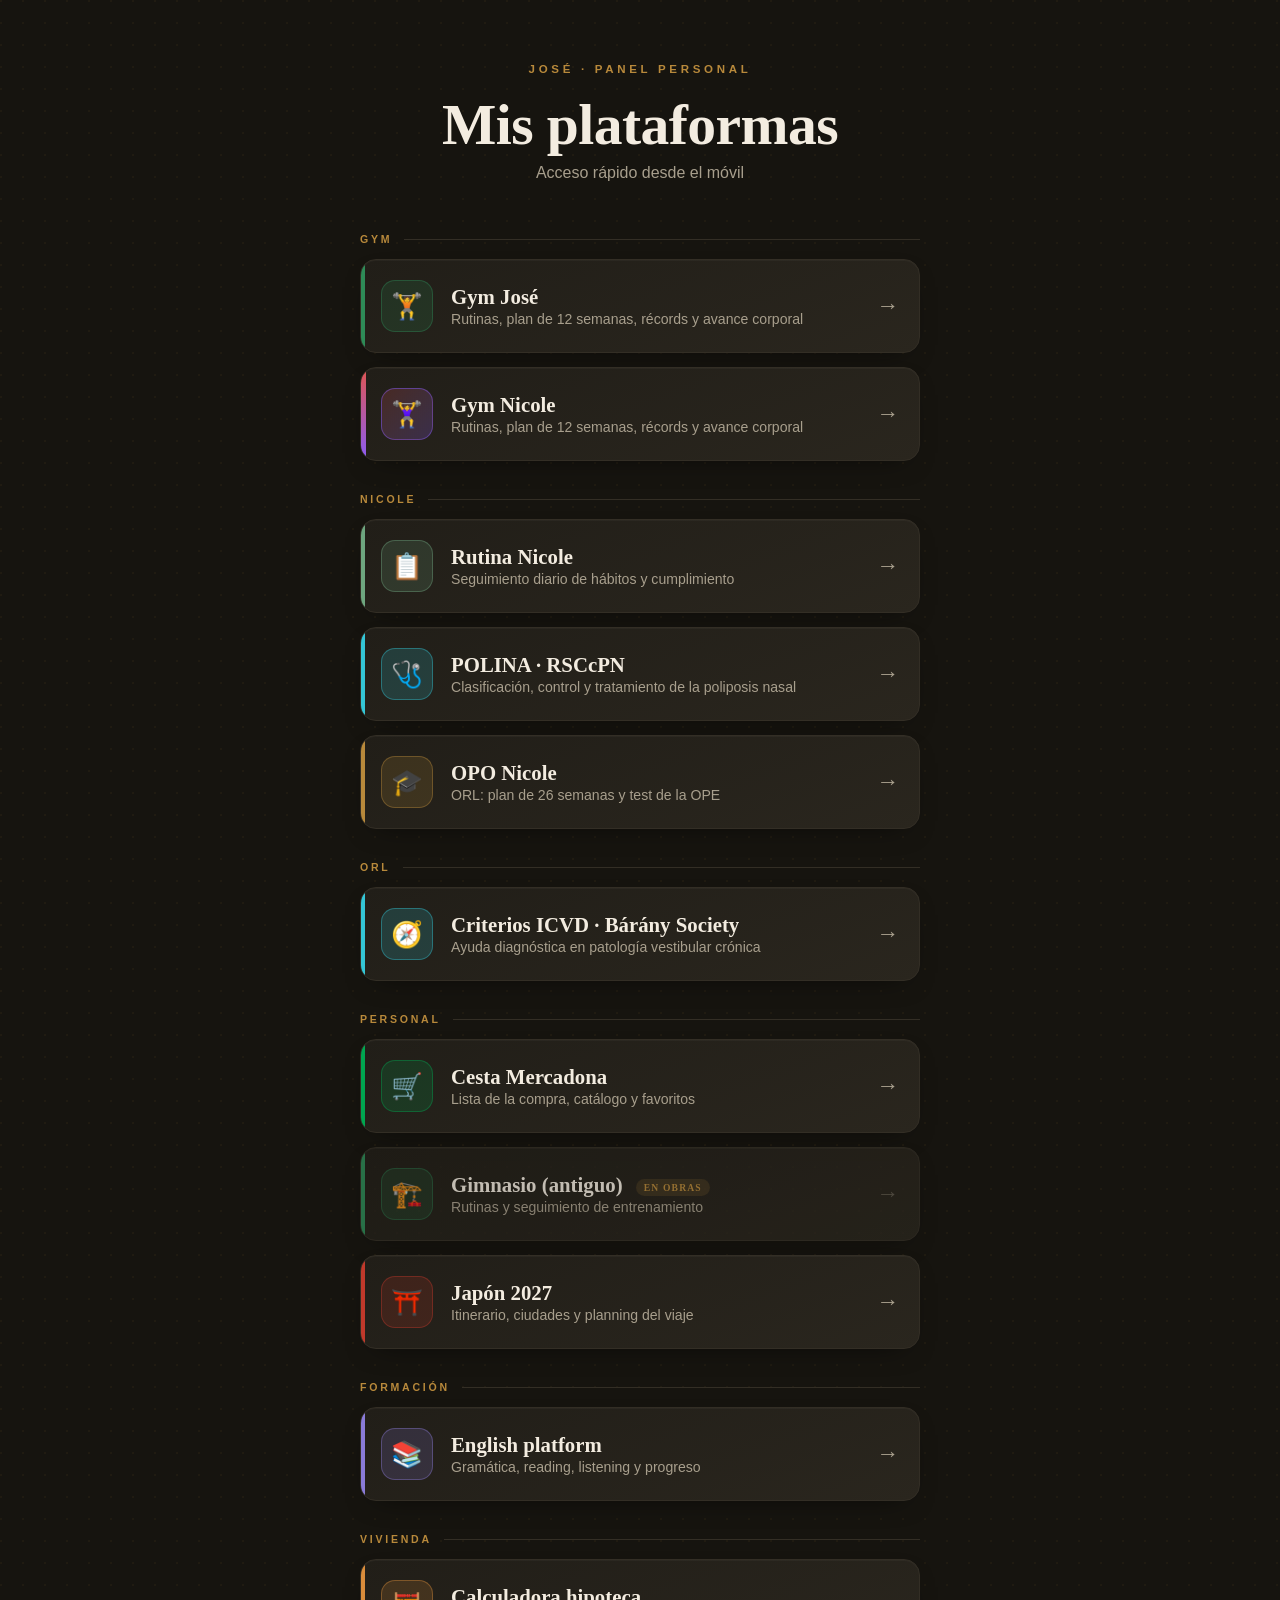
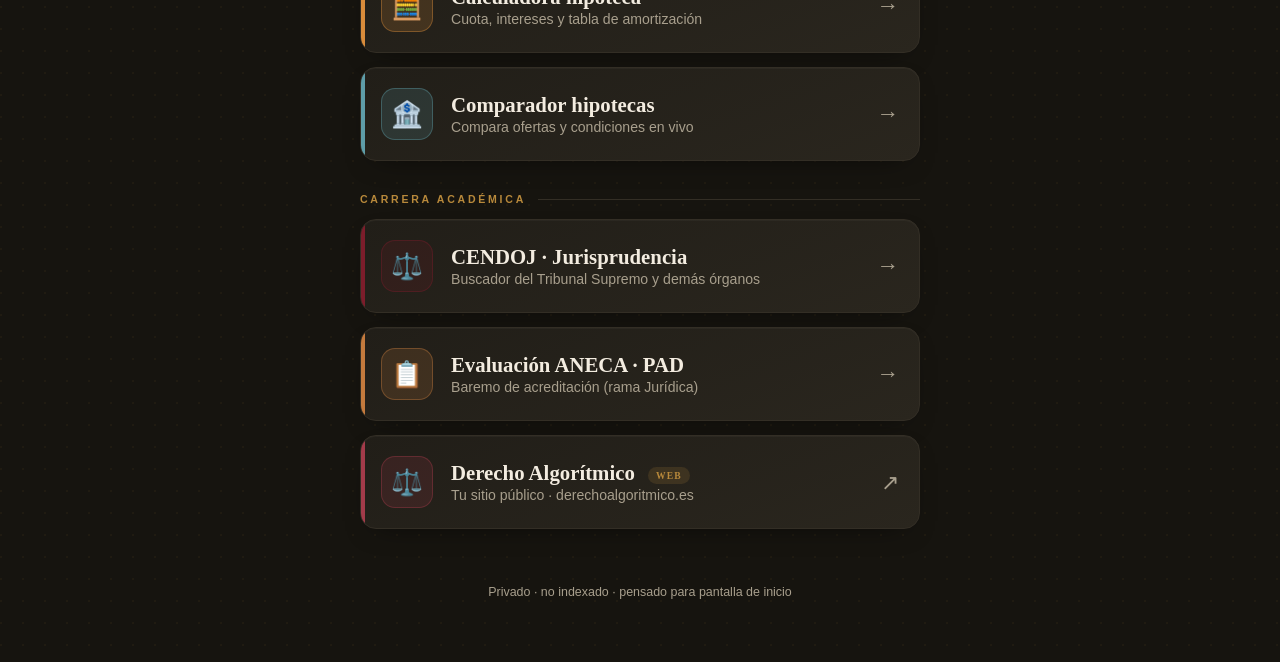
<file: index.html>
<!DOCTYPE html>
<html lang="es">
<head>
<meta charset="UTF-8">
<meta name="viewport" content="width=device-width, initial-scale=1.0">
<meta name="robots" content="noindex, nofollow">
<meta name="theme-color" content="#211f1b">
<link rel="apple-touch-icon" href="icon.png">
<title>Mis plataformas</title>
<style>
:root{
  --bg:#16140f; --panel:#211e18; --panel2:#2a261e; --ink:#f3ece0; --muted:#a89f8d;
  --line:#332e25; --red:#c0392b; --green:#2e8b57; --gold:#b8893b;
  --serif:"Iowan Old Style","Palatino Linotype",Palatino,Georgia,serif;
  --sans:-apple-system,BlinkMacSystemFont,"Segoe UI",Roboto,Helvetica,Arial,sans-serif;
}
*{box-sizing:border-box;margin:0;padding:0}
html{scroll-behavior:smooth}
body{font-family:var(--sans);background:var(--bg);color:var(--ink);min-height:100dvh;
  display:flex;flex-direction:column;align-items:center;padding:7vh 22px;
  background-image:radial-gradient(circle at 1px 1px, rgba(184,137,59,.06) 1px, transparent 0);background-size:22px 22px;}
.wrap{width:100%;max-width:560px}
header{text-align:center;margin-bottom:clamp(2rem,5vw,3.2rem)}
.kicker{font-size:.72rem;letter-spacing:.32em;text-transform:uppercase;color:var(--gold);font-weight:600}
h1{font-family:var(--serif);font-size:clamp(2.4rem,8vw,3.6rem);line-height:1.05;margin:.35em 0 .15em;font-weight:600;letter-spacing:-.01em}
.sub{color:var(--muted);font-size:1rem}
.grid{display:grid;gap:14px}
.group{display:flex;align-items:center;gap:12px;margin-top:18px;
  color:var(--gold);font-size:.66rem;letter-spacing:.26em;text-transform:uppercase;font-weight:600}
.group:first-child{margin-top:0}
.group::after{content:"";flex:1;height:1px;background:var(--line)}
.card{position:relative;display:flex;align-items:center;gap:18px;padding:20px 20px;border-radius:16px;
  background:linear-gradient(160deg,var(--panel),var(--panel2));border:1px solid var(--line);
  text-decoration:none;color:inherit;overflow:hidden;
  box-shadow:0 1px 0 rgba(255,255,255,.03) inset,0 10px 30px -18px rgba(0,0,0,.8);
  transition:transform .25s cubic-bezier(.16,1,.3,1),border-color .25s,box-shadow .25s}
.card::before{content:"";position:absolute;left:0;top:0;bottom:0;width:4px;background:var(--accent)}
.card--nicole::before{width:5px;background:linear-gradient(180deg,#e0554f,#8b5cf6)}
.card--nicole .ico{background:linear-gradient(135deg,color-mix(in srgb,#e0554f 20%,transparent),color-mix(in srgb,#8b5cf6 22%,transparent));border-color:color-mix(in srgb,#8b5cf6 45%,transparent)}
.card:hover{transform:translateY(-3px);border-color:var(--accent);box-shadow:0 1px 0 rgba(255,255,255,.05) inset,0 18px 40px -20px rgba(0,0,0,.9)}
.card:focus-visible{outline:2px solid var(--accent);outline-offset:3px}
.ico{flex:0 0 auto;width:52px;height:52px;border-radius:14px;display:grid;place-items:center;font-size:1.6rem;
  background:color-mix(in srgb,var(--accent) 18%,transparent);border:1px solid color-mix(in srgb,var(--accent) 40%,transparent)}
.tx{flex:1 1 auto;min-width:0}
.tx h2{font-family:var(--serif);font-size:1.3rem;font-weight:600;margin-bottom:2px}
.tx p{color:var(--muted);font-size:.88rem}
.arrow{color:var(--muted);font-size:1.4rem;transition:transform .25s,color .25s}
.card:hover .arrow{transform:translateX(4px);color:var(--accent)}
.tag{display:inline-block;margin-left:8px;font-size:.6rem;letter-spacing:.12em;text-transform:uppercase;
  padding:3px 8px;border-radius:999px;background:color-mix(in srgb,var(--gold) 16%,transparent);color:var(--gold);vertical-align:middle}
.card.soon{opacity:.78}
.card.soon .arrow{opacity:.4}
footer{margin-top:clamp(2.2rem,6vw,3.5rem);color:var(--muted);font-size:.78rem;text-align:center}
@media(prefers-reduced-motion:reduce){*{transition:none!important}}
</style>
</head>
<body>
<div class="wrap">
  <header>
    <div class="kicker">José · Panel personal</div>
    <h1>Mis plataformas</h1>
    <p class="sub">Acceso rápido desde el móvil</p>
  </header>

  <nav class="grid">

    <div class="group">GYM</div>

    <a class="card" style="--accent:var(--green)" href="gym-jose/">
      <span class="ico">🏋️</span>
      <span class="tx">
        <h2>Gym José</h2>
        <p>Rutinas, plan de 12 semanas, récords y avance corporal</p>
      </span>
      <span class="arrow">→</span>
    </a>

    <a class="card card--nicole" style="--accent:#8b5cf6" href="gym-nicole/">
      <span class="ico">🏋️‍♀️</span>
      <span class="tx">
        <h2>Gym Nicole</h2>
        <p>Rutinas, plan de 12 semanas, récords y avance corporal</p>
      </span>
      <span class="arrow">→</span>
    </a>

    <div class="group">Nicole</div>

    <a class="card" style="--accent:#6ea67f" href="rutina/">
      <span class="ico">📋</span>
      <span class="tx">
        <h2>Rutina Nicole</h2>
        <p>Seguimiento diario de hábitos y cumplimiento</p>
      </span>
      <span class="arrow">→</span>
    </a>

    <a class="card" style="--accent:#34c6d6" href="polina/">
      <span class="ico">🩺</span>
      <span class="tx">
        <h2>POLINA · RSCcPN</h2>
        <p>Clasificación, control y tratamiento de la poliposis nasal</p>
      </span>
      <span class="arrow">→</span>
    </a>

    <a class="card" style="--accent:#b8893b" href="opo-nicole/">
      <span class="ico">🎓</span>
      <span class="tx">
        <h2>OPO Nicole</h2>
        <p>ORL: plan de 26 semanas y test de la OPE</p>
      </span>
      <span class="arrow">→</span>
    </a>

    <div class="group">ORL</div>

    <a class="card" style="--accent:#34c6d6" href="vestibular/">
      <span class="ico">🧭</span>
      <span class="tx">
        <h2>Criterios ICVD · Bárány Society</h2>
        <p>Ayuda diagnóstica en patología vestibular crónica</p>
      </span>
      <span class="arrow">→</span>
    </a>

    <div class="group">Personal</div>

    <a class="card" style="--accent:#00a650" href="mercadona/">
      <span class="ico">🛒</span>
      <span class="tx">
        <h2>Cesta Mercadona</h2>
        <p>Lista de la compra, catálogo y favoritos</p>
      </span>
      <span class="arrow">→</span>
    </a>

    <a class="card soon" style="--accent:var(--green)" href="gym/">
      <span class="ico">🏗️</span>
      <span class="tx">
        <h2>Gimnasio (antiguo) <span class="tag">En obras</span></h2>
        <p>Rutinas y seguimiento de entrenamiento</p>
      </span>
      <span class="arrow">→</span>
    </a>

    <a class="card" style="--accent:var(--red)" href="japon/">
      <span class="ico">⛩️</span>
      <span class="tx">
        <h2>Japón 2027</h2>
        <p>Itinerario, ciudades y planning del viaje</p>
      </span>
      <span class="arrow">→</span>
    </a>

    <div class="group">Formación</div>

    <a class="card" style="--accent:#8a7bd8" href="english/">
      <span class="ico">📚</span>
      <span class="tx">
        <h2>English platform</h2>
        <p>Gramática, reading, listening y progreso</p>
      </span>
      <span class="arrow">→</span>
    </a>

    <div class="group">Vivienda</div>

    <a class="card" style="--accent:#d98c3b" href="calc/">
      <span class="ico">🧮</span>
      <span class="tx">
        <h2>Calculadora hipoteca</h2>
        <p>Cuota, intereses y tabla de amortización</p>
      </span>
      <span class="arrow">→</span>
    </a>

    <a class="card" style="--accent:#5e9da8" href="hipotecas/">
      <span class="ico">🏦</span>
      <span class="tx">
        <h2>Comparador hipotecas</h2>
        <p>Compara ofertas y condiciones en vivo</p>
      </span>
      <span class="arrow">→</span>
    </a>

    <div class="group">Carrera académica</div>

    <a class="card" style="--accent:#7c1d2b" href="cendoj/">
      <span class="ico">⚖️</span>
      <span class="tx">
        <h2>CENDOJ · Jurisprudencia</h2>
        <p>Buscador del Tribunal Supremo y demás órganos</p>
      </span>
      <span class="arrow">→</span>
    </a>

    <a class="card" style="--accent:#c47a3d" href="aneca/">
      <span class="ico">📋</span>
      <span class="tx">
        <h2>Evaluación ANECA · PAD</h2>
        <p>Baremo de acreditación (rama Jurídica)</p>
      </span>
      <span class="arrow">→</span>
    </a>

    <a class="card" style="--accent:#a33b4a" href="https://www.derechoalgoritmico.es" target="_blank" rel="noopener">
      <span class="ico">⚖️</span>
      <span class="tx">
        <h2>Derecho Algorítmico <span class="tag">web</span></h2>
        <p>Tu sitio público · derechoalgoritmico.es</p>
      </span>
      <span class="arrow">↗</span>
    </a>

  </nav>

  <footer>Privado · no indexado · pensado para pantalla de inicio</footer>
</div>
</body>
</html>
</file>
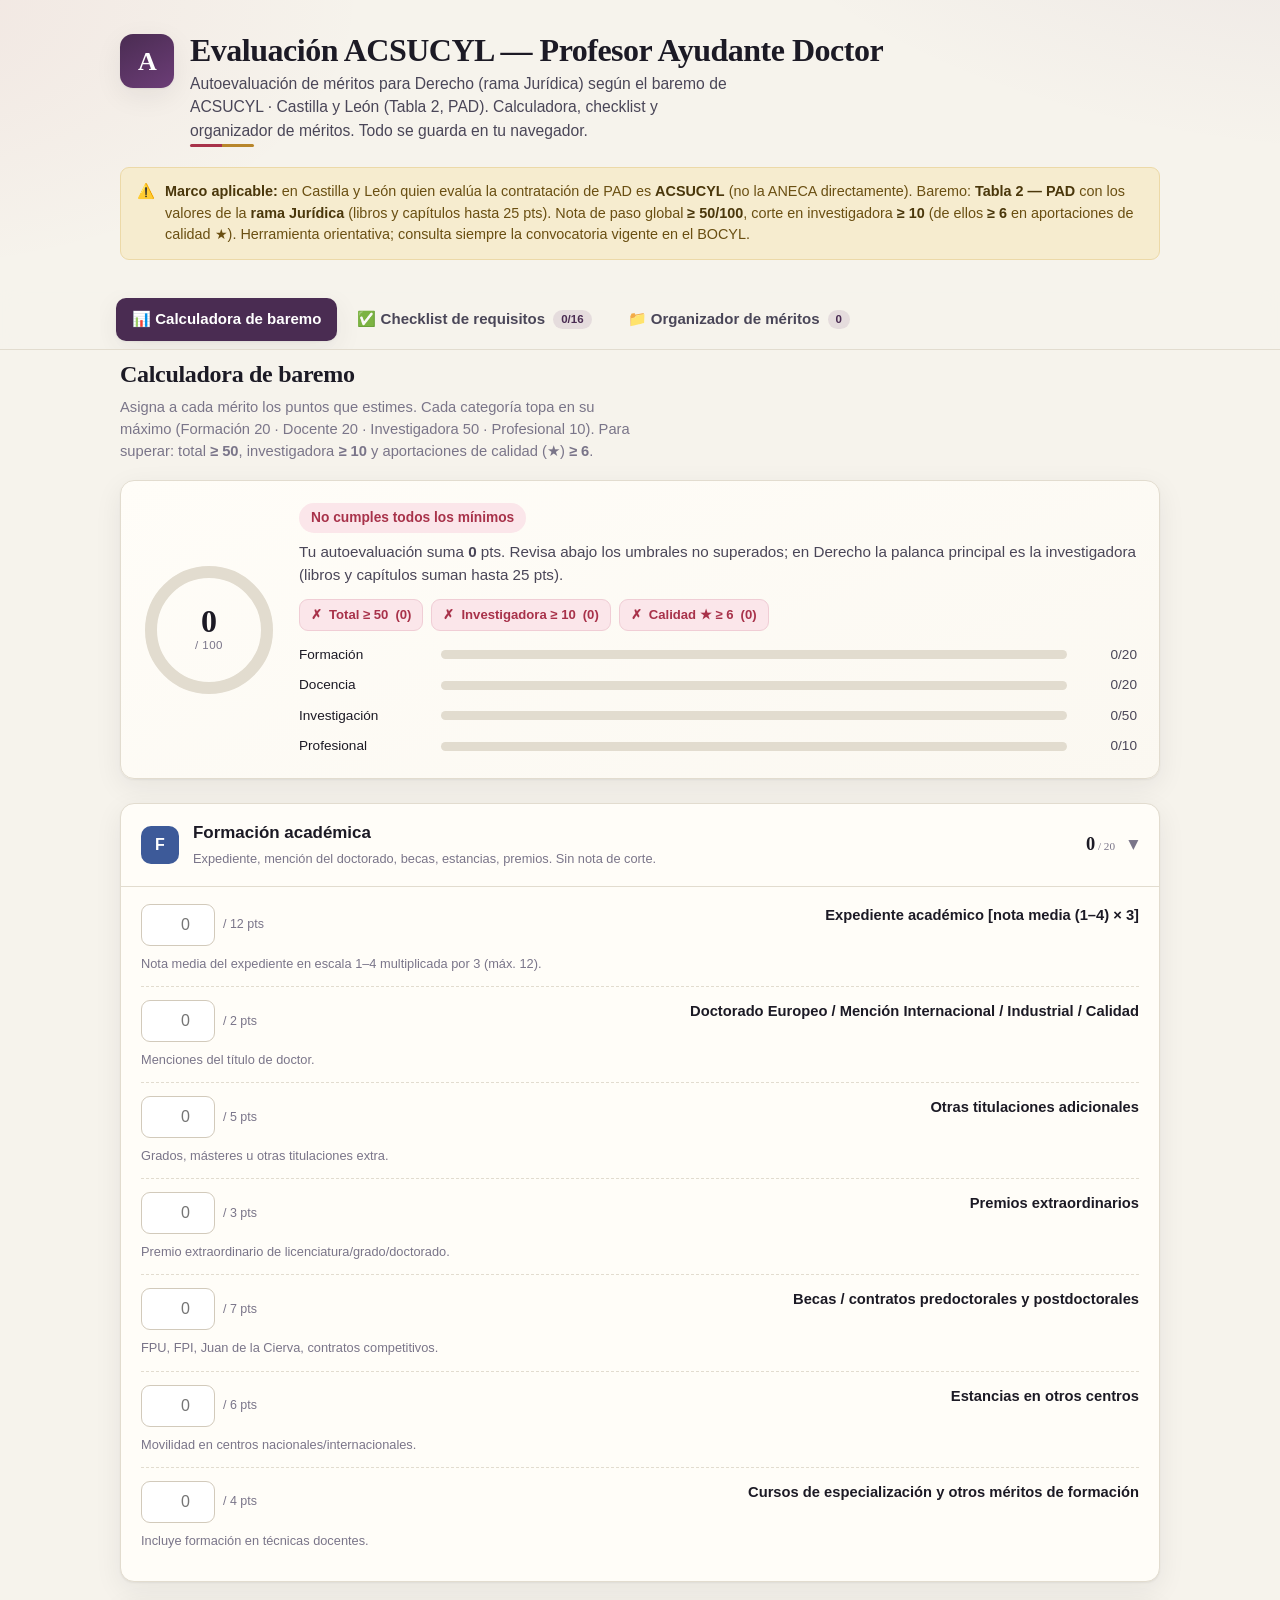
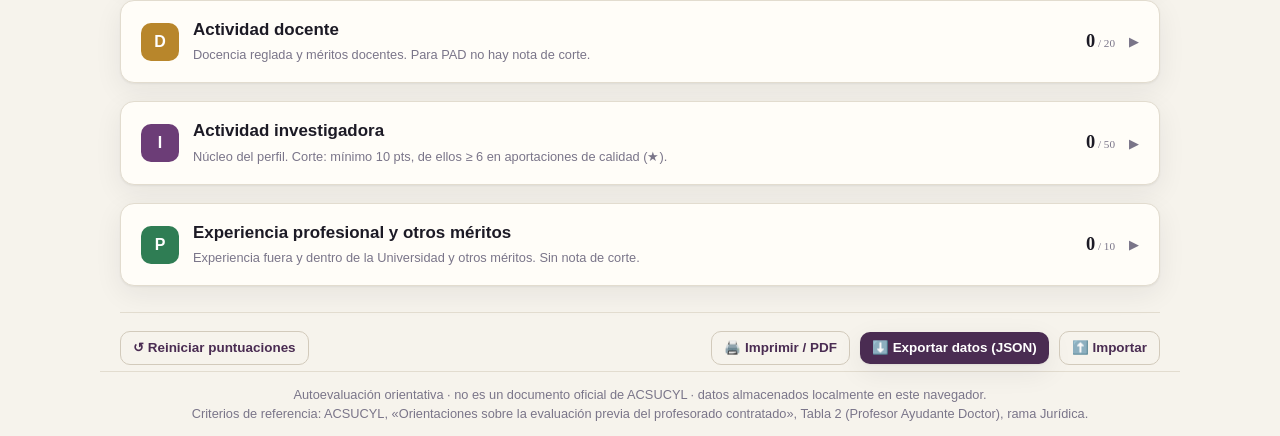
<file: aneca/index.html>
<!doctype html>
<html lang="es">
<head>
<meta charset="utf-8">
<meta name="viewport" content="width=device-width, initial-scale=1">
<title>Evaluación ANECA · Profesor Ayudante Doctor</title>
<style>
:root{
  --paper:#f6f3ec;
  --paper-2:#fffdf8;
  --ink:#1c1a25;
  --ink-soft:#4a4658;
  --muted:#7a7589;
  --line:#e2dccf;
  --line-2:#d2cabb;
  --plum:#4a2c52;
  --plum-2:#6c3d77;
  --accent:#a8324a;
  --accent-soft:#c9536b;
  --gold:#b8862b;
  --green:#2f7d54;
  --green-soft:#e3f1e8;
  --amber:#b8862b;
  --amber-soft:#f6eccf;
  --shadow:0 1px 2px rgba(28,26,37,.06),0 8px 28px rgba(28,26,37,.07);
  --shadow-lg:0 18px 60px rgba(28,26,37,.14);
  --radius:14px;
  --radius-s:9px;
  --serif:"Iowan Old Style","Palatino Linotype",Palatino,Georgia,"Times New Roman",serif;
  --sans:-apple-system,BlinkMacSystemFont,"Segoe UI",Roboto,Helvetica,Arial,sans-serif;
}
*{box-sizing:border-box}
html{scroll-behavior:smooth}
body{
  margin:0;font-family:var(--sans);color:var(--ink);
  background:
    radial-gradient(1200px 600px at 110% -10%,rgba(108,61,119,.10),transparent 60%),
    radial-gradient(900px 500px at -10% 0%,rgba(168,50,74,.07),transparent 55%),
    var(--paper);
  line-height:1.5;-webkit-font-smoothing:antialiased;
}
.wrap{max-width:1080px;margin:0 auto;padding:0 20px}

/* Header */
header.site{padding:34px 0 8px}
.brand{display:flex;align-items:flex-start;gap:16px;flex-wrap:wrap}
.crest{
  flex:0 0 auto;width:54px;height:54px;border-radius:13px;
  background:linear-gradient(150deg,var(--plum),var(--plum-2));
  color:#fff;display:grid;place-items:center;font-family:var(--serif);
  font-size:26px;font-weight:600;box-shadow:var(--shadow);letter-spacing:-1px;
}
.brand h1{font-family:var(--serif);font-weight:600;font-size:clamp(1.5rem,1rem+2.2vw,2.3rem);
  margin:0;letter-spacing:-.5px;line-height:1.05}
.brand .sub{color:var(--ink-soft);margin:4px 0 0;font-size:.98rem;max-width:62ch}
.flag{height:3px;border-radius:3px;margin-top:2px;width:64px;
  background:linear-gradient(90deg,var(--accent) 0 50%,var(--gold) 50% 100%)}

.notice{
  margin:20px 0 4px;padding:13px 16px;border-radius:var(--radius-s);
  background:var(--amber-soft);border:1px solid #ecd9a8;color:#6a4f12;
  font-size:.9rem;display:flex;gap:10px;align-items:flex-start}
.notice b{color:#4a370b}

/* Tabs */
nav.tabs{position:sticky;top:0;z-index:30;background:rgba(246,243,236,.82);
  backdrop-filter:blur(10px);border-bottom:1px solid var(--line);margin-top:18px}
.tabs-inner{display:flex;gap:4px;max-width:1080px;margin:0 auto;padding:8px 16px;
  overflow-x:auto;scrollbar-width:none}
.tabs-inner::-webkit-scrollbar{display:none}
.tab{appearance:none;border:0;background:transparent;font:inherit;cursor:pointer;
  padding:10px 16px;border-radius:10px;color:var(--ink-soft);font-weight:600;
  font-size:.94rem;white-space:nowrap;display:flex;align-items:center;gap:8px;
  transition:background .15s,color .15s}
.tab:hover{background:rgba(108,61,119,.08);color:var(--plum)}
.tab[aria-selected="true"]{background:var(--plum);color:#fff;box-shadow:var(--shadow)}
.tab .pill{font-size:.72rem;background:rgba(255,255,255,.22);padding:1px 8px;border-radius:20px}
.tab[aria-selected="false"] .pill{background:rgba(108,61,119,.12);color:var(--plum)}

main{padding:26px 0 90px}
.panel{display:none;animation:rise .35s ease}
.panel.active{display:block}
@keyframes rise{from{opacity:0;transform:translateY(8px)}to{opacity:1;transform:none}}

.section-head{display:flex;align-items:baseline;justify-content:space-between;gap:14px;flex-wrap:wrap;margin:6px 0 18px}
.section-head h2{font-family:var(--serif);font-weight:600;font-size:1.5rem;margin:0;letter-spacing:-.3px}
.section-head p{margin:4px 0 0;color:var(--muted);font-size:.92rem;max-width:64ch}

/* Dashboard / score */
.scoreboard{display:grid;grid-template-columns:auto 1fr;gap:24px;align-items:center;
  background:linear-gradient(160deg,var(--paper-2),#fbf8f1);border:1px solid var(--line);
  border-radius:var(--radius);padding:22px;box-shadow:var(--shadow);margin-bottom:24px}
.ring{position:relative;width:132px;height:132px;flex:0 0 auto}
.ring svg{transform:rotate(-90deg)}
.ring .label{position:absolute;inset:0;display:grid;place-content:center;text-align:center}
.ring .num{font-family:var(--serif);font-size:2rem;font-weight:600;line-height:1}
.ring .of{font-size:.72rem;color:var(--muted);letter-spacing:.04em;text-transform:uppercase}
.verdict{font-size:.95rem}
.verdict .tag{display:inline-flex;align-items:center;gap:7px;font-weight:700;
  padding:5px 12px;border-radius:30px;font-size:.86rem;margin-bottom:8px}
.tag.ok{background:var(--green-soft);color:var(--green)}
.tag.no{background:#fbe6ea;color:var(--accent)}
.verdict .threshold{color:var(--ink-soft)}
.gates{display:flex;flex-wrap:wrap;gap:8px;margin-top:12px}
.gate{display:inline-flex;align-items:center;gap:7px;font-size:.82rem;font-weight:600;
  padding:5px 11px;border-radius:9px;border:1px solid var(--line)}
.gate.pass{background:var(--green-soft);color:var(--green);border-color:#cfe6d6}
.gate.fail{background:#fbe6ea;color:var(--accent);border-color:#f0cdd5}
.gate .ic{font-weight:800}
.dimbars{display:grid;gap:10px;margin-top:14px}
.dimbar{display:grid;grid-template-columns:130px 1fr auto;gap:12px;align-items:center;font-size:.85rem}
.dimbar .track{height:9px;border-radius:6px;background:var(--line);overflow:hidden}
.dimbar .fill{height:100%;border-radius:6px;transition:width .4s cubic-bezier(.16,1,.3,1)}
.dimbar .v{font-variant-numeric:tabular-nums;color:var(--ink-soft);min-width:58px;text-align:right}

/* Cards */
.dim{background:var(--paper-2);border:1px solid var(--line);border-radius:var(--radius);
  margin-bottom:18px;overflow:hidden;box-shadow:var(--shadow)}
.dim > summary{list-style:none;cursor:pointer;padding:16px 20px;display:flex;align-items:center;
  gap:14px;user-select:none}
.dim > summary::-webkit-details-marker{display:none}
.dim .chip{width:38px;height:38px;border-radius:10px;flex:0 0 auto;display:grid;place-items:center;
  color:#fff;font-weight:700;font-size:1rem}
.dim .title{flex:1;min-width:0}
.dim .title h3{margin:0;font-size:1.06rem;font-weight:700}
.dim .title small{color:var(--muted);font-size:.8rem}
.dim .dscore{font-family:var(--serif);font-size:1.15rem;font-weight:600;font-variant-numeric:tabular-nums}
.dim .dscore small{font-size:.7rem;color:var(--muted);font-weight:400}
.dim .caret{color:var(--muted);transition:transform .2s;font-size:.8rem}
.dim[open] .caret{transform:rotate(90deg)}
.dim .body{padding:4px 20px 18px;border-top:1px solid var(--line)}
.item{display:grid;grid-template-columns:1fr auto;gap:6px 16px;padding:13px 0;border-bottom:1px dashed var(--line)}
.item:last-child{border-bottom:0}
.item .lab{font-size:.92rem;font-weight:600}
.item .hint{grid-column:1;color:var(--muted);font-size:.8rem;margin-top:2px;max-width:60ch}
.item .ctrl{grid-row:1/3;align-self:center;display:flex;align-items:center;gap:8px}
.item input[type=number]{width:74px;padding:8px 9px;border:1px solid var(--line-2);border-radius:9px;
  font:inherit;text-align:right;background:#fff;font-variant-numeric:tabular-nums}
.item input[type=number]:focus{outline:2px solid var(--plum-2);outline-offset:1px;border-color:var(--plum-2)}
.item .max{font-size:.78rem;color:var(--muted);white-space:nowrap;min-width:46px}

/* Checklist */
.cl-group{margin-bottom:22px}
.cl-group h3{font-family:var(--serif);font-size:1.12rem;margin:0 0 4px;display:flex;align-items:center;gap:10px}
.cl-group h3 .gp{font-size:.74rem;font-weight:600;color:var(--muted);font-family:var(--sans)}
.cl{list-style:none;margin:8px 0 0;padding:0;display:grid;gap:8px}
.cl li{display:flex;gap:13px;align-items:flex-start;background:var(--paper-2);border:1px solid var(--line);
  border-radius:var(--radius-s);padding:12px 15px;transition:border-color .15s,background .15s}
.cl li:has(input:checked){background:#f1f6f2;border-color:#cfe6d6}
.cl input[type=checkbox]{appearance:none;width:21px;height:21px;border:2px solid var(--line-2);
  border-radius:6px;flex:0 0 auto;margin-top:1px;cursor:pointer;position:relative;transition:.15s;background:#fff}
.cl input[type=checkbox]:checked{background:var(--green);border-color:var(--green)}
.cl input[type=checkbox]:checked::after{content:"";position:absolute;left:6px;top:2px;width:5px;height:10px;
  border:solid #fff;border-width:0 2.5px 2.5px 0;transform:rotate(42deg)}
.cl .txt{font-size:.92rem}
.cl li:has(input:checked) .txt{color:var(--muted);text-decoration:line-through}
.cl .req{font-size:.68rem;font-weight:700;letter-spacing:.03em;padding:2px 7px;border-radius:5px;margin-left:auto;
  white-space:nowrap;align-self:flex-start}
.req.must{background:#fbe6ea;color:var(--accent)}
.req.val{background:var(--amber-soft);color:var(--amber)}

/* Organizador */
.org-form{background:var(--paper-2);border:1px solid var(--line);border-radius:var(--radius);
  padding:18px;box-shadow:var(--shadow);margin-bottom:22px}
.org-grid{display:grid;grid-template-columns:1.4fr .7fr .8fr;gap:12px}
.fld{display:flex;flex-direction:column;gap:5px}
.fld label{font-size:.78rem;font-weight:600;color:var(--ink-soft)}
.fld input,.fld select,.fld textarea{font:inherit;padding:9px 11px;border:1px solid var(--line-2);
  border-radius:9px;background:#fff;width:100%}
.fld textarea{resize:vertical;min-height:42px}
.fld input:focus,.fld select:focus,.fld textarea:focus{outline:2px solid var(--plum-2);outline-offset:1px;border-color:var(--plum-2)}
.full{grid-column:1/-1}
.btn{appearance:none;border:0;cursor:pointer;font:inherit;font-weight:600;border-radius:10px;
  padding:10px 18px;transition:filter .15s,transform .05s}
.btn:active{transform:translateY(1px)}
.btn-primary{background:var(--plum);color:#fff;box-shadow:var(--shadow)}
.btn-primary:hover{filter:brightness(1.08)}
.btn-ghost{background:transparent;color:var(--plum);border:1px solid var(--line-2)}
.btn-ghost:hover{background:rgba(108,61,119,.07)}
.btn-sm{padding:6px 12px;font-size:.84rem}
.org-list{display:grid;gap:18px}
.org-cat h4{font-family:var(--serif);font-size:1.05rem;margin:0 0 8px;display:flex;align-items:center;gap:9px}
.org-cat .dot{width:10px;height:10px;border-radius:50%}
.entry{display:flex;gap:12px;align-items:flex-start;background:var(--paper-2);border:1px solid var(--line);
  border-radius:var(--radius-s);padding:12px 14px;margin-bottom:8px}
.entry .meta{flex:1;min-width:0}
.entry .et{font-weight:600;font-size:.94rem}
.entry .ed{color:var(--ink-soft);font-size:.84rem;margin-top:2px;white-space:pre-wrap}
.entry .yr{font-variant-numeric:tabular-nums;color:var(--muted);font-size:.82rem;background:var(--paper);
  border:1px solid var(--line);padding:2px 9px;border-radius:20px;white-space:nowrap}
.entry .del{background:transparent;border:0;color:var(--muted);cursor:pointer;font-size:1.1rem;line-height:1;padding:2px 6px;border-radius:6px}
.entry .del:hover{color:var(--accent);background:#fbe6ea}
.empty{color:var(--muted);font-size:.9rem;font-style:italic;padding:18px;text-align:center;
  border:1px dashed var(--line-2);border-radius:var(--radius-s)}

/* Toolbar */
.toolbar{display:flex;gap:10px;flex-wrap:wrap;align-items:center;margin:26px 0 6px;padding-top:18px;border-top:1px solid var(--line)}
.toolbar .spacer{flex:1}
.count-note{font-size:.84rem;color:var(--muted)}
footer{color:var(--muted);font-size:.8rem;padding:30px 0;text-align:center;border-top:1px solid var(--line);margin-top:40px}
footer a{color:var(--plum-2)}

@media(max-width:720px){
  .scoreboard{grid-template-columns:1fr;text-align:center;justify-items:center}
  .dimbar{grid-template-columns:90px 1fr auto}
  .org-grid{grid-template-columns:1fr}
  .item{grid-template-columns:1fr}
  .item .ctrl{grid-row:auto;justify-content:flex-start}
}
@media print{
  nav.tabs,.toolbar,.notice,.org-form,.del,footer .noprint{display:none!important}
  .panel{display:block!important}
  body{background:#fff}
  .dim[open] .body,.dim .body{display:block}
}
</style>
</head>
<body>
<header class="site">
  <div class="wrap">
    <div class="brand">
      <div class="crest">A</div>
      <div>
        <h1>Evaluación ACSUCYL — Profesor Ayudante Doctor</h1>
        <p class="sub">Autoevaluación de méritos para Derecho (rama Jurídica) según el baremo de ACSUCYL · Castilla y León (Tabla 2, PAD). Calculadora, checklist y organizador de méritos. Todo se guarda en tu navegador.</p>
        <div class="flag"></div>
      </div>
    </div>
    <div class="notice">
      <span>⚠️</span>
      <div><b>Marco aplicable:</b> en Castilla y León quien evalúa la contratación de PAD es <b>ACSUCYL</b> (no la ANECA directamente). Baremo: <b>Tabla 2 — PAD</b> con los valores de la <b>rama Jurídica</b> (libros y capítulos hasta 25 pts). Nota de paso global <b>≥ 50/100</b>, corte en investigadora <b>≥ 10</b> (de ellos <b>≥ 6</b> en aportaciones de calidad ★). Herramienta orientativa; consulta siempre la convocatoria vigente en el BOCYL.</div>
    </div>
  </div>
</header>

<nav class="tabs" aria-label="Secciones">
  <div class="tabs-inner" role="tablist">
    <button class="tab" role="tab" aria-selected="true" data-panel="calc">📊 Calculadora de baremo</button>
    <button class="tab" role="tab" aria-selected="false" data-panel="check">✅ Checklist de requisitos <span class="pill" id="clPill">0/0</span></button>
    <button class="tab" role="tab" aria-selected="false" data-panel="org">📁 Organizador de méritos <span class="pill" id="orgPill">0</span></button>
  </div>
</nav>

<main class="wrap">
  <!-- ============ CALCULADORA ============ -->
  <section class="panel active" id="calc" role="tabpanel">
    <div class="section-head">
      <div>
        <h2>Calculadora de baremo</h2>
        <p>Asigna a cada mérito los puntos que estimes. Cada categoría topa en su máximo (Formación 20 · Docente 20 · Investigadora 50 · Profesional 10). Para superar: total <b>≥ 50</b>, investigadora <b>≥ 10</b> y aportaciones de calidad (★) <b>≥ 6</b>.</p>
      </div>
    </div>

    <div class="scoreboard">
      <div class="ring" aria-hidden="true">
        <svg width="132" height="132" viewBox="0 0 132 132">
          <circle cx="66" cy="66" r="58" fill="none" stroke="var(--line)" stroke-width="12"/>
          <circle id="ringFill" cx="66" cy="66" r="58" fill="none" stroke="var(--plum-2)" stroke-width="12"
            stroke-linecap="round" stroke-dasharray="364.4" stroke-dashoffset="364.4"/>
        </svg>
        <div class="label"><div class="num" id="ringNum">0</div><div class="of">/ 100</div></div>
      </div>
      <div class="verdict">
        <span class="tag no" id="verdictTag">No cumples todos los mínimos</span>
        <div class="threshold" id="verdictTxt"></div>
        <div class="gates" id="gates"></div>
        <div class="dimbars" id="dimbars"></div>
      </div>
    </div>

    <div id="dims"></div>

    <div class="toolbar">
      <button class="btn btn-ghost btn-sm" id="resetCalc">↺ Reiniciar puntuaciones</button>
      <span class="spacer"></span>
      <button class="btn btn-ghost btn-sm" id="printAll">🖨️ Imprimir / PDF</button>
      <button class="btn btn-primary btn-sm" id="exportJson">⬇️ Exportar datos (JSON)</button>
      <button class="btn btn-ghost btn-sm" id="importJson">⬆️ Importar</button>
      <input type="file" id="fileIn" accept="application/json" hidden>
    </div>
  </section>

  <!-- ============ CHECKLIST ============ -->
  <section class="panel" id="check" role="tabpanel">
    <div class="section-head">
      <div>
        <h2>Checklist de requisitos y documentación</h2>
        <p>Méritos y documentos que conviene tener preparados. <span class="req must" style="display:inline">Imprescindible</span> = núcleo del perfil PAD · <span class="req val" style="display:inline">Valorable</span> = suma calidad.</p>
      </div>
    </div>
    <div id="checklist"></div>
    <div class="toolbar">
      <button class="btn btn-ghost btn-sm" id="resetCheck">↺ Desmarcar todo</button>
      <span class="count-note" id="checkNote"></span>
    </div>
  </section>

  <!-- ============ ORGANIZADOR ============ -->
  <section class="panel" id="org" role="tabpanel">
    <div class="section-head">
      <div>
        <h2>Organizador de méritos / CV</h2>
        <p>Registra cada aportación una vez; quedará agrupada por categoría y lista para volcar a tu currículo ANECA. Exportable en JSON.</p>
      </div>
    </div>

    <form class="org-form" id="orgForm">
      <div class="org-grid">
        <div class="fld full">
          <label for="oTitle">Título / referencia del mérito *</label>
          <input id="oTitle" required placeholder="Ej.: «Datos de salud e IA», Revista X, vol. 12, JCR Q1">
        </div>
        <div class="fld">
          <label for="oCat">Categoría</label>
          <select id="oCat"></select>
        </div>
        <div class="fld">
          <label for="oYear">Año</label>
          <input id="oYear" inputmode="numeric" placeholder="2025">
        </div>
        <div class="fld">
          <label for="oDim">Dimensión</label>
          <select id="oDim">
            <option value="investigacion">Investigación</option>
            <option value="docencia">Docencia</option>
            <option value="transferencia">Transferencia</option>
            <option value="gestion">Gestión</option>
          </select>
        </div>
        <div class="fld full">
          <label for="oDetail">Detalle (autoría, indexación, financiación, rol…)</label>
          <textarea id="oDetail" placeholder="Coautoría 2/4 · DOI · proyecto financiado por…"></textarea>
        </div>
      </div>
      <div style="margin-top:14px;display:flex;gap:10px;flex-wrap:wrap">
        <button type="submit" class="btn btn-primary">+ Añadir mérito</button>
        <button type="button" class="btn btn-ghost" id="orgExport">⬇️ Exportar CV (JSON)</button>
        <button type="button" class="btn btn-ghost" id="orgPrint">🖨️ Imprimir relación</button>
      </div>
    </form>

    <div class="org-list" id="orgList"></div>
  </section>
</main>

<footer class="wrap">
  <p>Autoevaluación orientativa · no es un documento oficial de ACSUCYL · datos almacenados localmente en este navegador.<br>
  Criterios de referencia: ACSUCYL, «Orientaciones sobre la evaluación previa del profesorado contratado», Tabla 2 (Profesor Ayudante Doctor), rama Jurídica.</p>
</footer>

<script>
//============================ DATA MODEL ============================
const DIMS = [
  {id:"formacion",label:"Formación académica",short:"Formación",max:20,color:"#3d5a99",
    note:"Expediente, mención del doctorado, becas, estancias, premios. Sin nota de corte.",
    items:[
      {id:"fa_exp",lab:"Expediente académico [nota media (1–4) × 3]",hint:"Nota media del expediente en escala 1–4 multiplicada por 3 (máx. 12).",max:12},
      {id:"fa_doc",lab:"Doctorado Europeo / Mención Internacional / Industrial / Calidad",hint:"Menciones del título de doctor.",max:2},
      {id:"fa_tit",lab:"Otras titulaciones adicionales",hint:"Grados, másteres u otras titulaciones extra.",max:5},
      {id:"fa_prem",lab:"Premios extraordinarios",hint:"Premio extraordinario de licenciatura/grado/doctorado.",max:3},
      {id:"fa_becas",lab:"Becas / contratos predoctorales y postdoctorales",hint:"FPU, FPI, Juan de la Cierva, contratos competitivos.",max:7},
      {id:"fa_estancias",lab:"Estancias en otros centros",hint:"Movilidad en centros nacionales/internacionales.",max:6},
      {id:"fa_cursos",lab:"Cursos de especialización y otros méritos de formación",hint:"Incluye formación en técnicas docentes.",max:4},
    ]},
  {id:"docencia",label:"Actividad docente",short:"Docencia",max:20,color:"#b8862b",
    note:"Docencia reglada y méritos docentes. Para PAD no hay nota de corte.",
    items:[
      {id:"do_pod",lab:"Actividad docente reglada (POD)",hint:"Docencia teórica reglada según POD/hoja de servicios, por créditos. El subapartado llega a 35, pero la categoría topa en 20.",max:35},
      {id:"do_otra",lab:"Otra actividad docente reglada (certificada)",hint:"Docencia certificada por Centro o Departamento, no recogida en POD.",max:10},
      {id:"do_eval",lab:"Evaluación de la actividad docente",hint:"Programa Docentia u otra evaluación favorable.",max:3},
      {id:"do_innov",lab:"Proyectos de innovación docente",hint:"Financiados en convocatorias públicas.",max:2},
      {id:"do_mat",lab:"Publicaciones pedagógicas y material didáctico",hint:"Manuales y materiales docentes.",max:4},
      {id:"do_tfg",lab:"Dirección de PFC, TFG y TFM",hint:"Tutorización de trabajos fin de grado/máster.",max:3},
      {id:"do_otros",lab:"Otros méritos de la actividad docente",hint:"Ponencias en seminarios de formación docente, etc.",max:4},
    ]},
  {id:"investigacion",label:"Actividad investigadora",short:"Investigación",max:50,color:"#6c3d77",
    note:"Núcleo del perfil. Corte: mínimo 10 pts, de ellos ≥ 6 en aportaciones de calidad (★).",
    items:[
      {id:"in_rev",lab:"★ Publicaciones científicas en revistas periódicas",hint:"Artículos indexados (JCR/SSCI, Scopus, Dialnet Métricas, sello FECYT). Cuenta para el mínimo de calidad.",max:35,cal:true},
      {id:"in_art",lab:"★ Resultados de creatividad artística",hint:"Poco habitual en Derecho. Cuenta para el mínimo de calidad.",max:20,cal:true},
      {id:"in_libros",lab:"★ Libros y capítulos en libros (editoriales de prestigio, SPI)",hint:"En la rama Jurídica hasta 25 pts — clave en Derecho: monografías y capítulos pesan casi como los artículos. Cuenta para el mínimo de calidad.",max:25,cal:true},
      {id:"in_pat",lab:"★ Patentes en explotación",hint:"Cuenta para el mínimo de calidad.",max:10,cal:true},
      {id:"in_cong",lab:"Comunicaciones a congresos",hint:"Internacionales con comité; ponencias invitadas valen más.",max:5},
      {id:"in_proy",lab:"Participación y dirección de proyectos de I+D+i",hint:"Convocatorias competitivas; valora rol e IP.",max:8},
      {id:"in_contr",lab:"Contratos y transferencia de resultados",hint:"Contratos art. 83 de I+D+i con entidades.",max:6},
      {id:"in_tesis",lab:"Dirección de tesis doctorales",hint:"Dirección o codirección de tesis.",max:5},
      {id:"in_otros",lab:"Otros méritos de la actividad investigadora",hint:"Sexenios, evaluación, redes de investigación, etc.",max:8},
    ]},
  {id:"profesional",label:"Experiencia profesional y otros méritos",short:"Profesional",max:10,color:"#2f7d54",
    note:"Experiencia fuera y dentro de la Universidad y otros méritos. Sin nota de corte.",
    items:[
      {id:"pr_fuera",lab:"Experiencia profesional y de gestión fuera de la Universidad",hint:"Ejercicio profesional del Derecho (abogacía, asesoría jurídica, etc.).",max:10},
      {id:"pr_gest",lab:"Experiencia de gestión en la Universidad",hint:"Cargos y comisiones universitarias.",max:3},
      {id:"pr_otros",lab:"Otros méritos (premios; editor técnico de revistas, etc.)",hint:"Edición técnica (no científica) de revistas, premios, etc.",max:5},
    ]},
];
const THRESHOLD = 50;      // nota de paso global (sobre 100)
const INV_CORTE = 10;      // corte en actividad investigadora
const INV_CAL_CORTE = 6;   // mínimo en aportaciones de calidad (★)

const CHECKLIST = [
  {group:"Requisito previo",items:[
    {id:"c_doc",txt:"Título de Doctor/a obtenido (requisito imprescindible de acceso)",req:"must"},
    {id:"c_cvn",txt:"CV en el modelo normalizado de ACSUCYL, con la fecha de inicio del cómputo investigador fijada",req:"must"},
  ]},
  {group:"Formación académica",items:[
    {id:"c_exp",txt:"Certificación académica con la nota media del expediente (escala 1–4)",req:"must"},
    {id:"c_menc",txt:"Acreditación de mención del doctorado (Internacional/Europeo/Industrial), si procede",req:"val"},
    {id:"c_becas",txt:"Justificantes de becas/contratos pre y postdoctorales y de estancias",req:"val"},
  ]},
  {group:"Actividad investigadora (núcleo)",items:[
    {id:"c_rev",txt:"Publicaciones en revistas con indicios de calidad (cuartil JCR/SSCI, Scopus, Dialnet Métricas, sello FECYT)",req:"must"},
    {id:"c_libros",txt:"Libros/capítulos con editorial e indicio SPI (clave en Derecho: hasta 25 pts)",req:"must"},
    {id:"c_calidad",txt:"Comprobado que sumas ≥ 10 pts en investigadora y ≥ 6 en aportaciones de calidad (★)",req:"must"},
    {id:"c_proy",txt:"Justificantes de proyectos I+D+i competitivos y rol desempeñado",req:"val"},
    {id:"c_orcid",txt:"Perfil ORCID / Dialnet / Scopus actualizado con identificadores",req:"val"},
  ]},
  {group:"Actividad docente",items:[
    {id:"c_pod",txt:"Certificado de docencia reglada (POD/hoja de servicios) con créditos impartidos",req:"val"},
    {id:"c_docentia",txt:"Informes de evaluación docente (Docentia) favorables, si los tienes",req:"val"},
  ]},
  {group:"Experiencia profesional y otros",items:[
    {id:"c_prof",txt:"Acreditación de ejercicio profesional del Derecho y/o de gestión universitaria",req:"val"},
  ]},
  {group:"Antes de presentar",items:[
    {id:"c_just",txt:"Cada mérito con su justificante digitalizado y correctamente nombrado",req:"must"},
    {id:"c_bocyl",txt:"Convocatoria vigente y plazos comprobados en el BOCYL",req:"must"},
    {id:"c_reg",txt:"Solicitud por el Registro Electrónico de ACSUCYL (única vía)",req:"must"},
  ]},
];

const ORG_CATS = [
  {id:"publicaciones",label:"Publicaciones",color:"#6c3d77"},
  {id:"proyectos",label:"Proyectos de investigación",color:"#8a3f86"},
  {id:"congresos",label:"Congresos y conferencias",color:"#a8324a"},
  {id:"estancias",label:"Estancias y movilidad",color:"#c9536b"},
  {id:"docencia",label:"Docencia",color:"#b8862b"},
  {id:"tesis",label:"Tesis / TFM dirigidos",color:"#9a6b1f"},
  {id:"transferencia",label:"Transferencia",color:"#2f7d54"},
  {id:"gestion",label:"Gestión y otros",color:"#4a4658"},
  {id:"formacion",label:"Formación académica",color:"#3d5a99"},
];

//============================ STATE ============================
const KEY="aneca_pad_v1";
const blank={calc:{},check:{},org:[]};
let S=load();
function load(){try{return Object.assign(structuredClone(blank),JSON.parse(localStorage.getItem(KEY))||{})}catch(e){return structuredClone(blank)}}
function save(){localStorage.setItem(KEY,JSON.stringify(S))}

//============================ TABS ============================
document.querySelectorAll(".tab").forEach(t=>t.addEventListener("click",()=>{
  document.querySelectorAll(".tab").forEach(x=>x.setAttribute("aria-selected","false"));
  t.setAttribute("aria-selected","true");
  document.querySelectorAll(".panel").forEach(p=>p.classList.remove("active"));
  document.getElementById(t.dataset.panel).classList.add("active");
  window.scrollTo({top:0,behavior:"smooth"});
}));

//============================ CALCULADORA ============================
function clamp(v,max){v=parseFloat(v);if(isNaN(v)||v<0)return 0;return Math.min(v,max)}
function buildDims(){
  const host=document.getElementById("dims");host.innerHTML="";
  DIMS.forEach((d,i)=>{
    const det=document.createElement("details");det.className="dim";if(i<1)det.open=true;
    det.innerHTML=`
      <summary>
        <div class="chip" style="background:${d.color}">${d.short[0]}</div>
        <div class="title"><h3>${d.label}</h3><small>${d.note}</small></div>
        <div class="dscore"><span data-ds="${d.id}">0</span><small> / ${d.max}</small></div>
        <span class="caret">▶</span>
      </summary>
      <div class="body">${d.items.map(it=>`
        <div class="item">
          <div class="lab">${it.lab}</div>
          <div class="hint">${it.hint}</div>
          <div class="ctrl">
            <input type="number" min="0" max="${it.max}" step="0.5" data-item="${it.id}"
              data-dim="${d.id}" data-max="${it.max}" value="${S.calc[it.id]??""}" placeholder="0">
            <span class="max">/ ${it.max} pts</span>
          </div>
        </div>`).join("")}
      </div>`;
    host.appendChild(det);
  });
  host.querySelectorAll("input[type=number]").forEach(inp=>{
    inp.addEventListener("input",()=>{
      const max=+inp.dataset.max;const v=clamp(inp.value,max);
      if(inp.value!==""&&+inp.value>max)inp.value=max;
      S.calc[inp.dataset.item]=inp.value===""?"":v;save();recalc();
    });
  });
}
function recalc(){
  let total=0,invSum=0,calSum=0;
  const dimbars=document.getElementById("dimbars");dimbars.innerHTML="";
  DIMS.forEach(d=>{
    let s=0;d.items.forEach(it=>{
      const v=clamp(S.calc[it.id]||0,it.max);s+=v;
      if(d.id==="investigacion"&&it.cal)calSum+=v;
    });
    s=Math.min(s,d.max);total+=s;
    if(d.id==="investigacion")invSum=s;
    const ds=document.querySelector(`[data-ds="${d.id}"]`);if(ds)ds.textContent=fmt(s);
    const pct=Math.round(s/d.max*100);
    const row=document.createElement("div");row.className="dimbar";
    row.innerHTML=`<span>${d.short}</span>
      <div class="track"><div class="fill" style="width:${pct}%;background:${d.color}"></div></div>
      <span class="v">${fmt(s)}/${d.max}</span>`;
    dimbars.appendChild(row);
  });
  total=Math.round(total*10)/10;calSum=Math.round(calSum*10)/10;
  document.getElementById("ringNum").textContent=fmt(total);
  const C=364.4;document.getElementById("ringFill").style.strokeDashoffset=C-(Math.min(total,100)/100*C);

  const gG=total>=THRESHOLD, gI=invSum>=INV_CORTE, gC=calSum>=INV_CAL_CORTE;
  const pass=gG&&gI&&gC;
  const tag=document.getElementById("verdictTag");
  tag.className="tag "+(pass?"ok":"no");
  tag.textContent=pass?"✓ Cumples los mínimos de ACSUCYL":"No cumples todos los mínimos";
  document.getElementById("ringFill").style.stroke=pass?"var(--green)":"var(--plum-2)";
  document.getElementById("verdictTxt").innerHTML=pass
    ? `Tu autoevaluación suma <b>${fmt(total)}</b> pts y supera los tres umbrales. Refuerza los apartados más flojos para dar margen.`
    : `Tu autoevaluación suma <b>${fmt(total)}</b> pts. Revisa abajo los umbrales no superados; en Derecho la palanca principal es la investigadora (libros y capítulos suman hasta 25 pts).`;

  document.getElementById("gates").innerHTML=[
    {ok:gG,txt:`Total ≥ ${THRESHOLD}`,now:fmt(total)},
    {ok:gI,txt:`Investigadora ≥ ${INV_CORTE}`,now:fmt(invSum)},
    {ok:gC,txt:`Calidad ★ ≥ ${INV_CAL_CORTE}`,now:fmt(calSum)},
  ].map(g=>`<span class="gate ${g.ok?"pass":"fail"}"><span class="ic">${g.ok?"✓":"✗"}</span>${g.txt} <b>(${g.now})</b></span>`).join("");
}
function fmt(n){return Number.isInteger(n)?n:n.toFixed(1)}

//============================ CHECKLIST ============================
function buildChecklist(){
  const host=document.getElementById("checklist");host.innerHTML="";
  CHECKLIST.forEach(g=>{
    const div=document.createElement("div");div.className="cl-group";
    div.innerHTML=`<h3>${g.group} <span class="gp">${g.items.length} ítems</span></h3>
      <ul class="cl">${g.items.map(it=>`
        <li><input type="checkbox" id="${it.id}" ${S.check[it.id]?"checked":""}>
          <span class="txt">${it.txt}</span>
          <span class="req ${it.req}">${it.req==="must"?"Imprescindible":"Valorable"}</span></li>`).join("")}</ul>`;
    host.appendChild(div);
  });
  host.querySelectorAll("input[type=checkbox]").forEach(cb=>cb.addEventListener("change",()=>{
    S.check[cb.id]=cb.checked;save();checkProgress();
  }));
  checkProgress();
}
function checkProgress(){
  const all=CHECKLIST.flatMap(g=>g.items);
  const done=all.filter(it=>S.check[it.id]).length;
  const must=all.filter(it=>it.req==="must");
  const mustDone=must.filter(it=>S.check[it.id]).length;
  document.getElementById("clPill").textContent=`${done}/${all.length}`;
  document.getElementById("checkNote").textContent=
    `Imprescindibles: ${mustDone}/${must.length} · Total: ${done}/${all.length}`;
}

//============================ ORGANIZADOR ============================
function fillCatSelect(){
  const sel=document.getElementById("oCat");
  sel.innerHTML=ORG_CATS.map(c=>`<option value="${c.id}">${c.label}</option>`).join("");
}
document.getElementById("orgForm").addEventListener("submit",e=>{
  e.preventDefault();
  const t=document.getElementById("oTitle").value.trim();if(!t)return;
  S.org.push({
    id:"e"+(S.org.reduce((m,x)=>Math.max(m,+x.id.slice(1)||0),0)+1),
    title:t,cat:document.getElementById("oCat").value,
    year:document.getElementById("oYear").value.trim(),
    dim:document.getElementById("oDim").value,
    detail:document.getElementById("oDetail").value.trim(),
  });
  save();e.target.reset();fillCatSelect();buildOrg();
  document.getElementById("oTitle").focus();
});
function buildOrg(){
  const host=document.getElementById("orgList");host.innerHTML="";
  document.getElementById("orgPill").textContent=S.org.length;
  if(!S.org.length){host.innerHTML=`<div class="empty">Aún no has añadido méritos. Usa el formulario de arriba para empezar tu relación.</div>`;return;}
  ORG_CATS.forEach(c=>{
    const list=S.org.filter(e=>e.cat===c.id);if(!list.length)return;
    list.sort((a,b)=>(b.year||"").localeCompare(a.year||""));
    const block=document.createElement("div");block.className="org-cat";
    block.innerHTML=`<h4><span class="dot" style="background:${c.color}"></span>${c.label} <span style="color:var(--muted);font-size:.8rem;font-weight:400">(${list.length})</span></h4>`;
    list.forEach(e=>{
      const row=document.createElement("div");row.className="entry";
      row.innerHTML=`<div class="meta"><div class="et"></div>${e.detail?'<div class="ed"></div>':""}</div>
        ${e.year?`<span class="yr">${esc(e.year)}</span>`:""}
        <button class="del" title="Eliminar" data-del="${e.id}">✕</button>`;
      row.querySelector(".et").textContent=e.title;
      if(e.detail)row.querySelector(".ed").textContent=e.detail;
      block.appendChild(row);
    });
    host.appendChild(block);
  });
  host.querySelectorAll("[data-del]").forEach(b=>b.addEventListener("click",()=>{
    S.org=S.org.filter(x=>x.id!==b.dataset.del);save();buildOrg();
  }));
}
function esc(s){return String(s).replace(/[&<>"]/g,c=>({"&":"&amp;","<":"&lt;",">":"&gt;",'"':"&quot;"}[c]))}

//============================ EXPORT / IMPORT ============================
function download(name,obj){
  const blob=new Blob([JSON.stringify(obj,null,2)],{type:"application/json"});
  const a=document.createElement("a");a.href=URL.createObjectURL(blob);
  a.download=name;a.click();URL.revokeObjectURL(a.href);
}
document.getElementById("exportJson").onclick=()=>download("evaluacion-aneca-pad.json",S);
document.getElementById("orgExport").onclick=()=>download("cv-meritos-aneca.json",{org:S.org});
document.getElementById("printAll").onclick=()=>window.print();
document.getElementById("orgPrint").onclick=()=>window.print();
document.getElementById("importJson").onclick=()=>document.getElementById("fileIn").click();
document.getElementById("fileIn").onchange=ev=>{
  const f=ev.target.files[0];if(!f)return;const r=new FileReader();
  r.onload=()=>{try{const d=JSON.parse(r.result);S=Object.assign(structuredClone(blank),d);save();renderAll();
    alert("Datos importados correctamente.");}catch(e){alert("Archivo no válido.")}};
  r.readAsText(f);
};
document.getElementById("resetCalc").onclick=()=>{if(confirm("¿Reiniciar todas las puntuaciones?")){S.calc={};save();buildDims();recalc();}};
document.getElementById("resetCheck").onclick=()=>{if(confirm("¿Desmarcar todos los ítems?")){S.check={};save();buildChecklist();}};

//============================ INIT ============================
function renderAll(){buildDims();recalc();buildChecklist();fillCatSelect();buildOrg();}
renderAll();
</script>
</body>
</html>
</file>
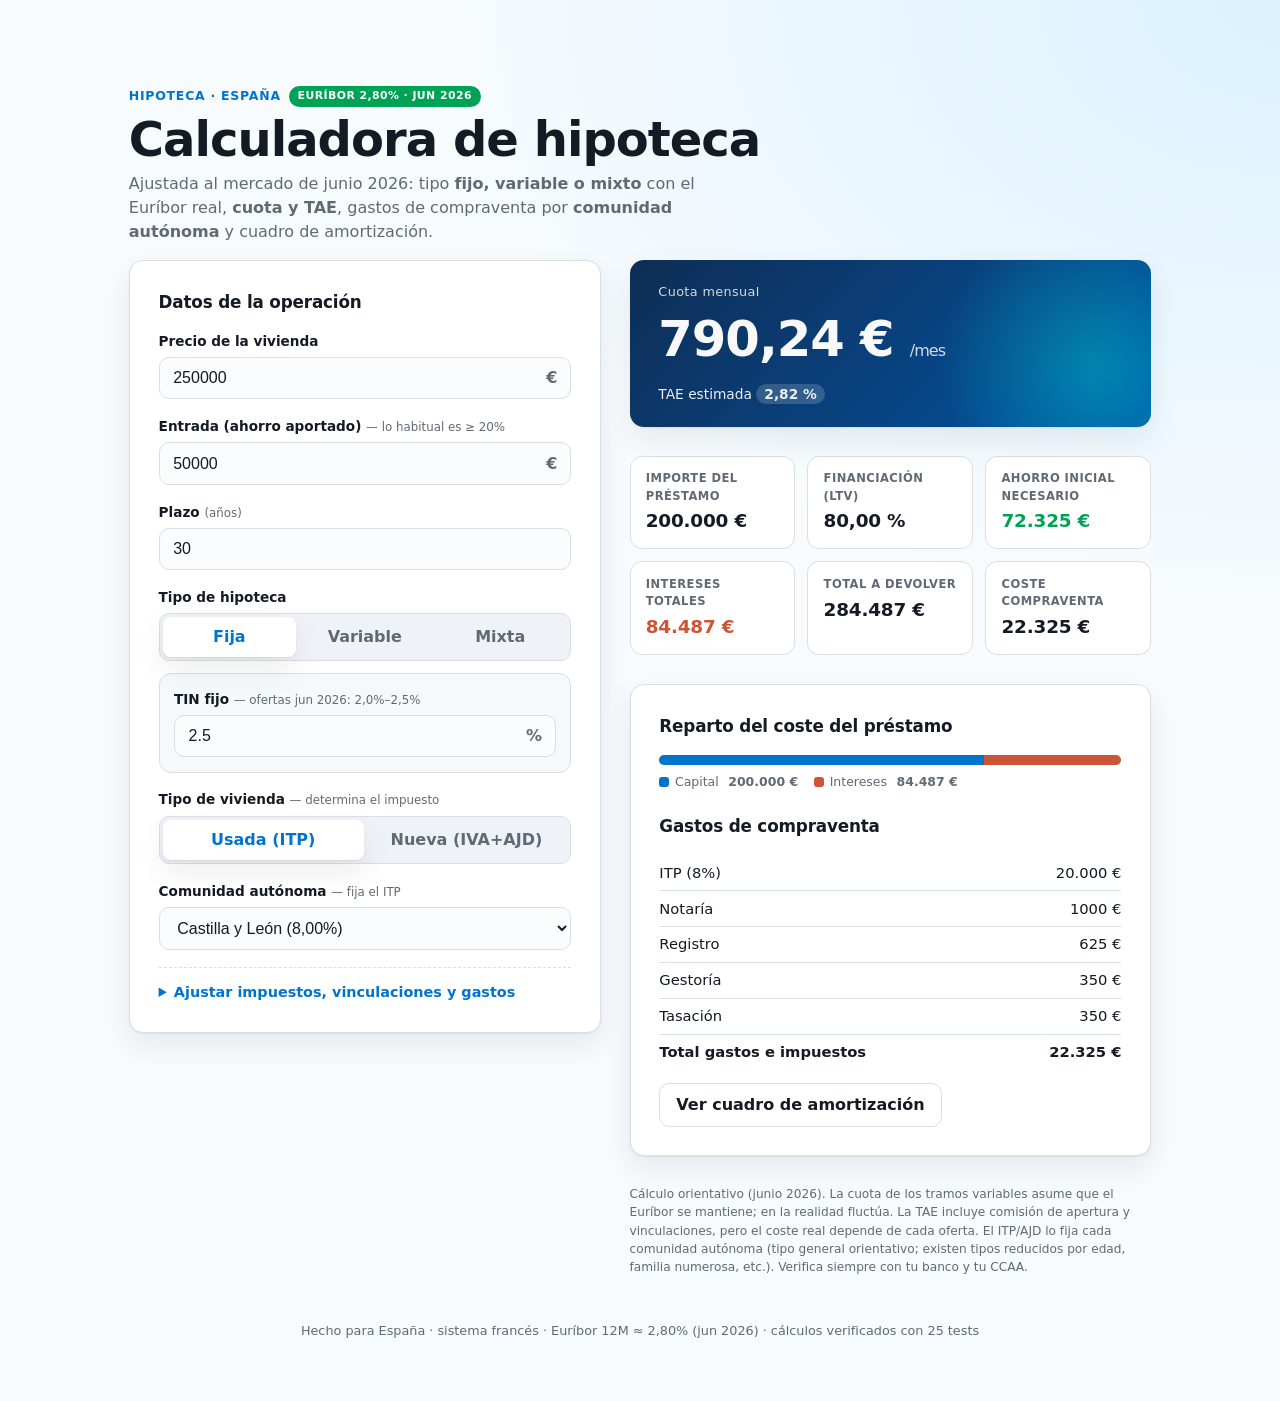
<file: calc/index.html>
<!doctype html>
<html lang="es">
<head>
<meta charset="utf-8" />
<meta name="viewport" content="width=device-width, initial-scale=1" />
<meta name="robots" content="noindex, nofollow" />
<title>Calculadora de hipoteca · España (junio 2026)</title>
<style>
  :root {
    --bg: oklch(98.5% 0.005 240);
    --surface: oklch(100% 0 0);
    --ink: oklch(22% 0.02 250);
    --muted: oklch(52% 0.02 250);
    --line: oklch(90% 0.01 250);
    --brand: oklch(55% 0.16 250);
    --brand-soft: oklch(95% 0.04 250);
    --accent: oklch(62% 0.17 155);
    --warn: oklch(60% 0.16 35);
    --radius: 14px;
    --shadow: 0 1px 2px oklch(20% 0.05 250 / 0.06), 0 12px 30px oklch(20% 0.05 250 / 0.08);
    --space: clamp(1rem, 0.6rem + 1.5vw, 2rem);
    color-scheme: light;
  }
  * { box-sizing: border-box; }
  body {
    margin: 0;
    font-family: "Segoe UI", system-ui, -apple-system, sans-serif;
    color: var(--ink);
    background:
      radial-gradient(120% 80% at 100% 0%, var(--brand-soft), transparent 55%),
      var(--bg);
    line-height: 1.5;
  }
  .wrap { max-width: 1080px; margin: 0 auto; padding: var(--space); }
  header.top { padding: clamp(1.5rem, 1rem + 3vw, 3.5rem) 0 1rem; }
  .eyebrow {
    display: inline-flex; align-items: center; gap: 0.5rem;
    font-size: 0.78rem; font-weight: 600; letter-spacing: 0.06em;
    text-transform: uppercase; color: var(--brand);
  }
  .pill { background: var(--accent); color: oklch(99% 0 0); padding: 0.15rem 0.55rem; border-radius: 99px; font-size: 0.68rem; letter-spacing: 0.04em; }
  h1 { font-size: clamp(1.8rem, 1.2rem + 3vw, 3rem); line-height: 1.05; margin: 0.4rem 0 0.5rem; letter-spacing: -0.02em; }
  .sub { color: var(--muted); max-width: 56ch; margin: 0; }

  .grid { display: grid; gap: var(--space); grid-template-columns: 1fr; }
  @media (min-width: 880px) { .grid { grid-template-columns: 0.95fr 1.05fr; align-items: start; } }

  .card { background: var(--surface); border: 1px solid var(--line); border-radius: var(--radius); box-shadow: var(--shadow); padding: var(--space); }
  .card h2 { font-size: 1.05rem; margin: 0 0 1rem; letter-spacing: -0.01em; }

  .field { margin-bottom: 1.05rem; }
  .field > label { display: block; font-size: 0.85rem; font-weight: 600; margin-bottom: 0.35rem; }
  .field .hint { font-size: 0.74rem; color: var(--muted); font-weight: 400; }
  .input-euro, .input-pct { position: relative; }
  .input-euro::after, .input-pct::after {
    position: absolute; right: 0.85rem; top: 50%; transform: translateY(-50%);
    color: var(--muted); font-weight: 600; pointer-events: none;
  }
  .input-euro::after { content: "€"; }
  .input-pct::after { content: "%"; }
  input[type="number"], select {
    width: 100%; padding: 0.7rem 0.85rem; font-size: 1rem; color: var(--ink);
    background: oklch(99% 0.003 250); border: 1px solid var(--line);
    border-radius: 10px; transition: border-color 150ms, box-shadow 150ms;
  }
  input:focus, select:focus { outline: none; border-color: var(--brand); box-shadow: 0 0 0 3px var(--brand-soft); }
  .row { display: grid; grid-template-columns: 1fr 1fr; gap: 0.75rem; }
  .row-3 { display: grid; grid-template-columns: 1fr 1fr 1fr; gap: 0.75rem; }

  .seg { display: flex; background: oklch(96% 0.006 250); border: 1px solid var(--line); border-radius: 10px; padding: 3px; gap: 2px; }
  .seg button { flex: 1; border: 0; background: transparent; padding: 0.5rem 0.6rem; font: inherit; font-weight: 600; color: var(--muted); border-radius: 8px; cursor: pointer; transition: all 150ms; }
  .seg button[aria-pressed="true"] { background: var(--surface); color: var(--brand); box-shadow: var(--shadow); }

  .product-panel { background: oklch(98% 0.006 250); border: 1px solid var(--line); border-radius: 12px; padding: 0.9rem; margin-top: 0.75rem; }

  details.adv { margin-top: 0.5rem; border-top: 1px dashed var(--line); padding-top: 0.85rem; }
  details.adv summary { cursor: pointer; font-weight: 600; font-size: 0.9rem; color: var(--brand); }
  details.adv[open] summary { margin-bottom: 0.85rem; }

  .hero-figure { background: linear-gradient(135deg, oklch(30% 0.08 255), oklch(45% 0.15 255)); color: oklch(98% 0 0); border-radius: var(--radius); padding: 1.4rem var(--space); box-shadow: var(--shadow); position: relative; overflow: hidden; }
  .hero-figure::before { content: ""; position: absolute; inset: auto -20% -60% auto; width: 320px; height: 320px; background: radial-gradient(circle, oklch(70% 0.18 200 / 0.5), transparent 70%); }
  .hero-figure .k { font-size: 0.8rem; opacity: 0.85; letter-spacing: 0.03em; position: relative; }
  .hero-figure .v { font-size: clamp(2.1rem, 1.4rem + 3vw, 3.1rem); font-weight: 700; letter-spacing: -0.02em; position: relative; }
  .hero-figure .v small { font-size: 1rem; font-weight: 500; opacity: 0.85; }
  .hero-figure .tae { position: relative; margin-top: 0.5rem; font-size: 0.86rem; opacity: 0.95; }
  .hero-figure .tae b { background: oklch(100% 0 0 / 0.18); padding: 0.1rem 0.5rem; border-radius: 99px; }
  .hero-figure .pvary { position: relative; margin-top: 0.5rem; font-size: 0.82rem; opacity: 0.9; }

  .stats { display: grid; grid-template-columns: repeat(2, 1fr); gap: 0.75rem; margin-top: var(--space); }
  @media (min-width: 520px) { .stats { grid-template-columns: repeat(3, 1fr); } }
  .stat { background: var(--surface); border: 1px solid var(--line); border-radius: 12px; padding: 0.85rem 0.95rem; }
  .stat .k { font-size: 0.72rem; color: var(--muted); font-weight: 600; text-transform: uppercase; letter-spacing: 0.04em; }
  .stat .v { font-size: 1.15rem; font-weight: 700; margin-top: 0.15rem; letter-spacing: -0.01em; }
  .stat.accent .v { color: var(--accent); }
  .stat.warn .v { color: var(--warn); }

  .bar { height: 10px; border-radius: 99px; background: var(--brand-soft); overflow: hidden; margin-top: 0.35rem; display: flex; }
  .bar i { display: block; height: 100%; }
  .bar .b-principal { background: var(--brand); }
  .bar .b-interest { background: var(--warn); }
  .legend { display: flex; gap: 1rem; font-size: 0.78rem; color: var(--muted); margin-top: 0.5rem; flex-wrap: wrap; }
  .legend span { display: inline-flex; align-items: center; gap: 0.35rem; }
  .dot { width: 10px; height: 10px; border-radius: 3px; }

  .costs-list { list-style: none; padding: 0; margin: 0.5rem 0 0; }
  .costs-list li { display: flex; justify-content: space-between; padding: 0.4rem 0; border-bottom: 1px solid var(--line); font-size: 0.92rem; }
  .costs-list li:last-child { border-bottom: 0; font-weight: 700; }

  table.sched { width: 100%; border-collapse: collapse; font-size: 0.83rem; margin-top: 0.5rem; }
  table.sched th, table.sched td { padding: 0.45rem 0.5rem; text-align: right; border-bottom: 1px solid var(--line); }
  table.sched th { color: var(--muted); font-size: 0.7rem; text-transform: uppercase; letter-spacing: 0.03em; position: sticky; top: 0; background: var(--surface); }
  table.sched th:first-child, table.sched td:first-child { text-align: left; }
  .sched-scroll { max-height: 360px; overflow: auto; border: 1px solid var(--line); border-radius: 10px; }
  .btn { border: 1px solid var(--line); background: var(--surface); color: var(--ink); font: inherit; font-weight: 600; padding: 0.55rem 1rem; border-radius: 10px; cursor: pointer; transition: all 150ms; margin-top: 0.85rem; }
  .btn:hover { border-color: var(--brand); color: var(--brand); }
  .note { font-size: 0.76rem; color: var(--muted); margin-top: var(--space); }
  .note a { color: var(--brand); }
  footer { padding: 2rem 0; text-align: center; color: var(--muted); font-size: 0.8rem; }
  [hidden] { display: none !important; }
</style>
</head>
<body>
<div class="wrap">
  <header class="top">
    <div class="eyebrow">Hipoteca · España <span class="pill" id="refPill">Euríbor 2,80% · jun 2026</span></div>
    <h1>Calculadora de hipoteca</h1>
    <p class="sub">Ajustada al mercado de junio 2026: tipo <strong>fijo, variable o mixto</strong> con el Euríbor real, <strong>cuota y TAE</strong>, gastos de compraventa por <strong>comunidad autónoma</strong> y cuadro de amortización.</p>
  </header>

  <div class="grid">
    <!-- ENTRADA -->
    <form class="card" id="form" autocomplete="off">
      <h2>Datos de la operación</h2>

      <div class="field">
        <label for="price">Precio de la vivienda</label>
        <div class="input-euro"><input type="number" id="price" value="250000" min="0" step="1000" /></div>
      </div>

      <div class="field">
        <label for="down">Entrada (ahorro aportado) <span class="hint">— lo habitual es ≥ 20%</span></label>
        <div class="input-euro"><input type="number" id="down" value="50000" min="0" step="1000" /></div>
      </div>

      <div class="field">
        <label for="years">Plazo <span class="hint">(años)</span></label>
        <input type="number" id="years" value="30" min="1" max="40" step="1" />
      </div>

      <!-- PRODUCTO -->
      <div class="field">
        <label>Tipo de hipoteca</label>
        <div class="seg" role="group" aria-label="Tipo de hipoteca">
          <button type="button" data-prod="fija" aria-pressed="true">Fija</button>
          <button type="button" data-prod="variable" aria-pressed="false">Variable</button>
          <button type="button" data-prod="mixta" aria-pressed="false">Mixta</button>
        </div>

        <!-- FIJA -->
        <div class="product-panel" id="panel-fija">
          <div class="field" style="margin:0;">
            <label for="fixedRate">TIN fijo <span class="hint">— ofertas jun 2026: 2,0%–2,5%</span></label>
            <div class="input-pct"><input type="number" id="fixedRate" value="2.5" min="0" step="0.05" /></div>
          </div>
        </div>

        <!-- VARIABLE -->
        <div class="product-panel" id="panel-variable" hidden>
          <div class="row">
            <div class="field" style="margin:0;">
              <label for="euribor">Euríbor 12M</label>
              <div class="input-pct"><input type="number" id="euribor" value="2.80" min="0" step="0.01" /></div>
            </div>
            <div class="field" style="margin:0;">
              <label for="diff">Diferencial</label>
              <div class="input-pct"><input type="number" id="diff" value="0.75" min="0" step="0.05" /></div>
            </div>
          </div>
          <div class="field" style="margin:0.75rem 0 0;">
            <label for="promo">Tipo bonificado 1.er año <span class="hint">— opcional, déjalo vacío si no aplica</span></label>
            <div class="input-pct"><input type="number" id="promo" placeholder="—" min="0" step="0.05" /></div>
          </div>
          <p class="hint" style="margin:0.6rem 0 0;">Tipo aplicado tras el primer año: <strong id="varRate">3,55%</strong> (Euríbor + diferencial). La cuota se recalcula en cada revisión.</p>
        </div>

        <!-- MIXTA -->
        <div class="product-panel" id="panel-mixta" hidden>
          <div class="row">
            <div class="field" style="margin:0;">
              <label for="mixYears">Años tramo fijo</label>
              <input type="number" id="mixYears" value="10" min="1" max="30" step="1" />
            </div>
            <div class="field" style="margin:0;">
              <label for="mixRate">TIN tramo fijo</label>
              <div class="input-pct"><input type="number" id="mixRate" value="2.3" min="0" step="0.05" /></div>
            </div>
          </div>
          <div class="row" style="margin-top:0.75rem;">
            <div class="field" style="margin:0;">
              <label for="euribor2">Euríbor 12M</label>
              <div class="input-pct"><input type="number" id="euribor2" value="2.80" min="0" step="0.01" /></div>
            </div>
            <div class="field" style="margin:0;">
              <label for="diff2">Diferencial</label>
              <div class="input-pct"><input type="number" id="diff2" value="0.60" min="0" step="0.05" /></div>
            </div>
          </div>
        </div>
      </div>

      <!-- VIVIENDA + CCAA -->
      <div class="field">
        <label>Tipo de vivienda <span class="hint">— determina el impuesto</span></label>
        <div class="seg" role="group" aria-label="Tipo de vivienda">
          <button type="button" id="typeUsada" aria-pressed="true">Usada (ITP)</button>
          <button type="button" id="typeNueva" aria-pressed="false">Nueva (IVA+AJD)</button>
        </div>
      </div>

      <div class="field" id="ccaaWrap">
        <label for="ccaa">Comunidad autónoma <span class="hint">— fija el ITP</span></label>
        <select id="ccaa"></select>
      </div>

      <details class="adv">
        <summary>Ajustar impuestos, vinculaciones y gastos</summary>
        <div class="row">
          <div class="field" id="itpWrap"><label for="itp">ITP <span class="hint">(%)</span></label><div class="input-pct"><input type="number" id="itp" value="8" min="0" step="0.5" /></div></div>
          <div class="field" id="ivaWrap" hidden><label for="iva">IVA <span class="hint">(%)</span></label><div class="input-pct"><input type="number" id="iva" value="10" min="0" step="0.5" /></div></div>
          <div class="field" id="ajdWrap" hidden><label for="ajd">AJD <span class="hint">(%)</span></label><div class="input-pct"><input type="number" id="ajd" value="1.5" min="0" step="0.1" /></div></div>
        </div>
        <div class="row">
          <div class="field"><label for="opening">Comisión apertura <span class="hint">(%)</span></label><div class="input-pct"><input type="number" id="opening" value="0" min="0" step="0.1" /></div></div>
          <div class="field"><label for="bundle">Vinculaciones <span class="hint">(€/mes: seguros…)</span></label><div class="input-euro"><input type="number" id="bundle" value="30" min="0" step="5" /></div></div>
        </div>
        <div class="row">
          <div class="field"><label for="notary">Notaría</label><div class="input-euro"><input type="number" id="notary" placeholder="auto" min="0" step="50" /></div></div>
          <div class="field"><label for="registry">Registro</label><div class="input-euro"><input type="number" id="registry" placeholder="auto" min="0" step="50" /></div></div>
        </div>
        <div class="row">
          <div class="field"><label for="agency">Gestoría</label><div class="input-euro"><input type="number" id="agency" value="350" min="0" step="50" /></div></div>
          <div class="field"><label for="appraisal">Tasación</label><div class="input-euro"><input type="number" id="appraisal" value="350" min="0" step="50" /></div></div>
        </div>
        <p class="hint">Comisión de apertura y vinculaciones afectan a la <strong>TAE</strong>. Notaría y registro se estiman por el precio si los dejas vacíos.</p>
      </details>
    </form>

    <!-- RESULTADO -->
    <div>
      <div class="hero-figure">
        <div class="k" id="payLabel">Cuota mensual</div>
        <div class="v" id="rPayment">— <small>/mes</small></div>
        <div class="tae">TAE estimada <b id="rTae">—</b></div>
        <div class="pvary" id="rVary" hidden></div>
      </div>

      <div class="stats">
        <div class="stat"><div class="k">Importe del préstamo</div><div class="v" id="rLoan">—</div></div>
        <div class="stat"><div class="k">Financiación (LTV)</div><div class="v" id="rLtv">—</div></div>
        <div class="stat accent"><div class="k">Ahorro inicial necesario</div><div class="v" id="rUpfront">—</div></div>
        <div class="stat warn"><div class="k">Intereses totales</div><div class="v" id="rInterest">—</div></div>
        <div class="stat"><div class="k">Total a devolver</div><div class="v" id="rTotal">—</div></div>
        <div class="stat"><div class="k">Coste compraventa</div><div class="v" id="rCosts">—</div></div>
      </div>

      <div class="card" style="margin-top: var(--space);">
        <h2>Reparto del coste del préstamo</h2>
        <div class="bar"><i class="b-principal" id="barPrincipal"></i><i class="b-interest" id="barInterest"></i></div>
        <div class="legend">
          <span><i class="dot" style="background:var(--brand)"></i> Capital <b id="legPrincipal" style="margin-left:.25rem"></b></span>
          <span><i class="dot" style="background:var(--warn)"></i> Intereses <b id="legInterest" style="margin-left:.25rem"></b></span>
        </div>

        <h2 style="margin-top:1.4rem;">Gastos de compraventa</h2>
        <ul class="costs-list" id="costsList"></ul>

        <button type="button" class="btn" id="toggleSched">Ver cuadro de amortización</button>
        <div class="sched-scroll" id="schedWrap" hidden>
          <table class="sched">
            <thead><tr><th>Año</th><th>TIN</th><th>Cuota anual</th><th>Intereses</th><th>Capital</th><th>Pendiente</th></tr></thead>
            <tbody id="schedBody"></tbody>
          </table>
        </div>
      </div>

      <p class="note">Cálculo orientativo (junio 2026). La cuota de los tramos variables asume que el Euríbor se mantiene; en la realidad fluctúa. La TAE incluye comisión de apertura y vinculaciones, pero el coste real depende de cada oferta. El ITP/AJD lo fija cada comunidad autónoma (tipo general orientativo; existen tipos reducidos por edad, familia numerosa, etc.). Verifica siempre con tu banco y tu CCAA.</p>
    </div>
  </div>

  <footer>Hecho para España · sistema francés · Euríbor 12M ≈ 2,80% (jun 2026) · cálculos verificados con 25 tests</footer>
</div>

<script src="mortgage.js"></script>
<script>
  const $ = (id) => document.getElementById(id);
  const eur = new Intl.NumberFormat('es-ES', { style: 'currency', currency: 'EUR', maximumFractionDigits: 0 });
  const eur2 = new Intl.NumberFormat('es-ES', { style: 'currency', currency: 'EUR', minimumFractionDigits: 2, maximumFractionDigits: 2 });
  const pct1 = new Intl.NumberFormat('es-ES', { minimumFractionDigits: 2, maximumFractionDigits: 2 });
  const pctn = (x) => pct1.format(x) + ' %';

  let product = 'fija';
  let housingType = 'usada';

  // Rellenar selector de CCAA con tipos de ITP 2026
  const ccaaSel = $('ccaa');
  Object.keys(Mortgage.ITP_BY_CCAA).forEach((name) => {
    const o = document.createElement('option');
    o.value = name;
    o.textContent = `${name} (${pct1.format(Mortgage.ITP_BY_CCAA[name])}%)`;
    ccaaSel.appendChild(o);
  });
  ccaaSel.value = 'Castilla y León';
  $('itp').value = Mortgage.ITP_BY_CCAA['Castilla y León'];

  ccaaSel.addEventListener('change', () => {
    $('itp').value = Mortgage.ITP_BY_CCAA[ccaaSel.value];
    recalc();
  });

  function num(id, fallback = 0) {
    const v = parseFloat($(id).value);
    return Number.isFinite(v) ? v : fallback;
  }

  function buildProduct() {
    if (product === 'variable') {
      const cfg = { product: 'variable', euribor: num('euribor', Mortgage.EURIBOR_REF), differentialPct: num('diff', 0.75) };
      if ($('promo').value !== '') cfg.firstYearRatePct = num('promo');
      return cfg;
    }
    if (product === 'mixta') {
      return { product: 'mixta', mixedFixedYears: Math.max(1, num('mixYears', 10)), mixedFixedRatePct: num('mixRate', 2.3), euribor: num('euribor2', Mortgage.EURIBOR_REF), differentialPct: num('diff2', 0.6) };
    }
    return { product: 'fija', fixedRatePct: num('fixedRate', 2.5) };
  }

  function costOverrides() {
    const o = { type: housingType, itpPct: num('itp', 8), ivaPct: num('iva', 10), ajdPct: num('ajd', 1.5), agency: num('agency', 350), appraisal: num('appraisal', 350) };
    if ($('notary').value !== '') o.notary = num('notary');
    if ($('registry').value !== '') o.registry = num('registry');
    return o;
  }

  function recalc() {
    // Tipo variable mostrado
    $('varRate').textContent = pctn(num('euribor', Mortgage.EURIBOR_REF) + num('diff', 0.75));

    const years = Math.max(1, num('years', 1));
    let s;
    try {
      s = Mortgage.summarize({
        price: num('price'),
        downPayment: num('down'),
        years,
        type: housingType,
        product: buildProduct(),
        openingCommissionPct: num('opening', 0),
        monthlyExtraCost: num('bundle', 0),
        costOverrides: costOverrides(),
      });
    } catch (e) { return; }

    $('payLabel').textContent = s.paymentVaries ? 'Cuota inicial' : 'Cuota mensual';
    $('rPayment').innerHTML = eur2.format(s.monthlyPayment) + ' <small>/mes</small>';
    $('rTae').textContent = pctn(s.tae);

    if (s.paymentVaries) {
      $('rVary').hidden = false;
      $('rVary').innerHTML = `Cuota a lo largo del préstamo: <strong>${eur2.format(s.minPayment)}</strong> – <strong>${eur2.format(s.maxPayment)}</strong>/mes`;
    } else {
      $('rVary').hidden = true;
    }

    $('rLoan').textContent = eur.format(s.loanAmount);
    $('rLtv').textContent = pct1.format(s.ltv) + ' %';
    $('rUpfront').textContent = eur.format(s.upfrontCash);
    $('rInterest').textContent = eur.format(s.totalInterest);
    $('rTotal').textContent = eur.format(s.totalPaid);
    $('rCosts').textContent = eur.format(s.costs.total);

    const principal = s.loanAmount, interest = s.totalInterest, tot = principal + interest || 1;
    $('barPrincipal').style.width = (principal / tot * 100) + '%';
    $('barInterest').style.width = (interest / tot * 100) + '%';
    $('legPrincipal').textContent = eur.format(principal);
    $('legInterest').textContent = eur.format(interest);

    $('costsList').innerHTML =
      s.costs.items.map((it) => `<li><span>${it.label}</span><span>${eur.format(it.amount)}</span></li>`).join('') +
      `<li><span>Total gastos e impuestos</span><span>${eur.format(s.costs.total)}</span></li>`;

    renderSchedule(s.schedule);
  }

  function renderSchedule(schedule) {
    const rows = [];
    for (let y = 0; y * 12 < schedule.length; y++) {
      const slice = schedule.slice(y * 12, y * 12 + 12);
      const cuota = slice.reduce((a, r) => a + r.payment, 0);
      const interes = slice.reduce((a, r) => a + r.interest, 0);
      const capital = slice.reduce((a, r) => a + r.principalPart, 0);
      const pendiente = slice[slice.length - 1].balance;
      const tin = slice[slice.length - 1].rate;
      rows.push(`<tr><td>${y + 1}</td><td>${pct1.format(tin)}%</td><td>${eur.format(cuota)}</td><td>${eur.format(interes)}</td><td>${eur.format(capital)}</td><td>${eur.format(pendiente)}</td></tr>`);
    }
    $('schedBody').innerHTML = rows.join('');
  }

  // Selector de producto
  document.querySelectorAll('[data-prod]').forEach((btn) => {
    btn.addEventListener('click', () => {
      product = btn.dataset.prod;
      document.querySelectorAll('[data-prod]').forEach((b) => b.setAttribute('aria-pressed', String(b === btn)));
      $('panel-fija').hidden = product !== 'fija';
      $('panel-variable').hidden = product !== 'variable';
      $('panel-mixta').hidden = product !== 'mixta';
      recalc();
    });
  });

  // Tipo de vivienda
  function setType(t) {
    housingType = t;
    $('typeUsada').setAttribute('aria-pressed', String(t === 'usada'));
    $('typeNueva').setAttribute('aria-pressed', String(t === 'nueva'));
    $('itpWrap').hidden = t !== 'usada';
    $('ivaWrap').hidden = t !== 'nueva';
    $('ajdWrap').hidden = t !== 'nueva';
    $('ccaaWrap').hidden = t !== 'usada';
    recalc();
  }
  $('typeUsada').addEventListener('click', () => setType('usada'));
  $('typeNueva').addEventListener('click', () => setType('nueva'));

  $('toggleSched').addEventListener('click', () => {
    const w = $('schedWrap');
    w.hidden = !w.hidden;
    $('toggleSched').textContent = w.hidden ? 'Ver cuadro de amortización' : 'Ocultar cuadro de amortización';
  });

  $('form').addEventListener('input', recalc);
  recalc();
</script>
</body>
</html>
</file>
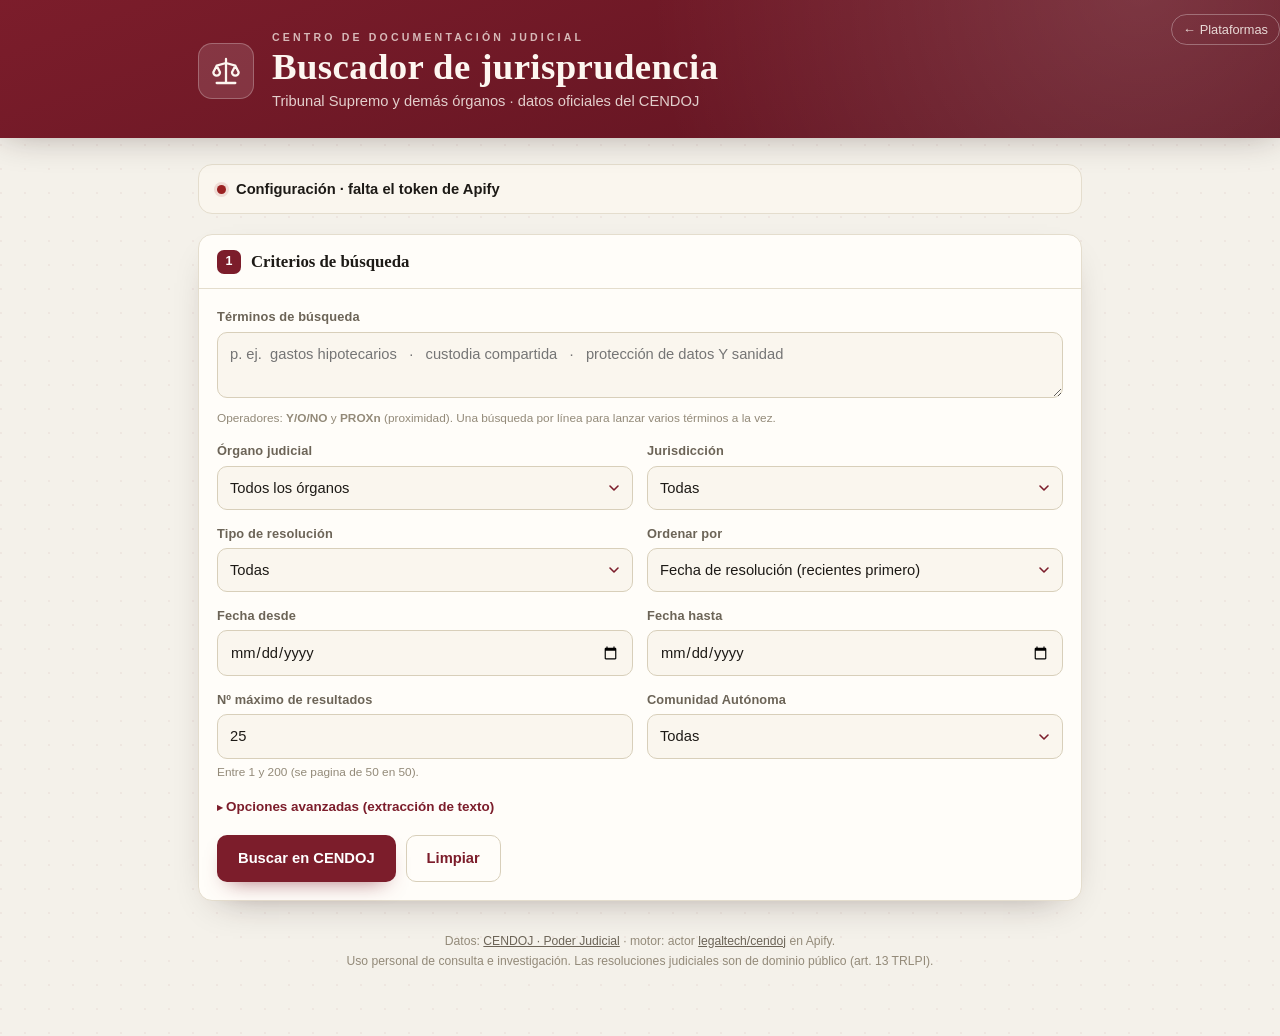
<file: cendoj/index.html>
<!DOCTYPE html>
<html lang="es">
<head>
<meta charset="UTF-8">
<meta name="viewport" content="width=device-width, initial-scale=1.0">
<meta name="robots" content="noindex, nofollow">
<meta name="theme-color" content="#7c1d2b">
<title>CENDOJ · Buscador de jurisprudencia</title>
<style>
:root{
  --bg:#f4f1ea; --paper:#fffdf9; --paper2:#faf6ee;
  --ink:#1d1a16; --muted:#6c6457; --faint:#938a79;
  --line:#e4ddcd; --line2:#d8cfba;
  --garnet:#7c1d2b; --garnet-d:#5e1320; --garnet-l:#9a3140;
  --garnet-tint:rgba(124,29,43,.07);
  --gold:#9a7b3f; --ok:#2e6b46; --err:#9a2222;
  --serif:"Iowan Old Style","Palatino Linotype",Palatino,Georgia,serif;
  --sans:-apple-system,BlinkMacSystemFont,"Segoe UI",Roboto,Helvetica,Arial,sans-serif;
  --shadow:0 14px 38px -22px rgba(40,20,20,.45);
  --radius:14px;
}
*{box-sizing:border-box;margin:0;padding:0}
html{scroll-behavior:smooth}
body{font-family:var(--sans);background:var(--bg);color:var(--ink);min-height:100dvh;line-height:1.5;
  background-image:radial-gradient(circle at 1px 1px,rgba(124,29,43,.05) 1px,transparent 0);background-size:24px 24px;}
.wrap{width:100%;max-width:920px;margin:0 auto;padding:0 18px 64px}
a{color:var(--garnet)}

/* Header */
.top{background:linear-gradient(160deg,var(--garnet),var(--garnet-d));color:#fdf6f0;
  margin:0 -18px 26px;padding:30px 18px 26px;box-shadow:var(--shadow);position:relative;overflow:hidden}
.top::after{content:"";position:absolute;inset:0;
  background:radial-gradient(circle at 88% -10%,rgba(255,255,255,.14),transparent 42%);pointer-events:none}
.top-in{max-width:884px;margin:0 auto;display:flex;align-items:center;gap:18px}
.crest{flex:0 0 auto;width:56px;height:56px;border-radius:14px;display:grid;place-items:center;
  background:rgba(255,255,255,.12);border:1px solid rgba(255,255,255,.25)}
.crest svg{width:32px;height:32px;stroke:#fdf6f0;fill:none;stroke-width:1.7;stroke-linecap:round;stroke-linejoin:round}
.top h1{font-family:var(--serif);font-size:clamp(1.7rem,5vw,2.3rem);font-weight:600;letter-spacing:.01em;line-height:1.05}
.top .kicker{font-size:.66rem;letter-spacing:.3em;text-transform:uppercase;color:rgba(253,246,240,.72);font-weight:600;margin-bottom:.25em}
.top p.sub{color:rgba(253,246,240,.82);font-size:.92rem;margin-top:.2em}
.home{position:absolute;top:14px;right:18px;color:rgba(253,246,240,.85);text-decoration:none;font-size:.8rem;
  border:1px solid rgba(255,255,255,.3);padding:5px 11px;border-radius:999px;transition:background .2s}
.home:hover{background:rgba(255,255,255,.14)}

/* Panels */
.panel{background:var(--paper);border:1px solid var(--line);border-radius:var(--radius);
  box-shadow:var(--shadow);margin-bottom:20px}
.panel-h{display:flex;align-items:center;gap:10px;padding:14px 18px;border-bottom:1px solid var(--line);
  font-family:var(--serif);font-size:1.05rem;font-weight:600}
.panel-h .n{flex:0 0 auto;width:24px;height:24px;border-radius:7px;background:var(--garnet);color:#fff;
  display:grid;place-items:center;font-family:var(--sans);font-size:.78rem;font-weight:700}
.panel-b{padding:18px}

/* Config */
details.cfg{margin-bottom:20px;background:var(--paper2);border:1px solid var(--line);border-radius:var(--radius)}
details.cfg>summary{list-style:none;cursor:pointer;padding:13px 18px;display:flex;align-items:center;gap:10px;
  font-weight:600;font-size:.92rem}
details.cfg>summary::-webkit-details-marker{display:none}
.dot{width:9px;height:9px;border-radius:50%;background:var(--err);flex:0 0 auto;box-shadow:0 0 0 3px rgba(154,34,34,.12)}
.dot.ok{background:var(--ok);box-shadow:0 0 0 3px rgba(46,107,70,.14)}
.cfg .body{padding:0 18px 18px}
.cfg label{display:block;font-size:.82rem;font-weight:600;color:var(--muted);margin:0 0 6px}
.token-row{display:flex;gap:8px;flex-wrap:wrap}
.token-row input{flex:1 1 240px}
.note{font-size:.78rem;color:var(--faint);margin-top:10px;line-height:1.55}
.note b{color:var(--muted)}

/* Form grid */
.fgrid{display:grid;grid-template-columns:repeat(2,1fr);gap:14px}
.field.full{grid-column:1 / -1}
.field label{display:block;font-size:.8rem;font-weight:600;color:var(--muted);margin:0 0 5px;letter-spacing:.01em}
input,select,textarea{width:100%;font:inherit;font-size:.92rem;color:var(--ink);background:var(--paper2);
  border:1px solid var(--line2);border-radius:10px;padding:10px 12px;transition:border-color .18s,box-shadow .18s}
textarea{resize:vertical;min-height:46px}
input:focus,select:focus,textarea:focus{outline:none;border-color:var(--garnet);box-shadow:0 0 0 3px var(--garnet-tint)}
select{appearance:none;background-image:url("data:image/svg+xml;utf8,<svg xmlns='http://www.w3.org/2000/svg' width='12' height='12' viewBox='0 0 12 12'><path d='M2 4l4 4 4-4' stroke='%237c1d2b' stroke-width='1.6' fill='none' stroke-linecap='round' stroke-linejoin='round'/></svg>");
  background-repeat:no-repeat;background-position:right 12px center;padding-right:32px}
.hint{font-size:.74rem;color:var(--faint);margin-top:5px}
details.adv{grid-column:1 / -1;margin-top:2px}
details.adv summary{cursor:pointer;font-size:.84rem;font-weight:600;color:var(--garnet);list-style:none}
details.adv summary::-webkit-details-marker{display:none}
details.adv summary::before{content:"▸ ";font-size:.7rem}
details.adv[open] summary::before{content:"▾ "}
.adv-grid{display:grid;grid-template-columns:repeat(2,1fr);gap:14px;margin-top:14px}

/* Buttons */
.actions{display:flex;gap:10px;flex-wrap:wrap;margin-top:18px}
.btn{font:inherit;font-weight:600;font-size:.92rem;border:1px solid transparent;border-radius:10px;
  padding:11px 20px;cursor:pointer;transition:transform .15s,background .18s,box-shadow .18s,border-color .18s}
.btn:active{transform:translateY(1px)}
.btn.primary{background:var(--garnet);color:#fff;box-shadow:0 10px 22px -12px rgba(124,29,43,.7)}
.btn.primary:hover{background:var(--garnet-d)}
.btn.primary:disabled{opacity:.55;cursor:not-allowed;box-shadow:none}
.btn.ghost{background:transparent;color:var(--garnet);border-color:var(--line2)}
.btn.ghost:hover{border-color:var(--garnet);background:var(--garnet-tint)}
.btn.sm{padding:7px 13px;font-size:.82rem}

/* Status / results */
#status{margin:6px 0 18px;font-size:.9rem;display:none}
#status.show{display:block}
#status .box{border-radius:12px;padding:13px 16px;border:1px solid}
#status .box.load{background:#fff;border-color:var(--line2);color:var(--muted);display:flex;align-items:center;gap:12px}
#status .box.bad{background:#fdf0f0;border-color:#e7c4c4;color:var(--err)}
#status .box.empty{background:var(--paper2);border-color:var(--line2);color:var(--muted)}
.spin{width:18px;height:18px;border:2.5px solid var(--line2);border-top-color:var(--garnet);border-radius:50%;
  animation:sp .8s linear infinite;flex:0 0 auto}
@keyframes sp{to{transform:rotate(360deg)}}

.res-bar{display:flex;align-items:center;justify-content:space-between;gap:12px;flex-wrap:wrap;margin-bottom:14px}
.res-bar .count{font-family:var(--serif);font-size:1.15rem;font-weight:600}
.res-bar .count b{color:var(--garnet)}
.exports{display:flex;gap:8px}

.cards{display:grid;gap:14px}
.r{background:var(--paper);border:1px solid var(--line);border-radius:var(--radius);padding:16px 18px;
  box-shadow:0 8px 24px -20px rgba(40,20,20,.5);position:relative;border-left:4px solid var(--garnet)}
.r-top{display:flex;align-items:center;gap:10px;flex-wrap:wrap;margin-bottom:8px}
.date{background:var(--garnet);color:#fff;font-size:.74rem;font-weight:700;letter-spacing:.02em;
  padding:3px 9px;border-radius:7px;font-variant-numeric:tabular-nums}
.organo{font-size:.8rem;color:var(--muted);font-weight:600}
.jtag{margin-left:auto;font-size:.64rem;letter-spacing:.1em;text-transform:uppercase;font-weight:700;
  color:var(--gold);background:rgba(154,123,63,.12);padding:3px 9px;border-radius:999px}
.r h3{font-family:var(--serif);font-size:1.06rem;font-weight:600;line-height:1.3;margin:2px 0 6px}
.r .summary{font-size:.9rem;color:var(--ink);opacity:.86;margin-bottom:10px}
.r .meta{display:flex;flex-wrap:wrap;gap:6px 16px;font-size:.8rem;color:var(--muted);margin-bottom:12px}
.r .meta span b{color:var(--ink);font-weight:600}
.r .para{background:var(--paper2);border:1px solid var(--line);border-radius:10px;padding:10px 12px;
  font-size:.84rem;color:var(--muted);margin-bottom:12px;white-space:pre-wrap;max-height:240px;overflow:auto}
.r-actions{display:flex;gap:8px;flex-wrap:wrap}
.pdf{display:inline-flex;align-items:center;gap:7px;text-decoration:none;font-weight:600;font-size:.84rem;
  color:var(--garnet);border:1px solid var(--line2);border-radius:9px;padding:7px 13px;transition:.18s}
.pdf:hover{border-color:var(--garnet);background:var(--garnet-tint)}
.copy{font:inherit;font-weight:600;font-size:.84rem;color:var(--muted);background:transparent;
  border:1px solid var(--line2);border-radius:9px;padding:7px 13px;cursor:pointer;transition:.18s}
.copy:hover{border-color:var(--garnet);color:var(--garnet)}

footer{text-align:center;color:var(--faint);font-size:.76rem;margin-top:30px;line-height:1.7}
footer a{color:var(--muted)}

@media(max-width:640px){
  .fgrid,.adv-grid{grid-template-columns:1fr}
  .top-in{gap:14px}
  .home{position:static;display:inline-block;margin-top:14px}
}
@media(prefers-reduced-motion:reduce){*{transition:none!important;animation:none!important}}
</style>
</head>
<body>

<header class="top">
  <a class="home" href="../">← Plataformas</a>
  <div class="top-in">
    <div class="crest" aria-hidden="true">
      <svg viewBox="0 0 24 24"><path d="M12 3v18M5 21h14M12 6l-7 2 7-2 7 2-7-2M5 8l-2.5 5a2.5 2.5 0 0 0 5 0L5 8zm14 0l-2.5 5a2.5 2.5 0 0 0 5 0L19 8z"/></svg>
    </div>
    <div>
      <div class="kicker">Centro de Documentación Judicial</div>
      <h1>Buscador de jurisprudencia</h1>
      <p class="sub">Tribunal Supremo y demás órganos · datos oficiales del CENDOJ</p>
    </div>
  </div>
</header>

<div class="wrap">

  <!-- Configuración / token -->
  <details class="cfg" id="cfg">
    <summary><span class="dot" id="dot"></span><span id="cfgLabel">Configuración · falta el token de Apify</span></summary>
    <div class="body">
      <label for="token">Token personal de Apify</label>
      <div class="token-row">
        <input type="password" id="token" autocomplete="off" spellcheck="false" placeholder="apify_api_••••••••••••••••">
        <button class="btn primary sm" id="saveTok" type="button">Guardar</button>
        <button class="btn ghost sm" id="clearTok" type="button">Borrar</button>
      </div>
      <p class="note">
        Se guarda <b>solo en este navegador</b> (localStorage) y se envía directamente a la API de Apify. No se sube a ningún servidor ni al repositorio.
        Consíguelo gratis en <a href="https://console.apify.com/settings/integrations" target="_blank" rel="noopener">Apify → Settings → API &amp; Integrations</a>.
        El actor <b>legaltech/cendoj</b> usa proxy residencial español; el plan gratuito incluye créditos mensuales suficientes para uso personal.
      </p>
    </div>
  </details>

  <!-- Búsqueda -->
  <section class="panel">
    <div class="panel-h"><span class="n">1</span> Criterios de búsqueda</div>
    <div class="panel-b">
      <form id="form">
        <div class="fgrid">
          <div class="field full">
            <label for="terms">Términos de búsqueda</label>
            <textarea id="terms" placeholder="p. ej.  gastos hipotecarios   ·   custodia compartida   ·   protección de datos Y sanidad"></textarea>
            <div class="hint">Operadores: <b>Y/O/NO</b> y <b>PROXn</b> (proximidad). Una búsqueda por línea para lanzar varios términos a la vez.</div>
          </div>

          <div class="field">
            <label for="organo">Órgano judicial</label>
            <select id="organo">
              <option value="">Todos los órganos</option>
              <optgroup label="Tribunal Supremo">
                <option value="11|12|13|14|15|16">Tribunal Supremo (todas las salas)</option>
                <option value="11">TS · Sala de lo Civil</option>
                <option value="12">TS · Sala de lo Penal</option>
                <option value="13">TS · Sala de lo Contencioso</option>
                <option value="14">TS · Sala de lo Social</option>
                <option value="15">TS · Sala de lo Militar</option>
                <option value="16">TS · Sala de lo Especial (art. 61 LOPJ)</option>
              </optgroup>
              <optgroup label="Audiencia Nacional">
                <option value="22|2264|23|24|25|26|27|28|29">Audiencia Nacional (todas)</option>
                <option value="22">AN · Sala de lo Penal</option>
                <option value="2264">AN · Sala de Apelación</option>
                <option value="23">AN · Sala de lo Contencioso</option>
                <option value="24">AN · Sala de lo Social</option>
                <option value="28">AN · Juzgados Centrales de lo Penal</option>
                <option value="29">AN · Juzgados Centrales de lo Contencioso</option>
                <option value="27">AN · Juzgados Centrales de Instrucción</option>
                <option value="26">AN · Juzgado Central de Menores</option>
                <option value="25">AN · Juzg. Central de Vigilancia Penitenciaria</option>
              </optgroup>
              <optgroup label="Tribunal Superior de Justicia">
                <option value="31|31201202|33|34">Tribunal Superior de Justicia (todas)</option>
                <option value="31">TSJ · Sala de lo Civil y Penal</option>
                <option value="31201202">TSJ · Sección de Apelación Penal</option>
                <option value="33">TSJ · Sala de lo Contencioso</option>
                <option value="34">TSJ · Sala de lo Social</option>
              </optgroup>
              <optgroup label="Audiencias">
                <option value="37">Audiencia Provincial</option>
                <option value="38">Audiencia Provincial · Tribunal del Jurado</option>
                <option value="36">Audiencia Territorial</option>
              </optgroup>
              <optgroup label="Juzgados">
                <option value="42">Juzgado de Primera Instancia</option>
                <option value="43">Juzgado de Instrucción</option>
                <option value="41">Juzgado de 1ª Instancia e Instrucción</option>
                <option value="51">Juzgado de lo Penal</option>
                <option value="45">Juzgado de lo Contencioso-Administrativo</option>
                <option value="44">Juzgado de lo Social</option>
                <option value="47">Juzgado de lo Mercantil</option>
                <option value="48">Juzgado de Violencia sobre la Mujer</option>
                <option value="53">Juzgado de Menores</option>
                <option value="52">Juzgado de Vigilancia Penitenciaria</option>
              </optgroup>
              <optgroup label="Marca de la UE">
                <option value="1001">Tribunal de Marca de la UE</option>
                <option value="1002">Juzgados de Marca de la UE</option>
              </optgroup>
              <optgroup label="Jurisdicción militar">
                <option value="83">Tribunal Militar Territorial</option>
                <option value="85">Tribunal Militar Central</option>
                <option value="75">Consejo Supremo de Justicia Militar</option>
              </optgroup>
            </select>
          </div>

          <div class="field">
            <label for="jur">Jurisdicción</label>
            <select id="jur">
              <option value="">Todas</option>
              <option value="CIVIL">Civil</option>
              <option value="PENAL">Penal</option>
              <option value="CONTENCIOSO">Contencioso-administrativo</option>
              <option value="SOCIAL">Social</option>
              <option value="MILITAR">Militar</option>
              <option value="ESPECIAL">Especial</option>
            </select>
          </div>

          <div class="field">
            <label for="restype">Tipo de resolución</label>
            <select id="restype">
              <option value="">Todas</option>
              <option value="SENTENCIA">Sentencia</option>
              <option value="AUTO">Auto</option>
              <option value="ACUERDO">Acuerdo</option>
            </select>
          </div>

          <div class="field">
            <label for="sort">Ordenar por</label>
            <select id="sort">
              <option value="IN_FECHARESOLUCION:decreasing" selected>Fecha de resolución (recientes primero)</option>
              <option value="IN_FECHARESOLUCION:increasing">Fecha de resolución (antiguas primero)</option>
              <option value="IN_FECHAENTRADA:numberdecreasing">Lo más nuevo (fecha de entrada)</option>
              <option value="Relevance">Coincidencia / relevancia</option>
              <option value="IP_TIPOORGANO:alphabetical">Órgano (A–Z)</option>
              <option value="IP_TIPOORGANO:reversealphabetical">Órgano (Z–A)</option>
            </select>
          </div>

          <div class="field">
            <label for="dfrom">Fecha desde</label>
            <input type="date" id="dfrom">
          </div>
          <div class="field">
            <label for="dto">Fecha hasta</label>
            <input type="date" id="dto">
          </div>

          <div class="field">
            <label for="max">Nº máximo de resultados</label>
            <input type="number" id="max" min="1" max="200" value="25">
            <div class="hint">Entre 1 y 200 (se pagina de 50 en 50).</div>
          </div>

          <div class="field">
            <label for="ccaa">Comunidad Autónoma</label>
            <select id="ccaa">
              <option value="">Todas</option>
              <option value="ANDALUCÍA">Andalucía</option>
              <option value="ARAGÓN">Aragón</option>
              <option value="ASTURIAS">Asturias</option>
              <option value="BALEARES">Baleares</option>
              <option value="CANARIAS">Canarias</option>
              <option value="CANTABRIA">Cantabria</option>
              <option value="CASTILLA LA MANCHA">Castilla-La Mancha</option>
              <option value="CASTILLA Y LEÓN">Castilla y León</option>
              <option value="CATALUÑA">Cataluña</option>
              <option value="CEUTA">Ceuta</option>
              <option value="COMUNIDAD VALENCIANA">Comunidad Valenciana</option>
              <option value="EXTREMADURA">Extremadura</option>
              <option value="GALICIA">Galicia</option>
              <option value="LA RIOJA">La Rioja</option>
              <option value="MADRID">Madrid</option>
              <option value="MELILLA">Melilla</option>
              <option value="MURCIA">Murcia</option>
              <option value="NAVARRA">Navarra</option>
              <option value="PAÍS VASCO">País Vasco</option>
            </select>
          </div>

          <details class="adv">
            <summary>Opciones avanzadas (extracción de texto)</summary>
            <div class="adv-grid">
              <div class="field">
                <label for="paras">Modo pasajes clave (nº de párrafos)</label>
                <input type="number" id="paras" min="0" max="20" value="0">
                <div class="hint">0 = solo listado (rápido). 1–20 = extrae los párrafos relevantes de cada PDF (más lento y consume más créditos).</div>
              </div>
              <div class="field">
                <label for="parasTerms">Términos para localizar los pasajes</label>
                <input type="text" id="parasTerms" placeholder="(opcional; por defecto, el término de búsqueda)">
              </div>
            </div>
          </details>
        </div>

        <div class="actions">
          <button class="btn primary" id="go" type="submit">Buscar en CENDOJ</button>
          <button class="btn ghost" id="reset" type="button">Limpiar</button>
        </div>
      </form>
    </div>
  </section>

  <div id="status"></div>

  <section class="panel" id="resPanel" style="display:none">
    <div class="panel-h"><span class="n">2</span> Resultados</div>
    <div class="panel-b">
      <div class="res-bar">
        <div class="count" id="count"></div>
        <div class="exports">
          <button class="btn ghost sm" id="csv" type="button">Descargar CSV</button>
          <button class="btn ghost sm" id="json" type="button">Descargar JSON</button>
        </div>
      </div>
      <div class="cards" id="cards"></div>
    </div>
  </section>

  <footer>
    Datos: <a href="https://www.poderjudicial.es/search/indexAN.jsp" target="_blank" rel="noopener">CENDOJ · Poder Judicial</a> ·
    motor: actor <a href="https://apify.com/legaltech/cendoj" target="_blank" rel="noopener">legaltech/cendoj</a> en Apify.<br>
    Uso personal de consulta e investigación. Las resoluciones judiciales son de dominio público (art. 13 TRLPI).
  </footer>

</div>

<script>
(function(){
  "use strict";
  var TOKEN_KEY = "cendoj_apify_token";
  var ACTOR = "legaltech~cendoj";
  var ENDPOINT = "https://api.apify.com/v2/acts/" + ACTOR +
    "/run-sync-get-dataset-items?clean=true&format=json&timeout=300";

  var $ = function(id){ return document.getElementById(id); };
  var lastResults = [];

  /* ---------- Token handling ---------- */
  function getToken(){ try { return localStorage.getItem(TOKEN_KEY) || ""; } catch(e){ return ""; } }
  function refreshTokenUI(){
    var t = getToken();
    $("dot").className = "dot" + (t ? " ok" : "");
    $("cfgLabel").textContent = t
      ? "Configuración · token guardado ✓"
      : "Configuración · falta el token de Apify";
    if (t) $("token").value = t;
  }
  $("saveTok").addEventListener("click", function(){
    var v = $("token").value.trim();
    if (!v){ alert("Pega tu token de Apify."); return; }
    try { localStorage.setItem(TOKEN_KEY, v); } catch(e){ alert("No se pudo guardar el token en este navegador."); return; }
    refreshTokenUI();
    $("cfg").open = false;
  });
  $("clearTok").addEventListener("click", function(){
    try { localStorage.removeItem(TOKEN_KEY); } catch(e){}
    $("token").value = "";
    refreshTokenUI();
  });

  /* ---------- Status helpers ---------- */
  function showStatus(kind, html){
    var s = $("status");
    s.className = "show";
    s.innerHTML = '<div class="box ' + kind + '">' + html + '</div>';
  }
  function hideStatus(){ $("status").className = ""; $("status").innerHTML = ""; }

  /* ---------- Build actor input ---------- */
  function buildInput(){
    var input = {
      proxyConfiguration: { useApifyProxy:true, apifyProxyGroups:["RESIDENTIAL"], apifyProxyCountry:"ES" }
    };
    var terms = $("terms").value.split("\n").map(function(s){ return s.trim(); }).filter(Boolean);
    if (terms.length) input.searchTerms = terms;

    var organo = $("organo").value;   if (organo) input.organoTypes = [organo];
    var jur = $("jur").value;          if (jur) input.jurisdictions = [jur];
    var rt = $("restype").value;       if (rt) input.resolutionTypes = [rt];
    var ccaa = $("ccaa").value;        if (ccaa) input.locations = [ccaa];
    var dfrom = $("dfrom").value;      if (dfrom) input.dateFrom = dfrom;
    var dto = $("dto").value;          if (dto) input.dateTo = dto;
    var sort = $("sort").value;        if (sort) input.sortOrder = sort;

    var max = parseInt($("max").value, 10);
    input.maxResults = (isNaN(max) ? 25 : Math.min(200, Math.max(1, max)));

    var paras = parseInt($("paras").value, 10);
    if (!isNaN(paras) && paras > 0){
      input.paragraphs = Math.min(20, paras);
      var pt = $("parasTerms").value.trim();
      if (pt) input.paragraphTerms = pt;
    }
    return { input: input, hasTerms: terms.length > 0 };
  }

  /* ---------- Render ---------- */
  function esc(s){
    return String(s == null ? "" : s)
      .replace(/&/g,"&amp;").replace(/</g,"&lt;").replace(/>/g,"&gt;").replace(/"/g,"&quot;");
  }
  function fmtDate(iso){
    if (!iso) return "s/f";
    var m = String(iso).match(/(\d{4})-(\d{2})-(\d{2})/);
    return m ? (m[3] + "/" + m[2] + "/" + m[1]) : esc(iso);
  }
  function pickParagraphs(it){
    var v = it.paragraphs || it.text || it.fullText || it.relevantParagraphs;
    if (!v) return "";
    if (Array.isArray(v)) return v.join("\n\n");
    return String(v);
  }
  function render(items){
    lastResults = items;
    var box = $("cards");
    box.innerHTML = "";
    items.forEach(function(it){
      var card = document.createElement("article");
      card.className = "r";
      var meta = [];
      if (it.roj) meta.push("<span><b>ROJ</b> " + esc(it.roj) + "</span>");
      if (it.ecli) meta.push("<span><b>ECLI</b> " + esc(it.ecli) + "</span>");
      if (it.appealNumber) meta.push("<span><b>Recurso</b> " + esc(it.appealNumber) + "</span>");
      if (it.ponente) meta.push("<span><b>Ponente</b> " + esc(it.ponente) + "</span>");
      if (it.municipality) meta.push("<span>" + esc(it.municipality) + "</span>");

      var para = pickParagraphs(it);
      var heading = it.title || it.summary || it.roj || it.ecli || "Resolución";
      var summaryLine = (it.summary && it.summary !== it.title) ? '<p class="summary">' + esc(it.summary) + "</p>" : "";

      card.innerHTML =
        '<div class="r-top">' +
          '<span class="date">' + fmtDate(it.resolutionDateISO) + "</span>" +
          (it.organo ? '<span class="organo">' + esc(it.organo) + "</span>" : "") +
          (it.jurisdiction ? '<span class="jtag">' + esc(it.jurisdiction) + "</span>" : "") +
        "</div>" +
        "<h3>" + esc(heading) + "</h3>" +
        summaryLine +
        (meta.length ? '<div class="meta">' + meta.join("") + "</div>" : "") +
        (para ? '<div class="para">' + esc(para) + "</div>" : "") +
        '<div class="r-actions">' +
          (it.pdfUrl ? '<a class="pdf" href="' + esc(it.pdfUrl) + '" target="_blank" rel="noopener">📄 Ver PDF oficial</a>' : "") +
          '<button class="copy" type="button">Copiar cita</button>' +
        "</div>";

      var citeBtn = card.querySelector(".copy");
      citeBtn.addEventListener("click", function(){
        var cite = [it.roj, it.ecli, (it.organo||""), fmtDate(it.resolutionDateISO)]
          .filter(Boolean).join(" · ");
        navigator.clipboard && navigator.clipboard.writeText(cite);
        citeBtn.textContent = "¡Copiado!";
        setTimeout(function(){ citeBtn.textContent = "Copiar cita"; }, 1400);
      });
      box.appendChild(card);
    });

    $("count").innerHTML = "<b>" + items.length + "</b> resolucion" + (items.length === 1 ? "" : "es");
    $("resPanel").style.display = items.length ? "" : "none";
  }

  /* ---------- Search ---------- */
  $("form").addEventListener("submit", function(ev){
    ev.preventDefault();
    var token = getToken();
    if (!token){
      $("cfg").open = true;
      showStatus("bad", "Falta tu <b>token de Apify</b>. Ábrelo en «Configuración», pégalo y guárdalo.");
      return;
    }
    var built = buildInput();
    if (!built.hasTerms){
      showStatus("bad", "Introduce al menos un <b>término de búsqueda</b>.");
      return;
    }

    $("go").disabled = true;
    showStatus("load",
      '<span class="spin"></span><span>Buscando en CENDOJ vía proxy residencial… ' +
      'puede tardar entre 20 s y 2 min según el volumen.</span>');
    $("resPanel").style.display = "none";

    fetch(ENDPOINT, {
      method: "POST",
      headers: { "Content-Type": "application/json", "Authorization": "Bearer " + token },
      body: JSON.stringify(built.input)
    })
    .then(function(resp){
      return resp.json().then(function(data){ return { ok: resp.ok, status: resp.status, data: data }; });
    })
    .then(function(r){
      if (!r.ok || !Array.isArray(r.data)){
        var msg = (r.data && (r.data.error && r.data.error.message)) || (r.data && r.data.message) || ("HTTP " + r.status);
        if (r.status === 401) msg = "Token no válido o sin permisos (401). Revísalo en Configuración.";
        if (r.status === 402) msg = "Sin créditos suficientes en tu cuenta de Apify (402).";
        if (r.status === 408) msg = "La búsqueda tardó demasiado (408). Prueba a reducir el «Nº máximo» o desactivar el modo pasajes.";
        throw new Error(msg);
      }
      if (!r.data.length){
        hideStatus();
        showStatus("empty", "Sin resultados para esos criterios. Prueba a ampliar el término, quitar filtros o el rango de fechas.");
        return;
      }
      hideStatus();
      render(r.data);
      $("resPanel").scrollIntoView({ behavior: "smooth", block: "start" });
    })
    .catch(function(err){
      var m = err && err.message ? err.message : "Error de red.";
      if (/Failed to fetch|NetworkError/i.test(m))
        m = "No se pudo conectar con Apify (red o CORS). Comprueba tu conexión y que el token es correcto.";
      showStatus("bad", "<b>Error:</b> " + esc(m));
    })
    .finally(function(){ $("go").disabled = false; });
  });

  $("reset").addEventListener("click", function(){
    $("form").reset();
    $("sort").value = "IN_FECHARESOLUCION:decreasing";
    hideStatus();
    $("resPanel").style.display = "none";
  });

  /* ---------- Export ---------- */
  function download(name, text, type){
    var blob = new Blob([text], { type: type });
    var url = URL.createObjectURL(blob);
    var a = document.createElement("a");
    a.href = url; a.download = name; a.click();
    setTimeout(function(){ URL.revokeObjectURL(url); }, 1500);
  }
  $("json").addEventListener("click", function(){
    if (!lastResults.length) return;
    download("cendoj.json", JSON.stringify(lastResults, null, 2), "application/json");
  });
  $("csv").addEventListener("click", function(){
    if (!lastResults.length) return;
    var cols = ["resolutionDateISO","organo","jurisdiction","roj","ecli","title","ponente","municipality","appealNumber","summary","pdfUrl"];
    var head = ["Fecha","Órgano","Jurisdicción","ROJ","ECLI","Título","Ponente","Municipio","Recurso","Resumen","PDF"];
    function cell(v){ v = (v == null ? "" : String(v)).replace(/"/g,'""'); return '"' + v + '"'; }
    var rows = [head.map(cell).join(";")];
    lastResults.forEach(function(it){
      rows.push(cols.map(function(c){ return cell(it[c]); }).join(";"));
    });
    download("cendoj.csv", "﻿" + rows.join("\r\n"), "text/csv;charset=utf-8");
  });

  refreshTokenUI();
})();
</script>
</body>
</html>
</file>
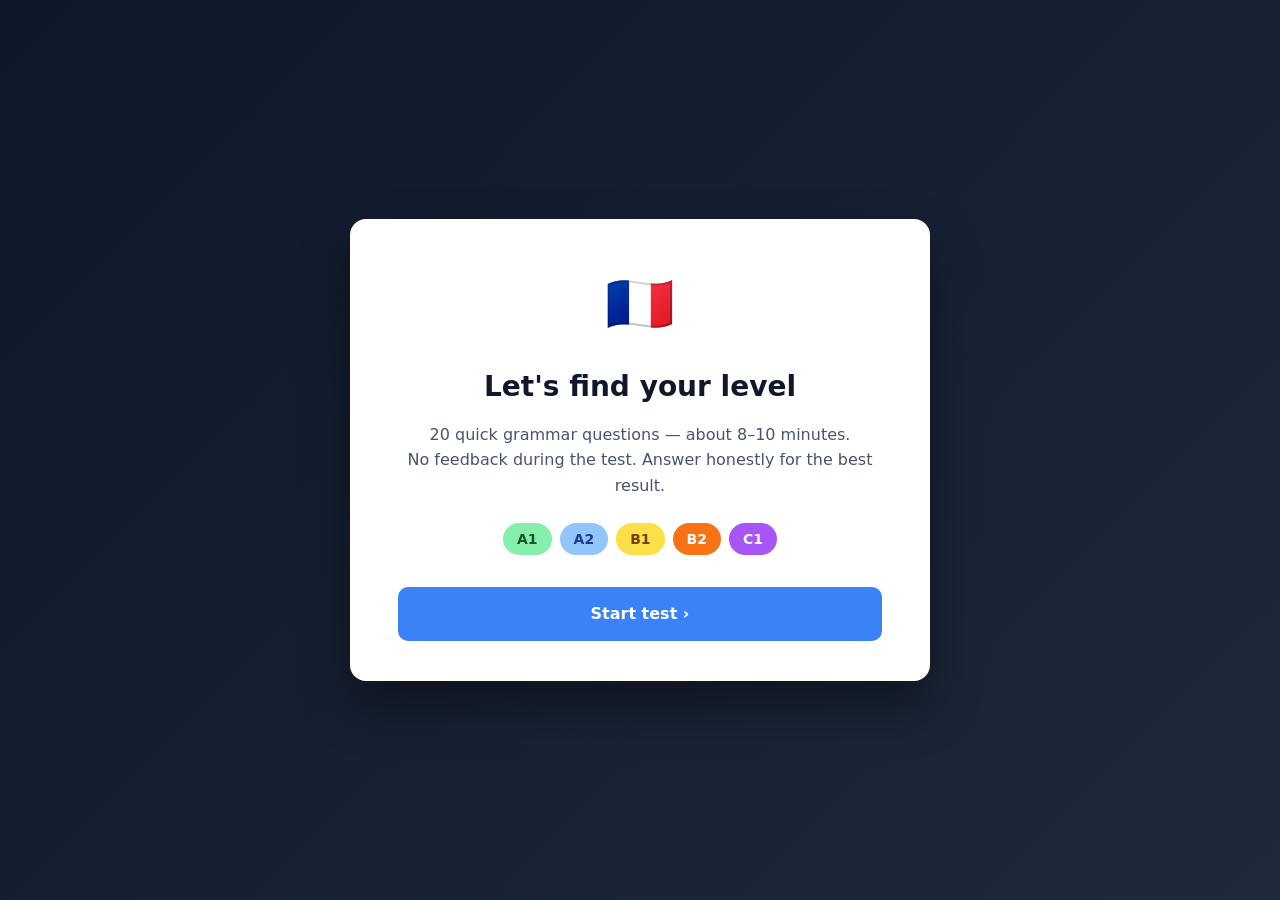
<file: english/index.html>
<!DOCTYPE html>
<html lang="en">
<head>
  <meta charset="UTF-8">
  <meta name="viewport" content="width=device-width, initial-scale=1.0">
  <title>English Platform</title>
  <link rel="stylesheet" href="css/style.css">
</head>
<body>

<!-- Assessment overlay (full-screen, shown before app) -->
<div id="assessment-overlay" class="assessment-overlay hidden">
  <div id="assessment-container"></div>
</div>

<div class="layout">

  <!-- Sidebar -->
  <aside class="sidebar">
    <div class="sidebar-logo">
      <span class="logo-icon">&#127468;&#127463;</span>
      <span class="logo-text">EnglishPro</span>
    </div>

    <div class="sidebar-level" id="sidebar-level" style="display:none"></div>

    <nav class="sidebar-nav">
      <button class="nav-btn" data-section="daily">
        <span class="nav-icon">&#128197;</span>
        <span>Daily Task</span>
      </button>
      <button class="nav-btn active" data-section="dashboard">
        <span class="nav-icon">&#9776;</span>
        <span>Dashboard</span>
      </button>
      <button class="nav-btn" data-section="grammar">
        <span class="nav-icon">&#9998;</span>
        <span>Grammar</span>
      </button>
      <button class="nav-btn" data-section="reading">
        <span class="nav-icon">&#128214;</span>
        <span>Reading</span>
      </button>
      <button class="nav-btn" data-section="listening">
        <span class="nav-icon">&#127911;</span>
        <span>Listening</span>
      </button>
    </nav>

    <div class="sidebar-bottom">
      <button class="nav-btn" id="retake-btn" style="display:none" onclick="showAssessment(true)">
        <span class="nav-icon">&#128260;</span>
        <span>Retake test</span>
      </button>
      <div class="sidebar-streak">
        <span class="streak-flame">&#128293;</span>
        <span id="sidebar-streak">0</span>
        <span class="streak-label">day streak</span>
      </div>
    </div>
  </aside>

  <!-- Main content -->
  <main class="main-content">

    <!-- Daily Task -->
    <section id="section-daily" class="section">
      <div id="daily-content"></div>
    </section>

    <!-- Dashboard -->
    <section id="section-dashboard" class="section active">
      <header class="section-header">
        <div>
          <h1>Dashboard</h1>
          <p class="section-subtitle" id="dash-date"></p>
        </div>
        <div class="header-streak" id="header-streak-badge"></div>
      </header>

      <div class="stats-row">
        <div class="stat-card">
          <div class="stat-value" id="stat-total">—</div>
          <div class="stat-label">Exercises done</div>
        </div>
        <div class="stat-card">
          <div class="stat-value" id="stat-correct">—</div>
          <div class="stat-label">Correct answers</div>
        </div>
        <div class="stat-card">
          <div class="stat-value" id="stat-accuracy">—</div>
          <div class="stat-label">Accuracy</div>
        </div>
      </div>

      <h2 class="section-subheading">Progress by module</h2>
      <div class="module-cards">
        <div class="module-card" data-goto="grammar">
          <div class="module-card-icon">&#9998;</div>
          <div class="module-card-info">
            <div class="module-card-title">Grammar</div>
            <div class="module-card-sub">Multiple choice &amp; fill-in-blank</div>
          </div>
          <div class="module-card-stat" id="mod-grammar">Start</div>
        </div>
        <div class="module-card" data-goto="reading">
          <div class="module-card-icon">&#128214;</div>
          <div class="module-card-info">
            <div class="module-card-title">Reading</div>
            <div class="module-card-sub">Texts &amp; comprehension</div>
          </div>
          <div class="module-card-stat" id="mod-reading">Start</div>
        </div>
        <div class="module-card" data-goto="listening">
          <div class="module-card-icon">&#127911;</div>
          <div class="module-card-info">
            <div class="module-card-title">Listening</div>
            <div class="module-card-sub">TTS dictation &amp; gap-fill</div>
          </div>
          <div class="module-card-stat" id="mod-listening">Start</div>
        </div>
      </div>

      <h2 class="section-subheading">Recent activity</h2>
      <div class="activity-list" id="activity-list">
        <p class="empty-state">No activity yet. Start a daily task to track your progress.</p>
      </div>
    </section>

    <!-- Grammar -->
    <section id="section-grammar" class="section">
      <header class="section-header">
        <h1>Grammar</h1>
        <div id="grammar-progress-label" class="progress-label"></div>
      </header>
      <div class="progress-bar-wrap" id="grammar-progress-bar-wrap" style="display:none">
        <div class="progress-bar-track">
          <div class="progress-bar-fill" id="grammar-progress-fill"></div>
        </div>
      </div>
      <div id="grammar-content"></div>
    </section>

    <!-- Reading -->
    <section id="section-reading" class="section">
      <div id="reading-content"></div>
    </section>

    <!-- Listening -->
    <section id="section-listening" class="section">
      <div id="listening-content"></div>
    </section>

  </main>
</div>

<script src="js/api-shim.js"></script>
<script src="js/app.js"></script>
<script src="js/grammar.js"></script>
<script src="js/reading.js"></script>
<script src="js/listening.js"></script>
<script src="js/assessment.js"></script>
<script src="js/daily.js"></script>
</body>
</html>
</file>
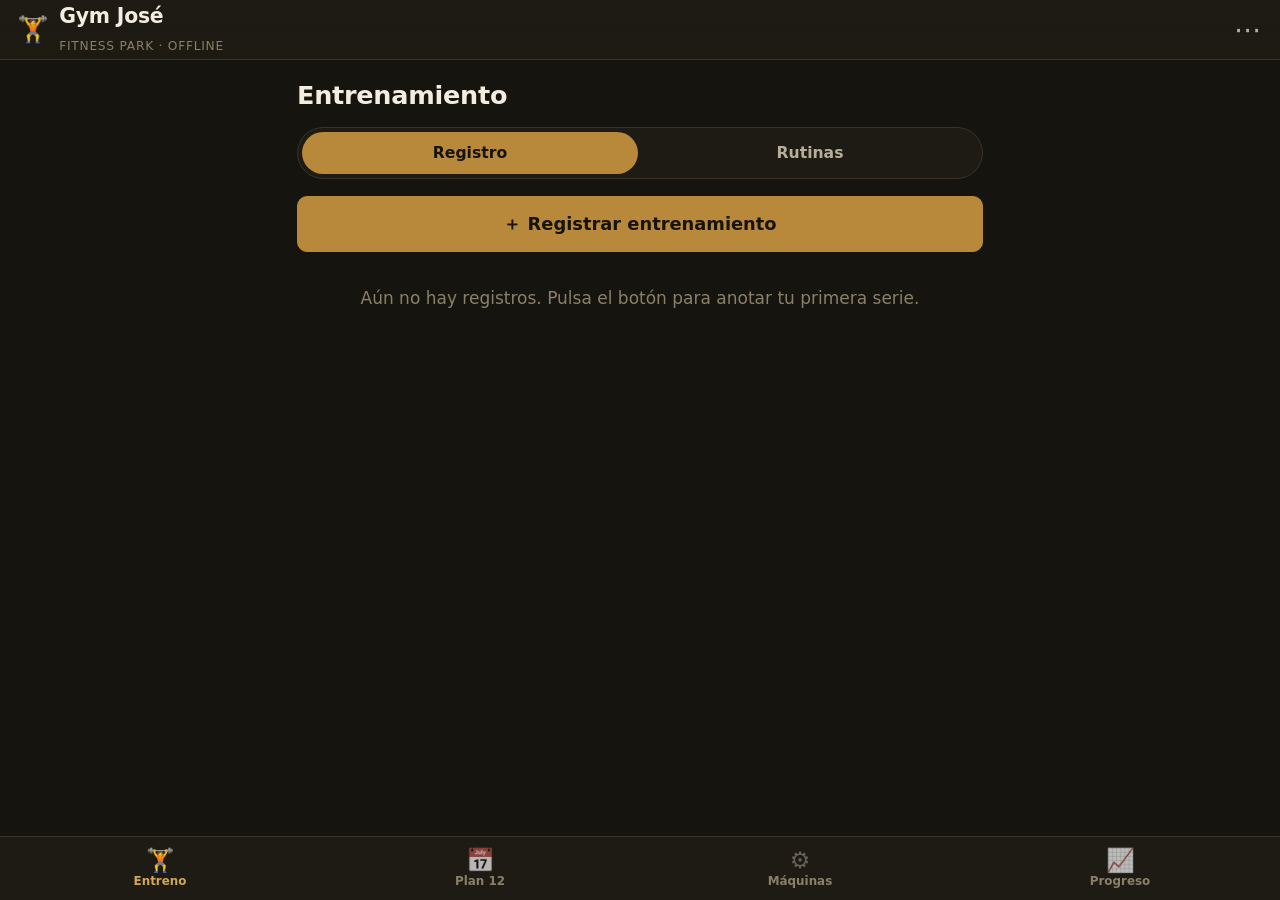
<file: gym-jose/index.html>
<!DOCTYPE html>
<html lang="es">
<head>
  <meta charset="UTF-8" />
  <meta name="viewport" content="width=device-width, initial-scale=1.0, viewport-fit=cover, maximum-scale=5.0" />
  <title>Gym José</title>
  <meta name="description" content="Registro de entrenamientos, plan de 12 semanas y progreso. App personal, offline, sin servidor." />

  <!-- PWA -->
  <link rel="manifest" href="manifest.webmanifest" />
  <meta name="theme-color" content="#16140f" />
  <meta name="mobile-web-app-capable" content="yes" />
  <meta name="apple-mobile-web-app-capable" content="yes" />
  <meta name="apple-mobile-web-app-status-bar-style" content="black-translucent" />
  <meta name="apple-mobile-web-app-title" content="Gym José" />
  <link rel="apple-touch-icon" href="assets/icons/apple-touch-icon.png" />
  <link rel="icon" type="image/png" sizes="32x32" href="assets/icons/favicon-32.png" />

  <link rel="stylesheet" href="assets/css/styles.css" />
</head>
<body>
  <div id="app" class="app">
    <div class="boot">Cargando Gym José…</div>
  </div>
  <script type="module" src="src/app.js"></script>
</body>
</html>
</file>
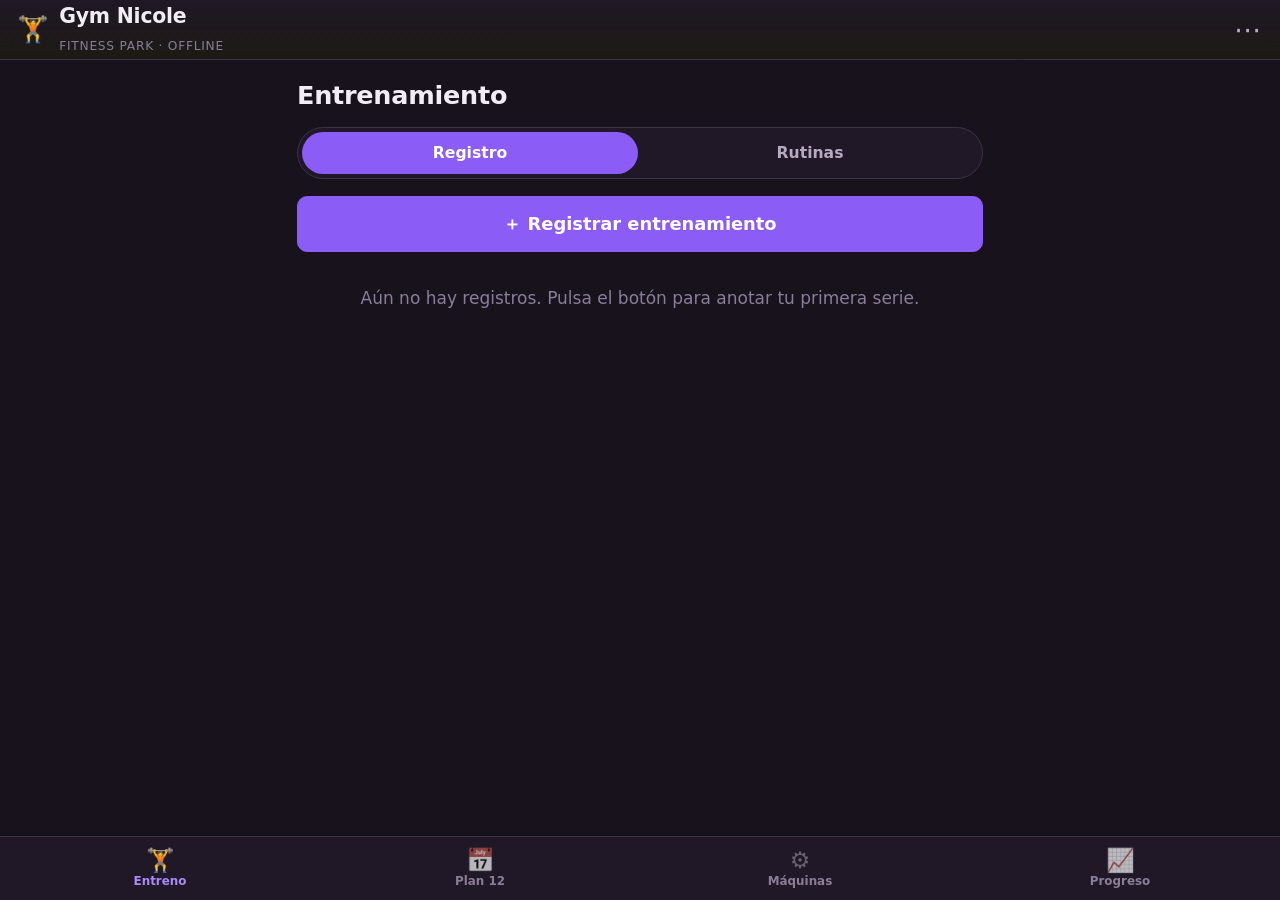
<file: gym-nicole/index.html>
<!DOCTYPE html>
<html lang="es">
<head>
  <meta charset="UTF-8" />
  <meta name="viewport" content="width=device-width, initial-scale=1.0, viewport-fit=cover, maximum-scale=5.0" />
  <title>Gym Nicole</title>
  <meta name="description" content="Registro de entrenamientos, plan de 12 semanas y progreso. App personal, offline, sin servidor." />

  <!-- PWA -->
  <link rel="manifest" href="manifest.webmanifest" />
  <meta name="theme-color" content="#17121c" />
  <meta name="mobile-web-app-capable" content="yes" />
  <meta name="apple-mobile-web-app-capable" content="yes" />
  <meta name="apple-mobile-web-app-status-bar-style" content="black-translucent" />
  <meta name="apple-mobile-web-app-title" content="Gym Nicole" />
  <link rel="apple-touch-icon" href="assets/icons/apple-touch-icon.png" />
  <link rel="icon" type="image/png" sizes="32x32" href="assets/icons/favicon-32.png" />

  <link rel="stylesheet" href="assets/css/styles.css" />
</head>
<body>
  <div id="app" class="app">
    <div class="boot">Cargando Gym Nicole…</div>
  </div>
  <script type="module" src="src/app.js"></script>
</body>
</html>
</file>
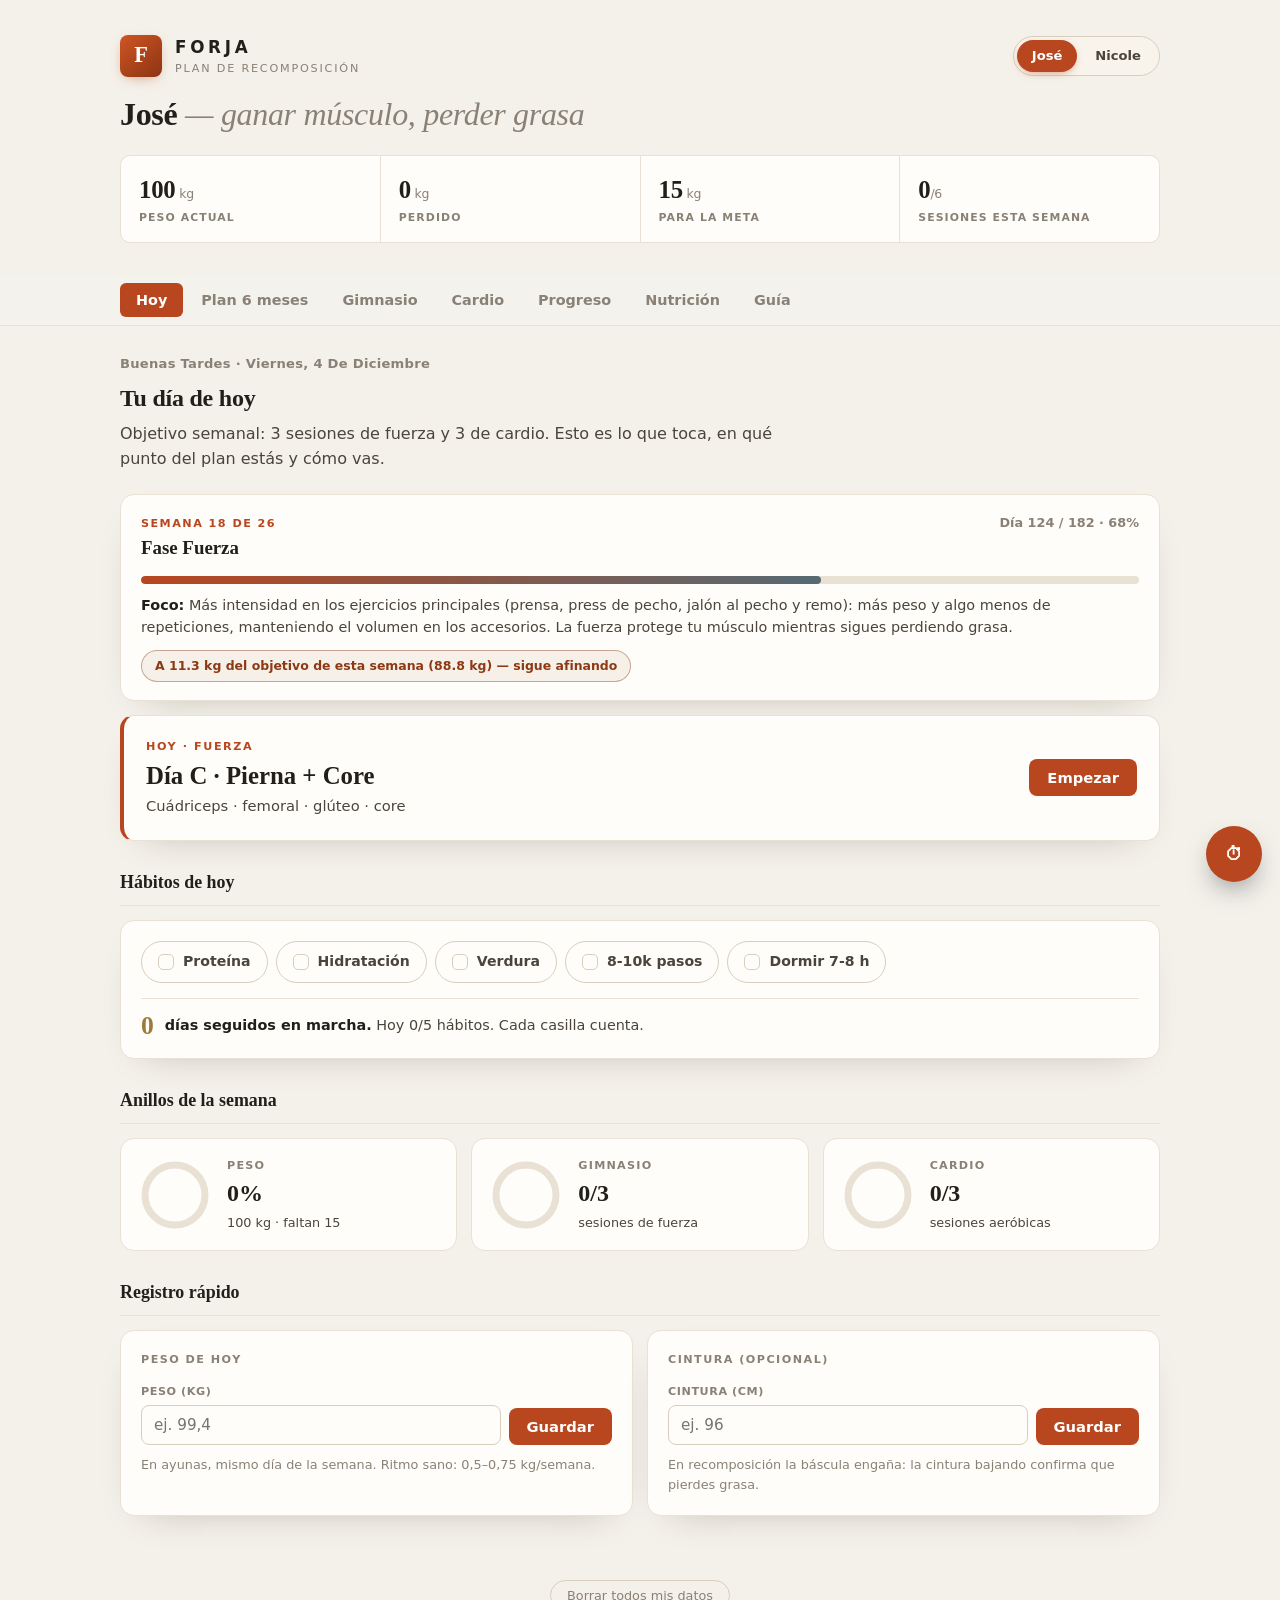
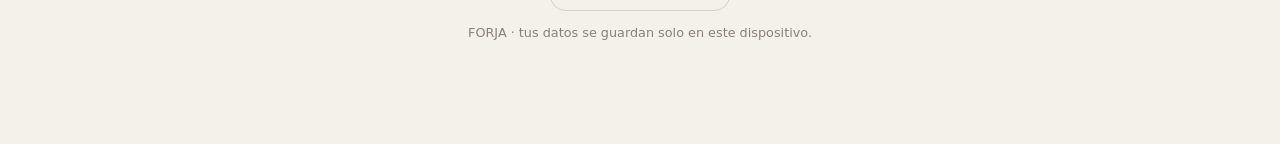
<file: gym/index.html>
<!DOCTYPE html>
<html lang="es">
<head>
<meta charset="UTF-8">
<meta name="viewport" content="width=device-width, initial-scale=1.0">
<meta name="robots" content="noindex, nofollow">
<meta name="theme-color" content="#b8461f">
<title>FORJA · Plan de recomposición</title>
<style>
  :root{
    --bg:#f4f1ea;
    --surface:#fffdf9;
    --surface-2:#f8f4ec;
    --ink:#221f1b;          /* hierro casi negro, cálido */
    --ink-2:#4a443c;
    --muted:#8a8176;
    --faint:#b4a99b;
    --line:#e8e1d4;
    --line-2:#d8cfbe;
    --accent:#b8461f;       /* ámbar al rojo — hierro en la forja */
    --accent-2:#566a74;     /* acero frío (cardio / secundario) */
    --gold:#9c7a3c;         /* bronce (récords) */
    --ok:#46735a;
    --warn:#8c3a14;         /* quemado intenso (alertas) */
    --r:14px; --rs:10px; --rx:8px;
    --sh:0 14px 38px -26px rgba(48,30,18,.38);
    --ease:cubic-bezier(.22,1,.36,1);
    --serif:Georgia,'Times New Roman',serif;
    --sans:'Segoe UI',system-ui,-apple-system,sans-serif;
  }
  *{box-sizing:border-box;margin:0;padding:0}
  html{scroll-behavior:smooth}
  body{font-family:var(--sans);color:var(--ink);line-height:1.55;background:var(--bg);
    -webkit-font-smoothing:antialiased;padding-bottom:96px}
  .wrap{max-width:1080px;margin:0 auto;padding:0 20px}
  ::selection{background:var(--accent);color:#fff}

  /* Header */
  header{padding:34px 0 4px}
  .brand{display:flex;align-items:center;gap:13px}
  .logo{width:42px;height:42px;border-radius:8px;background:linear-gradient(140deg,#cf5523,#8c3414);box-shadow:0 4px 14px -6px rgba(184,70,31,.7);display:grid;place-items:center;
    font-family:var(--serif);font-weight:700;color:#fff;font-size:1.4rem}
  .brand .nm{font-size:1.05rem;font-weight:700;letter-spacing:.22em}
  .brand .tg{font-size:.7rem;color:var(--muted);letter-spacing:.16em;text-transform:uppercase}
  .pswitch{display:flex;gap:3px;margin-left:auto;background:var(--surface-2);border:1px solid var(--line-2);border-radius:999px;padding:3px}
  .pbtn{border:none;background:transparent;color:var(--ink-2);font:inherit;font-size:.82rem;font-weight:600;padding:6px 15px;border-radius:999px;cursor:pointer;transition:.2s;white-space:nowrap}
  .pbtn:hover{color:var(--ink)}
  .pbtn.on{background:var(--accent);color:#fff;box-shadow:0 3px 10px -4px rgba(184,70,31,.7)}
  @media(max-width:520px){.brand{flex-wrap:wrap}.pswitch{margin-left:0}}
  h1{font-family:var(--serif);font-size:clamp(1.8rem,1rem+3vw,2.7rem);line-height:1.1;font-weight:700;
    letter-spacing:-.01em;margin:20px 0 4px;color:var(--ink)}
  h1 .thin{color:var(--muted);font-style:italic;font-weight:400}
  h1 .gn{color:var(--accent)}

  .kpis{display:grid;grid-template-columns:repeat(4,1fr);gap:1px;margin:22px 0 4px;
    background:var(--line);border:1px solid var(--line);border-radius:var(--rs);overflow:hidden}
  @media(max-width:680px){.kpis{grid-template-columns:repeat(2,1fr)}}
  .kpi{background:var(--surface);padding:15px 18px}
  .kpi .v{font-family:var(--serif);font-size:1.55rem;font-weight:700;letter-spacing:-.01em}
  .kpi .v small{font-size:.78rem;color:var(--muted);font-weight:400;font-family:var(--sans)}
  .kpi .l{font-size:.68rem;letter-spacing:.1em;text-transform:uppercase;color:var(--muted);font-weight:600;margin-top:1px}

  /* Tabs */
  nav.tabs{position:sticky;top:0;z-index:30;background:rgba(243,242,238,.9);backdrop-filter:blur(10px);
    border-bottom:1px solid var(--line);margin-top:24px}
  .tabs-inner{display:flex;gap:2px;overflow-x:auto;padding:8px 0;scrollbar-width:none}
  .tabs-inner::-webkit-scrollbar{display:none}
  .tab{flex:0 0 auto;background:transparent;border:none;color:var(--muted);padding:9px 16px;border-radius:6px;
    font-weight:600;font-size:.9rem;cursor:pointer;white-space:nowrap;transition:.18s var(--ease);font-family:inherit}
  .tab:hover{color:var(--ink);background:rgba(42,59,84,.06)}
  .tab.active{background:var(--accent);color:#fff}

  section.view{display:none;padding:28px 0;animation:fade .3s var(--ease)}
  section.view.active{display:block}
  @keyframes fade{from{opacity:0;transform:translateY(8px)}to{opacity:1;transform:none}}

  h2{font-family:var(--serif);font-size:1.5rem;font-weight:700;letter-spacing:-.01em;margin-bottom:5px}
  .lead{color:var(--ink-2);margin-bottom:22px;max-width:66ch}
  h3.sec{font-family:var(--serif);font-size:1.12rem;font-weight:700;margin:28px 0 14px;
    padding-bottom:8px;border-bottom:1px solid var(--line)}

  .panel{background:var(--surface);border:1px solid var(--line);border-radius:var(--r);padding:20px;box-shadow:var(--sh)}
  .ptitle{font-size:.7rem;letter-spacing:.13em;text-transform:uppercase;color:var(--muted);font-weight:700;margin-bottom:14px}

  input,select{background:var(--surface);border:1px solid var(--line-2);color:var(--ink);border-radius:var(--rx);
    padding:10px 12px;font-size:.95rem;font-family:inherit;width:100%}
  input:focus,select:focus{outline:none;border-color:var(--accent);box-shadow:0 0 0 3px rgba(42,59,84,.12)}
  label.fld{display:block;font-size:.7rem;letter-spacing:.05em;text-transform:uppercase;color:var(--muted);font-weight:700;margin-bottom:5px}
  .row{display:flex;gap:8px;align-items:flex-end}
  button.cta{background:var(--accent);color:#fff;border:none;border-radius:var(--rx);padding:10px 18px;
    font-weight:700;font-size:.92rem;cursor:pointer;font-family:inherit;transition:.15s var(--ease);white-space:nowrap}
  button.cta:hover{background:#1e2c42}
  button.ghost{background:transparent;border:1px solid var(--line-2);color:var(--ink-2);border-radius:var(--rx);
    padding:9px 14px;font-weight:600;font-size:.88rem;cursor:pointer;font-family:inherit;transition:.15s}
  button.ghost:hover{border-color:var(--accent);color:var(--accent)}

  /* Rings */
  .rings{display:grid;grid-template-columns:repeat(3,1fr);gap:14px;margin-bottom:22px}
  @media(max-width:680px){.rings{grid-template-columns:1fr}}
  .ring{background:var(--surface);border:1px solid var(--line);border-radius:var(--r);padding:18px;display:flex;align-items:center;gap:16px}
  .ring .rl{font-size:.7rem;letter-spacing:.11em;text-transform:uppercase;color:var(--muted);font-weight:700}
  .ring .rv{font-family:var(--serif);font-size:1.5rem;font-weight:700;margin-top:1px}
  .ring .rs{font-size:.8rem;color:var(--ink-2)}

  /* Today */
  .today{background:var(--surface);border:1px solid var(--line);border-left:4px solid var(--accent);
    border-radius:var(--r);padding:22px;display:flex;flex-wrap:wrap;align-items:center;gap:18px;box-shadow:var(--sh)}
  .today .lab{font-size:.7rem;letter-spacing:.14em;text-transform:uppercase;color:var(--accent);font-weight:700}
  .today .big{font-family:var(--serif);font-size:1.55rem;font-weight:700;margin-top:2px}
  .today .sm{color:var(--ink-2);font-size:.92rem}
  .today .grow{flex:1;min-width:200px}

  /* Day tabs */
  .daytabs{display:flex;gap:10px;margin-bottom:18px;flex-wrap:wrap}
  .dtab{background:var(--surface);border:1px solid var(--line);color:var(--ink-2);border-radius:var(--rs);
    padding:12px 18px;font-weight:700;cursor:pointer;font-family:inherit;transition:.18s var(--ease);flex:1;min-width:140px;text-align:left}
  .dtab .dt-k{font-size:.68rem;letter-spacing:.1em;text-transform:uppercase;color:var(--muted)}
  .dtab .dt-n{font-family:var(--serif);font-size:1.05rem;margin-top:2px}
  .dtab.on{border-color:var(--accent);background:var(--accent);color:#fff}
  .dtab.on .dt-k{color:rgba(255,255,255,.7)}

  /* Exercise */
  .ex{background:var(--surface);border:1px solid var(--line);border-radius:var(--rs);margin-bottom:10px;overflow:hidden;transition:border-color .2s var(--ease),box-shadow .2s var(--ease),transform .2s var(--ease)}
  .ex:hover{border-color:var(--line-2);box-shadow:0 10px 26px -20px rgba(20,28,40,.45);transform:translateY(-1px)}
  .ex.open{border-color:var(--accent);box-shadow:0 14px 34px -24px rgba(42,59,84,.5)}
  .ex-head{display:flex;align-items:center;gap:12px;padding:15px 16px;cursor:pointer}
  .ex-head:hover{background:var(--surface-2)}
  .ex-n{font-weight:700;font-size:.98rem}
  .ex-meta{font-size:.8rem;color:var(--ink-2);margin-top:3px;display:flex;gap:12px;flex-wrap:wrap;align-items:center}
  .ex-target{color:var(--accent);font-weight:700;font-variant-numeric:tabular-nums}
  .pr-badge{border:1px solid var(--gold);color:var(--gold);font-size:.68rem;font-weight:700;padding:1px 7px;border-radius:4px;letter-spacing:.04em}
  .last{color:var(--muted)}
  .chev{margin-left:auto;color:var(--faint);transition:transform .25s var(--ease);flex:0 0 auto}
  .ex.open .chev{transform:rotate(90deg)}
  .ex-body{display:none;padding:0 16px 18px;border-top:1px solid var(--line)}
  .ex.open .ex-body{display:block}

  .how{display:flex;gap:18px;align-items:center;background:var(--surface-2);border:1px solid var(--line);
    border-radius:var(--rs);padding:14px 16px;margin:16px 0}
  @media(max-width:560px){.how{flex-direction:column;align-items:flex-start}}
  .fig-box{flex:0 0 auto;width:148px;height:118px;display:grid;place-items:center;background:var(--surface);
    border:1px solid var(--line);border-radius:var(--rs);color:var(--ink-2);position:relative;overflow:hidden}
  .fig-box::after{content:"EN MOVIMIENTO";position:absolute;bottom:6px;left:0;right:0;text-align:center;
    font-size:.54rem;letter-spacing:.14em;color:var(--faint);font-weight:700}
  .fig{width:130px;height:104px;display:block}
  @keyframes repY{0%,100%{transform:translateY(0)}50%{transform:translateY(var(--amp,-7px))}}
  @keyframes repX{0%,100%{transform:translateX(0)}50%{transform:translateX(var(--amp,6px))}}
  .fig .mv{animation:repY 2.3s ease-in-out infinite}
  .fig .mvx{animation:repX 2.3s ease-in-out infinite}
  @media(prefers-reduced-motion:reduce){.fig .mv,.fig .mvx{animation:none}}
  .how .cue{flex:1}
  .how .cue .ct{font-size:.68rem;letter-spacing:.12em;text-transform:uppercase;color:var(--muted);font-weight:700;margin-bottom:4px}
  .how .cue p{font-size:.9rem;color:var(--ink-2)}
  .demo{display:inline-flex;align-items:center;gap:6px;margin-top:10px;font-size:.8rem;font-weight:700;
    color:var(--accent);text-decoration:none;border:1px solid var(--line-2);border-radius:99px;padding:5px 13px;transition:.15s var(--ease)}
  .demo:hover{background:var(--accent);color:#fff;border-color:var(--accent)}

  .sets{margin:8px 0 6px;display:flex;flex-direction:column;gap:6px}
  .setrow{display:grid;grid-template-columns:28px 1fr 1fr 30px;gap:8px;align-items:center}
  .setrow .si{font-size:.78rem;color:var(--muted);font-weight:700}
  .setrow input{padding:7px 9px;font-size:.9rem;text-align:center}
  .setrow .del{background:none;border:none;color:var(--faint);cursor:pointer;font-size:1rem;padding:0}
  .setrow .del:hover{color:var(--warn)}
  .plus{width:100%;background:var(--surface-2);border:1px dashed var(--line-2);color:var(--accent);
    border-radius:var(--rx);padding:9px;font-weight:700;cursor:pointer;font-family:inherit;font-size:.85rem;margin-top:4px;transition:.15s}
  .plus:hover{background:#eef1f5;border-color:var(--accent)}
  .ex-foot .hint{font-size:.78rem;color:var(--muted);margin-top:10px;display:block}
  .miniwrap{margin-top:12px}
  .miniwrap .ml{font-size:.68rem;letter-spacing:.1em;text-transform:uppercase;color:var(--muted);font-weight:700;margin-bottom:4px}
  svg.mini{width:100%;height:46px;display:block}

  .note{font-size:.86rem;color:var(--ink-2);padding:13px 16px;background:var(--surface);
    border:1px solid var(--line);border-left:3px solid var(--accent-2);border-radius:var(--rs);margin-top:10px}
  .note b{color:var(--ink)}

  .chartcard{background:var(--surface);border:1px solid var(--line);border-radius:var(--r);padding:18px;margin-bottom:14px}
  svg.chart{width:100%;height:160px;display:block}
  .legend{display:flex;gap:18px;font-size:.8rem;color:var(--ink-2);margin-top:8px;flex-wrap:wrap}
  .legend i{display:inline-block;width:18px;height:3px;border-radius:2px;margin-right:6px;vertical-align:middle}

  .macro-grid{display:grid;grid-template-columns:repeat(auto-fit,minmax(140px,1fr));gap:1px;margin:8px 0 18px;
    background:var(--line);border:1px solid var(--line);border-radius:var(--rs);overflow:hidden}
  .macro{background:var(--surface);padding:16px;border-top:3px solid var(--accent-2)}
  .macro.pro{border-top-color:var(--accent)} .macro.cal{border-top-color:var(--ink)}
  .macro.fat{border-top-color:var(--gold)}
  .macro .mv{font-family:var(--serif);font-size:1.7rem;font-weight:700}
  .macro .ml{font-size:.68rem;letter-spacing:.1em;text-transform:uppercase;color:var(--muted);font-weight:700}
  .macro .mh{font-size:.76rem;color:var(--muted);margin-top:5px}
  ul.tips{list-style:none;display:grid;gap:8px}
  ul.tips li{background:var(--surface);border:1px solid var(--line);border-radius:var(--rs);padding:12px 14px 12px 38px;font-size:.92rem;position:relative}
  ul.tips li::before{content:"—";position:absolute;left:15px;top:12px;color:var(--accent);font-weight:700}
  ul.tips li b{color:var(--ink)}

  .cards{display:grid;grid-template-columns:repeat(auto-fit,minmax(220px,1fr));gap:13px}
  .info{background:var(--surface);border:1px solid var(--line);border-radius:var(--rs);padding:17px}
  .info h4{font-family:var(--serif);font-size:1.02rem;font-weight:700;margin-bottom:6px}
  .info p{font-size:.89rem;color:var(--ink-2)}

  .grid2{display:grid;grid-template-columns:1fr 1fr;gap:14px}
  @media(max-width:680px){.grid2{grid-template-columns:1fr}}

  .clist{display:flex;flex-direction:column;gap:8px;margin-top:10px}
  .citem{display:flex;align-items:center;gap:12px;background:var(--surface);border:1px solid var(--line);border-radius:var(--rs);padding:11px 14px}
  .citem .cd{font-size:.8rem;color:var(--muted);font-weight:700;min-width:54px}
  .citem .ct{font-weight:600;font-size:.92rem}
  .citem .cm{margin-left:auto;color:var(--accent);font-weight:700;font-variant-numeric:tabular-nums;font-size:.9rem}
  .citem .cx{background:none;border:none;color:var(--faint);cursor:pointer;font-size:1rem}
  .citem .cx:hover{color:var(--warn)}
  .citem .ck{color:var(--gold);font-weight:700;font-size:.82rem;font-variant-numeric:tabular-nums;margin-left:14px}
  .empty{color:var(--muted);font-size:.88rem;text-align:center;padding:20px}
  .chint{font-size:.8rem;color:var(--muted);margin-top:10px}
  .chint b{color:var(--accent)}
  .csum{display:grid;grid-template-columns:repeat(3,1fr);gap:1px;background:var(--line);border:1px solid var(--line);
    border-radius:var(--rs);overflow:hidden;margin-bottom:18px}
  .csum .ci{background:var(--surface);padding:14px 16px}
  .csum .ci .v{font-family:var(--serif);font-size:1.4rem;font-weight:700}
  .csum .ci .l{font-size:.66rem;letter-spacing:.1em;text-transform:uppercase;color:var(--muted);font-weight:700;margin-top:1px}

  /* Journey + daily */
  .greet{font-size:.82rem;color:var(--muted);font-weight:600;letter-spacing:.02em;margin-bottom:6px;text-transform:capitalize}
  .journey{background:var(--surface);border:1px solid var(--line);border-radius:var(--r);padding:18px 20px;margin-bottom:14px;box-shadow:var(--sh)}
  .journey .jtop{display:flex;justify-content:space-between;align-items:baseline;gap:12px;flex-wrap:wrap}
  .journey .jph{font-family:var(--serif);font-size:1.18rem;font-weight:700;margin-top:1px}
  .journey .jwk{font-size:.7rem;letter-spacing:.13em;text-transform:uppercase;color:var(--accent);font-weight:700}
  .journey .jday{font-size:.8rem;color:var(--muted);font-weight:600;font-variant-numeric:tabular-nums}
  .jbar{height:8px;background:var(--line);border-radius:99px;overflow:hidden;margin:13px 0 4px}
  .jbar i{display:block;height:100%;background:linear-gradient(90deg,var(--accent),var(--accent-2));border-radius:99px;transition:width 1s var(--ease)}
  .jfocus{font-size:.9rem;color:var(--ink-2);margin-top:10px}
  .jfocus b{color:var(--ink)}
  .jstatus{display:inline-block;margin-top:12px;font-size:.78rem;font-weight:700;padding:5px 13px;border-radius:99px;border:1px solid}
  .jstatus.ok{color:var(--ok);border-color:rgba(63,107,80,.5);background:rgba(63,107,80,.08)}
  .jstatus.warn{color:var(--warn);border-color:rgba(154,90,60,.5);background:rgba(154,90,60,.08)}

  .habits{display:flex;flex-wrap:wrap;gap:8px}
  .habit{display:inline-flex;align-items:center;gap:9px;background:var(--surface);border:1px solid var(--line-2);
    border-radius:99px;padding:9px 16px;font-size:.88rem;font-weight:600;color:var(--ink-2);cursor:pointer;user-select:none;transition:.15s var(--ease)}
  .habit .hbox{width:16px;height:16px;border:1.5px solid var(--line-2);border-radius:5px;display:grid;place-items:center;transition:.15s}
  .habit:hover{border-color:var(--accent);color:var(--accent)}
  .habit.done{background:var(--accent);color:#fff;border-color:var(--accent)}
  .habit.done .hbox{background:#fff;border-color:#fff}
  .habit.done .hbox::after{content:"✓";font-size:.72rem;color:var(--accent);font-weight:900;line-height:1}
  .streak{display:flex;align-items:center;gap:11px;margin-top:15px;padding-top:14px;border-top:1px solid var(--line);font-size:.9rem;color:var(--ink-2)}
  .streak .sv{font-family:var(--serif);font-size:1.6rem;font-weight:700;color:var(--gold);line-height:1}

  /* Plan */
  .phase{background:var(--surface);border:1px solid var(--line);border-radius:var(--r);padding:18px 20px;margin-bottom:12px;
    border-left:4px solid var(--line-2);transition:.2s var(--ease)}
  .phase.now{border-left-color:var(--accent);box-shadow:var(--sh)}
  .phase.done{opacity:.6}
  .phase .ph-h{display:flex;justify-content:space-between;align-items:baseline;gap:12px;flex-wrap:wrap;margin-bottom:2px}
  .phase .ph-n{font-family:var(--serif);font-size:1.2rem;font-weight:700}
  .phase .ph-w{font-size:.72rem;letter-spacing:.08em;text-transform:uppercase;color:var(--muted);font-weight:700}
  .phase .ph-now{font-size:.64rem;letter-spacing:.08em;text-transform:uppercase;color:#fff;background:var(--accent);padding:3px 9px;border-radius:99px;font-weight:700;margin-right:8px}
  .phase .ph-focus{font-size:.92rem;color:var(--ink-2);margin:7px 0 13px}
  .phase .ph-grid{display:grid;grid-template-columns:repeat(auto-fit,minmax(150px,1fr));gap:10px}
  .phase .ph-item{background:var(--surface-2);border:1px solid var(--line);border-radius:var(--rs);padding:11px 13px}
  .phase .ph-item .k{font-size:.63rem;letter-spacing:.1em;text-transform:uppercase;color:var(--muted);font-weight:700;margin-bottom:3px}
  .phase .ph-item .t{font-size:.85rem;color:var(--ink-2)}

  /* Rest timer */
  .fab{position:fixed;right:18px;bottom:18px;z-index:40}
  .fab-btn{width:56px;height:56px;border-radius:50%;background:var(--accent);border:none;color:#fff;
    font-size:1.1rem;font-weight:700;cursor:pointer;box-shadow:0 12px 28px -10px rgba(20,28,40,.6);transition:.15s}
  .fab-btn:hover{background:#1e2c42}
  .timer{position:fixed;right:18px;bottom:84px;z-index:40;background:var(--surface);border:1px solid var(--line-2);
    border-radius:var(--r);padding:16px;box-shadow:var(--sh);width:228px;display:none}
  .timer.show{display:block;animation:fade .2s var(--ease)}
  .timer .tdisp{font-family:var(--serif);font-size:2.4rem;font-weight:700;text-align:center;font-variant-numeric:tabular-nums}
  .timer .tdisp.run{color:var(--accent)}
  .presets{display:flex;gap:6px;margin:10px 0}
  .presets button{flex:1;background:var(--surface-2);border:1px solid var(--line);color:var(--ink-2);border-radius:var(--rx);padding:8px 0;font-weight:700;cursor:pointer;font-family:inherit;font-size:.84rem}
  .presets button:hover{border-color:var(--accent);color:var(--accent)}
  .tctrl{display:flex;gap:6px}
  .tctrl button{flex:1}

  .foot{text-align:center;color:var(--muted);font-size:.8rem;padding:36px 0 6px}
  .foot .row{justify-content:center;margin-bottom:12px}
  .reset{background:none;border:1px solid var(--line-2);color:var(--muted);border-radius:99px;padding:7px 16px;cursor:pointer;font-family:inherit;font-size:.8rem}
  .reset:hover{color:var(--warn);border-color:var(--warn)}
</style>
</head>
<body>
<div class="wrap">
  <header>
    <div class="brand">
      <div class="logo">F</div>
      <div><div class="nm">FORJA</div><div class="tg">Plan de recomposición</div></div>
      <div class="pswitch" id="pSwitch"></div>
    </div>
    <h1 id="heroLine"></h1>
    <div class="kpis">
      <div class="kpi"><div class="v" id="kWeight">100<small> kg</small></div><div class="l">Peso actual</div></div>
      <div class="kpi"><div class="v" id="kLost">0<small> kg</small></div><div class="l">Perdido</div></div>
      <div class="kpi"><div class="v" id="kLeft">15<small> kg</small></div><div class="l">Para la meta</div></div>
      <div class="kpi"><div class="v" id="kAdh">0<small>/6</small></div><div class="l">Sesiones esta semana</div></div>
    </div>
  </header>
</div>

<nav class="tabs"><div class="wrap"><div class="tabs-inner" id="tabs">
  <button class="tab active" data-v="hoy">Hoy</button>
  <button class="tab" data-v="plan">Plan 6 meses</button>
  <button class="tab" data-v="gym">Gimnasio</button>
  <button class="tab" data-v="cardio">Cardio</button>
  <button class="tab" data-v="prog">Progreso</button>
  <button class="tab" data-v="nutri">Nutrición</button>
  <button class="tab" data-v="guia">Guía</button>
</div></div></nav>

<div class="wrap">

  <!-- HOY -->
  <section class="view active" id="hoy">
    <div class="greet" id="greet"></div>
    <h2>Tu día de hoy</h2>
    <p class="lead">Objetivo semanal: 3 sesiones de fuerza y 3 de cardio. Esto es lo que toca, en qué punto del plan estás y cómo vas.</p>
    <div class="journey" id="journey"></div>
    <div class="today" id="todayCard"></div>

    <h3 class="sec">Hábitos de hoy</h3>
    <div class="panel">
      <div class="habits" id="habits"></div>
      <div class="streak" id="streak"></div>
    </div>

    <h3 class="sec">Anillos de la semana</h3>
    <div class="rings">
      <div class="ring"><svg width="72" height="72" id="ringW"></svg><div><div class="rl">Peso</div><div class="rv" id="ringWv">0%</div><div class="rs" id="ringWs"></div></div></div>
      <div class="ring"><svg width="72" height="72" id="ringG"></svg><div><div class="rl">Gimnasio</div><div class="rv" id="ringGv">0/3</div><div class="rs">sesiones de fuerza</div></div></div>
      <div class="ring"><svg width="72" height="72" id="ringC"></svg><div><div class="rl">Cardio</div><div class="rv" id="ringCv">0/3</div><div class="rs">sesiones aeróbicas</div></div></div>
    </div>

    <h3 class="sec">Registro rápido</h3>
    <div class="grid2">
      <div class="panel"><div class="ptitle">Peso de hoy</div>
        <div class="row"><div style="flex:1"><label class="fld">Peso (kg)</label><input type="number" id="wIn" step="0.1" placeholder="ej. 99,4"></div>
          <button class="cta" id="wSave">Guardar</button></div>
        <p style="font-size:.8rem;color:var(--muted);margin-top:10px">En ayunas, mismo día de la semana. Ritmo sano: 0,5–0,75 kg/semana.</p></div>
      <div class="panel"><div class="ptitle">Cintura (opcional)</div>
        <div class="row"><div style="flex:1"><label class="fld">Cintura (cm)</label><input type="number" id="waistIn" step="0.5" placeholder="ej. 96"></div>
          <button class="cta" id="waistSave">Guardar</button></div>
        <p style="font-size:.8rem;color:var(--muted);margin-top:10px">En recomposición la báscula engaña: la cintura bajando confirma que pierdes grasa.</p></div>
    </div>
  </section>

  <!-- PLAN 6 MESES -->
  <section class="view" id="plan">
    <h2>Tu plan de 6 meses</h2>
    <p class="lead">26 semanas en cuatro fases para llegar a tu peso objetivo ganando músculo. Cada fase cambia el énfasis del entrenamiento y de la nutrición. La app sabe en qué semana estás y te guía día a día.</p>
    <div class="panel" style="margin-bottom:16px"><div class="ptitle">Inicio del plan</div>
      <div class="row" style="flex-wrap:wrap;align-items:flex-end;gap:14px">
        <div style="flex:1;min-width:170px"><label class="fld">Fecha de inicio</label><input type="date" id="planStart"></div>
        <span style="font-size:.84rem;color:var(--muted);flex:2;min-width:200px" id="planMeta"></span></div></div>
    <div class="chartcard"><div class="ptitle">Trayectoria de peso prevista vs. real</div>
      <svg class="chart" id="chartPlan" viewBox="0 0 600 160" preserveAspectRatio="none"></svg>
      <div class="legend"><span><i style="background:var(--accent-2)"></i>Objetivo por semana</span><span><i style="background:var(--accent)"></i>Tu peso real</span></div></div>
    <h3 class="sec">Las cuatro fases</h3>
    <div id="phaseList"></div>
    <div class="note" style="margin-top:8px">Las <b>semanas de descarga</b> (8, 16 y 24) bajan el volumen para que el cuerpo asimile lo entrenado y evitar el estancamiento y las lesiones. No las saltes: forman parte del progreso, no son una pausa.</div>
  </section>

  <!-- GIMNASIO -->
  <section class="view" id="gym">
    <h2>Gimnasio · Empuje / Tirón / Pierna</h2>
    <p class="lead">Rutina adaptada a <b>Fitness Park</b>: mayoría en máquina, multipower y polea, fáciles de aprender y de cargar con seguridad. Elige el día y despliega cada ejercicio: verás <b>cómo se ejecuta</b> y podrás registrar tus series (peso × reps). La app guarda tu último entreno, marca récords y dibuja la progresión. Sobrecarga progresiva: bate el rango de reps y sube peso. <b>La rutina es la misma para los dos perfiles</b>: cada uno carga el peso que le corresponde y la app lo registra por separado.</p>
    <div class="daytabs" id="dayTabs"></div>
    <div id="exList"></div>
  </section>

  <!-- CARDIO -->
  <section class="view" id="cardio">
    <h2>Cardio · 3 días</h2>
    <p class="lead" id="cardioLead"></p>
    <div class="panel" style="margin-bottom:18px"><div class="ptitle">Registrar sesión</div>
      <div class="row" style="flex-wrap:wrap">
        <div style="flex:2;min-width:140px"><label class="fld">Tipo</label>
          <select id="cType"></select></div>
        <div style="flex:1;min-width:80px"><label class="fld">Minutos</label><input type="number" id="cMin" placeholder="60"></div>
        <div style="flex:1;min-width:80px"><label class="fld">Km (opc.)</label><input type="number" id="cKm" step="0.1" placeholder="—"></div>
        <div style="flex:1;min-width:90px"><label class="fld">Calorías</label><input type="number" id="cKcal" placeholder="auto"></div>
        <button class="cta" id="cSave">Añadir</button></div>
      <div class="chint" id="cHint">Se estiman según el tipo, la duración y tu peso actual. Puedes ajustar el valor a mano.</div></div>
    <h3 class="sec">Esta semana</h3>
    <div class="csum" id="cSum"></div>
    <h3 class="sec">Tus sesiones</h3>
    <div class="clist" id="cList"></div>
    <div class="note" style="margin-top:14px" id="cardioNote"></div>
  </section>

  <!-- PROGRESO -->
  <section class="view" id="prog">
    <h2>Tu progreso</h2>
    <p class="lead">Los números cuentan la historia. Fíjate en la tendencia, no en el dato de un solo día.</p>
    <div class="chartcard"><div class="ptitle">Peso corporal vs. meta</div>
      <svg class="chart" id="chartW" viewBox="0 0 600 160" preserveAspectRatio="none"></svg>
      <div class="legend"><span><i style="background:var(--accent)"></i>Tu peso</span><span><i style="background:var(--accent-2)"></i><span id="goalLegend">Meta</span></span></div></div>
    <div class="chartcard"><div class="ptitle">Cintura (cm)</div>
      <svg class="chart" id="chartWaist" viewBox="0 0 600 160" preserveAspectRatio="none"></svg></div>
    <h3 class="sec">Récords de fuerza</h3>
    <div class="cards" id="prCards"></div>
    <h3 class="sec">Sincronización entre dispositivos</h3>
    <div class="panel">
      <div class="chint" id="syncStatus" style="margin-bottom:10px">Sin configurar — los datos viven solo en este dispositivo.</div>
      <div class="row" style="flex-wrap:wrap;gap:10px">
        <div style="flex:2;min-width:210px"><label class="fld">URL del proyecto</label><input type="text" id="syncUrl" placeholder="https://xxxx.supabase.co"></div>
        <div style="flex:2;min-width:210px"><label class="fld">Clave pública (anon)</label><input type="text" id="syncKey" placeholder="eyJhbGciOi..."></div>
        <div style="flex:1;min-width:150px"><label class="fld">Código de sincronización</label><input type="text" id="syncCode" placeholder="se genera solo"></div></div>
      <div class="row" style="gap:10px;margin-top:12px;align-items:center;flex-wrap:wrap">
        <button class="cta" id="syncSave">Activar sincronización</button>
        <button class="ghost" id="syncNow">Sincronizar ahora</button>
        <span class="chint" id="syncHint" style="flex:1;min-width:200px">Pega los datos de tu proyecto en la nube y usa <b>el mismo código</b> en el móvil y el ordenador: lo que metas en uno aparece en el otro automáticamente.</span></div>
    </div>
    <h3 class="sec">Copia de seguridad</h3>
    <div class="panel"><div class="row" style="flex-wrap:wrap;align-items:center">
      <button class="ghost" id="exportBtn">Exportar datos (.json)</button>
      <button class="ghost" id="importBtn">Importar datos</button>
      <input type="file" id="importFile" accept="application/json" style="display:none;width:auto">
      <span style="font-size:.82rem;color:var(--muted)">Aunque uses la nube, exporta de vez en cuando como respaldo extra.</span></div></div>
  </section>

  <!-- NUTRICIÓN -->
  <section class="view" id="nutri">
    <h2>Nutrición personalizada</h2>
    <p class="lead">Calculadora real: introduce tus datos y la app estima tu gasto (Mifflin-St Jeor) y tus objetivos para perder grasa conservando músculo. Se recalcula con tu peso actual.</p>
    <div class="panel" style="margin-bottom:18px"><div class="ptitle">Tus datos</div>
      <div class="row" style="flex-wrap:wrap;gap:12px">
        <div style="flex:2;min-width:130px"><label class="fld">Nombre</label><input type="text" id="pName"></div>
        <div style="flex:1;min-width:110px"><label class="fld">Sexo</label>
          <select id="pSex"><option value="m">Hombre</option><option value="f">Mujer</option></select></div>
        <div style="flex:1;min-width:90px"><label class="fld">Altura (cm)</label><input type="number" id="pH"></div>
        <div style="flex:1;min-width:80px"><label class="fld">Edad</label><input type="number" id="pAge"></div></div>
      <div class="row" style="flex-wrap:wrap;gap:12px;margin-top:12px">
        <div style="flex:1;min-width:100px"><label class="fld">Peso inicial (kg)</label><input type="number" id="pSW" step="0.1"></div>
        <div style="flex:1;min-width:100px"><label class="fld">Peso objetivo (kg)</label><input type="number" id="pGW" step="0.1"></div>
        <div style="flex:1;min-width:130px"><label class="fld">Cardio</label>
          <select id="pCardio"><option value="bici">Bici / caminata</option><option value="pilates">Pilates</option></select></div>
        <div style="flex:1;min-width:150px"><label class="fld">Inicio del plan</label><input type="date" id="pStart"></div>
        <div style="flex:2;min-width:210px"><label class="fld">Actividad</label>
          <select id="pAct"><option value="1.375">Ligera (poco ejercicio)</option><option value="1.55">Moderada (3-4 días)</option><option value="1.7">Alta (6 días)</option><option value="1.9">Muy alta (trabajo físico + entreno)</option></select></div></div></div>
    <div class="macro-grid">
      <div class="macro cal"><div class="ml">Calorías / día</div><div class="mv" id="mCal">—</div><div class="mh" id="mCalH"></div></div>
      <div class="macro pro"><div class="ml">Proteína</div><div class="mv" id="mPro">—</div><div class="mh">~2 g/kg · clave</div></div>
      <div class="macro carb"><div class="ml">Carbohidratos</div><div class="mv" id="mCarb">—</div><div class="mh">más en días de entreno</div></div>
      <div class="macro fat"><div class="ml">Grasas</div><div class="mv" id="mFat">—</div><div class="mh">aceite, huevo, frutos secos</div></div></div>
    <div class="note" id="tdeeNote" style="margin-bottom:18px"></div>
    <h3 class="sec">Reglas que mueven la aguja</h3>
    <ul class="tips">
      <li><b>Proteína en cada comida</b>: ~40 g × 4-5 tomas. Pollo, huevos, pescado, lácteos, legumbres, batido si hace falta.</li>
      <li><b>Comida real y saciante</b>: verdura en volumen, proteína magra, carbohidrato sin refinar (arroz, patata, avena, fruta).</li>
      <li><b>Carbohidrato alrededor del entreno</b>: tu mayor ración antes y después del gimnasio o de la sesión larga de cardio.</li>
      <li><b>Día de sesión larga</b>: añade 200-300 kcal de carbohidrato; no es día de déficit fuerte.</li>
      <li><b>Hidratación</b>: 3-3,5 L/día, más los días de más sudor.</li>
      <li><b>Sueño 7-8 h</b>: con poco sueño pierdes más músculo y tienes más hambre. Es parte del plan.</li>
      <li><b>Regla 80/20</b>: la adherencia a 6 meses gana a la dieta perfecta de 3 semanas.</li></ul>
  </section>

  <!-- GUÍA -->
  <section class="view" id="guia">
    <h2>Las 6 claves de tu plan</h2>
    <p class="lead">Si solo recuerdas esto, ya vas encaminado.</p>
    <div class="cards">
      <div class="info"><h4>Fuerza primero</h4><p>Es tu punto débil y tu mayor palanca. Siendo principiante en pesas, ganarás músculo y perderás grasa a la vez. Nunca cambies el gimnasio por más cardio.</p></div>
      <div class="info"><h4>Cardio inteligente</h4><p>Tu motor ya es excelente: úsalo para grasa y recuperación, no para destruirte. Zona 2 la mayoría de días; evita cardio duro justo antes de pierna.</p></div>
      <div class="info"><h4>Sobrecarga progresiva</h4><p>Cada semana, una repetición o algo más de peso que la anterior. El cuerpo solo cambia si le pides más; por eso registras cada serie.</p></div>
      <div class="info"><h4>Proteína no negociable</h4><p>Unos 2 g por kg al día, repartida. Es lo que separa perder grasa de perder músculo en déficit.</p></div>
      <div class="info"><h4>Déficit moderado</h4><p>0,5-0,75 kg/semana. Las prisas queman músculo y rebotan. El cambio sostenible se mide en meses, no en semanas.</p></div>
      <div class="info"><h4>Constancia &gt; intensidad</h4><p>Seis meses de 6 sesiones bien hechas te llevan a tu meta con músculo. No busques el plan perfecto, busca el que repitas.</p></div></div>
    <div class="note" style="margin-top:20px">Plan orientativo de bienestar general; no sustituye el consejo médico. Ante lesión, patología o duda, consulta a un profesional. Una revisión médica básica antes de empezar siempre es buena idea.</div>
  </section>

  <div class="foot"><div class="row"><button class="reset" id="resetBtn">Borrar todos mis datos</button></div>
    FORJA · tus datos se guardan solo en este dispositivo.</div>
</div>

<div class="timer" id="timer">
  <div class="ptitle" style="text-align:center">Descanso entre series</div>
  <div class="tdisp" id="tDisp">1:30</div>
  <div class="presets"><button data-s="60">60s</button><button data-s="90">90s</button><button data-s="120">2m</button><button data-s="180">3m</button></div>
  <div class="tctrl"><button class="cta" id="tStart">Iniciar</button><button class="ghost" id="tReset">↺</button></div>
</div>
<div class="fab"><button class="fab-btn" id="fabBtn" title="Cronómetro de descanso">⏱</button></div>

<script>
/* ===== STATE (dos perfiles) ===== */
const LS='forja-v2';
const PLAN_START='2026-08-03'; // arranque del plan (lunes); editable por perfil en "Tus datos"
/* Sincronización entre dispositivos: rellena estos 3 (o config. en "Sincronización") */
const SYNC_BAKED={url:'https://htiobmkvfrmdesegmhex.supabase.co',key:'sb_publishable_vE2xnaEW7kN66pgZ-py-IA_UGUPzQD-',code:'forja-pepe-nicole-2026'};
const SYNC_LS='forja-sync';
let syncTimer=null,syncBusy=false; // declarados aquí (antes del save() inicial) para evitar TDZ en schedulePush
const todayStr=()=>new Date().toISOString().slice(0,10);
const fmt=n=>Number.isInteger(+n)?+n:(+n).toFixed(1);
function weekKey(d){const x=new Date(d);x.setDate(x.getDate()-((x.getDay()+6)%7));return x.toISOString().slice(0,10);}
const curWeek=()=>weekKey(todayStr());

/* Valores por defecto de cada perfil (todos editables en "Tus datos") */
const PROFILE_DEF={
  pepe :{name:'José',sex:'m',h:180,age:33,act:1.7 ,sw:100,gw:85,cardio:'bici'},
  novia:{name:'Nicole',sex:'f',h:152,age:35,act:1.55,sw:58 ,gw:52,cardio:'pilates'}};
const mkProfile=def=>({profile:Object.assign({},def),weights:[],waist:[],sessions:{},cardio:[],habits:{},start:null});

/* Migra el formato antiguo (un solo perfil) al store de dos perfiles */
let STORE=JSON.parse(localStorage.getItem(LS)||'null');
if(!STORE||!STORE.profiles){const old=STORE;
  STORE={active:'pepe',profiles:{pepe:mkProfile(PROFILE_DEF.pepe),novia:mkProfile(PROFILE_DEF.novia)}};
  if(old&&(old.weights||old.sessions||old.cardio)){const p=STORE.profiles.pepe;
    p.weights=old.weights||[];p.waist=old.waist||[];p.sessions=old.sessions||{};
    p.cardio=old.cardio||[];p.habits=old.habits||{};p.start=old.start||null;
    if(old.profile){p.profile.h=+old.profile.h||180;p.profile.age=+old.profile.age||33;p.profile.act=+old.profile.act||1.7;}}}
/* Completa campos nuevos en perfiles ya existentes */
Object.keys(PROFILE_DEF).forEach(k=>{if(!STORE.profiles[k])STORE.profiles[k]=mkProfile(PROFILE_DEF[k]);
  STORE.profiles[k].profile=Object.assign({},PROFILE_DEF[k],STORE.profiles[k].profile);});
/* Migración v3 (una sola vez): inicio del plan en agosto + datos reales de Nicole */
if(!STORE.v3){STORE.v3=true;
  Object.values(STORE.profiles).forEach(p=>{p.start=PLAN_START;});
  const n=STORE.profiles.novia&&STORE.profiles.novia.profile;
  if(n&&n.name==='Ella'){n.name='Nicole';n.age=35;}}

let active=STORE.active&&STORE.profiles[STORE.active]?STORE.active:'pepe';
let S,START,GOAL;
function useProfile(){S=STORE.profiles[active];const m=S.profile;
  START=+m.sw||100;GOAL=+m.gw||85;if(!S.start)S.start=PLAN_START;}
useProfile();
function save(){STORE.active=active;STORE.updatedAt=Date.now();localStorage.setItem(LS,JSON.stringify(STORE));schedulePush();}
function switchProfile(k){if(!STORE.profiles[k]||k===active)return;active=k;useProfile();save();renderAll();}
save();

/* ===== 6-MONTH PLAN ===== */
const DAY=864e5, PLAN_WEEKS=26, RAMP_WEEKS=24, TOTAL_DAYS=182;
const PHASES=[
  {n:'Base',a:1,b:4,
   focus:'Aprender la técnica de cada ejercicio y fijar el hábito de 6 días por semana. Cargas cómodas: termina cada serie con 2-3 repeticiones aún en reserva. Sin prisa: aquí se construye todo lo demás.',
   gym:'Técnica impecable, 2-3 reps en reserva',cardio:'Todo en Zona 2, aún sin intervalos',nutri:'Déficit suave (~350 kcal). Asienta proteína y rutina.'},
  {n:'Construcción',a:5,b:12,
   focus:'Fase de hipertrofia: ganar músculo con sobrecarga progresiva. Cada semana, una repetición o algo más de peso que la anterior. Es la fase más larga y la que más músculo te dará.',
   gym:'Sube peso al batir el rango de reps',cardio:'Z2 + 1 día de intervalos suaves',nutri:'Déficit moderado (~450 kcal), ~2 g/kg de proteína.'},
  {n:'Fuerza',a:13,b:20,
   focus:'Más intensidad en los ejercicios principales (prensa, press de pecho, jalón al pecho y remo): más peso y algo menos de repeticiones, manteniendo el volumen en los accesorios. La fuerza protege tu músculo mientras sigues perdiendo grasa.',
   gym:'Principales más pesados (8 reps), accesorios igual',cardio:'Z2 para recuperar; intervalos 1×/sem',nutri:'Déficit ~450 kcal con recarga de carbohidrato en días de pierna.'},
  {n:'Definición',a:21,b:26,
   focus:'Afinar: conservar toda la fuerza y el músculo ganados mientras pules los últimos kilos de grasa. Algo más de cardio y disciplina en la mesa para cruzar la meta.',
   gym:'Mantener cargas, sin fallar repeticiones',cardio:'+1 sesión Z2 o más minutos',nutri:'Déficit algo mayor si hace falta; la proteína se mantiene intacta.'},
];
const DELOADS=[8,16,24];
function planDay(){return Math.floor((Date.parse(todayStr())-Date.parse(S.start))/DAY)+1;}
function planWeek(){return Math.max(1,Math.min(PLAN_WEEKS,Math.ceil(planDay()/7)));}
function targetWeight(wk){const t=Math.min(Math.max(wk,0),RAMP_WEEKS)/RAMP_WEEKS;return START-(START-GOAL)*t;}
function phaseFor(wk){return PHASES.find(p=>wk>=p.a&&wk<=p.b)||PHASES[PHASES.length-1];}
const isDeload=wk=>DELOADS.includes(wk);

function greetTxt(){const h=new Date().getHours();
  const g=(h<6||h>=21)?'Buenas noches':h<13?'Buenos días':'Buenas tardes';
  return g+' · '+new Date().toLocaleDateString('es-ES',{weekday:'long',day:'numeric',month:'long'});}

function renderJourney(){const started=Date.parse(todayStr())>=Date.parse(S.start);
  const wk=planWeek(),ph=phaseFor(wk),dl=isDeload(wk);
  const day=started?Math.max(1,Math.min(TOTAL_DAYS,planDay())):0,pct=day/TOTAL_DAYS*100;
  const tgt=targetWeight(wk),w=lastWeight(),diff=w-tgt;let st,cls;
  if(!started){const f=new Date(S.start+'T00:00').toLocaleDateString('es-ES',{day:'numeric',month:'long'});
    st=`El plan arranca el ${f} — todo preparado para empezar.`;cls='ok';}
  else if(w<=GOAL){st=`¡Meta de ${fmt(GOAL)} kg alcanzada! A consolidar.`;cls='ok';}
  else if(diff<=0.4){st='Vas en línea con tu objetivo de esta semana';cls='ok';}
  else{st=`A ${fmt(diff)} kg del objetivo de esta semana (${fmt(tgt)} kg) — sigue afinando`;cls='warn';}
  journey.innerHTML=`<div class="jtop">
    <div><div class="jwk">Semana ${wk} de ${PLAN_WEEKS}${dl?' · descarga':''}</div><div class="jph">Fase ${ph.n}</div></div>
    <div class="jday">${started?`Día ${day} / ${TOTAL_DAYS} · ${Math.round(pct)}%`:'Sin empezar'}</div></div>
    <div class="jbar"><i style="width:${pct.toFixed(1)}%"></i></div>
    <div class="jfocus"><b>Foco:</b> ${dl?'Semana de descarga — reduce las series, mantén la técnica y recupera. ':''}${ph.focus}</div>
    <div class="jstatus ${cls}">${st}</div>`;}

const HABITS=[{k:'pro',t:'Proteína'},{k:'water',t:'Hidratación'},{k:'veg',t:'Verdura'},{k:'steps',t:'8-10k pasos'},{k:'sleep',t:'Dormir 7-8 h'}];
const dayHabits=()=>S.habits[todayStr()]||[];
function toggleHabit(k){const d=todayStr(),arr=(S.habits[d]||[]).slice(),i=arr.indexOf(k);
  if(i>=0)arr.splice(i,1);else arr.push(k);
  if(arr.length)S.habits[d]=arr;else delete S.habits[d];save();renderHabits();}
function activeDates(){const s=new Set();
  S.weights.forEach(x=>s.add(x.d));S.cardio.forEach(x=>s.add(x.d));
  Object.keys(S.sessions).forEach(d=>{if(Object.values(S.sessions[d]).some(a=>a&&a.length))s.add(d);});
  Object.keys(S.habits).forEach(d=>{if(S.habits[d]&&S.habits[d].length)s.add(d);});return s;}
function streakCount(){const s=activeDates();let n=0,t=Date.parse(todayStr());
  if(!s.has(todayStr()))t-=DAY;
  while(s.has(new Date(t).toISOString().slice(0,10))){n++;t-=DAY;}return n;}
function renderHabits(){const done=dayHabits();
  habits.innerHTML=HABITS.map(h=>`<div class="habit ${done.includes(h.k)?'done':''}" onclick="toggleHabit('${h.k}')"><span class="hbox"></span>${h.t}</div>`).join('');
  const n=streakCount();
  streak.innerHTML=`<span class="sv">${n}</span><span><b style="color:var(--ink)">día${n===1?'':'s'} seguido${n===1?'':'s'} en marcha.</b> Hoy ${done.length}/${HABITS.length} hábitos. Cada casilla cuenta.</span>`;}

function renderPlan(){const wk=planWeek();planStart.value=S.start;
  const day=Math.max(1,Math.min(TOTAL_DAYS,planDay()));
  planMeta.textContent=`Día ${day} de ${TOTAL_DAYS} · semana ${wk} · objetivo de esta semana: ${fmt(targetWeight(wk))} kg.`;
  phaseList.innerHTML=PHASES.map(p=>{const now=wk>=p.a&&wk<=p.b,done=wk>p.b;
    return `<div class="phase ${now?'now':''} ${done?'done':''}">
      <div class="ph-h"><div class="ph-n">Fase ${p.n}</div>
        <div>${now?'<span class="ph-now">Aquí estás</span>':''}<span class="ph-w">Sem ${p.a}–${p.b} · meta ${fmt(targetWeight(p.b))} kg</span></div></div>
      <div class="ph-focus">${p.focus}</div>
      <div class="ph-grid">
        <div class="ph-item"><div class="k">Gimnasio</div><div class="t">${p.gym}</div></div>
        <div class="ph-item"><div class="k">Cardio</div><div class="t">${p.cardio}</div></div>
        <div class="ph-item"><div class="k">Nutrición</div><div class="t">${p.nutri}</div></div></div></div>`;}).join('');
  drawPlanChart();}
function drawPlanChart(){const W=600,Ht=160,pad=8;
  const tgt=[];for(let i=0;i<=PLAN_WEEKS;i++)tgt.push(targetWeight(i));
  const real=S.weights.map(x=>({wk:(Date.parse(x.d)-Date.parse(S.start))/DAY/7,y:x.w})).filter(p=>p.wk>=0&&p.wk<=PLAN_WEEKS);
  let vals=tgt.concat(real.map(r=>r.y)),lo=Math.min(...vals),hi=Math.max(...vals);
  if(lo===hi){lo-=1;hi+=1;}const m=(hi-lo)*.1;lo-=m;hi+=m;
  const X=wk=>wk/PLAN_WEEKS*(W-pad*2)+pad,Y=v=>Ht-((v-lo)/(hi-lo))*(Ht-pad*2)-pad;
  let out='';const cw=planWeek();
  out+=`<line x1="${X(cw).toFixed(1)}" y1="0" x2="${X(cw).toFixed(1)}" y2="${Ht}" stroke="var(--line-2)" stroke-width="1.4" stroke-dasharray="2 3"/>`;
  out+=`<path d="${tgt.map((v,i)=>(i?'L':'M')+X(i).toFixed(1)+','+Y(v).toFixed(1)).join(' ')}" fill="none" stroke="var(--accent-2)" stroke-width="2" stroke-dasharray="5 4" stroke-linejoin="round"/>`;
  if(real.length){out+=`<path d="${real.map((r,i)=>(i?'L':'M')+X(r.wk).toFixed(1)+','+Y(r.y).toFixed(1)).join(' ')}" fill="none" stroke="var(--accent)" stroke-width="2.6" stroke-linejoin="round" stroke-linecap="round"/>`;
    real.forEach(r=>out+=`<circle cx="${X(r.wk).toFixed(1)}" cy="${Y(r.y).toFixed(1)}" r="2.8" fill="var(--accent)"/>`);}
  else{out+=`<text x="50%" y="50%" fill="var(--muted)" font-size="13" text-anchor="middle">Registra tu peso para ver tu línea real</text>`;}
  chartPlan.innerHTML=out;}

/* ===== EXERCISE FIGURES (animated SVG) =====
   Each figure splits into a static part and a moving group (.mv vertical / .mvx horizontal)
   that loops the rep motion. amp = travel in px (negative = up / positive = down or right). */
function fig2(s,m,amp,axis){const c=axis==='x'?'mvx':'mv';
  return `<svg class="fig" viewBox="0 0 120 110" xmlns="http://www.w3.org/2000/svg">
  <g fill="none" stroke="currentColor" stroke-width="3.2" stroke-linecap="round" stroke-linejoin="round">${s}<g class="${c}" style="--amp:${amp}px">${m}</g></g></svg>`;}
const H=(x,y,r=6)=>`<circle cx="${x}" cy="${y}" r="${r}" fill="currentColor" stroke="none"/>`;
const P=(x,y)=>`<rect x="${x-2.5}" y="${y-7}" width="5" height="14" rx="2" fill="currentColor" stroke="none"/>`;
const DB=(x,y)=>`<line x1="${x}" y1="${y-6}" x2="${x}" y2="${y+6}"/><rect x="${x-5}" y="${y-8}" width="10" height="4" rx="1.5" fill="currentColor" stroke="none"/><rect x="${x-5}" y="${y+4}" width="10" height="4" rx="1.5" fill="currentColor" stroke="none"/>`;
const FIG={
  /* A — Empuje (máquinas Fitness Park) */
  A0:fig2(`<line x1="34" y1="34" x2="34" y2="82"/><line x1="34" y1="82" x2="56" y2="82"/>${H(38,28)}<line x1="36" y1="34" x2="40" y2="66"/><line x1="40" y1="66" x2="60" y2="68"/><line x1="60" y1="68" x2="60" y2="90"/><line x1="44" y1="46" x2="58" y2="50"/><line x1="92" y1="40" x2="92" y2="84"/>`,
    `<line x1="58" y1="50" x2="76" y2="50"/><line x1="76" y1="42" x2="76" y2="60"/>`,7,'x'),
  A1:fig2(`<path d="M30 90 L42 90 L62 50 L52 46 Z" fill="currentColor" opacity="0.12" stroke="none"/>${H(60,42,5)}<line x1="56" y1="46" x2="42" y2="76"/><line x1="42" y1="76" x2="38" y2="90"/><line x1="46" y1="74" x2="56" y2="88"/><line x1="56" y1="50" x2="54" y2="42"/><line x1="60" y1="48" x2="62" y2="40"/><line x1="40" y1="14" x2="40" y2="44"/><line x1="80" y1="14" x2="80" y2="44"/>`,
    `<line x1="54" y1="42" x2="50" y2="26"/><line x1="62" y1="40" x2="66" y2="26"/><line x1="46" y1="24" x2="70" y2="24"/>${P(46,24)}${P(70,24)}`,-8),
  A2:fig2(`<line x1="34" y1="34" x2="34" y2="82"/><line x1="34" y1="82" x2="54" y2="82"/>${H(40,30)}<line x1="38" y1="36" x2="42" y2="66"/><line x1="42" y1="66" x2="62" y2="68"/><line x1="62" y1="68" x2="62" y2="90"/><line x1="44" y1="46" x2="34" y2="44"/>`,
    `<line x1="34" y1="44" x2="20" y2="44"/><line x1="20" y1="36" x2="20" y2="54"/>`,8,'x'),
  A3:fig2(`<line x1="34" y1="34" x2="34" y2="82"/><line x1="34" y1="82" x2="56" y2="82"/>${H(46,30)}<line x1="44" y1="36" x2="46" y2="66"/><line x1="46" y1="66" x2="64" y2="68"/><line x1="64" y1="68" x2="64" y2="90"/><line x1="44" y1="44" x2="40" y2="40"/><line x1="50" y1="44" x2="54" y2="40"/>`,
    `<line x1="40" y1="40" x2="40" y2="24"/><line x1="54" y1="40" x2="54" y2="24"/><line x1="36" y1="22" x2="58" y2="22"/>`,-9),
  A4:fig2(`${H(60,24)}<line x1="60" y1="32" x2="60" y2="62"/><line x1="60" y1="62" x2="52" y2="92"/><line x1="60" y1="62" x2="68" y2="92"/>`,
    `<line x1="60" y1="38" x2="32" y2="40"/><line x1="60" y1="38" x2="88" y2="40"/>${DB(30,40)}${DB(90,40)}`,-9),
  A5:fig2(`<line x1="94" y1="12" x2="94" y2="58"/><circle cx="94" cy="14" r="3"/><line x1="94" y1="17" x2="76" y2="50"/>${H(50,26)}<line x1="50" y1="32" x2="50" y2="62"/><line x1="50" y1="62" x2="44" y2="92"/><line x1="50" y1="62" x2="56" y2="92"/><line x1="50" y1="38" x2="58" y2="48"/>`,
    `<line x1="58" y1="48" x2="74" y2="51"/><line x1="68" y1="52" x2="82" y2="52"/>`,7),
  /* B — Tirón (poleas y máquinas) */
  B0:fig2(`<line x1="90" y1="10" x2="90" y2="34"/><circle cx="90" cy="12" r="3"/><line x1="90" y1="14" x2="58" y2="26"/>${H(56,42)}<line x1="56" y1="48" x2="58" y2="72"/><line x1="58" y1="72" x2="46" y2="74"/><line x1="46" y1="74" x2="48" y2="90"/><line x1="58" y1="72" x2="66" y2="90"/><line x1="54" y1="46" x2="50" y2="30"/><line x1="60" y1="46" x2="64" y2="30"/>`,
    `<line x1="50" y1="30" x2="48" y2="24"/><line x1="64" y1="30" x2="66" y2="24"/><line x1="44" y1="24" x2="72" y2="24"/>`,6),
  B1:fig2(`<line x1="30" y1="40" x2="30" y2="84"/>${H(40,34)}<line x1="40" y1="40" x2="42" y2="68"/><line x1="42" y1="68" x2="60" y2="70"/><line x1="60" y1="70" x2="60" y2="90"/><line x1="56" y1="44" x2="56" y2="66"/><line x1="42" y1="48" x2="58" y2="52"/>`,
    `<line x1="58" y1="52" x2="76" y2="52"/><line x1="76" y1="44" x2="76" y2="60"/>`,-6,'x'),
  B2:fig2(`<line x1="24" y1="58" x2="24" y2="80"/><rect x="54" y="72" width="18" height="4" rx="1" fill="currentColor" stroke="none"/>${H(60,38,5)}<line x1="60" y1="43" x2="60" y2="68"/><line x1="60" y1="68" x2="40" y2="68"/><line x1="40" y1="68" x2="28" y2="76"/>`,
    `<line x1="58" y1="48" x2="46" y2="54"/><line x1="46" y1="54" x2="38" y2="58"/><line x1="38" y1="58" x2="22" y2="76"/>`,6,'x'),
  B3:fig2(`<line x1="14" y1="12" x2="14" y2="42"/><circle cx="14" cy="14" r="3"/>${H(64,28)}<line x1="64" y1="34" x2="64" y2="64"/><line x1="64" y1="64" x2="58" y2="92"/><line x1="64" y1="64" x2="70" y2="92"/>`,
    `<line x1="14" y1="17" x2="46" y2="30"/><line x1="64" y1="40" x2="50" y2="34"/><line x1="50" y1="34" x2="46" y2="30"/>`,6,'x'),
  B4:fig2(`<line x1="18" y1="58" x2="18" y2="84"/><circle cx="18" cy="60" r="3"/>${H(58,26)}<line x1="58" y1="32" x2="58" y2="64"/><line x1="58" y1="64" x2="52" y2="92"/><line x1="58" y1="64" x2="64" y2="92"/><line x1="58" y1="40" x2="55" y2="56"/>`,
    `<line x1="55" y1="56" x2="60" y2="46"/><line x1="48" y1="46" x2="72" y2="46"/><line x1="18" y1="62" x2="52" y2="47"/>`,-6),
  B5:fig2(`${H(58,26)}<line x1="58" y1="32" x2="58" y2="64"/><line x1="58" y1="64" x2="52" y2="92"/><line x1="58" y1="64" x2="64" y2="92"/><line x1="54" y1="40" x2="50" y2="60"/>${DB(50,62)}<line x1="62" y1="40" x2="64" y2="54"/>`,
    `<line x1="64" y1="54" x2="64" y2="46"/>${DB(64,42)}`,-6),
  /* C — Pierna + Core (máquinas) */
  C0:fig2(`<line x1="14" y1="84" x2="40" y2="62"/>${H(14,84,5)}<line x1="20" y1="80" x2="42" y2="64"/><line x1="42" y1="64" x2="62" y2="56"/><line x1="16" y1="88" x2="44" y2="88"/>`,
    `<line x1="62" y1="56" x2="84" y2="44"/><line x1="80" y1="36" x2="92" y2="50"/>`,7,'x'),
  C1:fig2(`<line x1="30" y1="36" x2="30" y2="70"/><line x1="30" y1="70" x2="52" y2="70"/>${H(34,30)}<line x1="32" y1="36" x2="36" y2="64"/><line x1="36" y1="64" x2="58" y2="66"/>`,
    `<line x1="58" y1="66" x2="64" y2="46"/><circle cx="65" cy="44" r="4"/>`,-8),
  C2:fig2(`<rect x="22" y="62" width="52" height="6" rx="2" fill="currentColor" stroke="none"/><line x1="28" y1="68" x2="28" y2="90"/><line x1="68" y1="68" x2="68" y2="90"/>${H(28,56,5)}<line x1="33" y1="60" x2="64" y2="60"/>`,
    `<line x1="64" y1="60" x2="74" y2="46"/><circle cx="76" cy="44" r="5"/>`,-6),
  C3:fig2(`<line x1="64" y1="64" x2="60" y2="92"/><line x1="64" y1="64" x2="68" y2="92"/><line x1="64" y1="64" x2="46" y2="52"/>${H(41,49,5)}`,
    `<line x1="48" y1="55" x2="48" y2="80"/><line x1="52" y1="55" x2="52" y2="80"/><line x1="38" y1="82" x2="62" y2="82"/>${P(38,82)}${P(62,82)}`,6),
  C4:fig2(`<line x1="46" y1="92" x2="74" y2="92"/><line x1="84" y1="42" x2="84" y2="64"/><line x1="84" y1="42" x2="80" y2="48"/><line x1="84" y1="42" x2="88" y2="48"/>`,
    `${H(58,26)}<line x1="58" y1="32" x2="58" y2="62"/><line x1="58" y1="62" x2="54" y2="84"/><line x1="58" y1="62" x2="62" y2="84"/><line x1="54" y1="84" x2="58" y2="90"/><line x1="62" y1="84" x2="66" y2="90"/><line x1="58" y1="40" x2="52" y2="56"/><line x1="58" y1="40" x2="64" y2="56"/>`,-5),
  C5:fig2(`<line x1="22" y1="90" x2="100" y2="90"/><line x1="34" y1="90" x2="46" y2="90"/><line x1="46" y1="90" x2="44" y2="72"/>`,
    `${H(40,67,5)}<line x1="44" y1="71" x2="74" y2="81"/><line x1="74" y1="81" x2="92" y2="88"/>`,-3),
};

/* ===== GYM DATA ===== */
const GYM=[
  {k:'A',name:'Empuje',sub:'Pecho · hombros · tríceps',ex:[
    {id:'A0',n:'Press de pecho en máquina',s:4,r:'8-12',cue:'Sentado, espalda apoyada y escápulas atrás. Empuja los agarres al frente sin bloquear de golpe y vuelve con control notando el pecho. Más seguro que la banca con barra para empezar.'},
    {id:'A1',n:'Press inclinado en multipower',s:3,r:'10-12',cue:'Banco a ~30° dentro de la multipower. Baja la barra guiada hasta la parte alta del pecho y empuja arriba. La guía te da seguridad sin que nadie te ayude.'},
    {id:'A2',n:'Aperturas en máquina (contractora)',s:3,r:'12-15',cue:'Codos algo flexionados a la altura del pecho. Junta los brazos al frente apretando el pectoral y abre despacio sin soltar la tensión.'},
    {id:'A3',n:'Press de hombro en máquina',s:3,r:'10-12',cue:'Espalda apoyada, agarres a la altura de los hombros. Empuja hacia arriba sin encoger el cuello; baja controlando hasta la oreja.'},
    {id:'A4',n:'Elevaciones laterales con mancuernas',s:3,r:'12-15',cue:'Codos ligeramente flexionados. Sube los brazos a los lados hasta la altura del hombro, sin balanceo ni impulso.'},
    {id:'A5',n:'Extensión de tríceps en polea',s:3,r:'12-15',cue:'Codos pegados al cuerpo. Estira el brazo hacia abajo y vuelve despacio sin abrir los codos.'},
  ],note:'Programa para Fitness Park: máquinas y multipower, fáciles de aprender y de cargar con seguridad. Calienta con una serie ligera antes del primer press.'},
  {k:'B',name:'Tirón',sub:'Espalda · bíceps · deltoides posterior',ex:[
    {id:'B0',n:'Jalón al pecho en polea',s:4,r:'10-12',cue:'Sustituye a las dominadas: el mismo músculo, pero con el peso a tu medida. Agarre algo más ancho que los hombros; lleva la barra al pecho tirando con la espalda, no con los brazos.'},
    {id:'B1',n:'Remo sentado en máquina',s:4,r:'10-12',cue:'Pecho apoyado en el respaldo. Tira de los agarres hacia atrás juntando las escápulas; suelta con control sin redondear la espalda.'},
    {id:'B2',n:'Remo en polea baja',s:3,r:'10-12',cue:'Sentado, pecho alto. Tira del agarre hacia el ombligo apretando la espalda; vuelve estirando sin tirar con la lumbar.'},
    {id:'B3',n:'Face pulls en polea',s:3,r:'15',cue:'Polea a la altura de la cara. Tira de la cuerda hacia la frente abriendo los codos altos. Cuida la salud del hombro.'},
    {id:'B4',n:'Curl de bíceps en polea',s:3,r:'12-15',cue:'Codos quietos a los lados. Sube el agarre contrayendo el bíceps y baja despacio. La polea mantiene la tensión constante.'},
    {id:'B5',n:'Curl martillo con mancuernas',s:3,r:'12',cue:'Agarre neutro (palmas enfrentadas). Sube sin balanceo; trabaja el antebrazo y el braquial.'},
  ],note:'El jalón sustituye a las dominadas hasta que tengas fuerza para mover tu propio peso. La espalda es tu base de postura y anchura.'},
  {k:'C',name:'Pierna + Core',sub:'Cuádriceps · femoral · glúteo · core',ex:[
    {id:'C0',n:'Prensa de piernas',s:4,r:'10-12',cue:'Pies a la anchura de los hombros en la plataforma. Baja flexionando hasta ~90° sin despegar la lumbar del respaldo y empuja con el talón. Sustituye a la sentadilla con barra: más segura para aprender.'},
    {id:'C1',n:'Extensión de cuádriceps',s:3,r:'12-15',cue:'Sentado, rodillo sobre el empeine. Estira las piernas apretando el cuádriceps arriba y baja despacio.'},
    {id:'C2',n:'Curl femoral',s:3,r:'12',cue:'Tumbado, lleva el talón hacia el glúteo apretando el femoral; baja despacio.'},
    {id:'C3',n:'Peso muerto rumano con mancuernas',s:3,r:'10-12',cue:'Mancuernas ligeras. Piernas casi rectas; lleva la cadera atrás bajando las mancuernas pegadas a las piernas, nota el estiramiento del femoral y sube apretando el glúteo.'},
    {id:'C4',n:'Elevación de gemelos',s:4,r:'15',cue:'En la prensa o la máquina de gemelos: sube sobre las puntas todo lo posible, pausa arriba y baja el talón bien por debajo.'},
    {id:'C5',n:'Plancha',s:3,r:'40-60 s',cue:'Antebrazos y puntas. Cuerpo en línea recta, abdomen y glúteos apretados; no hundas la cadera.'},
  ],note:'El día más exigente y el que más quema. Llega descansado: no lo pongas justo tras una sesión larga de cardio.'},
];
const dayPlan={1:{t:'gym',k:'A'},2:{t:'cardio'},3:{t:'gym',k:'B'},4:{t:'cardio'},5:{t:'gym',k:'C'},6:{t:'cardio'},0:{t:'rest'}};

/* ===== TABS ===== */
let activeDay='A';
tabs.addEventListener('click',e=>{const b=e.target.closest('.tab');if(!b)return;
  document.querySelectorAll('.tab').forEach(t=>t.classList.remove('active'));
  document.querySelectorAll('.view').forEach(v=>v.classList.remove('active'));
  b.classList.add('active');document.getElementById(b.dataset.v).classList.add('active');
  if(b.dataset.v==='prog'){drawCharts();renderPRs();}
  if(b.dataset.v==='plan')renderPlan();
  window.scrollTo({top:0,behavior:'smooth'});});
planStart.onchange=()=>{S.start=planStart.value||todayStr();save();renderPlan();renderJourney();renderTop();};

/* ===== RINGS ===== */
function ring(el,pct,color){pct=Math.max(0,Math.min(100,pct));const r=30,c=2*Math.PI*r,off=c*(1-pct/100);
  el.innerHTML=`<g transform="translate(36,36) rotate(-90)"><circle r="${r}" fill="none" stroke="var(--line)" stroke-width="7"/>
    <circle r="${r}" fill="none" stroke="${color}" stroke-width="7" stroke-linecap="round" stroke-dasharray="${c.toFixed(1)}" stroke-dashoffset="${off.toFixed(1)}" style="transition:stroke-dashoffset 1s var(--ease)"/></g>`;}
function weekCounts(){const wk=curWeek();const g=new Set(),c=new Set();
  Object.keys(S.sessions).forEach(d=>{if(weekKey(d)===wk&&Object.values(S.sessions[d]).some(a=>a&&a.length))g.add(d);});
  S.cardio.forEach(x=>{if(weekKey(x.d)===wk)c.add(x.d);});return{g:g.size,c:c.size};}

const lastWeight=()=>S.weights.length?S.weights[S.weights.length-1].w:START;
function renderTop(){const w=lastWeight();
  kWeight.innerHTML=fmt(w)+'<small> kg</small>';kLost.innerHTML=fmt(Math.max(0,START-w))+'<small> kg</small>';
  kLeft.innerHTML=fmt(Math.max(0,w-GOAL))+'<small> kg</small>';
  const wc=weekCounts();kAdh.innerHTML=(wc.g+wc.c)+'<small>/6</small>';
  const wp=(START-w)/(START-GOAL)*100;
  ring(ringW,wp,'var(--accent)');ringWv.textContent=Math.max(0,Math.round(wp))+'%';
  ringWs.textContent=`${fmt(w)} kg · faltan ${fmt(Math.max(0,w-GOAL))}`;
  ring(ringG,wc.g/3*100,'var(--accent)');ringGv.textContent=wc.g+'/3';
  ring(ringC,wc.c/3*100,'var(--accent-2)');ringCv.textContent=wc.c+'/3';
  if(window.goalLegend)goalLegend.textContent=`Meta ${fmt(GOAL)} kg`;}
function renderProfileTabs(){pSwitch.innerHTML=Object.keys(STORE.profiles).map(k=>
  `<button class="pbtn ${k===active?'on':''}" onclick="switchProfile('${k}')">${STORE.profiles[k].profile.name||k}</button>`).join('');}
function renderHero(){heroLine.innerHTML=`<b>${S.profile.name||''}</b> <span class="thin">— ganar músculo, perder grasa</span>`;}

function renderToday(){const p=dayPlan[new Date().getDay()];let h;
  if(p.t==='gym'){const d=GYM.find(x=>x.k===p.k);
    h=`<div class="grow"><div class="lab">Hoy · Fuerza</div><div class="big">Día ${d.k} · ${d.name}</div><div class="sm">${d.sub}</div></div>
       <button class="cta" onclick="goGym('${d.k}')">Empezar</button>`;}
  else if(p.t==='cardio'){const cs=cardioSet();
    h=`<div class="grow"><div class="lab">Hoy · ${cs.label}</div><div class="big">${cs.big}</div><div class="sm">${cs.sm}</div></div>
       <button class="cta" onclick="document.querySelector('[data-v=cardio]').click()">Registrar</button>`;}
  else{h=`<div class="grow"><div class="lab">Hoy · Descanso</div><div class="big">Descanso activo</div><div class="sm">Paseo suave, estiramientos, dormir bien. Aquí se construye el músculo.</div></div>`;}
  todayCard.innerHTML=h;}
function goGym(k){document.querySelector('[data-v=gym]').click();selectDay(k);}

/* ===== GYM ===== */
function renderDayTabs(){dayTabs.innerHTML=GYM.map(d=>`<button class="dtab ${d.k===activeDay?'on':''}" data-k="${d.k}">
  <div class="dt-k">Día ${d.k}</div><div class="dt-n">${d.name}</div></button>`).join('');}
function selectDay(k){activeDay=k;renderDayTabs();renderExercises();}
dayTabs.addEventListener('click',e=>{const b=e.target.closest('.dtab');if(b)selectDay(b.dataset.k);});

function exHistory(id){return Object.keys(S.sessions).filter(d=>S.sessions[d][id]&&S.sessions[d][id].length).sort()
  .map(d=>({d,top:Math.max(...S.sessions[d][id].map(s=>+s.w||0))}));}
function exPR(id){const h=exHistory(id);return h.length?Math.max(...h.map(x=>x.top)):0;}
function exLast(id){const days=Object.keys(S.sessions).filter(d=>S.sessions[d][id]&&S.sessions[d][id].length&&d!==todayStr()).sort();
  if(!days.length)return null;const d=days[days.length-1],sets=S.sessions[d][id];const b=sets.reduce((a,c)=>(+c.w>+a.w?c:a));return{w:b.w,r:b.r};}
function todaySets(id){return (S.sessions[todayStr()]&&S.sessions[todayStr()][id])||[];}
function setToday(id,arr){const t=todayStr();S.sessions[t]=S.sessions[t]||{};if(arr.length)S.sessions[t][id]=arr;else delete S.sessions[t][id];save();}
function metaHTML(e){const pr=exPR(e.id),last=exLast(e.id);
  return `<span class="ex-target">${e.s}×${e.r}</span>${pr?`<span class="pr-badge">PR ${fmt(pr)} kg</span>`:''}${last?`<span class="last">último: ${fmt(last.w)}×${last.r}</span>`:'<span class="last">sin registro</span>'}`;}

function renderExercises(){const d=GYM.find(x=>x.k===activeDay);
  exList.innerHTML=d.ex.map(e=>`<div class="ex" data-id="${e.id}">
    <div class="ex-head" onclick="this.parentNode.classList.toggle('open')">
      <div><div class="ex-n">${e.n}</div><div class="ex-meta">${metaHTML(e)}</div></div>
      <svg class="chev" width="16" height="16" viewBox="0 0 16 16"><path d="M6 4l4 4-4 4" stroke="currentColor" stroke-width="2" fill="none" stroke-linecap="round" stroke-linejoin="round"/></svg></div>
    <div class="ex-body">
      <div class="how"><div class="fig-box">${FIG[e.id]||''}</div><div class="cue"><div class="ct">Cómo se hace</div><p>${e.cue}</p>
        <a class="demo" href="https://www.google.com/search?tbm=vid&q=${encodeURIComponent(e.n+' técnica ejecución')}" target="_blank" rel="noopener">▶ Ver demostración</a></div></div>
      <div class="sets" id="sets-${e.id}"></div>
      <button class="plus" onclick="addSet('${e.id}')">+ Añadir serie</button>
      <span class="hint">Marca tus series reales. El peso más alto registrado cuenta como récord.</span>
      <div class="miniwrap"><div class="ml">Progresión (peso máximo por sesión)</div><svg class="mini" id="mini-${e.id}" viewBox="0 0 300 46" preserveAspectRatio="none"></svg></div>
    </div></div>`).join('');
  d.ex.forEach(e=>{renderSets(e.id);drawMini(e.id);});}
function renderSets(id){const wrap=document.getElementById('sets-'+id);if(!wrap)return;const sets=todaySets(id);
  if(!sets.length){wrap.innerHTML=`<div style="font-size:.82rem;color:var(--muted);padding:2px 0">Aún no has registrado series hoy.</div>`;return;}
  wrap.innerHTML=sets.map((s,i)=>`<div class="setrow"><span class="si">${i+1}</span>
    <input type="number" value="${s.w}" placeholder="kg" oninput="editSet('${id}',${i},'w',this.value)">
    <input type="number" value="${s.r}" placeholder="reps" oninput="editSet('${id}',${i},'r',this.value)">
    <button class="del" onclick="delSet('${id}',${i})" title="Eliminar">✕</button></div>`).join('');}
function addSet(id){const sets=todaySets(id).slice(),last=exLast(id);
  sets.push({w:sets.length?sets[sets.length-1].w:(last?last.w:''),r:sets.length?sets[sets.length-1].r:(last?last.r:'')});
  setToday(id,sets);renderSets(id);refreshHeads();}
function editSet(id,i,k,v){const sets=todaySets(id).slice();sets[i]=Object.assign({},sets[i],{[k]:v});setToday(id,sets);drawMini(id);refreshHeads();}
function delSet(id,i){const sets=todaySets(id).slice();sets.splice(i,1);setToday(id,sets);renderSets(id);drawMini(id);refreshHeads();}
function refreshHeads(){renderTop();GYM.find(x=>x.k===activeDay).ex.forEach(e=>{
  const el=document.querySelector(`.ex[data-id="${e.id}"] .ex-meta`);if(el)el.innerHTML=metaHTML(e);});}

/* ===== CHARTS ===== */
function line(svg,pts,color,opts={}){
  if(pts.length<1){svg.innerHTML=`<text x="50%" y="50%" fill="var(--muted)" font-size="13" text-anchor="middle">Sin datos todavía</text>`;return;}
  const W=svg.viewBox.baseVal.width,Ht=svg.viewBox.baseVal.height,pad=opts.pad??5;
  let vals=pts.map(p=>p.y);if(opts.extra!=null)vals=vals.concat(opts.extra);
  let lo=Math.min(...vals),hi=Math.max(...vals);if(lo===hi){lo-=1;hi+=1;}const m=(hi-lo)*.12;lo-=m;hi+=m;
  const X=i=>pts.length===1?W/2:i/(pts.length-1)*(W-pad*2)+pad,Y=v=>Ht-((v-lo)/(hi-lo))*(Ht-pad*2)-pad;
  let out='';if(opts.extra!=null){const gy=Y(opts.extra).toFixed(1);
    out+=`<line x1="0" y1="${gy}" x2="${W}" y2="${gy}" stroke="${opts.extraColor||'var(--accent-2)'}" stroke-dasharray="4 4" stroke-width="1.2"/>`;}
  const path=pts.map((p,i)=>(i?'L':'M')+X(i).toFixed(1)+','+Y(p.y).toFixed(1)).join(' ');
  if(opts.fill!==false){out+=`<defs><linearGradient id="g${svg.id}" x1="0" y1="0" x2="0" y2="1"><stop offset="0" stop-color="${color}" stop-opacity=".18"/><stop offset="1" stop-color="${color}" stop-opacity="0"/></linearGradient></defs>
    <path d="${path} L${X(pts.length-1)},${Ht} L${X(0)},${Ht} Z" fill="url(#g${svg.id})"/>`;}
  out+=`<path d="${path}" fill="none" stroke="${color}" stroke-width="${opts.sw||2.4}" stroke-linejoin="round" stroke-linecap="round"/>`;
  if(opts.dots)pts.forEach((p,i)=>out+=`<circle cx="${X(i).toFixed(1)}" cy="${Y(p.y).toFixed(1)}" r="2.6" fill="${color}"/>`);
  svg.innerHTML=out;}
function drawMini(id){const svg=document.getElementById('mini-'+id);if(!svg)return;line(svg,exHistory(id).map(x=>({y:x.top})),'var(--accent)',{sw:2,dots:true});}
function drawCharts(){line(chartW,S.weights.map(w=>({y:w.w})),'var(--accent)',{extra:GOAL,dots:true});
  line(chartWaist,S.waist.map(w=>({y:w.v})),'var(--accent-2)',{dots:true});}
function renderPRs(){const all=GYM.flatMap(d=>d.ex).map(e=>({n:e.n,pr:exPR(e.id),h:exHistory(e.id)})).filter(x=>x.pr>0);
  if(!all.length){prCards.innerHTML=`<div class="empty">Registra series en el gimnasio y aquí verás tus récords.</div>`;return;}
  prCards.innerHTML=all.map(x=>{const gain=x.pr-x.h[0].top;
    return `<div class="info"><h4>${x.n}</h4><p style="font-family:var(--serif);font-size:1.4rem;font-weight:700;color:var(--gold)">${fmt(x.pr)} kg <span style="font-size:.78rem;color:var(--muted);font-weight:400;font-family:var(--sans)">récord</span></p>
    ${gain>0?`<p style="color:var(--ok)">+${fmt(gain)} kg desde que empezaste</p>`:`<p>Sigue empujando.</p>`}</div>`;}).join('');}

/* ===== WEIGHT / WAIST ===== */
function logVal(arr,key,el){const v=parseFloat(el.value);if(!v){el.focus();return false;}
  const d=todayStr(),i=arr.findIndex(x=>x.d===d);if(i>=0)arr[i][key]=v;else arr.push({d,[key]:v});
  arr.sort((a,b)=>a.d<b.d?-1:1);save();el.value='';return true;}
wSave.onclick=()=>{if(logVal(S.weights,'w',wIn)){renderTop();renderJourney();drawCharts();drawPlanChart();renderNutri();renderHabits();}};
wIn.onkeydown=e=>{if(e.key==='Enter')wSave.click();};
waistSave.onclick=()=>{if(logVal(S.waist,'v',waistIn))drawCharts();};
waistIn.onkeydown=e=>{if(e.key==='Enter')waistSave.click();};

/* ===== CARDIO (set de actividad por perfil) ===== */
const CARDIO={
  bici:{label:'Cardio',met:{'Bici montaña · Z2':8.5,'Andar rápido':5.0,'Intervalos':10.0,'Ruta larga':7.5,'Otro':6.0},
    big:'Sesión aeróbica · Zona 2',sm:'Bici de montaña o andar rápido · 45-90 min',
    lead:'Tres días de fondo en bici o caminata. La <b>Zona 2</b> (puedes hablar mientras pedaleas) quema grasa sin robar recuperación a las piernas.',
    note:'<b>Zona 2</b> ≈ 60–70% de tu FC máx. Respiras por la nariz, sudas pero hablas. Máxima quema de grasa sin robar recuperación a las piernas. Reserva los intervalos a una sesión por semana.'},
  pilates:{label:'Pilates',met:{'Pilates':3.5,'Pilates + core':4.0,'Andar rápido':5.0,'Movilidad / estiramiento':2.5,'Otro':4.0},
    big:'Sesión de Pilates · control y core',sm:'Pilates o caminata suave · 40-60 min',
    lead:'Tres días de <b>Pilates</b> y movilidad: trabajo de core, control y flexibilidad que complementa la fuerza del gimnasio sin cansar de más.',
    note:'El <b>Pilates</b> trabaja el core, la postura y la flexibilidad. Para bajar grasa, suma caminatas suaves; la masa muscular la construyes sobre todo en el gimnasio. Constancia más que intensidad.'}};
function cardioSet(){return CARDIO[S.profile.cardio]||CARDIO.bici;}
function estimateKcal(type,min){const w=lastWeight();const met=cardioSet().met;return Math.round((met[type]||4)*3.5*w/200*min);}
function renderCardioOptions(){const keys=Object.keys(cardioSet().met);
  cType.innerHTML=keys.map(k=>`<option>${k}</option>`).join('');
  if(cardioLead)cardioLead.innerHTML=cardioSet().lead;
  if(cardioNote)cardioNote.innerHTML=cardioSet().note;}
function updateCHint(){const min=parseFloat(cMin.value)||0,type=cType.value;
  if(min>0){const k=estimateKcal(type,min);cKcal.placeholder=k;
    cHint.innerHTML=`Estimado para <b>${type}</b>, ${min} min y ${fmt(lastWeight())} kg: ~<b>${k} kcal</b>. Puedes ajustar el valor a mano.`;}
  else{cKcal.placeholder='auto';
    cHint.innerHTML=`Se estiman según el tipo, la duración y tu peso actual. Puedes ajustar el valor a mano.`;}}
cSave.onclick=()=>{const min=parseFloat(cMin.value);if(!min){cMin.focus();return;}
  const type=cType.value,kcal=Math.round(parseFloat(cKcal.value)||estimateKcal(type,min));
  S.cardio.push({d:todayStr(),type,min,km:parseFloat(cKm.value)||null,kcal});S.cardio.sort((a,b)=>a.d<b.d?-1:1);save();
  cMin.value='';cKm.value='';cKcal.value='';updateCHint();renderCardio();renderCardioSummary();renderTop();};
cType.onchange=updateCHint;cMin.oninput=updateCHint;
function renderCardioSummary(){const wk=curWeek();const w=S.cardio.filter(c=>weekKey(c.d)===wk);
  const min=w.reduce((s,c)=>s+(+c.min||0),0),kcal=w.reduce((s,c)=>s+(+c.kcal||estimateKcal(c.type,c.min)),0);
  cSum.innerHTML=`<div class="ci"><div class="v">${w.length}</div><div class="l">sesiones</div></div>
    <div class="ci"><div class="v">${min}</div><div class="l">minutos</div></div>
    <div class="ci"><div class="v">${kcal}</div><div class="l">kcal</div></div>`;}
function renderCardio(){if(!S.cardio.length){cList.innerHTML=`<div class="empty">Sin sesiones registradas todavía.</div>`;return;}
  cList.innerHTML=S.cardio.slice().reverse().map((c,ri)=>{const i=S.cardio.length-1-ri;
    const kc=c.kcal!=null?c.kcal:estimateKcal(c.type,c.min);
    return `<div class="citem"><span class="cd">${c.d.slice(5)}</span><span class="ct">${c.type}</span>
      <span class="cm">${c.min} min${c.km?` · ${fmt(c.km)} km`:''}</span><span class="ck">${kc} kcal</span><button class="cx" onclick="delCardio(${i})">✕</button></div>`;}).join('');}
function delCardio(i){S.cardio.splice(i,1);save();renderCardio();renderCardioSummary();renderTop();}

/* ===== NUTRITION ===== */
function syncProfileInputs(){const m=S.profile;
  pName.value=m.name||'';pSex.value=m.sex||'m';pH.value=m.h;pAge.value=m.age;
  pAct.value=m.act;pSW.value=m.sw;pGW.value=m.gw;pCardio.value=m.cardio||'bici';pStart.value=S.start||PLAN_START;}
function onProfileEdit(){const m=S.profile;
  m.name=pName.value.trim()||m.name;m.sex=pSex.value;m.h=+pH.value||m.h;m.age=+pAge.value||m.age;
  m.act=+pAct.value||m.act;m.sw=+pSW.value||m.sw;m.gw=+pGW.value||m.gw;m.cardio=pCardio.value;
  if(pStart.value)S.start=pStart.value;
  useProfile();save();renderProfileTabs();renderHero();renderTop();renderJourney();
  renderToday();renderCardioOptions();drawCharts();drawPlanChart();renderPlan();renderNutri();}
[pName,pSex,pH,pAge,pAct,pSW,pGW,pCardio,pStart].forEach(el=>{el.oninput=onProfileEdit;el.onchange=onProfileEdit;});
function renderNutri(){const w=lastWeight(),{h,age,act,sex}=S.profile;
  const sc=sex==='f'?-161:5,bmr=10*w+6.25*h-5*age+sc,tdee=bmr*act;
  const deficit=Math.round(Math.min(tdee*0.2,550)),target=Math.max(bmr*1.1,tdee-deficit);
  const pro=Math.round(2.0*w),fat=Math.round(0.8*w),carb=Math.max(0,Math.round((target-pro*4-fat*9)/4));
  mCal.textContent=Math.round(target/10)*10;mCalH.textContent=`gasto ~${Math.round(tdee/10)*10} kcal · déficit ~${deficit}`;
  mPro.textContent=pro+' g';mCarb.textContent=carb+' g';mFat.textContent=fat+' g';
  tdeeNote.innerHTML=`Con ${fmt(w)} kg: metabolismo basal ~<b>${Math.round(bmr)}</b> kcal, gasto total ~<b>${Math.round(tdee)}</b> kcal. Objetivo <b>${Math.round(target/10)*10}</b> kcal/día para perder grasa sin tocar el músculo. Si en 2-3 semanas no bajas ~0,5 kg/sem, recorta 150-200 kcal (de carbohidrato o grasa, nunca de proteína).`;}

/* ===== EXPORT / IMPORT ===== */
exportBtn.onclick=()=>{const b=new Blob([JSON.stringify(STORE,null,2)],{type:'application/json'});
  const a=document.createElement('a');a.href=URL.createObjectURL(b);a.download='forja-backup.json';a.click();};
importBtn.onclick=()=>importFile.click();
importFile.onchange=e=>{const f=e.target.files[0];if(!f)return;const rd=new FileReader();
  rd.onload=()=>{try{const o=JSON.parse(rd.result);
    if(o&&o.profiles){STORE=o;}else if(o&&(o.weights||o.sessions||o.cardio)){STORE.profiles[active]=Object.assign(mkProfile(PROFILE_DEF[active]||PROFILE_DEF.pepe),o);}
    else throw 0;
    if(!STORE.profiles[active])active='pepe';useProfile();save();renderAll();alert('Datos importados correctamente.');
  }catch{alert('Archivo no válido.');}};rd.readAsText(f);};
resetBtn.onclick=()=>{if(confirm('¿Borrar TODOS tus datos (peso, series, cardio)? No se puede deshacer.')){localStorage.removeItem(LS);location.reload();}};

/* ===== SYNC entre dispositivos (Supabase REST, sin librerías) =====
   SYNC_BAKED / SYNC_LS están declarados arriba (junto a PLAN_START). */
function syncCfg(){const c=JSON.parse(localStorage.getItem(SYNC_LS)||'null')||{};
  return {url:c.url||SYNC_BAKED.url,key:c.key||SYNC_BAKED.key,code:c.code||SYNC_BAKED.code};}
function syncOn(){const c=syncCfg();return !!(c.url&&c.key&&c.code);}
function syncHeaders(c){return {apikey:c.key,Authorization:'Bearer '+c.key,'Content-Type':'application/json'};}
function setSyncStatus(t,cls){const e=document.getElementById('syncStatus');if(!e)return;
  e.innerHTML=t;e.style.color=cls==='ok'?'var(--ok)':cls==='warn'?'var(--warn)':'var(--muted)';}
/* syncTimer/syncBusy están declarados arriba (junto a SYNC_BAKED) para evitar TDZ. */
async function pullRemote(silent){if(!syncOn())return;const c=syncCfg();
  try{const r=await fetch(`${c.url}/rest/v1/forja_sync?code=eq.${encodeURIComponent(c.code)}&select=data,updated_at`,{headers:syncHeaders(c)});
    if(!r.ok)throw new Error('HTTP '+r.status);const rows=await r.json();
    if(rows&&rows.length){const remote=rows[0],rt=+remote.updated_at||0,lt=+STORE.updatedAt||0;
      if(rt>lt&&remote.data&&remote.data.profiles){STORE=remote.data;localStorage.setItem(LS,JSON.stringify(STORE));
        if(!STORE.profiles[active])active='pepe';useProfile();renderAll();setSyncStatus('Actualizado desde la nube ✓','ok');return;}}
    setSyncStatus('Sincronizado ✓','ok');if(!silent)pushRemote();}
  catch(e){setSyncStatus('Sin conexión con la nube (los datos siguen guardados aquí)','warn');console.warn('pullRemote',e);}}
async function pushRemote(){if(!syncOn()||syncBusy)return;const c=syncCfg();syncBusy=true;
  try{const body=[{code:c.code,data:STORE,updated_at:STORE.updatedAt||Date.now()}];
    const r=await fetch(`${c.url}/rest/v1/forja_sync`,{method:'POST',headers:{...syncHeaders(c),Prefer:'resolution=merge-duplicates'},body:JSON.stringify(body)});
    if(!r.ok)throw new Error('HTTP '+r.status);setSyncStatus('Sincronizado ✓','ok');}
  catch(e){setSyncStatus('Error al guardar en la nube','warn');console.warn('pushRemote',e);}
  finally{syncBusy=false;}}
function schedulePush(){if(!syncOn())return;clearTimeout(syncTimer);setSyncStatus('Guardando…','');syncTimer=setTimeout(pushRemote,1500);}
function syncInit(){const c=syncCfg();
  syncUrl.value=c.url;syncKey.value=c.key;syncCode.value=c.code;
  if(syncOn())setSyncStatus('Sincronización activa ✓','ok');
  else setSyncStatus('Sin configurar — los datos viven solo en este dispositivo.','');
  syncSave.onclick=()=>{let code=syncCode.value.trim();
    if(!code)code='forja-'+Math.random().toString(36).slice(2,10);
    const cfg={url:syncUrl.value.trim().replace(/\/+$/,''),key:syncKey.value.trim(),code};
    localStorage.setItem(SYNC_LS,JSON.stringify(cfg));syncCode.value=code;
    if(syncOn()){setSyncStatus('Activando…','');pullRemote();}else setSyncStatus('Faltan la URL o la clave del proyecto.','warn');};
  syncNow.onclick=()=>{if(syncOn()){setSyncStatus('Sincronizando…','');pullRemote();}else setSyncStatus('Configura primero la sincronización.','warn');};}

/* ===== REST TIMER ===== */
let tSec=90,tLeft=90,tInt=null;
function tShow(){tDisp.textContent=Math.floor(tLeft/60)+':'+String(tLeft%60).padStart(2,'0');}
fabBtn.onclick=()=>timer.classList.toggle('show');
document.querySelectorAll('.presets button').forEach(b=>b.onclick=()=>{tSec=tLeft=+b.dataset.s;tShow();stopT();});
function stopT(){clearInterval(tInt);tInt=null;tDisp.classList.remove('run');tStart.textContent='Iniciar';}
tStart.onclick=()=>{if(tInt){stopT();return;}tStart.textContent='Pausar';tDisp.classList.add('run');
  tInt=setInterval(()=>{tLeft--;tShow();if(tLeft<=0){stopT();beep();tLeft=tSec;tShow();}},1000);};
tReset.onclick=()=>{stopT();tLeft=tSec;tShow();};
function beep(){try{const a=new(window.AudioContext||window.webkitAudioContext)();[0,.18,.36].forEach(t=>{
  const o=a.createOscillator(),g=a.createGain();o.connect(g);g.connect(a.destination);o.type='sine';o.frequency.value=820;
  g.gain.setValueAtTime(.0001,a.currentTime+t);g.gain.exponentialRampToValueAtTime(.35,a.currentTime+t+.02);
  g.gain.exponentialRampToValueAtTime(.0001,a.currentTime+t+.15);o.start(a.currentTime+t);o.stop(a.currentTime+t+.16);});}catch(e){}}
tShow();

/* ===== INIT ===== */
function renderAll(){greet.textContent=greetTxt();renderProfileTabs();renderHero();renderTop();renderJourney();
  renderToday();renderHabits();renderDayTabs();renderExercises();renderCardioOptions();renderCardio();renderCardioSummary();
  updateCHint();drawCharts();renderPRs();renderNutri();renderPlan();syncProfileInputs();}
renderAll();
syncInit();
if(syncOn())pullRemote(true);
document.addEventListener('visibilitychange',()=>{if(!document.hidden&&syncOn())pullRemote(true);});
</script>
</body>
</html>
</file>
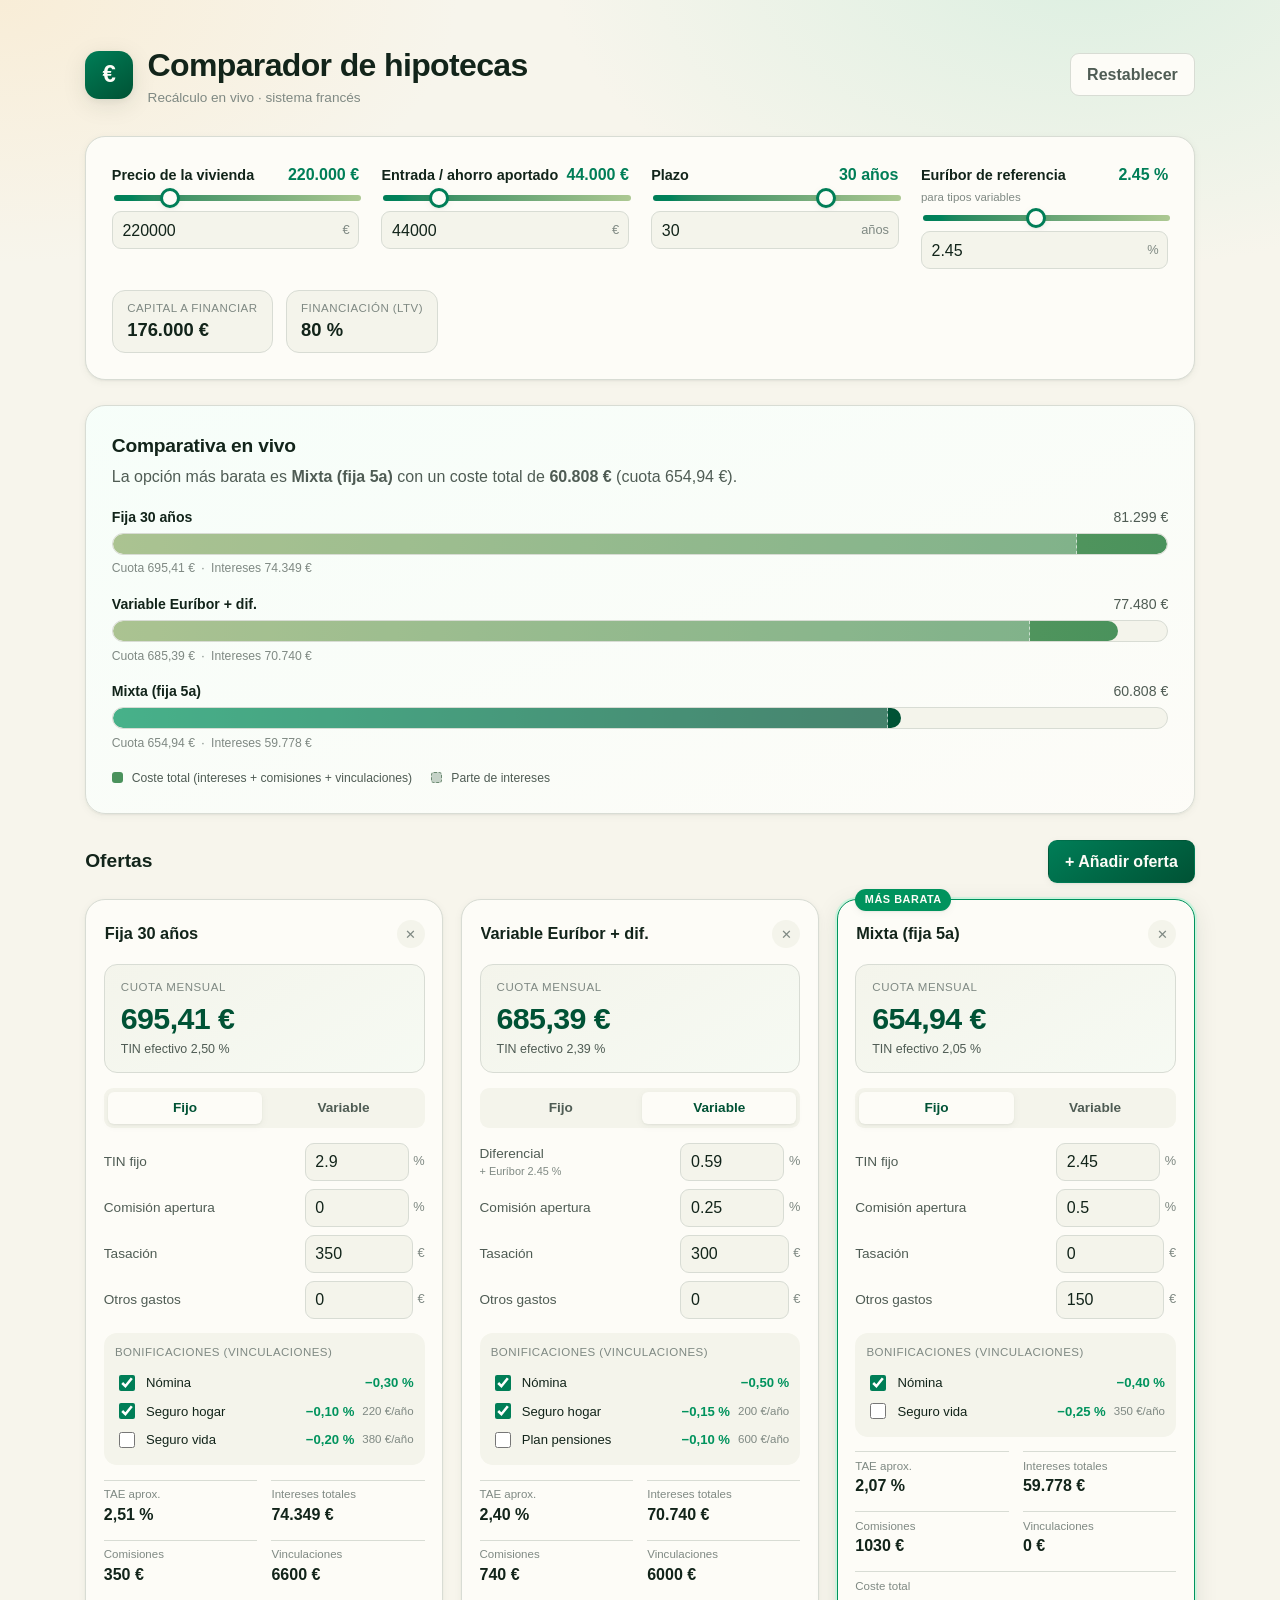
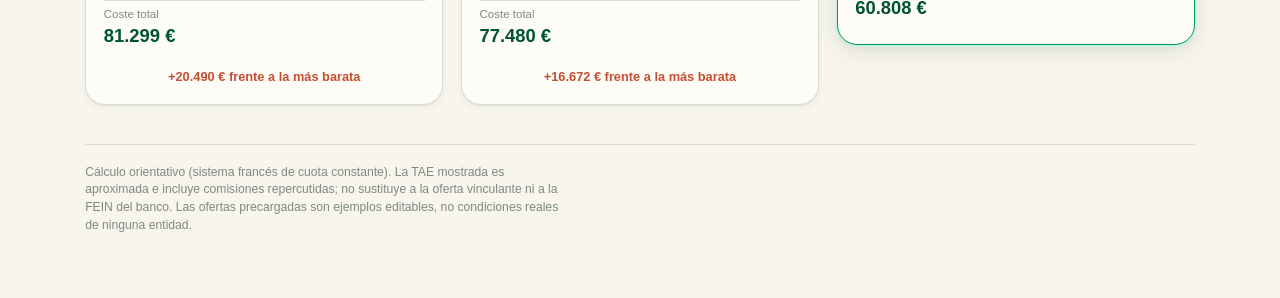
<file: hipotecas/index.html>
<!doctype html>
<html lang="es">
  <head>
    <meta charset="UTF-8" />
    <meta name="viewport" content="width=device-width, initial-scale=1.0" />
    <meta name="robots" content="noindex, nofollow" />
    <title>Comparador de hipotecas · en vivo</title>
    <script type="module" crossorigin src="./assets/index-CEqhojW_.js"></script>
    <link rel="stylesheet" crossorigin href="./assets/index-BTX7UOHm.css">
  </head>
  <body>
    <div id="root"></div>
  </body>
</html>
</file>
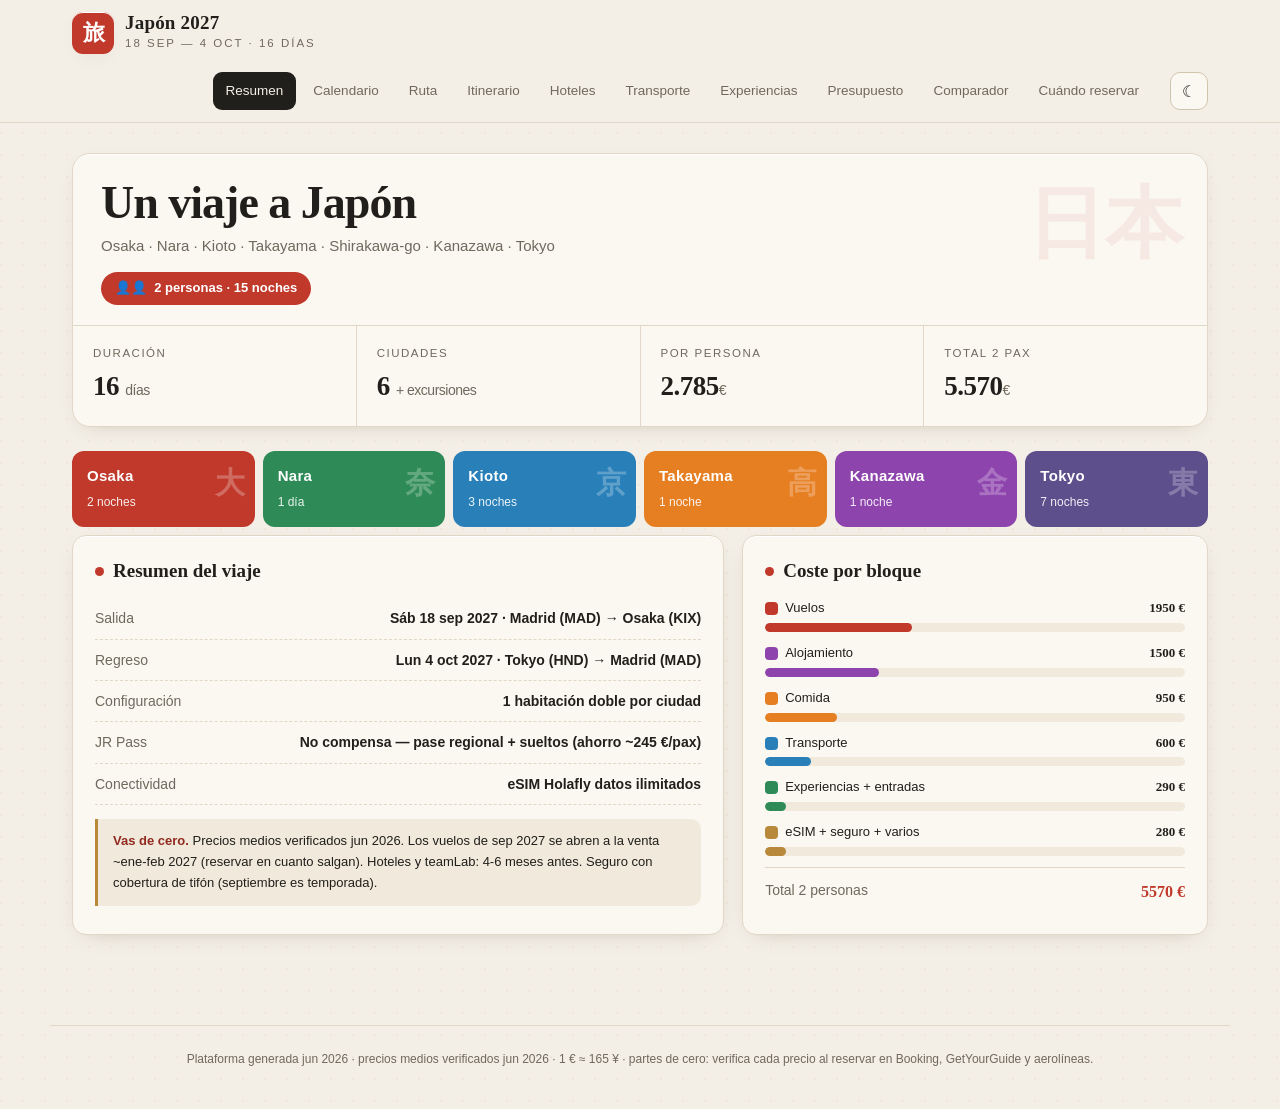
<file: japon/index.html>
<!DOCTYPE html>
<html lang="es">
<head>
<meta charset="UTF-8">
<meta name="viewport" content="width=device-width, initial-scale=1.0">
<meta name="robots" content="noindex, nofollow">
<meta name="theme-color" content="#c0392b">
<link rel="apple-touch-icon" href="../icon.png">
<title>Japón 2027 · Plataforma de viaje</title>
<style>
:root{
  --washi:#f4efe6; --panel:#fbf8f2; --panel2:#f0e9dc; --ink:#211f1b; --muted:#6f695d;
  --line:#e0d7c6; --line2:#cfc4ad;
  --red:#c0392b; --redd:#922a20; --indigo:#2c3e50; --gold:#b8893b;
  --osaka:#c0392b; --nara:#2e8b57; --kioto:#2980b9; --takayama:#e67e22; --kanazawa:#8e44ad; --tokyo:#5d4e8c; --vuelo:#34495e;
  --radius:14px; --shadow:0 1px 0 #fff inset, 0 6px 22px -14px rgba(40,30,15,.35);
  --serif:"Iowan Old Style","Palatino Linotype",Palatino,Georgia,"Times New Roman",serif;
  --sans:-apple-system,BlinkMacSystemFont,"Segoe UI",Roboto,Helvetica,Arial,sans-serif;
}
html[data-theme="dark"]{
  --washi:#16140f; --panel:#211e18; --panel2:#2a261e; --ink:#f3ece0; --muted:#a89f8d;
  --line:#332e25; --line2:#473f31;
  --shadow:0 1px 0 rgba(255,255,255,.03) inset, 0 8px 26px -16px rgba(0,0,0,.7);
}
*{box-sizing:border-box;margin:0;padding:0}
html{scroll-behavior:smooth}
body{font-family:var(--sans);background:var(--washi);color:var(--ink);line-height:1.6;
  background-image:radial-gradient(circle at 1px 1px, rgba(120,90,40,.05) 1px, transparent 0);background-size:22px 22px;}
@media(prefers-reduced-motion:reduce){html{scroll-behavior:auto}*{transition:none!important;animation:none!important}}

/* ---------- top bar ---------- */
header{position:sticky;top:0;z-index:50;background:color-mix(in srgb,var(--washi) 88%,transparent);
  backdrop-filter:blur(10px);border-bottom:1px solid var(--line);}
.bar{max-width:1180px;margin:0 auto;display:flex;align-items:center;gap:18px;padding:12px 22px;flex-wrap:wrap}
.brand{display:flex;align-items:center;gap:11px;font-family:var(--serif)}
.kanji{width:42px;height:42px;border-radius:11px;background:var(--red);color:#fff;display:grid;place-items:center;
  font-size:22px;font-weight:700;box-shadow:var(--shadow);letter-spacing:-1px}
.brand h1{font-size:19px;font-weight:600;letter-spacing:.2px;line-height:1.1}
.brand small{display:block;font-family:var(--sans);font-size:11.5px;color:var(--muted);letter-spacing:2px;text-transform:uppercase}
nav{display:flex;gap:4px;margin-left:auto;flex-wrap:wrap}
.tab{border:0;background:transparent;color:var(--muted);font:inherit;font-size:13.5px;padding:8px 13px;border-radius:9px;cursor:pointer;transition:.18s;white-space:nowrap}
.tab:hover{background:var(--panel2);color:var(--ink)}
.tab.on{background:var(--ink);color:var(--washi)}
.tcfg{border:1px solid var(--line2);background:var(--panel);color:var(--ink);width:38px;height:38px;border-radius:10px;cursor:pointer;font-size:16px;display:grid;place-items:center}

/* ---------- shell ---------- */
main{max-width:1180px;margin:0 auto;padding:30px 22px 90px}
.view{display:none;animation:fade .35s ease}
.view.on{display:block}
@keyframes fade{from{opacity:0;transform:translateY(8px)}to{opacity:1;transform:none}}
.eyebrow{font-size:12px;letter-spacing:3px;text-transform:uppercase;color:var(--red);font-weight:600;margin-bottom:6px}
h2.title{font-family:var(--serif);font-size:30px;font-weight:600;letter-spacing:-.3px;margin-bottom:4px}
.lead{color:var(--muted);font-size:15px;max-width:62ch;margin-bottom:26px}
.card{background:var(--panel);border:1px solid var(--line);border-radius:var(--radius);box-shadow:var(--shadow)}

/* ---------- overview ---------- */
.hero{background:var(--panel);border:1px solid var(--line);border-radius:18px;box-shadow:var(--shadow);overflow:hidden;margin-bottom:24px}
.hero-top{padding:26px 28px 20px;border-bottom:1px solid var(--line);position:relative}
.hero-top:before{content:"日本";position:absolute;right:24px;top:8px;font-family:var(--serif);font-size:78px;color:var(--red);opacity:.08;font-weight:700}
.hero h2{font-family:var(--serif);font-size:clamp(30px,5vw,46px);font-weight:600;letter-spacing:-1px;line-height:1.02}
.hero .sub{color:var(--muted);font-size:15px;margin-top:7px}
.hero .pax{display:inline-flex;align-items:center;gap:7px;margin-top:14px;background:var(--red);color:#fff;font-size:13px;font-weight:600;padding:6px 14px;border-radius:20px}
.metrics{display:grid;grid-template-columns:repeat(4,1fr);gap:1px;background:var(--line)}
.metric{background:var(--panel);padding:18px 20px}
.metric .k{font-size:11.5px;letter-spacing:1.5px;text-transform:uppercase;color:var(--muted)}
.metric .v{font-family:var(--serif);font-size:27px;font-weight:600;margin-top:3px;letter-spacing:-.5px}
.metric .v small{font-size:14px;color:var(--muted);font-family:var(--sans);font-weight:400}
.routestrip{display:flex;flex-wrap:wrap;gap:8px;margin:22px 0 8px}
.rc{flex:1;min-width:120px;border-radius:12px;padding:13px 15px;color:#fff;position:relative;overflow:hidden}
.rc b{font-size:15px;letter-spacing:.3px;display:block}
.rc span{font-size:12px;opacity:.9}
.rc i{position:absolute;right:10px;top:8px;font-style:normal;font-family:var(--serif);font-size:30px;opacity:.25;font-weight:700}
.grid2{display:grid;grid-template-columns:1.4fr 1fr;gap:18px;margin-top:6px}
@media(max-width:820px){.grid2{grid-template-columns:1fr}.metrics{grid-template-columns:repeat(2,1fr)}nav{width:100%;order:5}}
.panelpad{padding:20px 22px}
.panelpad h3{font-family:var(--serif);font-size:19px;font-weight:600;margin-bottom:12px;display:flex;align-items:center;gap:9px}
.dot{width:9px;height:9px;border-radius:50%;background:var(--red);display:inline-block}
.kv{display:flex;justify-content:space-between;gap:12px;padding:9px 0;border-bottom:1px dashed var(--line);font-size:14px}
.kv:last-child{border:0}
.kv span:first-child{color:var(--muted)}
.kv b{font-weight:600}
.note{background:var(--panel2);border-left:3px solid var(--gold);border-radius:0 10px 10px 0;padding:12px 15px;font-size:13px;color:var(--ink);margin-top:14px}
.note b{color:var(--redd)}

/* ---------- calendar ---------- */
.cal{display:grid;grid-template-columns:repeat(7,1fr);gap:7px}
.cal .h{text-align:center;font-size:11px;letter-spacing:1px;text-transform:uppercase;color:var(--muted);padding-bottom:2px;font-weight:600}
.cell{aspect-ratio:1/1;border-radius:11px;background:var(--panel);border:1px solid var(--line);padding:8px;display:flex;flex-direction:column;min-height:74px;transition:.15s}
.cell.empty{background:transparent;border:1px dashed var(--line);box-shadow:none}
.cell.act{box-shadow:var(--shadow);cursor:default}
.cell .d{font-size:12px;font-weight:700;color:var(--muted)}
.cell .c{margin-top:auto;font-size:11.5px;font-weight:600;line-height:1.25}
.cell .day{font-size:10px;color:var(--muted)}
.cell .flag{font-size:9px;color:var(--gold);font-weight:700;letter-spacing:.3px}
.legend{display:flex;flex-wrap:wrap;gap:7px 14px;margin-top:18px;font-size:12.5px;color:var(--muted)}
.legend span{display:inline-flex;align-items:center;gap:6px}
.sw{width:13px;height:13px;border-radius:4px;display:inline-block}
@media(max-width:680px){.cal{gap:4px}.cell{min-height:56px;padding:5px}.cell .c{font-size:10px}}

/* ---------- route timeline ---------- */
.tl{position:relative;padding-left:34px}
.tl:before{content:"";position:absolute;left:13px;top:6px;bottom:6px;width:2px;background:var(--line2)}
.stop{position:relative;margin-bottom:14px}
.stop .pin{position:absolute;left:-34px;top:2px;width:28px;height:28px;border-radius:50%;display:grid;place-items:center;color:#fff;font-size:13px;font-weight:700;box-shadow:var(--shadow);border:3px solid var(--washi)}
.stop .box{background:var(--panel);border:1px solid var(--line);border-radius:12px;box-shadow:var(--shadow);padding:14px 17px}
.stop .box h4{font-family:var(--serif);font-size:17px;font-weight:600;display:flex;align-items:center;gap:9px;flex-wrap:wrap}
.stop .box .meta{font-size:12.5px;color:var(--muted);margin-top:2px}
.pill{font-size:11px;font-weight:600;padding:2px 9px;border-radius:20px;color:#fff}
.transit{font-size:12.5px;color:var(--muted);padding:5px 0 5px 4px;display:flex;align-items:center;gap:8px}
.transit:before{content:"↓";font-weight:700;color:var(--line2)}

/* ---------- itinerary ---------- */
.filters{display:flex;flex-wrap:wrap;gap:7px;margin-bottom:20px}
.fp{border:1px solid var(--line2);background:var(--panel);color:var(--ink);font:inherit;font-size:13px;padding:6px 13px;border-radius:20px;cursor:pointer;transition:.15s;display:inline-flex;align-items:center;gap:7px}
.fp .sw{width:10px;height:10px}
.fp.on{background:var(--ink);color:var(--washi);border-color:var(--ink)}
.fp.on .sw{outline:2px solid var(--washi)}
.day{background:var(--panel);border:1px solid var(--line);border-radius:14px;box-shadow:var(--shadow);margin-bottom:13px;overflow:hidden;border-left:5px solid var(--c)}
.day-h{display:flex;align-items:center;gap:14px;padding:15px 18px;cursor:pointer;user-select:none}
.daynum{flex:0 0 auto;width:54px;text-align:center}
.daynum b{display:block;font-family:var(--serif);font-size:21px;font-weight:700;line-height:1;color:var(--c)}
.daynum span{font-size:10px;letter-spacing:1px;text-transform:uppercase;color:var(--muted)}
.day-h .info{flex:1;min-width:0}
.day-h .dt{font-size:12px;color:var(--muted)}
.day-h .ct{font-family:var(--serif);font-size:17px;font-weight:600;line-height:1.2}
.day-h .flagx{font-size:10.5px;color:#fff;background:var(--gold);padding:1px 8px;border-radius:12px;font-weight:600;white-space:nowrap}
.chev{transition:.25s;color:var(--muted);font-size:18px}
.day.open .chev{transform:rotate(180deg)}
.day-b{display:none;padding:0 18px 16px 18px}
.day.open .day-b{display:block;animation:fade .3s}
.day-b .intro{font-size:13.5px;color:var(--muted);background:var(--panel2);border-radius:10px;padding:11px 14px;margin-bottom:13px}
.att{display:flex;gap:12px;padding:11px 4px;border-bottom:1px dashed var(--line)}
.att:last-child{border:0}
.att .bullet{flex:0 0 auto;width:8px;height:8px;border-radius:50%;background:var(--c);margin-top:7px}
.att .body{flex:1;min-width:0}
.att .nm{font-weight:600;font-size:14.5px}
.att .ds{font-size:12.5px;color:var(--muted);margin-top:1px}
.att .tags{display:flex;flex-wrap:wrap;gap:6px;margin-top:5px}
.tg{font-size:11px;padding:2px 9px;border-radius:14px;background:var(--panel2);color:var(--muted);font-weight:600}
.tg.price{background:rgba(192,57,43,.12);color:var(--redd)}
.tg.free{background:rgba(46,139,87,.14);color:#1e6b40}
.tg.hour{background:rgba(41,128,185,.12);color:#1f6391}

/* ---------- hotels ---------- */
.hsec{margin-bottom:26px}
.hsec h3{font-family:var(--serif);font-size:20px;font-weight:600;display:flex;align-items:center;gap:10px;margin-bottom:3px;border-left:4px solid var(--c);padding-left:11px}
.hsec .hmeta{font-size:13px;color:var(--muted);margin:0 0 13px 15px}
.hgrid{display:grid;grid-template-columns:repeat(auto-fit,minmax(230px,1fr));gap:12px}
.hcard{background:var(--panel);border:1px solid var(--line);border-radius:13px;box-shadow:var(--shadow);padding:15px 16px;position:relative;border-top:4px solid var(--c)}
.hcard.orig{border:1px solid var(--c);border-top:4px solid var(--c);background:color-mix(in srgb,var(--panel) 92%,var(--c))}
.hcard .badge{position:absolute;top:-9px;right:13px;background:var(--c);color:#fff;font-size:10px;font-weight:700;letter-spacing:.5px;padding:3px 9px;border-radius:12px}
.hcard h4{font-size:14.5px;font-weight:600;line-height:1.25;margin-bottom:8px;padding-right:8px}
.hcard .row{display:flex;justify-content:space-between;font-size:12.5px;padding:3px 0;color:var(--muted)}
.hcard .row b{color:var(--ink);font-weight:600}
.hcard .tot{margin-top:9px;padding-top:9px;border-top:1px dashed var(--line);font-family:var(--serif);font-size:18px;font-weight:700;color:var(--c)}
.hcard .info{font-size:11px;color:var(--muted);margin-top:6px}

/* ---------- generic table ---------- */
.tbl{width:100%;border-collapse:collapse;font-size:13px;background:var(--panel);border-radius:13px;overflow:hidden;box-shadow:var(--shadow);border:1px solid var(--line)}
.tbl th{background:var(--ink);color:var(--washi);text-align:left;padding:11px 13px;font-size:12px;font-weight:600;letter-spacing:.3px}
.tbl td{padding:10px 13px;border-bottom:1px solid var(--line);vertical-align:top}
.tbl tr:last-child td{border:0}
.tbl tr:nth-child(even) td{background:color-mix(in srgb,var(--panel2) 50%,transparent)}
.tbl .hl td{background:rgba(184,137,59,.13)!important;font-weight:600}
.tbl .recommend td{background:rgba(46,139,87,.12)!important}
.money{font-family:var(--serif);font-weight:700;white-space:nowrap}
.subhead{font-family:var(--serif);font-size:18px;font-weight:600;margin:26px 0 11px;display:flex;align-items:center;gap:9px}

/* ---------- budget ---------- */
.budgrid{display:grid;grid-template-columns:300px 1fr;gap:26px;align-items:start}
@media(max-width:780px){.budgrid{grid-template-columns:1fr}}
.donut-wrap{background:var(--panel);border:1px solid var(--line);border-radius:16px;box-shadow:var(--shadow);padding:22px;text-align:center}
.donut{position:relative;width:220px;height:220px;margin:0 auto}
.donut .ctr{position:absolute;inset:0;display:grid;place-content:center;text-align:center}
.donut .ctr .big{font-family:var(--serif);font-size:30px;font-weight:700;line-height:1}
.donut .ctr .lbl{font-size:11px;letter-spacing:1.5px;text-transform:uppercase;color:var(--muted);margin-top:3px}
.pp{margin-top:16px;background:var(--panel2);border-radius:11px;padding:12px}
.pp .v{font-family:var(--serif);font-size:24px;font-weight:700;color:var(--red)}
.pp .l{font-size:12px;color:var(--muted)}
.bars{display:flex;flex-direction:column;gap:13px}
.brow .top{display:flex;justify-content:space-between;align-items:baseline;font-size:13.5px;margin-bottom:5px}
.brow .top b{font-weight:600}
.brow .top .amt{font-family:var(--serif);font-weight:700}
.track{height:13px;border-radius:8px;background:var(--panel2);overflow:hidden}
.fill{height:100%;border-radius:8px;width:0;transition:width 1s cubic-bezier(.16,1,.3,1)}
.brow .sub{font-size:11.5px;color:var(--muted);margin-top:3px}
.toggle{display:inline-flex;border:1px solid var(--line2);border-radius:10px;overflow:hidden;margin-bottom:20px}
.toggle button{border:0;background:var(--panel);color:var(--muted);font:inherit;font-size:13px;padding:7px 16px;cursor:pointer}
.toggle button.on{background:var(--ink);color:var(--washi)}
footer{max-width:1180px;margin:0 auto;padding:24px 22px 40px;color:var(--muted);font-size:12px;border-top:1px solid var(--line);text-align:center}

/* ---------- comparador ---------- */
.cmp{margin-bottom:28px}
.cmp-h{font-family:var(--serif);font-size:19px;font-weight:600;border-left:4px solid var(--c);padding-left:11px}
.cmp-sub{font-size:13px;color:var(--muted);margin:1px 0 13px 15px}
.cmp-grid{display:grid;grid-template-columns:repeat(auto-fit,minmax(215px,1fr));gap:12px}
.opt{background:var(--panel);border:1px solid var(--line);border-radius:13px;box-shadow:var(--shadow);padding:16px 17px;position:relative}
.opt.win{border:1.5px solid var(--c);background:color-mix(in srgb,var(--panel) 92%,var(--c))}
.opt .pick{position:absolute;top:-9px;right:13px;background:var(--c);color:#fff;font-size:10px;font-weight:700;letter-spacing:.5px;padding:3px 10px;border-radius:12px}
.opt h5{font-size:14.5px;font-weight:600;line-height:1.25;padding-right:8px}
.opt .pr{font-family:var(--serif);font-size:22px;font-weight:700;margin:7px 0 11px}
.opt .pr small{font-size:12px;color:var(--muted);font-weight:400;font-family:var(--sans)}
.opt ul{list-style:none;font-size:12.5px}
.opt li{padding:3px 0 3px 19px;position:relative;color:var(--muted);line-height:1.35}
.opt li.y:before{content:"✓";position:absolute;left:0;color:#1e6b40;font-weight:700}
.opt li.n:before{content:"✕";position:absolute;left:1px;color:var(--red);font-weight:700}

/* ---------- booking timeline ---------- */
.bk{position:relative;padding-left:30px;max-width:760px}
.bk:before{content:"";position:absolute;left:9px;top:10px;bottom:10px;width:2px;background:var(--line2)}
.bkrow{position:relative;margin-bottom:13px}
.bkrow .pin{position:absolute;left:-30px;top:5px;width:20px;height:20px;border-radius:50%;border:3px solid var(--washi);box-shadow:var(--shadow);background:var(--c)}
.bkbox{background:var(--panel);border:1px solid var(--line);border-radius:12px;box-shadow:var(--shadow);padding:13px 17px;border-left:4px solid var(--c)}
.bkbox .when{font-size:11px;letter-spacing:1.1px;text-transform:uppercase;font-weight:700;color:var(--c)}
.bkbox h4{font-family:var(--serif);font-size:16px;font-weight:600;margin:2px 0 2px}
.bkbox ul{list-style:none;font-size:13px;margin-top:7px}
.bkbox li{padding:3px 0 3px 16px;position:relative;line-height:1.45}
.bkbox li:before{content:"›";position:absolute;left:3px;color:var(--c);font-weight:700}
.urg{display:inline-block;font-size:10px;font-weight:700;padding:2px 8px;border-radius:11px;margin-left:8px;vertical-align:middle}
.urg.hi{background:rgba(192,57,43,.15);color:var(--redd)}
.urg.mid{background:rgba(184,137,59,.18);color:#9a7320}
.urg.lo{background:rgba(46,139,87,.15);color:#1e6b40}
</style>
</head>
<body>
<header>
  <div class="bar">
    <div class="brand">
      <div class="kanji">旅</div>
      <div><h1>Japón 2027</h1><small>18 Sep — 4 Oct · 16 días</small></div>
    </div>
    <nav id="nav">
      <button class="tab on" data-v="resumen">Resumen</button>
      <button class="tab" data-v="calendario">Calendario</button>
      <button class="tab" data-v="ruta">Ruta</button>
      <button class="tab" data-v="itinerario">Itinerario</button>
      <button class="tab" data-v="hoteles">Hoteles</button>
      <button class="tab" data-v="transporte">Transporte</button>
      <button class="tab" data-v="experiencias">Experiencias</button>
      <button class="tab" data-v="presupuesto">Presupuesto</button>
      <button class="tab" data-v="comparador">Comparador</button>
      <button class="tab" data-v="reservas">Cuándo reservar</button>
    </nav>
    <button class="tcfg" id="theme" title="Cambiar tema" aria-label="Cambiar tema">☾</button>
  </div>
</header>

<main>
<!-- ============ RESUMEN ============ -->
<section class="view on" id="resumen">
  <div class="hero">
    <div class="hero-top">
      <h2>Un viaje a Japón</h2>
      <div class="sub">Osaka · Nara · Kioto · Takayama · Shirakawa-go · Kanazawa · Tokyo</div>
      <div class="pax">👤👤 &nbsp;2 personas · 15 noches</div>
    </div>
    <div class="metrics">
      <div class="metric"><div class="k">Duración</div><div class="v">16 <small>días</small></div></div>
      <div class="metric"><div class="k">Ciudades</div><div class="v">6 <small>+ excursiones</small></div></div>
      <div class="metric"><div class="k">Por persona</div><div class="v">2.785<small>€</small></div></div>
      <div class="metric"><div class="k">Total 2 pax</div><div class="v">5.570<small>€</small></div></div>
    </div>
  </div>

  <div class="routestrip" id="rstrip"></div>

  <div class="grid2">
    <div class="card panelpad">
      <h3><span class="dot"></span>Resumen del viaje</h3>
      <div class="kv"><span>Salida</span><b>Sáb 18 sep 2027 · Madrid (MAD) → Osaka (KIX)</b></div>
      <div class="kv"><span>Regreso</span><b>Lun 4 oct 2027 · Tokyo (HND) → Madrid (MAD)</b></div>
      <div class="kv"><span>Configuración</span><b>1 habitación doble por ciudad</b></div>
      <div class="kv"><span>JR Pass</span><b>No compensa — pase regional + sueltos (ahorro ~245 €/pax)</b></div>
      <div class="kv"><span>Conectividad</span><b>eSIM Holafly datos ilimitados</b></div>
      <div class="note"><b>Vas de cero.</b> Precios medios verificados jun 2026. Los vuelos de sep 2027 se abren a la venta ~ene-feb 2027 (reservar en cuanto salgan). Hoteles y teamLab: 4-6 meses antes. Seguro con cobertura de tifón (septiembre es temporada).</div>
    </div>
    <div class="card panelpad">
      <h3><span class="dot"></span>Coste por bloque</h3>
      <div id="ovbudget"></div>
    </div>
  </div>
</section>

<!-- ============ CALENDARIO ============ -->
<section class="view" id="calendario">
  <div class="eyebrow">Septiembre — Octubre 2027</div>
  <h2 class="title">Calendario</h2>
  <p class="lead">Cada día coloreado por ciudad. Dos festivos nacionales caen en ruta: madruga esos días.</p>
  <div class="cal" id="calgrid"></div>
  <div class="legend" id="callegend"></div>
  <div class="note" style="max-width:640px"><b>(*) Festivos:</b> 20 sep = Keiro no Hi (Respeto a los Mayores) en Nara · 23 sep = Shubun no Hi (Equinoccio de Otoño) en Kioto. Atracciones abiertas pero más concurridas.</div>
</section>

<!-- ============ RUTA ============ -->
<section class="view" id="ruta">
  <div class="eyebrow">Recorrido</div>
  <h2 class="title">La ruta, paso a paso</h2>
  <p class="lead">De Kansai a Kanto cruzando los Alpes japoneses. Trenes bala, un Limited Express de montaña y un día en coche por Shirakawa-go.</p>
  <div class="tl" id="timeline"></div>
</section>

<!-- ============ ITINERARIO ============ -->
<section class="view" id="itinerario">
  <div class="eyebrow">Día a día</div>
  <h2 class="title">Itinerario completo</h2>
  <p class="lead">16 días con todas las visitas, horarios y precios de entrada. Pulsa un día para desplegarlo; filtra por ciudad.</p>
  <div class="filters" id="filters"></div>
  <div id="days"></div>
</section>

<!-- ============ HOTELES ============ -->
<section class="view" id="hoteles">
  <div class="eyebrow">Alojamiento · 2 personas</div>
  <h2 class="title">Hoteles propuestos</h2>
  <p class="lead">1 habitación doble por ciudad. Marcado <b>ORIGINAL</b> el que eligió el plan de tu amigo (sin reservar por ti); debajo, 3 alternativas con precio total por estancia.</p>
  <div id="hotels"></div>
  <div class="note" style="max-width:680px"><b>Total alojamiento 2 pax (medio verificado):</b> Osaka ~190 € + Kioto ~315 € + Takayama ~150 € + Kanazawa ~70 € + Tokyo ~775 € = <b>~1.500 €</b> (~750 €/persona). Precios 3-4★ jun 2026. Reserva 4-6 meses antes: en septiembre los ryokan de Takayama y los machiya de Kanazawa vuelan.</div>
</section>

<!-- ============ TRANSPORTE ============ -->
<section class="view" id="transporte">
  <div class="eyebrow">Trenes · coche · datos</div>
  <h2 class="title">Transporte</h2>
  <p class="lead">Para esta ruta el JR Pass nacional de 14 días (~485 €/pax) no compensa. Pase regional + billetes sueltos: ~238 €/pax.</p>
  <div class="subhead"><span class="dot"></span>Trenes y traslados</div>
  <table class="tbl" id="traintbl"></table>
  <div class="note">El <b>Takayama-Hokuriku Area Tourist Pass</b> (¥19.800 ≈ <b>120 €</b>, 5 días · precio verificado jun 2026) cubre Osaka↔Kanazawa vía Hokuriku, Nagoya↔Takayama↔Toyama y el bus a Shirakawa-go. Solo turistas extranjeros — comprar online (touristpass.jp) o en agencias JTB/HIS antes del viaje.</div>
  <div class="subhead"><span class="dot"></span>Coche · Takayama → Shirakawa-go → Kanazawa (sáb 25 sep)</div>
  <table class="tbl" id="cartbl"></table>
  <div class="subhead"><span class="dot"></span>eSIM / datos (15-16 días)</div>
  <table class="tbl" id="simtbl"></table>
</section>

<!-- ============ EXPERIENCIAS ============ -->
<section class="view" id="experiencias">
  <div class="eyebrow">Tours y entradas</div>
  <h2 class="title">Experiencias</h2>
  <p class="lead">Free tours, paseo guiado por Shirakawa-go, ceremonia del té en Kanazawa y los imprescindibles de Tokyo (reserva previa).</p>
  <div class="subhead"><span class="dot"></span>Excursiones y actividades</div>
  <table class="tbl" id="extbl"></table>
  <div class="note"><b>Reservar con antelación:</b> ceremonia del té en Kanazawa (antes del tren de las 13:50) y TeamLab Planets en Tokyo (se agota 2-3 meses antes).</div>
  <div class="subhead"><span class="dot"></span>Entradas culturales por ciudad (orientativo / persona)</div>
  <table class="tbl" id="enttbl"></table>
</section>

<!-- ============ PRESUPUESTO ============ -->
<section class="view" id="presupuesto">
  <div class="eyebrow">Costes · 2 personas · 15 noches</div>
  <h2 class="title">Presupuesto</h2>
  <p class="lead">Estimación detallada. Cambia entre total para 2 personas y coste por persona.</p>
  <div class="toggle" id="budtoggle">
    <button class="on" data-mode="group">Total 2 personas</button>
    <button data-mode="pp">Por persona</button>
  </div>
  <div class="budgrid">
    <div class="donut-wrap">
      <div class="donut" id="donut"></div>
      <div class="pp"><div class="v" id="ppval">5.570 €</div><div class="l" id="pplbl">total · 2 personas · 16 días</div></div>
    </div>
    <div class="bars" id="bars"></div>
  </div>
  <div class="subhead"><span class="dot"></span>Desglose completo</div>
  <table class="tbl" id="costtbl"></table>
  <div class="note">(1) Vuelos: rango medio open-jaw verificado jun 2026; las tarifas de sep 2027 se abren ~ene-feb 2027. (2) Hoteles: precio medio 3-4★ verificado; Tokyo puede subir 10-20%. (3) Cambio: 1 € ≈ 165 ¥ (jun 2026). (4) Comida: ~30 €/día/persona gama media. <b>Total realista 2 pax: ~5.570 € (rango 4.250–6.900 €).</b></div>
</section>

<!-- ============ COMPARADOR ============ -->
<section class="view" id="comparador">
  <div class="eyebrow">Decisiones clave</div>
  <h2 class="title">Comparador</h2>
  <p class="lead">Las elecciones donde de verdad hay que decidir. La opción marcada <b>RECOMENDADO</b> es la mejor relación precio/comodidad para esta ruta concreta (2 personas, septiembre, partiendo de cero).</p>
  <div id="cmp"></div>
  <div class="subhead"><span class="dot"></span>Presupuesto: 3 escenarios enfrentados</div>
  <table class="tbl" id="scentbl"></table>
  <div class="note">El escenario <b>Medio ★</b> es el que está cargado en el resto de la plataforma (~5.570 €). El <b>Ajustado</b> exige cazar ofertas de vuelo y dormir en hostels/APA Hotel; el <b>Holgado</b> da margen para tifones, hoteles 4★ y ryokan con cena kaiseki.</div>
</section>

<!-- ============ RESERVAS ============ -->
<section class="view" id="reservas">
  <div class="eyebrow">Calendario de reservas · jun 2026 → sep 2027</div>
  <h2 class="title">Mejores momentos para reservar</h2>
  <p class="lead">Qué reservar y cuándo, en orden. Reservar demasiado pronto encarece (hoteles flexibles) o es imposible (vuelos); demasiado tarde, se agota o sube. Esta es la ventana óptima de cada cosa.</p>
  <div class="bk" id="booking"></div>
  <div class="note"><b>Regla de oro:</b> los vuelos mandan. En cuanto se abran (~ene-feb 2027) cómpralos; todo lo demás se cuelga de esa fecha. Pon hoy mismo una alerta de precio en Google Flights para MAD→KIX y HND→MAD.</div>
</section>
</main>

<footer>Plataforma generada jun 2026 · precios medios verificados jun 2026 · 1 € ≈ 165 ¥ · partes de cero: verifica cada precio al reservar en Booking, GetYourGuide y aerolíneas.</footer>

<script>
const C={osaka:'#c0392b',nara:'#2e8b57',kioto:'#2980b9',takayama:'#e67e22',kanazawa:'#8e44ad',tokyo:'#5d4e8c',vuelo:'#34495e'};

/* ---- route ---- */
const ROUTE=[
 {c:'osaka',n:'Osaka',d:'2 noches',k:'大'},
 {c:'nara',n:'Nara',d:'1 día',k:'奈'},
 {c:'kioto',n:'Kioto',d:'3 noches',k:'京'},
 {c:'takayama',n:'Takayama',d:'1 noche',k:'高'},
 {c:'kanazawa',n:'Kanazawa',d:'1 noche',k:'金'},
 {c:'tokyo',n:'Tokyo',d:'7 noches',k:'東'},
];
document.getElementById('rstrip').innerHTML=ROUTE.map(r=>
 `<div class="rc" style="background:${C[r.c]}"><i>${r.k}</i><b>${r.n}</b><span>${r.d}</span></div>`).join('');

/* ---- timeline ---- */
const STOPS=[
 {c:'vuelo',n:'Vuelo Madrid → Osaka',meta:'Sáb 18 sep · escala ~14-18 h · llegada dom 19',transit:'Haruka Express KIX → Osaka (75 min)'},
 {c:'osaka',n:'Osaka',meta:'2 noches · castillo, Dotonbori, Shinsekai',transit:'JR Yamatoji a Nara · JR Hikari a Kioto'},
 {c:'nara',n:'Nara (excursión)',meta:'Lun 20 sep · Todai-ji, ciervos · festivo Keiro no Hi',transit:''},
 {c:'kioto',n:'Kioto',meta:'3 noches · Higashiyama, Fushimi Inari, Arashiyama',transit:'Shinkansen + Hida Ltd Express (Takayama-Hokuriku Pass)'},
 {c:'takayama',n:'Takayama',meta:'1 noche · casco Edo, ryokan con desayuno',transit:'Coche: Takayama → Shirakawa-go → Kanazawa'},
 {c:'kanazawa',n:'Kanazawa',meta:'1 noche · Kenroku-en, barrio samurái, ceremonia té',transit:'Hokuriku Shinkansen Kagayaki (2h30)'},
 {c:'tokyo',n:'Tokyo',meta:'7 noches · Asakusa, Shibuya, Tsukiji, Odaiba',transit:''},
 {c:'vuelo',n:'Vuelo Tokyo → Madrid',meta:'Lun 4 oct · Haneda (HND) → Madrid',transit:''},
];
document.getElementById('timeline').innerHTML=STOPS.map(s=>{
 const k={vuelo:'✈',osaka:'大',nara:'奈',kioto:'京',takayama:'高',kanazawa:'金',tokyo:'東'}[s.c];
 return `<div class="stop"><div class="pin" style="background:${C[s.c]}">${k}</div>
   <div class="box"><h4>${s.n}</h4><div class="meta">${s.meta}</div></div>
   ${s.transit?`<div class="transit">${s.transit}</div>`:''}</div>`;
}).join('');

/* ---- calendar ---- */
const CAL=[
 null,null,null,null,null,
 {n:18,c:'vuelo',t:'Vuelo',s:'Madrid'},
 {n:19,c:'osaka',t:'Osaka',s:'Día 1'},
 {n:20,c:'nara',t:'Nara',s:'Día 2',f:'(*)'},
 {n:21,c:'kioto',t:'Kioto',s:'Día 3'},
 {n:22,c:'kioto',t:'Kioto',s:'Día 4'},
 {n:23,c:'kioto',t:'Kioto',s:'Día 5',f:'(*)'},
 {n:24,c:'takayama',t:'Takayama',s:'Día 6'},
 {n:25,c:'kanazawa',t:'Shirakawa→Kanazawa',s:'Día 7'},
 {n:26,c:'tokyo',t:'Kanazawa→Tokyo',s:'Día 8'},
 {n:27,c:'tokyo',t:'Tokyo',s:'Día 9'},
 {n:28,c:'tokyo',t:'Tokyo',s:'Día 10'},
 {n:29,c:'tokyo',t:'Tokyo',s:'Día 11'},
 {n:30,c:'tokyo',t:'Tokyo',s:'Día 12'},
 {n:'1 oct',c:'tokyo',t:'Tokyo',s:'Día 13'},
 {n:'2 oct',c:'tokyo',t:'Tokyo',s:'Día 14'},
 {n:'3 oct',c:'tokyo',t:'Tokyo',s:'Día 15'},
 {n:'4 oct',c:'vuelo',t:'Vuelo',s:'Madrid'},
 null,null,null,null,null,null,
];
const H=['Lun','Mar','Mié','Jue','Vie','Sáb','Dom'];
let cg=H.map(h=>`<div class="h">${h}</div>`).join('');
CAL.forEach(d=>{
 if(!d){cg+='<div class="cell empty"></div>';return;}
 const col=C[d.c];const light=d.c==='vuelo'?'#34495e':col;
 cg+=`<div class="cell act" style="background:color-mix(in srgb,${light} 15%, var(--panel));border-color:${light}">
   <div class="d">${d.n}${d.f?` <span class="flag">${d.f}</span>`:''}</div>
   <div class="c" style="color:${light}">${d.t}<div class="day">${d.s}</div></div></div>`;
});
document.getElementById('calgrid').innerHTML=cg;
document.getElementById('callegend').innerHTML=ROUTE.concat([{c:'vuelo',n:'Vuelo'}])
 .map(r=>`<span><i class="sw" style="background:${C[r.c]}"></i>${r.n}</span>`).join('');

/* ---- itinerary data ---- */
const F='Gratis';
const DAYS=[
 {n:'0',date:'Sábado 18 septiembre',city:'Vuelo Madrid (MAD) → Osaka (KIX)',c:'vuelo',
  intro:'Vuelo con escala ~14-18 h según aerolínea. Llegada domingo 19. Tren Haruka Express desde KIX a Osaka (75 min, ¥1.900). Check-in desde las 16:00; consigna si llegas antes.',att:[]},
 {n:'1',date:'Domingo 19 septiembre',city:'Osaka · Llegada y ciudad',c:'osaka',
  intro:'Castillo → Shitennoji → Shinsekai → Dotonbori. 28-31 °C. Ropa ligera y agua.',att:[
   ['Castillo de Osaka','600¥ (~4€)','9:00-17:00','Parque libre. Interior reconstruido con museo de 8 plantas.'],
   ['Templo Shitennoji','300¥ (~2€)','8:30-16:30','El templo budista más antiguo de Japón (593 d.C.).'],
   ['Shinsekai + Torre Tsutenkaku','800¥ (~5€)','Tarde','Barrio retro. Comer kushikatsu.'],
   ['Santuario Namba Yasaka',F,'Todo el día','La enorme cabeza de león. Muy fotogénico.'],
   ['Dotonbori',F,'Noche','Neones, Glico Man, tarta Rikuro. Cena en Namba.'],
 ]},
 {n:'2',date:'Lunes 20 sep',city:'Nara + Osaka',c:'nara',flag:'Festivo · Keiro no Hi',
  intro:'Festivo nacional, más gente. Salir a las 8:00 para ver los ciervos tranquilos. JR Yamatoji desde Osaka-Namba (~45 min, ¥730).',att:[
   ['Kofuku-ji','300¥ (~2€)','9:00-17:00','Pagoda de 5 pisos, UNESCO. Junto a la estación.'],
   ['Nandaimon (puerta Todai-ji)',F,'8:00-18:00','Dos enormes guardianes Nio.'],
   ['Todai-ji · Gran Buda','600¥ (~4€)','7:30-17:30','Buda de bronce en el mayor edificio de madera del mundo.'],
   ['Nigatsu-do',F,'Todo el día','Panorámica de Nara, subida corta.'],
   ['Kasuga Taisha',F,'6:00-18:00','Miles de linternas de piedra y bronce.'],
   ['Parque Nara · ciervos',F,'Todo el día','Galletas de ciervo (~¥200). ¡Cuidado, pueden empujar!'],
 ]},
 {n:'3',date:'Martes 21 septiembre',city:'Kioto · Higashiyama Norte',c:'kioto',
  intro:'Osaka→Kioto: Shinkansen Hikari (16 min) o JR Biwako (75 min). Check-in Rinn Miyagawacho desde 16:00. Ruta: Nanzen-ji → Heian → Ginkakuji → Camino del Filósofo → Eikando.',att:[
   ['Nanzen-ji','Gratis / 400-600¥','8:40-17:00','Templo zen con acueducto. Puerta Sanmon con vistas.'],
   ['Heian Jingu','Gratis / 600¥ jardines','6:00-17:30','Gran torii naranja. Jardines con estanques.'],
   ['Ginkaku-ji (Pabellón de Plata)','500¥ (~3€)','8:30-17:00','Estilo wabi-sabi. Jardín de musgo y arena.'],
   ['Camino del Filósofo',F,'Todo el día','2 km junto al canal, cafés tranquilos.'],
   ['Templo Eikando','600¥ (~4€)','9:00-17:00','El Buda que mira atrás. En sept aún verde.'],
 ]},
 {n:'4',date:'Miércoles 22 septiembre',city:'Kioto · Higashiyama Sur, Gion y Fushimi',c:'kioto',
  intro:'Kiyomizudera → Ninenzaka → Yasaka → Gion → Fushimi Inari → Sanjusangendo.',att:[
   ['Kiyomizudera','400¥ (~3€)','6:00-18:00','Ir a las 6:00 casi solo. Manantial Otawa.'],
   ['Sannenzaka + Ninenzaka',F,'Todo el día','Calles empedradas medievales, té matcha, mochi.'],
   ['Yasaka + barrio Gion',F,'Todo el día','Buscar maikos por Hanamikoji al atardecer.'],
   ['Fushimi Inari-taisha',F,'24 h','Los mil torii rojos. 7:00 o tras 17:30. 2-3 h.'],
   ['Sanjusangendo','600¥ (~4€)','9:00-17:00','1.001 estatuas de Kannon en 120 m.'],
   ['Templo Chion-in','600¥ (~4€)','8:00-17:00','Puerta Sanmon y campana de 74 t. Opcional.'],
 ]},
 {n:'5',date:'Jueves 23 sep',city:'Kioto · Arashiyama, Kinkakuji y Nijo',c:'kioto',flag:'Festivo · Shubun no Hi',
  intro:'Equinoccio: familias en templos. Arashiyama a las 8:30 antes que llegue la gente. Tarde: Kinkakuji → Nijo → Nishiki → Pontocho → Ryoanji.',att:[
   ['Bosque de bambú de Arashiyama',F,'24 h','Ir a las 8:30 máx. Luz verde intensa, sin turistas.'],
   ['Templo Tenryu-ji','500¥ + 300¥','8:30-17:30','Jardín UNESCO del s.XIV, junto al bambú.'],
   ['Kinkaku-ji (Pabellón Dorado)','500¥ (~3€)','9:00-17:00','El templo de oro reflejado en el estanque.'],
   ['Castillo Nijo','1.030¥ (~6€)','8:45-17:00','Suelos "ruiseñor" y pinturas doradas.'],
   ['Mercado Nishiki',F,'9:00-18:00','La cocina de Kioto: tamagoyaki, wagashi, pulpo.'],
   ['Pontocho',F,'Tarde/noche','Cena con terraza sobre el río Kamogawa.'],
   ['Ryoan-ji','500¥ (~3€)','8:00-17:00','Jardín zen de 15 piedras.'],
 ]},
 {n:'6',date:'Viernes 24 septiembre',city:'Takayama · Viaje y tarde',c:'takayama',
  intro:'Trenes (Takayama-Hokuriku Pass): Kioto→Nagoya Shinkansen (35 min) + Nagoya→Takayama Hida Ltd Express (2h25). Salida ~8:21, llegada ~11:30. Check-in ryokan 14:00-19:00. Desayuno día 7 incluido.',att:[
   ['Sanmachi Suji (casco histórico)',F,'Todo el día','Tres calles Edo: destilerías de sake, casas de té.'],
   ['Puente Nakabashi (rojo)',F,'Todo el día','Símbolo de Takayama sobre el río Miyagawa.'],
   ['Santuario Sakurayama Hachiman',F,'Todo el día','Cedros centenarios. Museo de carrozas del festival.'],
   ['Ruta Templos Higashiyama',F,'Tarde','13 templos por sendero arbolado (3,5 km).'],
   ['Hida Kokubunji','300¥ (~2€)','9:00-16:00','El templo más antiguo de Hida. Ginkgo milenario.'],
   ['Hida no Sato (museo al aire libre)','700¥ (~4€)','8:30-17:00','Aldea de casas gassho-zukuri, entorno verde.'],
 ]},
 {n:'7',date:'Sábado 25 septiembre',city:'Shirakawa-go → Kanazawa (en coche)',c:'kanazawa',
  intro:'Desayuno 7:30 · recoger coche en Takayama Station 9:00 · Takayama→Shirakawa-go (~50 min)→Kanazawa (~70 min) · entregar coche Kanazawa West Exit 17:00.',att:[
   ['Aldea Shirakawa-go (UNESCO)','600¥ tasa (~4€)','9:00-17:00','Casas gassho-zukuri. Tour guiado 2 h desde las 10:00 (~22€).'],
   ['Mirador Shiroyama',F,'9:00-17:00','La mejor panorámica, 15 min a pie.'],
   ['Kenroku-en (Kanazawa)','320¥ (~2€)','7:00-18:00','Uno de los 3 jardines más bellos de Japón.'],
   ['Castillo de Kanazawa',F,'7:00-18:00','Recinto samurái del clan Maeda.'],
   ['Nagamachi (barrio samurái)',F,'Todo el día','Calles empedradas y muros de barro Edo.'],
   ['Casa Nomura','550¥ (~3€)','8:30-17:30','Casa samurái mejor conservada, jardín exquisito.'],
   ['Higashi Chaya District',F,'Tarde','Barrio geishas, atmósfera mágica al atardecer.'],
 ]},
 {n:'8',date:'Domingo 26 septiembre',city:'Kanazawa mañana → Tokyo tarde',c:'tokyo',
  intro:'Hokuriku Shinkansen Kagayaki 13:50 → Tokyo 16:20 (~¥14.040/pax). Check-in APA Hotel Kanda desde 15:00.',att:[
   ['Ceremonia del té en Kenroku-en','~35€/pax','10:00-11:00','Reservar (GetYourGuide). +¥320 entrada jardín. 1 h con maestro.'],
   ['Myouryuji · Templo Ninja','1.200¥ (~8€)','9:00-16:30','Reserva previa. Pasajes secretos y trampas.'],
   ['Mercado Omicho',F,'9:00-17:00','Mercado de 300 años, marisco del Mar de Japón.'],
 ]},
 {n:'9',date:'Lunes 27 septiembre',city:'Tokyo · Asakusa, Ueno y Shinjuku',c:'tokyo',
  intro:'Hotel APA zona Akihabara/Kanda. Metro con tarjeta Suica.',att:[
   ['Senso-ji + Kaminarimon',F,'6:00-17:00','Bazar Nakamise. Sushi en la primera arcada.'],
   ['Tokyo Skytree','2.100¥ (~13€)','8:00-22:00','634 m. Reservar online o ver desde abajo gratis.'],
   ['Calle Ameyoko (Ueno)',F,'10:00-20:00','Mercado callejero, street food, segunda mano.'],
   ['Free Tour Shinjuku','~12€ tip','18:30 (90 min)','Mirador del Gobierno, Kabukicho, Golden Gai, Godzilla.'],
 ]},
 {n:'10',date:'Martes 28 septiembre',city:'Tokyo · Tsukiji, Ginza y Torre',c:'tokyo',
  intro:'Madrugar para el sushi de Tsukiji.',att:[
   ['Mercado Tsukiji','~1.500¥ comida','5:00-12:00','El mejor sushi. Llegar a las 7:00.'],
   ['Reloj Ghibli (NHK)',F,'12:00 y 15:00','El reloj mecánico más espectacular. Solo a esas horas.'],
   ['Barrio de Ginza',F,'Tarde','Zona comercial más lujosa, arquitectura impresionante.'],
   ['Torre de Tokyo + Zojoji','1.200¥ (~8€)','9:00-23:00','Vista clásica y templo con cementerio Tokugawa.'],
 ]},
 {n:'11',date:'Miércoles 29 septiembre',city:'Tokyo · Shibuya y Harajuku',c:'tokyo',
  intro:'',att:[
   ['Templo Meiji (bosque Yoyogi)',F,'5:00-18:00','Gran santuario sintoísta en bosque urbano.'],
   ['Takeshita Dori (Harajuku)',F,'Todo el día','Moda alternativa, crepes, cosplay.'],
   ['Cruce de Shibuya',F,'Todo el día','El cruce más transitado. Vista desde MAGNET 109.'],
   ['Shibuya Sky','2.000¥ (~13€)','10:00-22:30','Mejores vistas, ir al atardecer.'],
   ['Estatua de Hachiko',F,'Todo el día','Punto de encuentro clásico junto a la estación.'],
 ]},
 {n:'12-15',date:'Jue 30 sep — Dom 3 oct',city:'Tokyo · Días libres y extras',c:'tokyo',
  intro:'Cuatro días flexibles para repetir favoritos, compras y reservar lo que se agota.',att:[
   ['Odaiba (isla artificial)','Monorail 320¥','Todo el día','Estatua libertad, vistas al skyline, TeamLab.'],
   ['TeamLab Planets','3.200¥ (~20€)','Variable','Arte digital inmersivo. Reservar con meses.'],
   ['Roppongi Hills · Tokyo City View','1.800¥ (~11€)','10:00-23:00','Vistas nocturnas increíbles.'],
   ['Akihabara (noche)',F,'10:00-21:00','Super Potato, Mandarake, Don Quijote, figuras.'],
   ['Santuario Kanda Myojin',F,'Todo el día','Junto al hotel. Tablillas ema con anime.'],
 ]},
 {n:'16',date:'Lunes 4 octubre',city:'Vuelo Tokyo (HND) → Madrid (MAD)',c:'vuelo',
  intro:'Última mañana para compras de last-minute en estación. Traslado a Haneda y vuelo de regreso a casa.',att:[]},
];

function tag(p,h){
 let t='';
 if(p) t+= p===F?`<span class="tg free">Gratis</span>`:`<span class="tg price">${p}</span>`;
 if(h) t+=`<span class="tg hour">${h}</span>`;
 return t;
}
function renderDays(filter){
 document.getElementById('days').innerHTML=DAYS.filter(d=>!filter||d.c===filter).map(d=>{
  const col=C[d.c];
  const atts=d.att.map(a=>`<div class="att" style="--c:${col}"><span class="bullet"></span>
    <div class="body"><div class="nm">${a[0]}</div><div class="ds">${a[3]}</div>
    <div class="tags">${tag(a[1],a[2])}</div></div></div>`).join('');
  return `<div class="day" style="--c:${col}">
   <div class="day-h" onclick="this.parentNode.classList.toggle('open')">
    <div class="daynum"><b>${d.n}</b><span>Día</span></div>
    <div class="info"><div class="dt">${d.date}</div><div class="ct">${d.city}</div></div>
    ${d.flag?`<span class="flagx">${d.flag}</span>`:''}
    <span class="chev">⌄</span>
   </div>
   <div class="day-b">${d.intro?`<div class="intro">${d.intro}</div>`:''}${atts||'<div class="ds" style="color:var(--muted);font-size:13px">Día de tránsito — sin visitas programadas.</div>'}</div>
  </div>`;
 }).join('');
}
renderDays(null);
const REG=[['Todo',null],['Osaka','osaka'],['Nara','nara'],['Kioto','kioto'],['Takayama','takayama'],['Kanazawa','kanazawa'],['Tokyo','tokyo'],['Vuelos','vuelo']];
document.getElementById('filters').innerHTML=REG.map((r,i)=>
 `<button class="fp ${i===0?'on':''}" data-f="${r[1]||''}">${r[1]?`<i class="sw" style="background:${C[r[1]]}"></i>`:''}${r[0]}</button>`).join('');
document.getElementById('filters').addEventListener('click',e=>{
 const b=e.target.closest('.fp');if(!b)return;
 document.querySelectorAll('.fp').forEach(x=>x.classList.remove('on'));b.classList.add('on');
 renderDays(b.dataset.f||null);
});

/* ---- hotels ---- */
const HOTELS=[
 {city:'Osaka',c:'osaka',nights:'2 noches · dom 19 – mar 21 sep',cfg:'1 habitación doble · zona Shinsaibashi/Namba',h:[
  {n:'Apartment Hotel 11 Shinsaibashi II',orig:1,pn:'90-110€',tot:'180-220€',i:'Elección del plan previo'},
  {n:'Sotetsu Grand Fresa Osaka-Namba',pn:'80-100€',tot:'160-200€',i:'booking.com'},
  {n:'Cross Hotel Osaka',pn:'95-115€',tot:'190-230€',i:'booking.com'},
  {n:'Dormy Inn Premium Namba',pn:'100-130€',tot:'200-260€',i:'con onsen'},
 ]},
 {city:'Kioto',c:'kioto',nights:'3 noches · mar 21 – vie 24 sep',cfg:'1 habitación doble · Higashiyama/Miyagawacho',h:[
  {n:'Rinn Hostel Miyagawacho',orig:1,pn:'80-100€',tot:'240-300€',i:'Elección del plan previo'},
  {n:'Rinn Miyagawacho Grande',pn:'90-120€',tot:'270-360€',i:'mismo grupo Rinn'},
  {n:'Minn Kyoto Shijo',pn:'85-105€',tot:'255-315€',i:'booking.com'},
  {n:"K's House Kyoto (hostel)",pn:'60-80€',tot:'180-240€',i:'opción económica'},
 ]},
 {city:'Takayama',c:'takayama',nights:'1 noche · vie 24 – sáb 25 sep',cfg:'Habitación japonesa 2 pax · desayuno incluido',h:[
  {n:'Ryokan Asunaro',orig:1,pn:'120-170€',tot:'120-170€',i:'Plan previo · con desayuno'},
  {n:'Ryokan Kaminaka',pn:'110-150€',tot:'110-150€',i:'tatami · desayuno'},
  {n:'Oyado Koto no Yume',pn:'200-280€',tot:'200-280€',i:'lujo · desayuno + cena'},
  {n:'Hida Tensho-ji (templo)',pn:'130-180€',tot:'130-180€',i:'experiencia en templo'},
 ]},
 {city:'Kanazawa',c:'kanazawa',nights:'1 noche · sáb 25 – dom 26 sep',cfg:'Habitación doble o machiya pequeña',h:[
  {n:'Hashiba-an',orig:1,pn:'100-140€',tot:'100-140€',i:'Elección del plan previo'},
  {n:'Machiya Kanazawa Kikunoya',pn:'90-130€',tot:'90-130€',i:'machiya · muy valorado'},
  {n:'Machiya Guest House Carta',pn:'80-120€',tot:'80-120€',i:'machiya + tatami'},
  {n:'Kanazawa Machiya Inn',pn:'100-140€',tot:'100-140€',i:'casa vacacional'},
 ]},
 {city:'Tokyo',c:'tokyo',nights:'7 noches · dom 26 sep – dom 3 oct',cfg:'1 habitación doble · Akihabara/Kanda',h:[
  {n:'APA Hotel Kanda Sakumacho',orig:1,pn:'70-90€',tot:'490-630€',i:'Elección del plan previo'},
  {n:'APA Hotel Akihabara Ekimae',pn:'65-85€',tot:'455-595€',i:'Akihabara'},
  {n:'Super Hotel Akihabara',pn:'70-90€',tot:'490-630€',i:'booking.com'},
  {n:'Richmond Hotel Premier Asakusa',pn:'90-120€',tot:'630-840€',i:'opción superior'},
 ]},
];
document.getElementById('hotels').innerHTML=HOTELS.map(s=>`
 <div class="hsec" style="--c:${C[s.c]}">
  <h3>${s.city}</h3><div class="hmeta">${s.nights} · ${s.cfg}</div>
  <div class="hgrid">${s.h.map(x=>`
   <div class="hcard ${x.orig?'orig':''}" style="--c:${C[s.c]}">
    ${x.orig?'<span class="badge">ORIGINAL</span>':''}
    <h4>${x.n}</h4>
    <div class="row"><span>Precio/noche</span><b>${x.pn}</b></div>
    <div class="row"><span>Total estancia</span><b>${x.tot}</b></div>
    <div class="tot">${x.tot}</div>
    <div class="info">${x.i}</div>
   </div>`).join('')}</div>
 </div>`).join('');

/* ---- transport tables ---- */
function table(el,head,rows,opts={}){
 let h=`<tr>${head.map(x=>`<th>${x}</th>`).join('')}</tr>`;
 let b=rows.map((r,i)=>`<tr class="${opts.hl&&opts.hl.includes(i)?'hl':''} ${opts.rec&&opts.rec.includes(i)?'recommend':''}">${r.map((c,j)=>`<td${j>=head.length-2?' class="money"':''}>${c}</td>`).join('')}</tr>`).join('');
 document.getElementById(el).innerHTML=h+b;
}
table('traintbl',['Trayecto','Fecha','Billete / Pass','€/pax','Total 2 pax'],[
 ['Osaka → Nara (i/v)','Lun 20 sep','JR Yamatoji (no cubierto por el pass)','9€','18€'],
 ['Osaka → Kioto','Mar 21 sep','Incluido en el Pass','—','—'],
 ['Kioto → Nagoya → Takayama','Vie 24 sep','Incluido en el Pass','—','—'],
 ['Takayama-Hokuriku Pass (5 días)','21-25 sep','Osaka·Kioto·Takayama·Kanazawa + bus Shirakawa','120€','240€'],
 ['Kanazawa → Tokyo','Dom 26 sep','Kagayaki (tramo fuera del pass)','75€','150€'],
 ['Metro Tokyo (Suica)','27 sep – 4 oct','IC card recargable, 7 días','35€','70€'],
 ['TOTAL TRANSPORTE','','sin JR Pass nacional','~238€/pax','~475€'],
],{hl:[6]});
table('cartbl',['Concepto','Detalle','Precio'],[
 ['Empresa','Toyota Rent a Car vía Rakuten',''],
 ['Recogida','Takayama Station · sáb 25 sep 9:00',''],
 ['Entrega','Kanazawa Sta. West Exit · 17:00',''],
 ['Vehículo','Toyota Yaris/Aqua compacto (2 pax + maletas)','110-150€'],
 ['Por persona','Cargo one-way incluido','55-75€/pax'],
]);
table('simtbl',['Opción','Tipo','Duración','€/pax','Compra'],[
 ['Holafly eSIM ★','Datos ilimitados','15-30 días','40-45€','holafly.com antes de viajar'],
 ['Sakura Mobile','SIM física ilimitada','15 días','38-42€','sakuramobile.jp'],
 ['IIJmio','SIM física 15 GB','30 días','25-30€','Aeropuerto KIX'],
],{rec:[0]});

/* ---- experiences ---- */
table('extbl',['Actividad','Ciudad','Cuándo','€/pax','Total 2 pax'],[
 ['Free Tour: Higashiyama y Gion','Kioto','Día 3','~12€ tip','~24€'],
 ['Free Tour: Arashiyama','Kioto','Día 5','~12€ tip','~24€'],
 ['Walking guiado Shirakawa-go (2 h)','Shirakawa','Día 7','~22€','~44€'],
 ['Ceremonia del té · Kenroku-en','Kanazawa','Día 8','~35€','~70€'],
 ['Free Tour Shinjuku nocturno','Tokyo','Día 9','~12€ tip','~24€'],
 ['TeamLab Planets (opcional)','Tokyo','Cualquier día','~20€','~40€'],
 ['Tokyo Skytree (opcional)','Tokyo','Cualquier día','~13€','~26€'],
 ['Shibuya Sky (opcional)','Tokyo','Cualquier día','~13€','~26€'],
]);
table('enttbl',['Ciudad','Principales entradas de pago','Total/pax'],[
 ['Osaka','Castillo (¥600) · Shitennoji (¥300) · Tsutenkaku (¥800)','~11€'],
 ['Nara','Todai-ji (¥600) · Kofukuji tesoro (¥300) · galletas ciervos','~8€'],
 ['Kioto','Ginkakuji, Kinkakuji, Nijo, Kiyomizu, Eikando, Ryoanji, Tenryuji','~42€'],
 ['Takayama','Hida no Sato (¥700) · Hida Kokubunji (¥300)','~7€'],
 ['Shirakawa','Tasa turística pueblo (¥600)','~4€'],
 ['Kanazawa','Kenroku-en (¥320) · Templo Ninja (¥1.200) · Casa Nomura (¥550)','~13€'],
 ['Tokyo','Senso-ji y Meiji gratis · Skytree/TeamLab opcionales','~20-50€'],
 ['TOTAL ENTRADAS','incluida ceremonia del té de Kanazawa','~140-170€/pax'],
],{hl:[7]});

/* ---- budget ---- */
const BUD=[
 {k:'Vuelos',g:1950,p:975,c:'#c0392b',d:'MAD↔KIX/HND open-jaw · ref. Qatar/Turkish'},
 {k:'Alojamiento',g:1500,p:750,c:'#8e44ad',d:'1 hab doble · 14 noches · 3-4★'},
 {k:'Comida',g:950,p:475,c:'#e67e22',d:'~30€/día/persona'},
 {k:'Transporte',g:600,p:300,c:'#2980b9',d:'Pase regional + Kagayaki + coche'},
 {k:'Experiencias + entradas',g:290,p:145,c:'#2e8b57',d:'Tours, ceremonia, templos, teamLab'},
 {k:'eSIM + seguro + varios',g:280,p:140,c:'#b8893b',d:'eSIM 102€ + seguro 110€ + extras'},
];
const TOTG=BUD.reduce((s,b)=>s+b.g,0), TOTP=BUD.reduce((s,b)=>s+b.p,0);
let MODE='group';
function fmt(n){return n.toLocaleString('es-ES')+' €';}
function renderBars(){
 const tot=MODE==='group'?TOTG:TOTP, key=MODE==='group'?'g':'p', max=Math.max(...BUD.map(b=>b[key]));
 document.getElementById('bars').innerHTML=BUD.map(b=>{
  const pct=Math.round(b[key]/tot*100);
  return `<div class="brow"><div class="top"><b style="display:inline-flex;align-items:center;gap:8px"><span class="sw" style="background:${b.c}"></span>${b.k}</b>
   <span class="amt">${fmt(b[key])} <span style="color:var(--muted);font-weight:400;font-size:12px">· ${pct}%</span></span></div>
   <div class="track"><div class="fill" data-w="${Math.round(b[key]/max*100)}" style="background:${b.c}"></div></div>
   <div class="sub">${b.d}</div></div>`;
 }).join('');
 requestAnimationFrame(()=>document.querySelectorAll('.fill').forEach(f=>f.style.width=f.dataset.w+'%'));
}
function renderDonut(){
 const tot=MODE==='group'?TOTG:TOTP, key=MODE==='group'?'g':'p';
 const r=80, cx=110, cy=110, circ=2*Math.PI*r; let off=0;
 const segs=BUD.map(b=>{
  const frac=b[key]/tot, len=frac*circ;
  const s=`<circle cx="${cx}" cy="${cy}" r="${r}" fill="none" stroke="${b.c}" stroke-width="34"
    stroke-dasharray="${len} ${circ-len}" stroke-dashoffset="${-off}" transform="rotate(-90 ${cx} ${cy})"/>`;
  off+=len; return s;
 }).join('');
 document.getElementById('donut').innerHTML=
  `<svg viewBox="0 0 220 220" width="220" height="220">${segs}</svg>
   <div class="ctr"><div class="big">${fmt(tot)}</div><div class="lbl">${MODE==='group'?'2 personas':'por persona'}</div></div>`;
}
function renderCostTable(){
 const rows=[
  ['Vuelos i/v','MAD→KIX + HND→MAD open-jaw','~1.950€','~975€'],
  ['Hoteles Osaka (2n)','1 hab doble','~190€','~95€'],
  ['Hoteles Kioto (3n)','1 hab doble','~315€','~158€'],
  ['Ryokan Takayama (1n)','Hab. japonesa + desayuno','~150€','~75€'],
  ['Aloj. Kanazawa (1n)','Hab. doble / machiya','~70€','~35€'],
  ['Hotel Tokyo (7n)','1 hab doble','~775€','~388€'],
  ['Trenes (sin JR Pass)','Pase regional + sueltos','~475€','~238€'],
  ['Coche alquiler','Compacto 1 día + peajes','~125€','~63€'],
  ['eSIM datos (15 días)','Holafly ilimitado','~102€','~51€'],
  ['Excursiones (tours)','Free tours, ceremonia té…','~150€','~75€'],
  ['Entradas culturales','Templos, castillos, museos','~140€','~70€'],
  ['Comida (16 días)','~30€/día/persona','~950€','~475€'],
  ['Seguro de viaje','Cobertura tifón (obligatorio)','~110€','~55€'],
  ['Gastos varios','Souvenirs, lavandería, taxis','~70€','~35€'],
  ['TOTAL ESTIMADO','2 personas · medio realista','~5.570€','~2.785€'],
 ];
 table('costtbl',['Concepto','Detalle','Total 2 pax','Por persona'],rows,{hl:[14]});
}
function renderBudget(){
 renderBars();renderDonut();renderCostTable();
 document.getElementById('ppval').textContent=MODE==='group'?'5.570 €':'2.785 €';
 document.getElementById('pplbl').textContent=MODE==='group'?'total · 2 personas · 16 días':'por persona · 16 días';
}
document.getElementById('budtoggle').addEventListener('click',e=>{
 const b=e.target.closest('button');if(!b)return;
 document.querySelectorAll('#budtoggle button').forEach(x=>x.classList.remove('on'));b.classList.add('on');
 MODE=b.dataset.mode;renderBudget();
});

/* ---- overview mini budget ---- */
document.getElementById('ovbudget').innerHTML=BUD.map(b=>{
 const pct=Math.round(b.g/TOTG*100);
 return `<div style="margin-bottom:11px"><div style="display:flex;justify-content:space-between;font-size:13px;margin-bottom:4px">
  <span style="display:inline-flex;align-items:center;gap:7px"><span class="sw" style="background:${b.c}"></span>${b.k}</span>
  <b style="font-family:var(--serif)">${fmt(b.g)}</b></div>
  <div class="track" style="height:9px"><div style="height:100%;border-radius:8px;width:${pct}%;background:${b.c}"></div></div></div>`;
}).join('')+`<div class="kv" style="margin-top:8px;border-top:1px solid var(--line);padding-top:11px"><span>Total 2 personas</span><b style="font-family:var(--serif);font-size:16px;color:var(--red)">${fmt(TOTG)}</b></div>`;

/* ---- comparador ---- */
const CMP=[
 {t:'Transporte interurbano',c:'#2980b9',sub:'Cómo moverte entre las 6 ciudades en 16 días',o:[
   {n:'JR Pass nacional 14 días',pr:'~485 €',u:'/persona',li:[['n','Demasiado caro para esta ruta'],['n','Solo trenes JR'],['y','Viajes ilimitados']]},
   {n:'Pase regional + sueltos',pr:'~238 €',u:'/persona',win:1,li:[['y','Cubre el núcleo Osaka-Kioto-Takayama-Kanazawa'],['y','Incluye el bus a Shirakawa-go'],['y','Mitad de precio que el JR Pass']]},
   {n:'Todo billete suelto',pr:'~270 €',u:'/persona',li:[['y','Sin compromiso'],['n','Comprar en cada estación'],['n','Sin descuento de pase']]},
 ]},
 {t:'Takayama → Shirakawa-go → Kanazawa',c:'#e67e22',sub:'El tramo de montaña del sábado 25 sep',o:[
   {n:'Coche de alquiler (1 día)',pr:'~125 €',u:'/2 pax',win:1,li:[['y','Paras donde quieras'],['y','Miradores y aldeas a tu ritmo'],['n','Conducir por la izquierda']]},
   {n:'Bus Nohi (incluido en el pase)',pr:'0 €',u:'ya cubierto',li:[['y','Sin conducir'],['y','Ya pagado dentro del pase'],['n','Horarios fijos, sin paradas extra']]},
 ]},
 {t:'Datos / eSIM (16 días)',c:'#8e44ad',sub:'Internet en el móvil durante el viaje',o:[
   {n:'Holafly ilimitado',pr:'~51 €',u:'/persona',li:[['y','Datos sin límite'],['y','Instalación muy fácil'],['n','El más caro']]},
   {n:'Airalo / Ubigi',pr:'~28 €',u:'/persona',win:1,li:[['y','Mejor precio'],['y','10-20 GB de sobra para 2 sem'],['n','No es ilimitado']]},
   {n:'SIM física (aeropuerto KIX)',pr:'~38 €',u:'/persona',li:[['y','Datos ilimitados'],['n','Recoger al aterrizar'],['n','Hay que cambiar la SIM']]},
 ]},
 {t:'Vuelos España ↔ Japón',c:'#34495e',sub:'Open-jaw: entra por Osaka (KIX), sal por Tokio (HND/NRT)',o:[
   {n:'Económico (escala asiática)',pr:'~1.500 €',u:'/2 pax',li:[['y','Lo más barato'],['n','Escalas largas (10-18 h)'],['n','China Eastern / Air China']]},
   {n:'Medio (1 escala)',pr:'~2.000 €',u:'/2 pax',win:1,li:[['y','Qatar / Turkish Airlines'],['y','1 escala cómoda'],['y','Buena franquicia de equipaje']]},
   {n:'Premium (menos horas)',pr:'~2.600 €',u:'/2 pax',li:[['y','JAL / Emirates / KLM'],['y','Trayecto más corto'],['n','Caro']]},
 ]},
 {t:'Seguro de viaje (16 d, 2 pax)',c:'#2e8b57',sub:'Imprescindible con cobertura de tifón',o:[
   {n:'Heymondo',pr:'~105 €',u:'/2 pax',win:1,li:[['y','Médico hasta 1M €'],['y','App con chat médico 24 h'],['y','5% descuento habitual']]},
   {n:'IATI Estándar',pr:'~123 €',u:'/2 pax',li:[['y','Marca muy conocida'],['y','Cancelación incluida'],['n','Algo más caro']]},
   {n:'Intermundial',pr:'~111 €',u:'/2 pax',li:[['y','Cancelación 100%'],['y','Cobertura amplia'],['n','Web menos ágil']]},
 ]},
];
document.getElementById('cmp').innerHTML=CMP.map(b=>`
 <div class="cmp" style="--c:${b.c}">
  <div class="cmp-h">${b.t}</div>
  <div class="cmp-sub">${b.sub}</div>
  <div class="cmp-grid">${b.o.map(o=>`
   <div class="opt ${o.win?'win':''}" style="--c:${b.c}">${o.win?'<span class="pick">RECOMENDADO</span>':''}
    <h5>${o.n}</h5>
    <div class="pr" style="color:${b.c}">${o.pr} <small>${o.u}</small></div>
    <ul>${o.li.map(l=>`<li class="${l[0]}">${l[1]}</li>`).join('')}</ul>
   </div>`).join('')}</div>
 </div>`).join('');
table('scentbl',['Partida','Ajustado','Medio ★','Holgado'],[
 ['Vuelos (2 pax)','1.500€','1.950€','2.600€'],
 ['Alojamiento (14 noches)','1.180€','1.500€','1.850€'],
 ['Comida (16 días)','800€','950€','1.280€'],
 ['Transporte (trenes+coche)','450€','600€','680€'],
 ['Experiencias + entradas','160€','290€','420€'],
 ['eSIM + seguro + varios','160€','280€','370€'],
 ['TOTAL 2 personas','~4.250€','~5.570€','~7.200€'],
 ['Por persona','~2.125€','~2.785€','~3.600€'],
],{hl:[6,7]});

/* ---- booking timeline ---- */
const BOOK=[
 {w:'Ahora · jun–ago 2026',c:'#2e8b57',u:['lo','Sin prisa'],h:'Preparar y vigilar',li:[
   'Fija las fechas exactas y la ciudad de salida (Madrid vs Barcelona).',
   'Crea una alerta de precio en Google Flights para MAD→KIX y HND→MAD.',
   'Comprueba el pasaporte: válido al menos hasta oct 2027 (Japón no exige visado para estancias &lt;90 días).',
 ]},
 {w:'Otoño 2026 · sep–dic',c:'#2980b9',u:['lo','Opcional'],h:'Bloquear hoteles flexibles',li:[
   'Reserva hoteles con cancelación gratis en Booking para fijar precio sin pagar nada.',
   'Apunta los ryokan de Takayama y los machiya de Kanazawa que te gusten: se agotan pronto.',
 ]},
 {w:'Ene–feb 2027',c:'#c0392b',u:['hi','¡Clave!'],h:'COMPRAR LOS VUELOS',li:[
   'Aquí se abren a la venta las tarifas de sep 2027: compra en cuanto salgan, mejor precio.',
   'Open-jaw en Qatar/Turkish, ~2.000 €/2 pax. Entra por Osaka, sal por Tokio.',
   'Con los vuelos cerrados, ancla el resto del calendario a esas fechas.',
 ]},
 {w:'Primavera 2027 · mar–may',c:'#8e44ad',u:['mid','Recomendado'],h:'Confirmar alojamiento y coche',li:[
   'Convierte los hoteles flexibles en reservas firmes.',
   'Reserva el coche del tramo Takayama→Kanazawa (Toyota Rent a Car vía Rakuten Travel).',
 ]},
 {w:'Jun–jul 2027 · 2-3 meses antes',c:'#e67e22',u:['hi','Se agotan'],h:'Experiencias con cupo limitado',li:[
   'teamLab Planets: reserva en cuanto abra la ventana (~2 meses antes), vuela rapidísimo.',
   'Ceremonia del té en Kanazawa y tours guiados de pago (GetYourGuide).',
   'Confirma definitivamente el ryokan de Takayama si aún no lo cerraste.',
 ]},
 {w:'Agosto 2027 · 3-4 semanas antes',c:'#b8893b',u:['mid','Antes del tifón'],h:'Pases, datos y seguro',li:[
   'Compra el Takayama-Hokuriku Pass online (touristpass.jp) y la eSIM (Holafly/Airalo).',
   'Contrata el seguro AHORA: si esperas a que se anuncie un tifón, ya no cubrirá ese evento.',
   'Reserva asiento del Shinkansen Kagayaki (Kanazawa→Tokio) si quieres ventanilla.',
 ]},
 {w:'Días antes · sep 2027',c:'#34495e',u:['lo','Último'],h:'Preparativos finales',li:[
   'Check-in online de los vuelos; descarga Google Maps offline y la app Japan Travel.',
   'Saca algo de yenes en efectivo (templos y puestos pequeños no siempre aceptan tarjeta).',
   'Añade la Welcome Suica al móvil (Apple/Google Wallet) para el metro de Tokio.',
 ]},
];
document.getElementById('booking').innerHTML=BOOK.map(b=>`
 <div class="bkrow" style="--c:${b.c}">
  <div class="pin"></div>
  <div class="bkbox">
   <div class="when">${b.w}<span class="urg ${b.u[0]}">${b.u[1]}</span></div>
   <h4>${b.h}</h4>
   <ul>${b.li.map(x=>`<li>${x}</li>`).join('')}</ul>
  </div>
 </div>`).join('');

/* ---- nav ---- */
document.getElementById('nav').addEventListener('click',e=>{
 const b=e.target.closest('.tab');if(!b)return;
 document.querySelectorAll('.tab').forEach(t=>t.classList.remove('on'));b.classList.add('on');
 document.querySelectorAll('.view').forEach(v=>v.classList.remove('on'));
 document.getElementById(b.dataset.v).classList.add('on');
 window.scrollTo({top:0,behavior:'smooth'});
 if(b.dataset.v==='presupuesto')renderBudget();
});

/* ---- theme ---- */
const tbtn=document.getElementById('theme');
tbtn.addEventListener('click',()=>{
 const d=document.documentElement.getAttribute('data-theme')==='dark';
 document.documentElement.setAttribute('data-theme',d?'light':'dark');
 tbtn.textContent=d?'☾':'☀';
});

renderBudget();
</script>
</body>
</html>
</file>
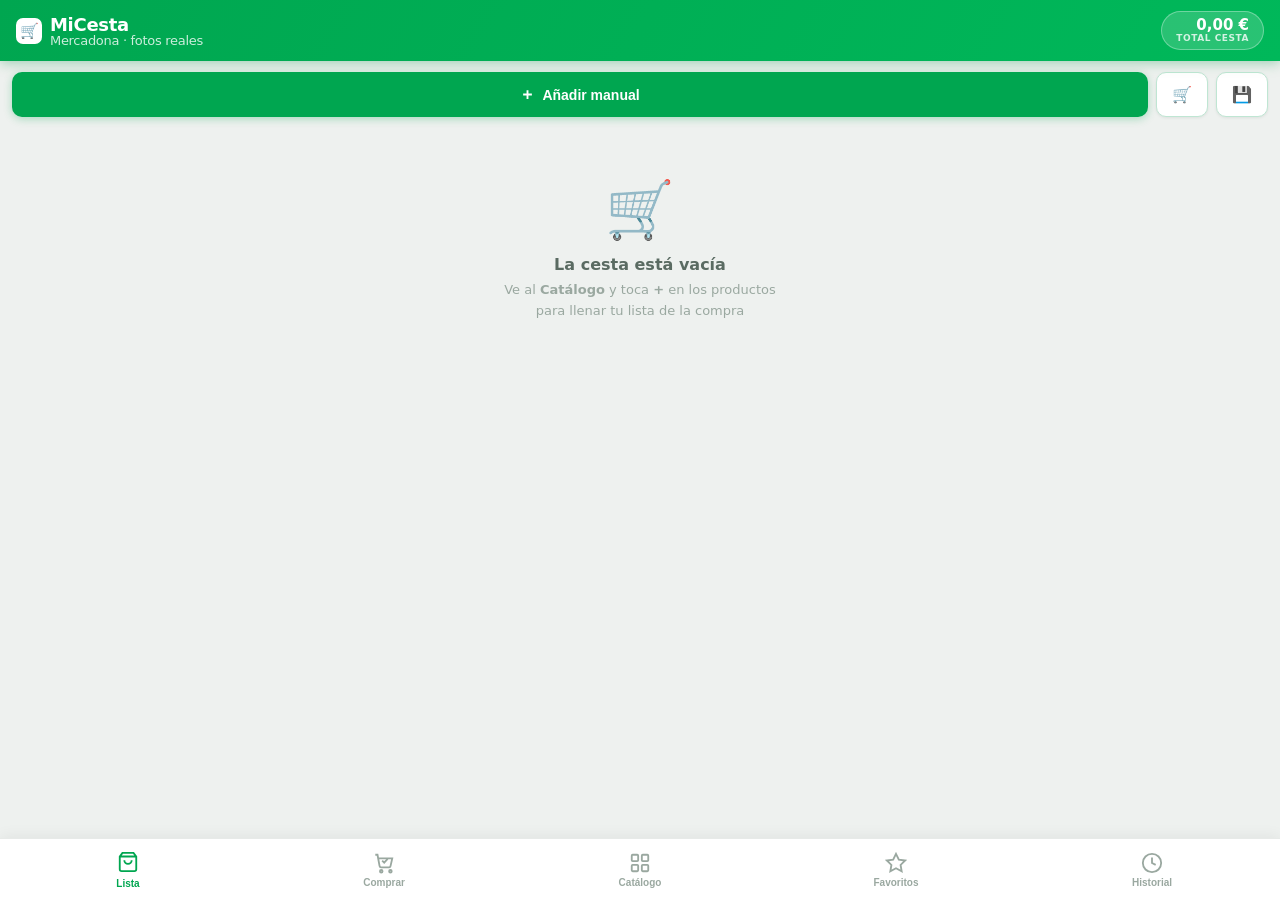
<file: mercadona/index.html>
<!DOCTYPE html>
<html lang="es">
<head>
<meta charset="UTF-8">
<meta name="viewport" content="width=device-width, initial-scale=1.0, maximum-scale=1.0, viewport-fit=cover">
<meta name="robots" content="noindex,nofollow">
<meta name="theme-color" content="#00a650">
<title>Cesta Mercadona</title>
<style>
:root{
  --g:#00a650; --gd:#008443; --gl:#e9f8f0; --gm:#bfe6d3;
  --red:#e02d3c; --yl:#ffb300;
  --txt:#15241c; --txt2:#5a6b62; --txt3:#9aa8a0;
  --bg:#eef1ef; --card:#fff; --line:#e7eae8;
  --sh:0 1px 3px rgba(20,40,30,.08); --shc:0 4px 14px rgba(20,40,30,.10);
  --r:14px; --r2:10px; --nav:62px;
}
*{box-sizing:border-box;margin:0;padding:0;-webkit-tap-highlight-color:transparent}
html{height:100%}
body{font-family:system-ui,-apple-system,"Segoe UI",sans-serif;background:var(--bg);color:var(--txt);min-height:100dvh;overscroll-behavior-y:none}
img{display:block}

/* ── HEADER ── */
header{position:sticky;top:0;z-index:90;background:linear-gradient(120deg,#00a650,#00b85a);color:#fff;
  padding:calc(env(safe-area-inset-top,0) + 11px) 16px 11px;display:flex;align-items:center;justify-content:space-between;
  box-shadow:0 2px 12px rgba(0,140,67,.35)}
.hd-logo{font-size:18px;font-weight:800;letter-spacing:-.3px;display:flex;align-items:center;gap:8px}
.hd-logo .bag{width:26px;height:26px;background:#fff;border-radius:7px;display:flex;align-items:center;justify-content:center;font-size:15px}
.hd-logo small{font-weight:400;opacity:.8;font-size:13px;display:block;margin-top:-2px}
.hd-total{background:rgba(255,255,255,.16);border:1px solid rgba(255,255,255,.32);border-radius:22px;
  padding:6px 14px;font-size:15px;font-weight:800;display:flex;flex-direction:column;align-items:flex-end;line-height:1.05}
.hd-total small{font-size:9px;font-weight:600;opacity:.8;letter-spacing:.06em;text-transform:uppercase}

/* ── NAV ── */
nav{position:fixed;bottom:0;left:0;right:0;z-index:90;display:flex;background:#fff;border-top:1px solid var(--line);
  height:calc(var(--nav) + env(safe-area-inset-bottom,0));padding-bottom:env(safe-area-inset-bottom,0);box-shadow:0 -2px 14px rgba(0,0,0,.06)}
.nb{flex:1;display:flex;flex-direction:column;align-items:center;justify-content:center;gap:3px;border:none;background:none;
  cursor:pointer;font-size:10px;font-weight:700;color:var(--txt3);padding:0;transition:color .15s}
.nb.on{color:var(--g)}
.nb svg{width:22px;height:22px}
.nb-wrap{position:relative}
.n-badge{position:absolute;top:-4px;right:-9px;background:var(--red);color:#fff;border-radius:10px;padding:1px 5px;
  font-size:9px;font-weight:800;min-width:16px;text-align:center;box-shadow:0 1px 3px rgba(224,45,60,.5)}

main{padding-bottom:calc(var(--nav) + env(safe-area-inset-bottom,0) + 10px)}
.tab{display:none}
.tab.on{display:block;animation:fade .2s}
@keyframes fade{from{opacity:0;transform:translateY(4px)}}

/* ── TOOLBAR ── */
.toolbar{display:flex;gap:8px;padding:11px 12px 0}
.btn-p{flex:1;background:var(--g);color:#fff;border:none;border-radius:var(--r2);padding:12px 14px;font-size:14px;
  font-weight:800;cursor:pointer;display:flex;align-items:center;justify-content:center;gap:7px;box-shadow:0 2px 8px rgba(0,166,80,.3)}
.btn-p:active{transform:scale(.98)}
.btn-s{background:#fff;color:var(--gd);border:1.5px solid var(--gm);border-radius:var(--r2);padding:12px 15px;
  font-size:16px;font-weight:700;cursor:pointer;box-shadow:var(--sh)}
.btn-s.act{background:var(--gd);color:#fff;border-color:var(--gd)}

/* ── RESUMEN ── */
.resumen{display:flex;margin:11px 12px 0;background:#fff;border-radius:var(--r);box-shadow:var(--sh);overflow:hidden}
.res-cell{flex:1;text-align:center;padding:11px 6px}
.res-v{font-size:21px;font-weight:900;color:var(--g);letter-spacing:-.02em}
.res-l{font-size:9.5px;color:var(--txt3);text-transform:uppercase;letter-spacing:.05em;margin-top:1px;font-weight:700}
.res-sep{width:1px;background:var(--line);margin:11px 0}

/* ── SECCIÓN (lista) ── */
.sec-g{margin:11px 12px 0;border-radius:var(--r);overflow:hidden;box-shadow:var(--sh)}
.sec-h{display:flex;align-items:center;gap:9px;padding:10px 14px;background:linear-gradient(90deg,var(--gl),#fff);
  border-bottom:1px solid var(--line);font-size:12px;font-weight:800;color:var(--gd);text-transform:uppercase;letter-spacing:.05em}
.sec-h .se{font-size:16px}
.sec-cnt{margin-left:auto;color:var(--txt3);font-weight:600;font-size:11px;text-transform:none;letter-spacing:0}

/* ── ITEM LISTA ── */
.li{display:flex;align-items:center;gap:11px;padding:10px 12px;background:#fff;border-bottom:1px solid var(--line);transition:background .12s}
.li:last-child{border-bottom:none}
.li.ck{opacity:.5}
.li.ck .li-n{text-decoration:line-through}
.li-thumb{width:46px;height:46px;border-radius:9px;background:#f5f7f6 center/contain no-repeat;flex-shrink:0;border:1px solid var(--line);
  position:relative;overflow:hidden}
.li-thumb img{width:100%;height:100%;object-fit:contain}
.li-thumb .ph{position:absolute;inset:0;display:flex;align-items:center;justify-content:center;font-size:22px}
.chk{width:26px;height:26px;flex-shrink:0;border-radius:50%;border:2px solid var(--gm);background:#fff;cursor:pointer;
  display:flex;align-items:center;justify-content:center;transition:all .15s}
.chk.on{background:var(--g);border-color:var(--g)}
.chk svg{width:13px;height:13px;color:#fff}
.li-info{flex:1;min-width:0}
.li-n{font-size:15px;font-weight:600;line-height:1.3}
.li-x{font-size:12.5px;font-weight:800;color:var(--gd);margin-left:2px}
.li-sub{font-size:11px;color:var(--txt3);margin-top:2px}
.li-ctrl{display:flex;align-items:center;gap:4px;flex-shrink:0}
.qb{width:27px;height:27px;border-radius:50%;border:1.5px solid var(--gm);background:#fff;cursor:pointer;font-size:17px;
  line-height:1;display:flex;align-items:center;justify-content:center;color:var(--gd);font-weight:800}
.qb:active{background:var(--gl)}
.qv{font-size:14px;font-weight:800;min-width:20px;text-align:center}
.li-pr{font-size:13.5px;font-weight:800;color:var(--gd);min-width:52px;text-align:right;flex-shrink:0}
.del-btn{background:none;border:none;cursor:pointer;color:var(--txt3);padding:4px;flex-shrink:0}
.del-btn svg{width:16px;height:16px;display:block}

/* empty */
.empty{text-align:center;padding:60px 24px;color:var(--txt3)}
.empty .ei{font-size:56px;margin-bottom:12px;opacity:.85}
.empty p{font-size:16px;color:var(--txt2);margin-bottom:5px;font-weight:700}
.empty span{font-size:13px;line-height:1.5}

.ck-toggle{display:flex;align-items:center;gap:7px;padding:11px 14px;cursor:pointer;font-size:13px;font-weight:600;
  color:var(--txt2);background:#fff;border:none;width:calc(100% - 24px);margin:11px 12px 0;border-radius:var(--r);box-shadow:var(--sh)}

/* ── BUSCADOR ── */
.search{display:flex;align-items:center;gap:9px;margin:11px 12px 0;background:#fff;border-radius:var(--r);padding:11px 14px;box-shadow:var(--sh)}
.search input{flex:1;border:none;outline:none;font-size:15px;background:none}
.search svg{width:18px;height:18px;color:var(--txt3);flex-shrink:0}
.search .clr{color:var(--txt3);font-size:18px;cursor:pointer;padding:0 2px}

/* ── CHIPS ── */
.chips{display:flex;gap:7px;overflow-x:auto;padding:9px 12px;scrollbar-width:none;-webkit-overflow-scrolling:touch}
.chips::-webkit-scrollbar{display:none}
.chip{white-space:nowrap;padding:7px 13px;border-radius:18px;border:1.5px solid var(--line);background:#fff;font-size:12.5px;
  font-weight:700;cursor:pointer;transition:all .12s;display:flex;align-items:center;gap:5px;color:var(--txt2)}
.chip.on{background:var(--g);border-color:var(--g);color:#fff;box-shadow:0 2px 7px rgba(0,166,80,.3)}

/* ── GRID PRODUCTOS (catálogo + favoritos) ── */
.pgrid{display:grid;grid-template-columns:1fr 1fr;gap:10px;padding:4px 12px 12px}
@media(min-width:520px){.pgrid{grid-template-columns:1fr 1fr 1fr}}
.pc{background:#fff;border-radius:var(--r);box-shadow:var(--sh);overflow:hidden;display:flex;flex-direction:column;
  position:relative;transition:transform .12s,box-shadow .12s}
.pc:active{transform:scale(.975)}
.pc-img{aspect-ratio:1;background:#fff center/contain no-repeat;position:relative;border-bottom:1px solid var(--line);
  display:flex;align-items:center;justify-content:center;padding:8px}
.pc-img img{width:100%;height:100%;object-fit:contain}
.pc-img .ph{font-size:46px;opacity:.7}
.pc-fav{position:absolute;top:6px;left:6px;width:30px;height:30px;border-radius:50%;background:rgba(255,255,255,.92);
  border:none;cursor:pointer;font-size:16px;display:flex;align-items:center;justify-content:center;box-shadow:0 1px 4px rgba(0,0,0,.15);z-index:2}
.pc-fav.on{color:var(--yl)}
.pc-body{padding:9px 10px 10px;display:flex;flex-direction:column;gap:3px;flex:1}
.pc-n{font-size:12.5px;font-weight:600;line-height:1.28;color:var(--txt);display:-webkit-box;-webkit-line-clamp:2;
  -webkit-box-orient:vertical;overflow:hidden;min-height:32px}
.pc-u{font-size:10.5px;color:var(--txt3)}
.pc-foot{display:flex;align-items:center;justify-content:space-between;margin-top:auto;padding-top:5px}
.pc-pr{font-size:15px;font-weight:900;color:var(--txt);letter-spacing:-.02em}
.pc-pr small{font-size:10px;font-weight:600;color:var(--txt3)}
.pc-add{width:32px;height:32px;border-radius:50%;background:var(--g);border:none;color:#fff;cursor:pointer;font-size:20px;
  display:flex;align-items:center;justify-content:center;flex-shrink:0;box-shadow:0 2px 6px rgba(0,166,80,.35);transition:transform .1s}
.pc-add:active{transform:scale(.85)}
.pc-add.in{background:var(--gd)}
.pc-qty{position:absolute;top:6px;right:6px;background:var(--gd);color:#fff;border-radius:14px;min-width:24px;height:24px;
  padding:0 7px;display:flex;align-items:center;justify-content:center;font-size:12px;font-weight:800;z-index:2;box-shadow:0 1px 4px rgba(0,0,0,.2)}

/* ── HISTORIAL ── */
.hist-c{background:#fff;border-radius:var(--r);margin:11px 12px 0;padding:14px 15px;box-shadow:var(--sh)}
.hist-h{display:flex;align-items:flex-start;justify-content:space-between;margin-bottom:8px}
.hist-f{font-size:14px;font-weight:800}
.hist-f small{display:block;font-size:11px;color:var(--txt3);font-weight:600;margin-top:1px}
.hist-t{font-size:17px;font-weight:900;color:var(--g)}
.hist-thumbs{display:flex;gap:5px;margin-bottom:10px;overflow:hidden}
.hist-thumbs .ht{width:38px;height:38px;border-radius:8px;border:1px solid var(--line);background:#f5f7f6 center/contain no-repeat;flex-shrink:0}
.hist-thumbs .more{width:38px;height:38px;border-radius:8px;background:var(--gl);color:var(--gd);font-size:11px;font-weight:800;
  display:flex;align-items:center;justify-content:center;flex-shrink:0}
.hist-acts{display:flex;gap:8px}
.bsm{padding:8px 14px;border-radius:9px;font-size:12.5px;font-weight:800;cursor:pointer;border:none;flex:1}
.bsm.p{background:var(--g);color:#fff}
.bsm.r{background:#fdeaeb;color:var(--red);flex:0 0 auto}

/* ── MODAL ── */
.overlay{position:fixed;inset:0;background:rgba(10,20,15,.55);z-index:200;display:flex;align-items:flex-end;justify-content:center;animation:fi .18s}
@keyframes fi{from{opacity:0}}
.modal{background:#fff;border-radius:22px 22px 0 0;width:100%;max-width:500px;
  padding-bottom:calc(env(safe-area-inset-bottom,0) + 16px);animation:su .26s cubic-bezier(.4,0,.2,1);max-height:92dvh;overflow-y:auto}
@keyframes su{from{transform:translateY(100%)}}
.m-handle{width:38px;height:4px;background:var(--line);border-radius:2px;margin:11px auto}
.m-title{padding:0 20px 13px;font-size:17px;font-weight:800;border-bottom:1px solid var(--line)}
.m-body{padding:16px 18px 0}
.fl{margin-bottom:13px}
.fl label{display:block;font-size:11.5px;font-weight:800;color:var(--txt2);margin-bottom:6px;text-transform:uppercase;letter-spacing:.04em}
.fi{width:100%;padding:11px 13px;border:1.5px solid var(--line);border-radius:11px;font-size:15px;outline:none;background:var(--bg);font-family:inherit}
.fi:focus{border-color:var(--g);background:#fff}
.fr{display:flex;gap:10px}
.fr .fl{flex:1}
select.fi{appearance:none;cursor:pointer}
.m-submit{width:100%;background:var(--g);color:#fff;border:none;border-radius:11px;padding:14px;font-size:15px;font-weight:800;
  cursor:pointer;margin-top:2px;box-shadow:0 3px 10px rgba(0,166,80,.3)}

/* ── TOAST ── */
.toast{position:fixed;bottom:calc(var(--nav) + env(safe-area-inset-bottom,0) + 14px);left:50%;transform:translateX(-50%);
  background:#15241c;color:#fff;border-radius:20px;padding:10px 18px;font-size:13px;font-weight:700;z-index:400;white-space:nowrap;
  pointer-events:none;box-shadow:0 6px 20px rgba(0,0,0,.3);animation:ti .25s, to .25s 1.8s forwards;max-width:90vw;overflow:hidden;text-overflow:ellipsis}
@keyframes ti{from{opacity:0;transform:translateX(-50%) translateY(8px)}}
@keyframes to{to{opacity:0;transform:translateX(-50%) translateY(8px)}}

/* ── APARTADO COMPRAR (visual, sin precios) ── */
.cmp-top{margin:11px 12px 0;background:#fff;border-radius:var(--r);box-shadow:var(--sh);padding:13px 15px}
.cmp-top h2{font-size:15px;font-weight:800;display:flex;align-items:center;gap:7px}
.cmp-bar{height:9px;background:var(--gl);border-radius:6px;margin-top:10px;overflow:hidden}
.cmp-bar i{display:block;height:100%;width:0;background:linear-gradient(90deg,var(--g),#00c763);border-radius:6px;transition:width .4s cubic-bezier(.4,0,.2,1)}
.cmp-sub{font-size:11.5px;color:var(--txt3);margin-top:7px;font-weight:700}
.cmp-done-banner{margin:13px 12px 0;background:linear-gradient(120deg,var(--g),#00c763);color:#fff;border-radius:var(--r);
  padding:18px;text-align:center;font-weight:800;font-size:16px;box-shadow:var(--shc);animation:fade .3s}
.cmp-done-banner span{display:block;font-weight:600;font-size:13px;opacity:.92;margin-top:3px}
.cmp-sec{margin:15px 12px 0}
.cmp-sec-h{display:flex;align-items:center;gap:8px;font-size:12px;font-weight:800;color:var(--gd);text-transform:uppercase;
  letter-spacing:.05em;margin-bottom:9px;padding-left:3px}
.cmp-sec-h .se{font-size:17px}
.cmp-grid{display:grid;grid-template-columns:1fr 1fr;gap:10px}
@media(min-width:520px){.cmp-grid{grid-template-columns:1fr 1fr 1fr}}
.cmp-card{background:#fff;border-radius:var(--r);box-shadow:var(--sh);overflow:hidden;cursor:pointer;position:relative;
  border:2px solid transparent;transition:transform .12s,border-color .15s,opacity .25s}
.cmp-card:active{transform:scale(.97)}
.cmp-card.got{opacity:.55;border-color:var(--g)}
.cmp-img{aspect-ratio:1;background:#fff center/contain no-repeat;display:flex;align-items:center;justify-content:center;
  padding:10px;position:relative;border-bottom:1px solid var(--line)}
.cmp-img img{width:100%;height:100%;object-fit:contain}
.cmp-img .ph{font-size:50px;opacity:.7}
.cmp-qbadge{position:absolute;top:7px;left:7px;background:var(--gd);color:#fff;border-radius:13px;min-width:27px;height:26px;
  padding:0 8px;display:flex;align-items:center;justify-content:center;font-size:13px;font-weight:800;box-shadow:0 1px 4px rgba(0,0,0,.2)}
.cmp-tick{position:absolute;top:7px;right:7px;width:29px;height:29px;border-radius:50%;background:rgba(255,255,255,.92);
  border:2px solid var(--gm);display:flex;align-items:center;justify-content:center;transition:all .15s;box-shadow:0 1px 4px rgba(0,0,0,.12)}
.cmp-tick svg{width:15px;height:15px;color:#fff;opacity:0;transition:opacity .15s}
.cmp-card.got .cmp-tick{background:var(--g);border-color:var(--g)}
.cmp-card.got .cmp-tick svg{opacity:1}
.cmp-name{padding:9px 9px 11px;font-size:13px;font-weight:600;line-height:1.3;text-align:center;
  display:-webkit-box;-webkit-line-clamp:2;-webkit-box-orient:vertical;overflow:hidden;min-height:50px}
.cmp-card.got .cmp-name{text-decoration:line-through;color:var(--txt3)}

/* modo compra */
body.mc .li{padding:15px 12px}
body.mc .li-thumb{width:56px;height:56px}
body.mc .chk{width:34px;height:34px}
body.mc .li-n{font-size:16.5px;-webkit-line-clamp:3}
body.mc .qb{width:33px;height:33px;font-size:19px}
body.mc .qv{font-size:16px}

@media(prefers-reduced-motion:reduce){*{animation:none!important;transition:none!important}}
</style>
</head>
<body>

<header>
  <div class="hd-logo"><span class="bag">🛒</span><span>MiCesta<small>Mercadona · fotos reales</small></span></div>
  <div class="hd-total"><span id="hTotal">0,00 €</span><small>total cesta</small></div>
</header>

<main>

<!-- ── LISTA ── -->
<div class="tab on" id="tab-lista">
  <div class="toolbar">
    <button class="btn-p" onclick="openModal()">
      <svg width="15" height="15" viewBox="0 0 24 24" fill="none" stroke="currentColor" stroke-width="3"><path d="M12 5v14M5 12h14"/></svg>
      Añadir manual
    </button>
    <button class="btn-s" id="btnMC" onclick="toggleMC()" title="Modo compra">🛒</button>
    <button class="btn-s" onclick="guardarLista()" title="Guardar lista">💾</button>
  </div>
  <div class="resumen" id="resumen" style="display:none">
    <div class="res-cell"><div class="res-v" id="rTotal">0</div><div class="res-l">Productos</div></div>
    <div class="res-sep"></div>
    <div class="res-cell"><div class="res-v" id="rPend">0</div><div class="res-l">Pendientes</div></div>
    <div class="res-sep"></div>
    <div class="res-cell"><div class="res-v" id="rCost">0€</div><div class="res-l">Total</div></div>
  </div>
  <div id="lCont"></div>
  <div id="lEmpty" class="empty">
    <div class="ei">🛒</div>
    <p>La cesta está vacía</p>
    <span>Ve al <b>Catálogo</b> y toca <b>+</b> en los productos<br>para llenar tu lista de la compra</span>
  </div>
</div>

<!-- ── CATÁLOGO ── -->
<div class="tab" id="tab-catalogo">
  <div class="search">
    <svg viewBox="0 0 24 24" fill="none" stroke="currentColor" stroke-width="2"><circle cx="11" cy="11" r="8"/><path d="M21 21l-4.35-4.35"/></svg>
    <input type="search" placeholder="Buscar producto…" id="catQ" oninput="filtrar()" autocomplete="off">
    <span class="clr" id="clrBtn" style="display:none" onclick="clearSearch()">✕</span>
  </div>
  <div class="chips" id="chips"></div>
  <div class="pgrid" id="catGrid"></div>
</div>

<!-- ── FAVORITOS ── -->
<div class="tab" id="tab-favoritos">
  <div class="pgrid" id="favGrid"></div>
  <div class="empty" id="favEmpty" style="display:none">
    <div class="ei">⭐</div>
    <p>Sin favoritos aún</p>
    <span>Toca la ⭐ en cualquier producto del catálogo<br>para tenerlo siempre a mano aquí</span>
  </div>
</div>

<!-- ── HISTORIAL ── -->
<div class="tab" id="tab-historial">
  <div id="histCont"></div>
  <div class="empty" id="histEmpty" style="display:none">
    <div class="ei">📋</div>
    <p>Sin listas guardadas</p>
    <span>Pulsa 💾 en tu lista para archivarla<br>y poder repetirla otro día</span>
  </div>
</div>

<!-- ── COMPRAR (visual, sin precios) ── -->
<div class="tab" id="tab-comprar">
  <div id="cmpCont"></div>
  <div class="empty" id="cmpEmpty">
    <div class="ei">🛍️</div>
    <p>Nada que comprar todavía</p>
    <span>Añade productos a tu <b>Lista</b><br>y aquí los verás para ir a comprar</span>
  </div>
</div>

</main>

<nav>
  <button class="nb on" data-t="lista" onclick="goTab('lista')">
    <div class="nb-wrap">
      <svg viewBox="0 0 24 24" fill="none" stroke="currentColor" stroke-width="2"><path d="M6 2L3 6v14a2 2 0 002 2h14a2 2 0 002-2V6l-3-4zM3 6h18M16 10a4 4 0 01-8 0"/></svg>
      <span class="n-badge" id="badge" style="display:none">0</span>
    </div>
    Lista
  </button>
  <button class="nb" data-t="comprar" onclick="goTab('comprar')">
    <svg viewBox="0 0 24 24" fill="none" stroke="currentColor" stroke-width="2"><circle cx="9" cy="21" r="1.4"/><circle cx="19" cy="21" r="1.4"/><path d="M2.5 3h2.4l2.3 12.4a1.6 1.6 0 001.6 1.3h8.7a1.6 1.6 0 001.6-1.3L21 7H6.2"/><polyline points="10 9.5 12.2 11.7 16 7.5"/></svg>
    Comprar
  </button>
  <button class="nb" data-t="catalogo" onclick="goTab('catalogo')">
    <svg viewBox="0 0 24 24" fill="none" stroke="currentColor" stroke-width="2"><rect x="3" y="3" width="7" height="7" rx="1"/><rect x="14" y="3" width="7" height="7" rx="1"/><rect x="14" y="14" width="7" height="7" rx="1"/><rect x="3" y="14" width="7" height="7" rx="1"/></svg>
    Catálogo
  </button>
  <button class="nb" data-t="favoritos" onclick="goTab('favoritos')">
    <svg viewBox="0 0 24 24" fill="none" stroke="currentColor" stroke-width="2"><polygon points="12 2 15.09 8.26 22 9.27 17 14.14 18.18 21.02 12 17.77 5.82 21.02 7 14.14 2 9.27 8.91 8.26 12 2"/></svg>
    Favoritos
  </button>
  <button class="nb" data-t="historial" onclick="goTab('historial')">
    <svg viewBox="0 0 24 24" fill="none" stroke="currentColor" stroke-width="2"><circle cx="12" cy="12" r="10"/><polyline points="12 6 12 12 16 14"/></svg>
    Historial
  </button>
</nav>

<!-- ── MODAL ── -->
<div id="modal" style="display:none" class="overlay" onclick="closeModal(event)">
  <div class="modal">
    <div class="m-handle"></div>
    <div class="m-title" id="mTitle">Añadir producto</div>
    <div class="m-body">
      <div class="fl"><label>Nombre *</label>
        <input type="text" class="fi" id="mNom" placeholder="Ej: Leche entera Hacendado" autocomplete="off"></div>
      <div class="fr">
        <div class="fl"><label>Sección</label><select class="fi" id="mSec"></select></div>
        <div class="fl" style="max-width:92px"><label>Cantidad</label><input type="number" class="fi" id="mQty" value="1" min="1" max="99"></div>
      </div>
      <div class="fr">
        <div class="fl"><label>Precio (€)</label><input type="number" class="fi" id="mPr" placeholder="0,00" step="0.01" min="0" inputmode="decimal"></div>
        <div class="fl"><label>Unidad</label>
          <select class="fi" id="mUn"><option>ud</option><option>kg</option><option>L</option><option>pack</option><option>Pieza</option><option>bote</option><option>bolsa</option></select></div>
      </div>
      <div class="fl"><label>Nota (opcional)</label><input type="text" class="fi" id="mNota" placeholder="Marca, sin sal, oferta…" autocomplete="off"></div>
      <button class="m-submit" onclick="confirmAdd()">Añadir a la cesta</button>
    </div>
  </div>
</div>

<script>
// ════════ SECCIONES ════════
const SEC=[
 {id:'frutas',n:'Frutas y verduras',ic:'🥦'},
 {id:'pan',n:'Panadería',ic:'🍞'},
 {id:'lacteos',n:'Lácteos, huevos y postres',ic:'🥛'},
 {id:'charcut',n:'Charcutería y quesos',ic:'🧀'},
 {id:'carne',n:'Carnicería',ic:'🍗'},
 {id:'pescado',n:'Pescadería',ic:'🐟'},
 {id:'congel',n:'Congelados',ic:'🧊'},
 {id:'conservas',n:'Conservas y caldos',ic:'🥫'},
 {id:'pastas',n:'Arroz, pasta y legumbres',ic:'🍝'},
 {id:'aceites',n:'Aceite y especias',ic:'🫙'},
 {id:'cereales',n:'Cereales y galletas',ic:'🥣'},
 {id:'desayuno',n:'Café, cacao y dulces',ic:'☕'},
 {id:'bebidas',n:'Bebidas',ic:'🥤'},
 {id:'limpieza',n:'Limpieza y hogar',ic:'🧹'},
 {id:'higiene',n:'Higiene y cuidado',ic:'🧴'},
];
const SECIC=Object.fromEntries(SEC.map(s=>[s.id,s.ic]));

// ════════ CATÁLOGO (datos reales Mercadona) ════════
const CAT=[{"id":"m3819","n":"Plátano de Canarias IGP","s":"frutas","p":0.46,"u":"Pieza","img":"https://prod-mercadona.imgix.net/images/e4a37940916985bf5ca166e266580c37.jpg"},{"id":"m3824","n":"Banana","s":"frutas","p":0.29,"u":"Pieza","img":"https://prod-mercadona.imgix.net/images/69edef3541bbf3f4b7173c9d617a5698.jpg"},{"id":"m3132","n":"Plátano macho","s":"frutas","p":0.81,"u":"Pieza","img":"https://prod-mercadona.imgix.net/images/c22baa2a17de06fbf8477ef25392b7ca.jpg"},{"id":"m3313","n":"Uva blanca sin semillas","s":"frutas","p":2.85,"u":"Bandeja","img":"https://prod-mercadona.imgix.net/images/386783ad8510e061d8ad0277b460a5f1.jpg"},{"id":"m3028","n":"Manzana Golden","s":"frutas","p":0.5,"u":"Pieza","img":"https://prod-mercadona.imgix.net/images/12cc1ef38a5b781f364ca22e46a25ad7.jpg"},{"id":"m3269","n":"Manzanas Golden","s":"frutas","p":3.3,"u":"kg","img":"https://prod-mercadona.imgix.net/images/022fa8e1cd6c9d9ee18a41ed06d71c35.jpg"},{"id":"m3119","n":"Pera Conferencia","s":"frutas","p":0.47,"u":"Pieza","img":"https://prod-mercadona.imgix.net/images/debea7dc78060cb9cab5c608e7f9eb27.jpg"},{"id":"m14470","n":"Peras Conferencia","s":"frutas","p":2.68,"u":"kg","img":"https://prod-mercadona.imgix.net/images/158b08c139cba5362b335f8b0a715cc8.jpg"},{"id":"m8177","n":"Manzana roja dulce","s":"frutas","p":0.54,"u":"Pieza","img":"https://prod-mercadona.imgix.net/images/1299d30ecbee300b19c487ecb3d6e31c.jpg"},{"id":"m8280","n":"Manzanas rojas dulces","s":"frutas","p":3.6,"u":"kg","img":"https://prod-mercadona.imgix.net/images/87f801433e34719ba9bdc226616e7511.jpg"},{"id":"m3170","n":"Pera Ercolina","s":"frutas","p":0.31,"u":"Pieza","img":"https://prod-mercadona.imgix.net/images/533ebe592abe9ee9a6b79cb1b3a7e8ed.jpg"},{"id":"m3021","n":"Manzana Granny Smith","s":"frutas","p":0.4,"u":"Pieza","img":"https://prod-mercadona.imgix.net/images/fea3470bee0679f0e081916ec48c0b36.jpg"},{"id":"m8175","n":"Manzana roja acidulce","s":"frutas","p":0.73,"u":"Pieza","img":"https://prod-mercadona.imgix.net/images/22301daf320667073b7662206e508c36.jpg"},{"id":"m8268","n":"Manzanas rojas acidulces","s":"frutas","p":4.21,"u":"kg","img":"https://prod-mercadona.imgix.net/images/e65f4165ef836b54f4cb49b719b269bd.jpg"},{"id":"m3505.2","n":"1/4 Sandía baja en semillas","s":"frutas","p":2.1,"u":"1/4 Pieza","img":"https://prod-mercadona.imgix.net/images/09182c8d0e75928bcd808fc4fb7d75d4.jpg"},{"id":"m3505.1","n":"Media sandía baja en semillas","s":"frutas","p":3.63,"u":"1/2 Pieza","img":"https://prod-mercadona.imgix.net/images/3f5e582ec279d307ccc73ef5daa94586.jpg"},{"id":"m3529","n":"Sandía baja en semillas","s":"frutas","p":5.24,"u":"Pieza","img":"https://prod-mercadona.imgix.net/images/5c34ac2535f19aa86b1fcdfe56d5c61c.jpg"},{"id":"m3515","n":"Medio melón piel de sapo","s":"frutas","p":3.1,"u":"1/2 Pieza","img":"https://prod-mercadona.imgix.net/images/2d034c1b80642d033f7b5aecd3fb8269.jpg"},{"id":"m3506","n":"Melón piel de sapo","s":"frutas","p":4.88,"u":"Pieza","img":"https://prod-mercadona.imgix.net/images/bd4459355f58bc265a2c6720b688e3c3.jpg"},{"id":"m3523","n":"Melón Galia","s":"frutas","p":4.47,"u":"Pieza","img":"https://prod-mercadona.imgix.net/images/f7d56f5d9fc9bd92c12a9191f1a42d1f.jpg"},{"id":"m3236","n":"Limones","s":"frutas","p":3.2,"u":"Malla","img":"https://prod-mercadona.imgix.net/images/71af62c5aab9056773f8934f4dce3768.jpg"},{"id":"m3210","n":"Limón","s":"frutas","p":0.61,"u":"Pieza","img":"https://prod-mercadona.imgix.net/images/dde3a9f03e3b8abc1ebf690a29c9631d.jpg"},{"id":"m83203.1","n":"3 Barras de pan","s":"pan","p":1.19,"u":"kg","img":"https://prod-mercadona.imgix.net/images/b2885ac23e9ad6ffc406882e24291809.jpg"},{"id":"m83202.1","n":"Barra de pan","s":"pan","p":0.5,"u":"kg","img":"https://prod-mercadona.imgix.net/images/b0382f15d4c53669852e014255bdc714.jpg"},{"id":"m83232.1","n":"3 Barras de pan aceite de oliva","s":"pan","p":1.51,"u":"kg","img":"https://prod-mercadona.imgix.net/images/0dfcb4c2801caae6127716ae1c2b66d1.jpg"},{"id":"m83231.1","n":"Barra pan de aceite de oliva","s":"pan","p":0.57,"u":"kg","img":"https://prod-mercadona.imgix.net/images/16ed97786750877a733481b6604791cc.jpg"},{"id":"m83230","n":"Baguette masa madre","s":"pan","p":0.57,"u":"kg","img":"https://prod-mercadona.imgix.net/images/c1f8685ad5daaf993884112888f49191.jpg"},{"id":"m82830.1","n":"Barra de pan campesina masa madre","s":"pan","p":0.65,"u":"kg","img":"https://prod-mercadona.imgix.net/images/065a0790cf04335b7802e01a105a07da.jpg"},{"id":"m60235","n":"2 Baguettes para hornear","s":"pan","p":1.3,"u":"Paquete","img":"https://prod-mercadona.imgix.net/images/724bbd112c2835ae8ecdd3a72f08af70.jpg"},{"id":"m82753","n":"Baguette sin gluten","s":"pan","p":1.95,"u":"Paquete","img":"https://prod-mercadona.imgix.net/images/30fba96b365c6c3c4e687aef790c21eb.jpg"},{"id":"m9660.1","n":"Barra pan de agua","s":"pan","p":0.95,"u":"kg","img":"https://prod-mercadona.imgix.net/images/e076eb5d105103b74c608da38026956e.jpg"},{"id":"m82380.1","n":"Pan campeón del mundo","s":"pan","p":2.0,"u":"kg","img":"https://prod-mercadona.imgix.net/images/9b4ea2fcafe1157323c788640891bc80.jpg"},{"id":"m12049.1","n":"Pan integral trigo 100%","s":"pan","p":1.5,"u":"kg","img":"https://prod-mercadona.imgix.net/images/af7f030f73aeb80be5996256f1b3f44f.jpg"},{"id":"m15691.1","n":"Hogaza de centeno 50%","s":"pan","p":1.7,"u":"kg","img":"https://prod-mercadona.imgix.net/images/9e174cbc19a1557b3a589249d2d2aeea.jpg"},{"id":"m23086.1","n":"Barra pan de pueblo","s":"pan","p":1.6,"u":"kg","img":"https://prod-mercadona.imgix.net/images/f2c461ca72260e92cd55bda23e266256.jpg"},{"id":"m86610.1","n":"Barra de pan espiga","s":"pan","p":1.05,"u":"kg","img":"https://prod-mercadona.imgix.net/images/284599e6e5bf62e1b0a9a834b385fbdd.jpg"},{"id":"m21596.1","n":"Barra pan integral de espelta 100%","s":"pan","p":1.25,"u":"kg","img":"https://prod-mercadona.imgix.net/images/668bc5de88ff6ea24633608fd7422173.jpg"},{"id":"m21841","n":"Panes con semillas","s":"pan","p":1.5,"u":"Bolsa","img":"https://prod-mercadona.imgix.net/images/27ce902c875893f25844d240f5b72bef.jpg"},{"id":"m9664","n":"3 Bocadillos","s":"pan","p":1.04,"u":"Bolsa","img":"https://prod-mercadona.imgix.net/images/00cb2b3410317555d4d56752c7e0beef.jpg"},{"id":"m17649","n":"Bocadillo","s":"pan","p":0.45,"u":"kg","img":"https://prod-mercadona.imgix.net/images/6041d7e17a261343dce579614904efe2.jpg"},{"id":"m67563","n":"Panecillo de queso 18%","s":"pan","p":0.5,"u":"kg","img":"https://prod-mercadona.imgix.net/images/f4f02a71533319d2aac8a592955f39e7.jpg"},{"id":"m6459","n":"Panes chapata de cristal","s":"pan","p":1.3,"u":"Bolsa","img":"https://prod-mercadona.imgix.net/images/d5957a4bdd1ddf5232905190e2b0974b.jpg"},{"id":"m83116","n":"Pan mini semillas","s":"pan","p":0.35,"u":"kg","img":"https://prod-mercadona.imgix.net/images/59676df0c9df7308840d3aac54fd742c.jpg"},{"id":"m83452","n":"5 Barras de pan 51% integral","s":"pan","p":1.35,"u":"Bolsa","img":"https://prod-mercadona.imgix.net/images/145fcd2de95532d134a4a0078da2af2d.jpg"},{"id":"m10381","n":"Leche semidesnatada Hacendado","s":"lacteos","p":5.04,"u":"L","img":"https://prod-mercadona.imgix.net/images/c15010ddd0e6fc881e5ef94446d43bef.jpg"},{"id":"m10382","n":"Leche semidesnatada Hacendado","s":"lacteos","p":0.84,"u":"Brik","img":"https://prod-mercadona.imgix.net/images/5a14472b53ac7a848fc8220982694c4a.jpg"},{"id":"m10794","n":"Leche semidesnatada Hacendado","s":"lacteos","p":1.64,"u":"Pack-6","img":"https://prod-mercadona.imgix.net/images/f16c6d550a0a4236222a7dfdea3017ca.jpg"},{"id":"m10541","n":"Leche semidesnatada Hacendado","s":"lacteos","p":9.0,"u":"Pack-6","img":"https://prod-mercadona.imgix.net/images/866fa5a181f2d26607393eac0323a40c.jpg"},{"id":"m10542","n":"Leche semidesnatada Hacendado","s":"lacteos","p":1.5,"u":"Botella","img":"https://prod-mercadona.imgix.net/images/ff7a708dfba6860d1c625d4cf8316719.jpg"},{"id":"m10721","n":"Leche semidesnatada sin lactosa Hacendado","s":"lacteos","p":5.64,"u":"L","img":"https://prod-mercadona.imgix.net/images/6b02e742d27be2ee2db0994bc431fe99.jpg"},{"id":"m10722","n":"Leche semidesnatada sin lactosa Hacendado","s":"lacteos","p":0.94,"u":"Brik","img":"https://prod-mercadona.imgix.net/images/0a223f379a6d628804b8043f48320fc6.jpg"},{"id":"m10732","n":"Leche semidesnatada sin lactosa Hacendado","s":"lacteos","p":1.9,"u":"Pack-6","img":"https://prod-mercadona.imgix.net/images/86beaab2a15ac2d9840049b9cdbd6535.jpg"},{"id":"m10683","n":"Leche semidesnatada calcio Hacendado","s":"lacteos","p":6.3,"u":"Pack-6","img":"https://prod-mercadona.imgix.net/images/cf197c52289c9349011966afbe4ca15c.jpg"},{"id":"m10685","n":"Leche semidesnatada calcio Hacendado","s":"lacteos","p":1.05,"u":"Brik","img":"https://prod-mercadona.imgix.net/images/9105d6bbc58b552d881406c4fdac38ff.jpg"},{"id":"m10505","n":"Leche semidesnatada Asturiana","s":"lacteos","p":10.02,"u":"Pack-6","img":"https://prod-mercadona.imgix.net/images/596d38a62e4ab57340efa89f95c0a61e.jpeg"},{"id":"m10502","n":"Leche semidesnatada Asturiana","s":"lacteos","p":1.67,"u":"Botella","img":"https://prod-mercadona.imgix.net/images/599728432d51afa362440f7a580864c7.jpg"},{"id":"m10814","n":"Bebida láctea semidesnatada con fibra Hacendado","s":"lacteos","p":7.8,"u":"Pack-6","img":"https://prod-mercadona.imgix.net/images/be9b67b0a4dcf2bcbaabb8bac2ef3318.jpg"},{"id":"m10826","n":"Bebida láctea semidesnatada con fibra Hacendado","s":"lacteos","p":1.3,"u":"Brik","img":"https://prod-mercadona.imgix.net/images/120f6a29ceb6ccc2fea56cc1d064e29c.jpg"},{"id":"m10806","n":"Leche semidesnatada de cabra Hacendado","s":"lacteos","p":11.82,"u":"L","img":"https://prod-mercadona.imgix.net/images/4395b561337441945693f84660814c2e.jpg"},{"id":"m10812","n":"Leche semidesnatada de cabra Hacendado","s":"lacteos","p":1.97,"u":"Brik","img":"https://prod-mercadona.imgix.net/images/5ebf4f33cd25300147cca4db86f18e6f.jpg"},{"id":"m10922","n":"Leche semidesnatada Hacendado","s":"lacteos","p":1.09,"u":"Botella","img":"https://prod-mercadona.imgix.net/images/7f509c7db41e5763626998702f5cb755.jpg"},{"id":"m10545","n":"Leche semidesnatada sin lactosa Hacendado","s":"lacteos","p":9.72,"u":"Pack-6","img":"https://prod-mercadona.imgix.net/images/f0cd5d59c24ed6637a2d1f1e1c4bd093.jpg"},{"id":"m10546","n":"Leche semidesnatada sin lactosa Hacendado","s":"lacteos","p":1.62,"u":"Botella","img":"https://prod-mercadona.imgix.net/images/cb6c51dc548abac574de376046426d67.jpg"},{"id":"m10531","n":"Leche semidesnatada Asturiana","s":"lacteos","p":7.02,"u":"Pack-6","img":"https://prod-mercadona.imgix.net/images/0a5dfb02aff81354daed696ad56760b5.jpg"},{"id":"m10712","n":"Leche semidesnatada Asturiana","s":"lacteos","p":1.17,"u":"Brik","img":"https://prod-mercadona.imgix.net/images/4e47699cd59e42ae6a11b6b83651542d.jpeg"},{"id":"m21640","n":"Leche desnatada +Proteínas & calcio Hacendado","s":"lacteos","p":2.1,"u":"L","img":"https://prod-mercadona.imgix.net/images/9b34cb359dac31df627b4fa76af53cfa.jpg"},{"id":"m21646","n":"Pechuga pavo cocida extrafino Hacendado lonchas","s":"charcut","p":2.85,"u":"Paquete","img":"https://prod-mercadona.imgix.net/images/85e5ab00244841c29b4236dc36f46a36.jpg"},{"id":"m21647","n":"Pechuga de pollo braseada extrafino Hacendado lonchas","s":"charcut","p":2.85,"u":"Paquete","img":"https://prod-mercadona.imgix.net/images/3a1c91aedd4a8405f6457a978c78df72.jpg"},{"id":"m86786","n":"Pechuga de pavo reducido en sal Hacendado finas lonchas","s":"charcut","p":3.95,"u":"kg","img":"https://prod-mercadona.imgix.net/images/0743c4f754d2155a541a9363a5bf373c.jpg"},{"id":"m60243","n":"Pechuga de pavo reducido en sal Hacendado finas lonchas","s":"charcut","p":2.5,"u":"Paquete","img":"https://prod-mercadona.imgix.net/images/49d21ca3fcddbcc679eb677e61337d1b.jpg"},{"id":"m67972","n":"Pechuga de pavo Hacendado finas lonchas","s":"charcut","p":3.95,"u":"Pack-2","img":"https://prod-mercadona.imgix.net/images/2458f24e9a065c2a16a09cae37257260.jpg"},{"id":"m60244","n":"Pechuga de pavo Hacendado finas lonchas","s":"charcut","p":2.3,"u":"Paquete","img":"https://prod-mercadona.imgix.net/images/8987d5ff5420c83d5be5a3dc6e3ebcbb.jpg"},{"id":"m59159","n":"Salchichón de pavo extra Hacendado lonchas","s":"charcut","p":2.8,"u":"Pack-4","img":"https://prod-mercadona.imgix.net/images/e52cc37d238bef484922733955772aab.jpg"},{"id":"m59165","n":"Longaniza de pavo extra Hacendado lonchas","s":"charcut","p":2.8,"u":"Pack-4","img":"https://prod-mercadona.imgix.net/images/869824136a75badac404e2ec0522ce0b.jpeg"},{"id":"m56652","n":"Tiras de pechuga pollo al horno Hacendado","s":"charcut","p":2.25,"u":"Paquete","img":"https://prod-mercadona.imgix.net/images/a771c6adb7a421fa3c83983defee636c.jpg"},{"id":"m56619","n":"Jamón de pavo Hacendado finas lonchas","s":"charcut","p":1.9,"u":"Paquete","img":"https://prod-mercadona.imgix.net/images/b7691fb2718bc66ad695bb0454823efe.jpg"},{"id":"m56661","n":"Tiras de pechuga de pollo al natural Hacendado","s":"charcut","p":2.25,"u":"Paquete","img":"https://prod-mercadona.imgix.net/images/aece46064c7f86ca0d02cda808d4ba74.jpg"},{"id":"m53140","n":"Pechuga de pavo al horno de leña Campofrío lonchas","s":"charcut","p":1.85,"u":"Paquete","img":"https://prod-mercadona.imgix.net/images/4d0aeb86816023033231a708eeb0f7cb.jpg"},{"id":"m5710","n":"Pechuga 92% pavo Hacendado lonchas","s":"charcut","p":2.85,"u":"Paquete","img":"https://prod-mercadona.imgix.net/images/42caa18db79c87be197d47cdb41c0e28.jpg"},{"id":"m59283","n":"Pechuga de pavo Noel lonchas muy finas","s":"charcut","p":2.45,"u":"Paquete","img":"https://prod-mercadona.imgix.net/images/918213955ad9fe95742e4abe7665f787.jpg"},{"id":"m56084","n":"Pollo 97% relleno La Carloteña asado al horno lonchas","s":"charcut","p":2.4,"u":"Paquete","img":"https://prod-mercadona.imgix.net/images/c0a4ea8f1fe98e43e957b317ac9c3d07.jpg"},{"id":"m59218","n":"Jamón de pavo Hacendado","s":"charcut","p":2.85,"u":"Pieza","img":"https://prod-mercadona.imgix.net/images/0a4b8f824e5ea4032abcee4e75a9092a.jpg"},{"id":"m16280","n":"Longaniza de pavo Imperial extra Hacendado","s":"charcut","p":3.95,"u":"Pieza","img":"https://prod-mercadona.imgix.net/images/1311620a4e617efb60e22ada82e19d37.jpg"},{"id":"m59364","n":"Cabeza de cerdo Hacendado finas lonchas","s":"charcut","p":1.7,"u":"Paquete","img":"https://prod-mercadona.imgix.net/images/6301271ead526408834d91b05e58ae68.jpg"},{"id":"m22332","n":"Pechuguita de pollo 99% La Carloteña asada al horno lonchas","s":"charcut","p":2.5,"u":"Paquete","img":"https://prod-mercadona.imgix.net/images/1e13c330e4bce89f5a37d8e709c976a0.jpg"},{"id":"m22430","n":"Maxi pavo Hacendado finas lonchas","s":"charcut","p":3.05,"u":"Paquete","img":"https://prod-mercadona.imgix.net/images/18d308abcd2a05dcec6ee3cc012d6e86.jpg"},{"id":"m11507","n":"Lomo asado La Carloteña lonchas","s":"charcut","p":2.5,"u":"Paquete","img":"https://prod-mercadona.imgix.net/images/1ad85ae3023b7f755f0e9dfbc5d03fdb.jpg"},{"id":"m14269","n":"Muslito de pollo 97% La Carloteña asado al horno lonchas","s":"charcut","p":2.25,"u":"Paquete","img":"https://prod-mercadona.imgix.net/images/325deb597c90a810813ddd63281b3fd2.jpg"},{"id":"m86395","n":"Filetes lomo de cerdo corte fino","s":"carne","p":3.91,"u":"Bandeja","img":"https://prod-mercadona.imgix.net/images/a3ba20f5b4816bc681f38f82aae566cd.jpg"},{"id":"m12792","n":"Chuletas lomo de cerdo finas","s":"carne","p":3.66,"u":"Bandeja","img":"https://prod-mercadona.imgix.net/images/9d75b9c7cefcede381c5cc40bcccab72.jpg"},{"id":"m12793","n":"Filetes secreto de cerdo","s":"carne","p":3.24,"u":"Bandeja","img":"https://prod-mercadona.imgix.net/images/149f82ef7720bdb5e5037e38dd57cb72.jpg"},{"id":"m86928","n":"Entrecot aguja de cerdo Duroc","s":"carne","p":5.12,"u":"Bandeja","img":"https://prod-mercadona.imgix.net/images/21f5a86973def639aa986031aab20081.jpg"},{"id":"m17537","n":"Panceta de cerdo adobada","s":"carne","p":3.86,"u":"Bandeja","img":"https://prod-mercadona.imgix.net/images/30ef1bfd427773b00855b2a13e4a4672.jpg"},{"id":"m17458","n":"Costillas de cerdo marinadas Smoke Honey","s":"carne","p":5.85,"u":"Bandeja","img":"https://prod-mercadona.imgix.net/images/45115582466db86abe80236f9e3b98a0.jpg"},{"id":"m2811","n":"Costillas de cerdo carnosas a tacos","s":"carne","p":4.96,"u":"Bandeja","img":"https://prod-mercadona.imgix.net/images/2a9034fed753ec9f2947d36f73bebbf3.jpg"},{"id":"m3395","n":"Filetes lomo de cerdo familiar","s":"carne","p":5.67,"u":"Bandeja","img":"https://prod-mercadona.imgix.net/images/7865223a99982e513a1e44182bf0edd4.jpg"},{"id":"m2810","n":"Carrillada de cerdo","s":"carne","p":6.55,"u":"Bandeja","img":"https://prod-mercadona.imgix.net/images/cebcd0e5e43fec643cc13b5ce2c1fa5f.jpg"},{"id":"m1564","n":"Costilla de cerdo ibérico adobada","s":"carne","p":3.78,"u":"Bandeja","img":"https://prod-mercadona.imgix.net/images/af452ee749d0981858f5bfd393dccf15.jpg"},{"id":"m23305","n":"Chuletas de cerdo sajonia","s":"carne","p":3.67,"u":"Bandeja","img":"https://prod-mercadona.imgix.net/images/f27090a52a211af71289bfd5f60a689d.jpg"},{"id":"m35286","n":"Costilla de cerdo churrasco","s":"carne","p":4.1,"u":"Pieza","img":"https://prod-mercadona.imgix.net/images/381b5c4827de021999445f0094d97092.jpg"},{"id":"m2815","n":"Panceta de cerdo","s":"carne","p":3.24,"u":"Bandeja","img":"https://prod-mercadona.imgix.net/images/d3aebc50f3c2fdb3bbf81d728bc5c7e1.jpg"},{"id":"m2851","n":"Manos de cerdo","s":"carne","p":3.9,"u":"Bandeja","img":"https://prod-mercadona.imgix.net/images/f4fadadb46a1e5864af2836e7fd30667.jpg"},{"id":"m2813","n":"Cerdo a tacos","s":"carne","p":3.22,"u":"Bandeja","img":"https://prod-mercadona.imgix.net/images/3e3b46478252539e490d17eac79f3e42.jpg"},{"id":"m2715","n":"Filetes lomo de cerdo adobado","s":"carne","p":3.27,"u":"Bandeja","img":"https://prod-mercadona.imgix.net/images/f1c9dda0bf7290499534dbe4776c6207.jpeg"},{"id":"m5046","n":"Filetes lomo de cerdo adobado familiar","s":"carne","p":6.5,"u":"Bandeja","img":"https://prod-mercadona.imgix.net/images/55cc474c76c30984dc63a16c30fcbc67.jpg"},{"id":"m14298","n":"San Jacobos de cerdo sin gluten","s":"carne","p":2.64,"u":"Bandeja","img":"https://prod-mercadona.imgix.net/images/496d5a9a9de7faa2cf2b14354963a567.jpg"},{"id":"m2817","n":"Filetes lomo de cerdo cabeza","s":"carne","p":4.22,"u":"Bandeja","img":"https://prod-mercadona.imgix.net/images/2b88a5d154cc77e60b79bf3265a31886.jpg"},{"id":"m2169","n":"Flautas de bacón y queso","s":"carne","p":2.2,"u":"Bandeja","img":"https://prod-mercadona.imgix.net/images/efd938ceb30081a8b1c076c1d4a08bd9.jpg"},{"id":"m2812","n":"Media careta de cerdo sin oreja","s":"carne","p":3.52,"u":"Bandeja","img":"https://prod-mercadona.imgix.net/images/23df518e2439d4ce078cd3a460cf914a.jpg"},{"id":"m23308","n":"Fiambre de magro de cerdo adobado","s":"carne","p":2.8,"u":"Paquete","img":"https://prod-mercadona.imgix.net/images/35d3a3b57c5ee4d74e778939d27be3d8.jpg"},{"id":"m81649.1","n":"Salmón a rodajas","s":"pescado","p":37.89,"u":"Pieza","img":"https://prod-mercadona.imgix.net/images/efde699df9d548c2e8a9887daf63cd7a.jpg"},{"id":"m81649.4","n":"Salmón media pieza a rodajas","s":"pescado","p":18.18,"u":"1/2 Pieza","img":"https://prod-mercadona.imgix.net/images/3cb80836bc33e899bc88c403a7dbdf05.jpg"},{"id":"m81649.2","n":"Salmón abierto en libro sin cabeza y sin espina","s":"pescado","p":37.89,"u":"Pieza","img":"https://prod-mercadona.imgix.net/images/0ab4d3bebe2987d4c536456e2b2397b1.jpg"},{"id":"m81649.5","n":"Salmón media pieza abierto en libro sin cabeza y sin espina","s":"pescado","p":18.18,"u":"1/2 Pieza","img":"https://prod-mercadona.imgix.net/images/9e3d2b0d70964b5e08e4430a34872631.jpg"},{"id":"m81649.3","n":"Salmón sin aletas y sin escamas","s":"pescado","p":37.89,"u":"Pieza","img":"https://prod-mercadona.imgix.net/images/951a3919c430a3945602d4f82ba89f23.jpg"},{"id":"m81649.6","n":"Salmón media pieza sin aletas y sin escamas","s":"pescado","p":18.18,"u":"1/2 Pieza","img":"https://prod-mercadona.imgix.net/images/2a83560771de82f2644054222802f106.jpg"},{"id":"m87208","n":"Medio salmón","s":"pescado","p":17.85,"u":"Bandeja","img":"https://prod-mercadona.imgix.net/images/da236aaa8e3f4a760d95f063ec5a1638.jpg"},{"id":"m87204","n":"Filete de salmón","s":"pescado","p":8.23,"u":"Bandeja","img":"https://prod-mercadona.imgix.net/images/b072fbeed617fa30e152c33cd8eb8fbb.jpg"},{"id":"m87203","n":"Escalopin de salmón","s":"pescado","p":8.75,"u":"Bandeja","img":"https://prod-mercadona.imgix.net/images/2df072f2dd7c97b13e248c47f576b11e.jpg"},{"id":"m87205","n":"Rodaja de salmón","s":"pescado","p":7.0,"u":"Bandeja","img":"https://prod-mercadona.imgix.net/images/5e79ea62e9617114a5871d9e62e087aa.jpg"},{"id":"m81234.1","n":"Dorada limpia con cabeza","s":"pescado","p":3.71,"u":"Pieza","img":"https://prod-mercadona.imgix.net/images/436b010dcbc6108690d724afe2d95b97.jpg"},{"id":"m81234.2","n":"Dorada abierta a la espalda con espinas y con cabeza","s":"pescado","p":3.71,"u":"Pieza","img":"https://prod-mercadona.imgix.net/images/b00be480049e6df6699dfcc258e77d84.jpg"},{"id":"m81234.5","n":"Dorada a filetes sin cabeza y sin espina","s":"pescado","p":3.71,"u":"Pieza","img":"https://prod-mercadona.imgix.net/images/63343ce507fc67170a68187887e2a908.jpg"},{"id":"m81234.4","n":"Dorada abierta en libro sin cabeza y sin espina","s":"pescado","p":3.71,"u":"Pieza","img":"https://prod-mercadona.imgix.net/images/2957b087240ec84fa053668b79413731.jpg"},{"id":"m81234.3","n":"Dorada sin limpiar","s":"pescado","p":3.71,"u":"Pieza","img":"https://prod-mercadona.imgix.net/images/5a648f8a69f2dd2d87d7049b8e604499.jpg"},{"id":"m87302","n":"Filetes de dorada","s":"pescado","p":4.5,"u":"Bandeja","img":"https://prod-mercadona.imgix.net/images/3280796f6d931b64ee082213adb0b7a9.jpg"},{"id":"m81241.1","n":"Lubina limpia con cabeza","s":"pescado","p":3.99,"u":"Pieza","img":"https://prod-mercadona.imgix.net/images/7b996b05f032204332216f5e6a72b129.jpg"},{"id":"m81241.2","n":"Lubina abierta a la espalda con espinas y con cabeza","s":"pescado","p":3.99,"u":"Pieza","img":"https://prod-mercadona.imgix.net/images/45f37ee9fbccebfd1cde069320cc9b3b.jpg"},{"id":"m81241.5","n":"Lubina a filetes sin cabeza y sin espina","s":"pescado","p":3.99,"u":"Pieza","img":"https://prod-mercadona.imgix.net/images/08fb245b6763997aa1ec02d8a537c03f.jpg"},{"id":"m81241.4","n":"Lubina abierta en libro sin cabeza y sin espina","s":"pescado","p":3.99,"u":"Pieza","img":"https://prod-mercadona.imgix.net/images/a81a713fad959d63b5ab54f2d11cff23.jpg"},{"id":"m81241.3","n":"Lubina sin limpiar","s":"pescado","p":3.99,"u":"Pieza","img":"https://prod-mercadona.imgix.net/images/079d2d1fac75b66dea891397f9744121.jpg"},{"id":"m87313","n":"Filete de lubina","s":"pescado","p":4.5,"u":"Bandeja","img":"https://prod-mercadona.imgix.net/images/368f56db42723921152f308e2c2bdf30.jpg"},{"id":"m61089","n":"Mix frutos rojos Hacendado ultracongeladas","s":"congel","p":1.9,"u":"Paquete","img":"https://prod-mercadona.imgix.net/images/9226d0c69488fd575c374293d5538ad6.jpg"},{"id":"m61092","n":"Fresas enteras Hacendado ultracongeladas","s":"congel","p":1.9,"u":"Paquete","img":"https://prod-mercadona.imgix.net/images/82271348f4c89b9ee829c7a42f81412f.jpg"},{"id":"m61093","n":"Arándanos enteros Hacendado ultracongelados","s":"congel","p":2.15,"u":"Paquete","img":"https://prod-mercadona.imgix.net/images/816d6a2275f1cada7d00c665d6a371bf.jpg"},{"id":"m86403","n":"Mix frutas tropical Hacendado ultracongeladas","s":"congel","p":2.75,"u":"Paquete","img":"https://prod-mercadona.imgix.net/images/aef553f69297509609d69e0c2541cf5b.jpg"},{"id":"m14283","n":"Aguacate en dados Hacendado congelado","s":"congel","p":3.5,"u":"Paquete","img":"https://prod-mercadona.imgix.net/images/7afc639243a351139b0d2c0679a14c0e.jpg"},{"id":"m14301","n":"Dúo frutas fresa y plátano Hacendado congeladas","s":"congel","p":2.75,"u":"Paquete","img":"https://prod-mercadona.imgix.net/images/8d47d36a277d997701929048cd862853.jpg"},{"id":"m61125","n":"Verdura para paella Hacendado ultracongelada","s":"congel","p":0.95,"u":"Paquete","img":"https://prod-mercadona.imgix.net/images/f6c0af7778861897920113b5cbabd58b.jpg"},{"id":"m61101","n":"Ensaladilla Hacendado ultracongelada","s":"congel","p":1.1,"u":"Paquete","img":"https://prod-mercadona.imgix.net/images/2207791ea61f6613e34ad96bb909d9ab.jpg"},{"id":"m61270","n":"Garrofón Hacendado ultracongelado","s":"congel","p":1.55,"u":"Paquete","img":"https://prod-mercadona.imgix.net/images/39b7229d22631670ed2d2be1a0785d54.jpg"},{"id":"m61272","n":"Garbanzo Hacendado ultracongelado","s":"congel","p":1.36,"u":"Paquete","img":"https://prod-mercadona.imgix.net/images/efbadaccd79807948c4b62ee8e4c1757.jpg"},{"id":"m61200","n":"Guisante muy tierno Hacendado ultracongelado","s":"congel","p":1.05,"u":"Paquete","img":"https://prod-mercadona.imgix.net/images/110a733a4288e3cee3fa98822491ea5a.jpg"},{"id":"m61215","n":"Guisante fino Hacendado ultracongelado","s":"congel","p":1.5,"u":"Paquete","img":"https://prod-mercadona.imgix.net/images/1cfc769270faf8a5f58a20cdc8b0ef5b.jpg"},{"id":"m61283","n":"Judía verde plana Hacendado ultracongelada","s":"congel","p":1.3,"u":"Paquete","img":"https://prod-mercadona.imgix.net/images/b4c7ca3ec466371e2d5f09589e9c663e.jpg"},{"id":"m13568","n":"Cebolla troceada Hacendado ultracongelada","s":"congel","p":0.95,"u":"Paquete","img":"https://prod-mercadona.imgix.net/images/01e62dd81eb0ed0c43d341f5dc84d170.jpg"},{"id":"m61282","n":"Judía verde redonda Hacendado ultracongelada","s":"congel","p":1.3,"u":"Paquete","img":"https://prod-mercadona.imgix.net/images/6f64b307b3a4062e866cd985ce389994.jpg"},{"id":"m61288","n":"Ajo tierno Hacendado ultracongelado","s":"congel","p":2.05,"u":"Paquete","img":"https://prod-mercadona.imgix.net/images/81100f26d8d5b846fbe8d8a963c6a86d.jpg"},{"id":"m13865","n":"Alcachofa troceada Hacendado ultracongelada","s":"congel","p":2.55,"u":"Paquete","img":"https://prod-mercadona.imgix.net/images/f803b1f1ffed78eff58997dc332d32bb.jpg"},{"id":"m61279","n":"Espinaca en porciones Hacendado ultracongelada","s":"congel","p":0.9,"u":"Paquete","img":"https://prod-mercadona.imgix.net/images/708f8d553aec26d56e2e09daf447df4b.jpg"},{"id":"m35781","n":"Espinaca picada en porciones Hacendado ultracongelada","s":"congel","p":1.3,"u":"Paquete","img":"https://prod-mercadona.imgix.net/images/b738648efadba41e6fcf45597269f920.jpg"},{"id":"m52534","n":"Menestra de verduras Hacendado ultracongelada","s":"congel","p":1.75,"u":"Paquete","img":"https://prod-mercadona.imgix.net/images/cda982b20663598e095ee29141b906fc.jpg"},{"id":"m86820","n":"Relleno fajitas pollo, pimientos y cebolla Hacendado ultracongelado","s":"congel","p":1.9,"u":"Paquete","img":"https://prod-mercadona.imgix.net/images/616e77243843f37f7568ef21d1b4fd13.jpg"},{"id":"m61285","n":"Habitas muy tiernas Hacendado ultracongeladas","s":"congel","p":2.92,"u":"Paquete","img":"https://prod-mercadona.imgix.net/images/ac99f78733e867d09770f1fc0715ce7d.jpg"},{"id":"m13406","n":"Mayonesa Hacendado","s":"conservas","p":1.2,"u":"Tarro","img":"https://prod-mercadona.imgix.net/images/375c1d5f612df94041b236a115c6449b.jpg"},{"id":"m52728","n":"Mayonesa Hacendado","s":"conservas","p":1.0,"u":"Tarro","img":"https://prod-mercadona.imgix.net/images/8fad795a540a94bad45e28495ca1b61e.jpg"},{"id":"m11550","n":"Mayonesa Hacendado","s":"conservas","p":1.4,"u":"Bote","img":"https://prod-mercadona.imgix.net/images/5345e532a16f3b8770720312778ffe32.jpeg"},{"id":"m23816","n":"Mayonesa en sobres individuales Hacendado","s":"conservas","p":1.4,"u":"Caja","img":"https://prod-mercadona.imgix.net/images/6b9a1437ed7f3785c2319cb081540046.jpg"},{"id":"m35840","n":"Mayonesa Hellmann's","s":"conservas","p":2.95,"u":"Tarro","img":"https://prod-mercadona.imgix.net/images/75a622bc9eddc83bfb4ef37c1964f4f1.jpg"},{"id":"m35839","n":"Salsa Original Ligeresa","s":"conservas","p":2.5,"u":"Tarro","img":"https://prod-mercadona.imgix.net/images/97b123513a759039bd5c38a4e8ae2dad.jpg"},{"id":"m15793","n":"Salsa Light Hacendado","s":"conservas","p":1.2,"u":"Tarro","img":"https://prod-mercadona.imgix.net/images/54a5e9e2a8bd0173da353d48cfa16211.jpeg"},{"id":"m11551","n":"Salsa Light Hacendado","s":"conservas","p":1.35,"u":"Bote","img":"https://prod-mercadona.imgix.net/images/b5dc1f61915220fb90a23d411bede969.jpg"},{"id":"m23579","n":"Ketchup Hacendado","s":"conservas","p":1.05,"u":"Bote","img":"https://prod-mercadona.imgix.net/images/560d3c1a007e5ab9c97cc0bb2b23b206.jpg"},{"id":"m67586","n":"Ketchup en sobres individuales Hacendado","s":"conservas","p":1.4,"u":"Paquete","img":"https://prod-mercadona.imgix.net/images/fdd6165134ec5a050d930e02a92191eb.jpg"},{"id":"m35343","n":"Salsa de tomate Zero sin azúcares añadidos Hacendado","s":"conservas","p":1.6,"u":"Bote","img":"https://prod-mercadona.imgix.net/images/4ecccbaf38713c3f2966540720c5eec8.jpg"},{"id":"m17228","n":"Mostaza de Dijon Hacendado","s":"conservas","p":1.25,"u":"Tarro","img":"https://prod-mercadona.imgix.net/images/732a547ddb13e1ac5d7242a79807c611.jpg"},{"id":"m23410","n":"Mostaza clásica Hacendado","s":"conservas","p":1.35,"u":"Bote","img":"https://prod-mercadona.imgix.net/images/8a0749aa163298f9b2b036de495a1b05.jpg"},{"id":"m17150","n":"Allioli Chovi","s":"conservas","p":1.55,"u":"Tarrina","img":"https://prod-mercadona.imgix.net/images/8dd36370d7a4694f15c53ae896c21960.jpg"},{"id":"m17172","n":"Allioli Hacendado","s":"conservas","p":1.1,"u":"Tarrina","img":"https://prod-mercadona.imgix.net/images/75743f79bdd54af55f258c3d80e48cbd.jpg"},{"id":"m17173","n":"Allioli en sobres individuales Hacendado","s":"conservas","p":1.6,"u":"Paquete","img":"https://prod-mercadona.imgix.net/images/a3af7184fb2d5417c88ac0cf9d4b9898.jpg"},{"id":"m7973","n":"Alioli con perejil Hacendado","s":"conservas","p":1.45,"u":"Bote","img":"https://prod-mercadona.imgix.net/images/2e58797a3c0394cc4e05a231a967c587.jpeg"},{"id":"m18086","n":"Atún en aceite de girasol Hacendado","s":"conservas","p":6.5,"u":"Lata","img":"https://prod-mercadona.imgix.net/images/2c06dcbb4643e6b4447d5d064c4eb6a5.jpg"},{"id":"m18055","n":"Atún claro en aceite de girasol Hacendado","s":"conservas","p":4.2,"u":"kg","img":"https://prod-mercadona.imgix.net/images/d8fdd0b8183829db2aa6f531bc008202.jpg"},{"id":"m18092","n":"Atún claro en aceite de girasol Hacendado","s":"conservas","p":2.7,"u":"Pack-3","img":"https://prod-mercadona.imgix.net/images/05c67043e6c2918b27b0d79ebfb99a7a.jpg"},{"id":"m18030","n":"Atún en aceite de oliva Hacendado","s":"conservas","p":7.7,"u":"Lata","img":"https://prod-mercadona.imgix.net/images/890912ced7f8be4da5455ca493729892.jpg"},{"id":"m18002","n":"Atún claro en aceite de oliva Hacendado","s":"conservas","p":4.9,"u":"Pack-6","img":"https://prod-mercadona.imgix.net/images/f99f0a2b9e478cee5b0e02fac62d4686.jpg"},{"id":"m5044","n":"Arroz redondo Hacendado","s":"pastas","p":1.2,"u":"Paquete","img":"https://prod-mercadona.imgix.net/images/0daf43fb5761b823ce83c985930c97c9.jpg"},{"id":"m5063","n":"Arroz largo Hacendado","s":"pastas","p":1.2,"u":"Paquete","img":"https://prod-mercadona.imgix.net/images/801f924df0d429d82c0a136901dcb9b0.jpg"},{"id":"m5000","n":"Arroz redondo La Fallera","s":"pastas","p":1.69,"u":"Paquete","img":"https://prod-mercadona.imgix.net/images/3d5a3a0f0c7a9b8e1a6503dbe5be466d.jpg"},{"id":"m22280","n":"Arroz cocido basmati Sabroz","s":"pastas","p":1.1,"u":"Pack-2","img":"https://prod-mercadona.imgix.net/images/485f5e653b6655185c51eec9858703cb.jpg"},{"id":"m22281","n":"Arroz cocido integral Sabroz","s":"pastas","p":1.05,"u":"Pack-2","img":"https://prod-mercadona.imgix.net/images/3c538ead2ed048792639ef28915cfaef.jpg"},{"id":"m52790","n":"Arroz Albufera Hacendado","s":"pastas","p":2.95,"u":"Paquete","img":"https://prod-mercadona.imgix.net/images/6a35bea8548f6137ff812a1265bfa155.jpg"},{"id":"m22278","n":"Quinoa cocida blanca y roja Sabroz","s":"pastas","p":1.45,"u":"Pack-2","img":"https://prod-mercadona.imgix.net/images/cccf4ae8ce7152534fba1cd7c2689433.jpg"},{"id":"m22279","n":"Arroz cocido redondo Sabroz","s":"pastas","p":1.05,"u":"Pack-2","img":"https://prod-mercadona.imgix.net/images/b87d489084215ea73d35d6c2d465f39e.jpg"},{"id":"m5042","n":"Arroz redondo J Sendra Hacendado","s":"pastas","p":1.6,"u":"Paquete","img":"https://prod-mercadona.imgix.net/images/44a0df1169e9ebdceb061ebea08b4d42.jpg"},{"id":"m5002","n":"Arroz basmati aromático Hacendado","s":"pastas","p":2.1,"u":"Paquete","img":"https://prod-mercadona.imgix.net/images/ff02e0b326c0d33682f76e66cc825dda.jpg"},{"id":"m9395","n":"Cous cous mediano Hacendado","s":"pastas","p":1.95,"u":"Caja","img":"https://prod-mercadona.imgix.net/images/ab155e76bb3242671ee34c6e11d4fd78.jpg"},{"id":"m5020","n":"Arroz vaporizado Hacendado","s":"pastas","p":1.55,"u":"Paquete","img":"https://prod-mercadona.imgix.net/images/1c5a40f534247a5a8b8e16737c809be8.jpg"},{"id":"m9430","n":"Quinoa Hacendado","s":"pastas","p":2.7,"u":"Paquete","img":"https://prod-mercadona.imgix.net/images/5f96e6f16b3a5d30f2fd7135e3d1f74e.jpg"},{"id":"m5184","n":"Arroz integral largo Hacendado","s":"pastas","p":1.65,"u":"Paquete","img":"https://prod-mercadona.imgix.net/images/4991480b2fe769d8673224a89d50636c.jpg"},{"id":"m52637","n":"Arroz redondo Sabor","s":"pastas","p":2.45,"u":"Paquete","img":"https://prod-mercadona.imgix.net/images/bc5fcc520250ffec2cada3273830046c.jpg"},{"id":"m12972","n":"Arroz largo Sabroz","s":"pastas","p":1.1,"u":"kg","img":"https://prod-mercadona.imgix.net/images/e2d8b845aff0cf75e5999abe2df136b7.jpg"},{"id":"m13577","n":"Fideo cabello de ángel Hacendado","s":"pastas","p":0.8,"u":"Paquete","img":"https://prod-mercadona.imgix.net/images/66992393aeb518b19a12b4844845ac21.jpg"},{"id":"m6253","n":"Fideuá Hacendado","s":"pastas","p":0.8,"u":"Paquete","img":"https://prod-mercadona.imgix.net/images/e5b402647751a7b60f87b4663bdc86e5.jpg"},{"id":"m6261","n":"Fideo grueso Hacendado","s":"pastas","p":0.8,"u":"Paquete","img":"https://prod-mercadona.imgix.net/images/0778f8e6272f1c743d1da88f16c4d978.jpg"},{"id":"m6363","n":"Pasta estrellas Hacendado","s":"pastas","p":0.8,"u":"Paquete","img":"https://prod-mercadona.imgix.net/images/6c418320c51659907a16ff4f9192a2cf.jpg"},{"id":"m6258","n":"Pasta maravilla Hacendado","s":"pastas","p":0.8,"u":"Paquete","img":"https://prod-mercadona.imgix.net/images/dbd6fee787fb1be15b95c11e1ba3787b.jpg"},{"id":"m6256","n":"Fideo mediano Hacendado","s":"pastas","p":0.8,"u":"Paquete","img":"https://prod-mercadona.imgix.net/images/1af340d1ed092fc1cae6c712c683edfb.jpg"},{"id":"m4241","n":"Aceite de oliva 0,4º Hacendado","s":"aceites","p":18.75,"u":"Garrafa","img":"https://prod-mercadona.imgix.net/images/3b8cde7b3cb069ee0316029012cf8562.jpg"},{"id":"m4240","n":"Aceite de oliva 0,4º Hacendado","s":"aceites","p":3.9,"u":"Botella","img":"https://prod-mercadona.imgix.net/images/65c2349950feb1958362e06217003b10.jpg"},{"id":"m4717","n":"Aceite de oliva virgen extra Hacendado","s":"aceites","p":14.4,"u":"Garrafa","img":"https://prod-mercadona.imgix.net/images/cd149804838dc230dad3c2a314cf2286.jpg"},{"id":"m4740","n":"Aceite de oliva virgen extra Hacendado","s":"aceites","p":4.95,"u":"Botella","img":"https://prod-mercadona.imgix.net/images/a5648e373920a10023a7ab6304eb0dc0.jpg"},{"id":"m4706","n":"Aceite de oliva virgen extra Hacendado Gran Selección","s":"aceites","p":5.75,"u":"Botella","img":"https://prod-mercadona.imgix.net/images/c60e6e09dc2037a291515d3b15af376c.jpg"},{"id":"m4641","n":"Aceite de oliva 1º Hacendado","s":"aceites","p":18.75,"u":"Garrafa","img":"https://prod-mercadona.imgix.net/images/340603f72b335443e93eeb027630e9ad.jpg"},{"id":"m4640","n":"Aceite de oliva 1º Hacendado","s":"aceites","p":4.15,"u":"Botella","img":"https://prod-mercadona.imgix.net/images/fe860edbcbb7504d90ad34af0b93b6d7.jpg"},{"id":"m4711","n":"Aceite de oliva virgen Hacendado","s":"aceites","p":12.85,"u":"Garrafa","img":"https://prod-mercadona.imgix.net/images/5b2daa7ddeb496942b974d178bf3a47d.jpg"},{"id":"m4749","n":"Aceite de oliva virgen Hacendado","s":"aceites","p":4.45,"u":"Botella","img":"https://prod-mercadona.imgix.net/images/a6b5607809fdd257ffd5e778791bdc6a.jpg"},{"id":"m4718","n":"Aceite de oliva virgen extra Hacendado","s":"aceites","p":2.6,"u":"Spray","img":"https://prod-mercadona.imgix.net/images/efb4b2c1a0e2cb8d9d522a815c295fa0.jpg"},{"id":"m4850","n":"Aceite de oliva virgen extra Picual Casa Juncal","s":"aceites","p":4.85,"u":"Botella","img":"https://prod-mercadona.imgix.net/images/218712ed55645f7f5a0eb8f40d96aea0.jpg"},{"id":"m4940","n":"Vinagre de vino blanco Hacendado","s":"aceites","p":0.65,"u":"Botella","img":"https://prod-mercadona.imgix.net/images/44c1552cc9f3945d63d01565d313846c.jpg"},{"id":"m4957","n":"Vinagre de manzana Hacendado","s":"aceites","p":0.9,"u":"Botella","img":"https://prod-mercadona.imgix.net/images/6803f40bdcd3d9b3be574bcee41399f4.jpg"},{"id":"m4903","n":"Limón exprimido Hacendado","s":"aceites","p":1.4,"u":"Botella","img":"https://prod-mercadona.imgix.net/images/1910ee61299100e2bca29c2b39fab7a5.jpg"},{"id":"m4908","n":"Crema de vinagre balsámico de Módena Hacendado","s":"aceites","p":1.8,"u":"Botella","img":"https://prod-mercadona.imgix.net/images/883340a038ef8c74f085947925aabae5.jpg"},{"id":"m13609","n":"Vinagre de Jerez reserva Hacendado","s":"aceites","p":2.15,"u":"Botella","img":"https://prod-mercadona.imgix.net/images/bfa0c4aabf80adf4cd9a390df6aa7184.jpg"},{"id":"m4905","n":"Reducción bálsamica de vinagre Pedro Ximénez Hacendado","s":"aceites","p":2.25,"u":"Botella","img":"https://prod-mercadona.imgix.net/images/fe6926c18e637de430384b64e1c2ac30.jpg"},{"id":"m26496","n":"Vinagre balsámico de Módena Hacendado","s":"aceites","p":2.3,"u":"Botella","img":"https://prod-mercadona.imgix.net/images/ad2f9e12b1b52d36e022e0164652021a.jpg"},{"id":"m16486","n":"Vinagre de manzana Hacendado sin filtrar","s":"aceites","p":2.5,"u":"Botella","img":"https://prod-mercadona.imgix.net/images/5b5c4268a227dfb3e21fd42d912df4db.jpg"},{"id":"m4041","n":"Aceite de girasol refinado 0,2º Hacendado","s":"aceites","p":8.3,"u":"Garrafa","img":"https://prod-mercadona.imgix.net/images/e6398afba1d032d2e1c0489fd727d2f6.jpg"},{"id":"m4040","n":"Aceite de girasol refinado 0,2º Hacendado","s":"aceites","p":1.75,"u":"Botella","img":"https://prod-mercadona.imgix.net/images/3de50b8eb0dd7aedd0c8a7da4bd2de31.jpg"},{"id":"m4193","n":"Aceite de coco virgen Hacendado","s":"aceites","p":5.25,"u":"Bote","img":"https://prod-mercadona.imgix.net/images/2fe6ba84f4e3783e1e57c42903035bd3.jpg"},{"id":"m9264","n":"Cereales rellenos de leche Hacendado","s":"cereales","p":2.4,"u":"Caja","img":"https://prod-mercadona.imgix.net/images/f28fce2e1849905d03b85683e4407734.jpeg"},{"id":"m9333","n":"Mini cereales rellenos de leche Hacendado","s":"cereales","p":1.95,"u":"Caja","img":"https://prod-mercadona.imgix.net/images/c3ee3973b93c5c7a2b7c136f145bc3d1.jpg"},{"id":"m9377","n":"Cereales rellenos de chocolate y avellana Hacendado","s":"cereales","p":2.0,"u":"Paquete","img":"https://prod-mercadona.imgix.net/images/bfd940e46de1fdc0c05b91750161f379.jpeg"},{"id":"m80515","n":"Cereales estrellas de maíz Stars Hacendado con miel","s":"cereales","p":2.1,"u":"Caja","img":"https://prod-mercadona.imgix.net/images/3cc53c61c022b13a42b12f9dfa87f355.jpeg"},{"id":"m22966","n":"Cereales copos de maíz Corn Flakes Hacendado 0% azúcares añadidos","s":"cereales","p":1.5,"u":"Caja","img":"https://prod-mercadona.imgix.net/images/413f941aa57b4903cc693d93171b87f7.jpg"},{"id":"m9210","n":"Cereales copos de maíz Corn Flakes Kellogg's","s":"cereales","p":3.0,"u":"Caja","img":"https://prod-mercadona.imgix.net/images/2692711f88c9f20e6004998019e64504.jpeg"},{"id":"m35987","n":"Cereales de arroz inflado Choco Krispies Kellogg's con chocolate","s":"cereales","p":2.85,"u":"Caja","img":"https://prod-mercadona.imgix.net/images/3aa570213697c9cd80248d024110faf1.jpeg"},{"id":"m9508","n":"Cereales copos de trigo Chocodays Hacendado con chocolate","s":"cereales","p":2.0,"u":"Caja","img":"https://prod-mercadona.imgix.net/images/b993cc6e84c05e720f2a69794c345ca2.jpg"},{"id":"m9547","n":"Cereales rellenos de crema de cacao y avellana Hacendado sin gluten","s":"cereales","p":2.25,"u":"Paquete","img":"https://prod-mercadona.imgix.net/images/59e8c16311be455d779e8aa3fb9ad9bd.jpg"},{"id":"m21450","n":"Cereales cubiertos de chocolate blanco rellenos con leche Hacendado","s":"cereales","p":1.75,"u":"Paquete","img":"https://prod-mercadona.imgix.net/images/974abed62b2ae8a310ab1c222b37c209.jpg"},{"id":"m86368","n":"Copos de avena sin gluten Hacendado","s":"cereales","p":2.1,"u":"Paquete","img":"https://prod-mercadona.imgix.net/images/d4337bb397a1e7f50b9a5f9e7bc175a9.jpeg"},{"id":"m86341","n":"Copos de avena Brüggen","s":"cereales","p":1.3,"u":"Caja","img":"https://prod-mercadona.imgix.net/images/98910a7833008eddea7deffc843ffac7.jpg"},{"id":"m35707","n":"Cereales copos de trigo integral y arroz Special K Classic","s":"cereales","p":2.4,"u":"Caja","img":"https://prod-mercadona.imgix.net/images/7217d5cc7c1294828207ae7eab262d1e.jpg"},{"id":"m9355","n":"Muesli Crunchy Hacendado con chocolate","s":"cereales","p":2.35,"u":"Paquete","img":"https://prod-mercadona.imgix.net/images/3d93c78bdee2295299fbdca9332e7439.jpg"},{"id":"m9488","n":"Cereales copos de trigo integral y arroz Hacendado 0% azúcares añadidos","s":"cereales","p":2.0,"u":"Caja","img":"https://prod-mercadona.imgix.net/images/b911f6af2c54a9e27b676aef897ba8ff.jpg"},{"id":"m9571","n":"Cereales copos de trigo espelta integral Hacendado 0% azúcares añadidos","s":"cereales","p":1.7,"u":"Paquete","img":"https://prod-mercadona.imgix.net/images/228d3a9046ad302f21ad6b4263fadb6e.jpg"},{"id":"m9357","n":"Muesli Crunchy Hacendado con frutos secos","s":"cereales","p":2.1,"u":"Paquete","img":"https://prod-mercadona.imgix.net/images/5b1898618dab16dce87e9a35cdaa44d8.jpg"},{"id":"m35892","n":"Muesli Crunchy Hacendado","s":"cereales","p":2.0,"u":"Paquete","img":"https://prod-mercadona.imgix.net/images/bcc77b4ef78fee77250af49238c1d0e3.jpg"},{"id":"m9487","n":"Cereales copos de trigo integral y arroz Hacendado bañados en chocolate con leche","s":"cereales","p":2.65,"u":"Caja","img":"https://prod-mercadona.imgix.net/images/5ef3d3435e4f02a3589a3745a9891faa.jpg"},{"id":"m52772","n":"Cereales copos tostados de trigo integral y arroz Hacendado con chocolate","s":"cereales","p":2.3,"u":"Caja","img":"https://prod-mercadona.imgix.net/images/1bd07524e377881e474d3788346a17d9.jpg"},{"id":"m9356","n":"Muesli Crunchy Hacendado con fruta","s":"cereales","p":2.1,"u":"Paquete","img":"https://prod-mercadona.imgix.net/images/beb80ebf53bbc0cbafbd2343731775e2.jpg"},{"id":"m16807","n":"Avena molida Hacendado","s":"cereales","p":1.15,"u":"Paquete","img":"https://prod-mercadona.imgix.net/images/ac09f887690d869a4c7d0ac036a412c6.jpg"},{"id":"m10350","n":"Café en cápsula extra fuerte Hacendado","s":"desayuno","p":3.8,"u":"Caja","img":"https://prod-mercadona.imgix.net/images/8d05d7fc4ecb2ebe79e54aa409334508.jpg"},{"id":"m10355","n":"Café en cápsula descafeinado Hacendado","s":"desayuno","p":3.85,"u":"Caja","img":"https://prod-mercadona.imgix.net/images/dd84f71224c87ca3675092c9d8f31090.jpg"},{"id":"m9847","n":"Café en cápsula Colombia Hacendado","s":"desayuno","p":3.8,"u":"Caja","img":"https://prod-mercadona.imgix.net/images/2e10cf88be65aae55bb5dca24088e75f.jpg"},{"id":"m10352","n":"Café en cápsula espresso Hacendado","s":"desayuno","p":3.8,"u":"Caja","img":"https://prod-mercadona.imgix.net/images/8f326fcd58a42998f5c4d164c16826cd.jpg"},{"id":"m19940","n":"Café en cápsula ristretto Hacendado","s":"desayuno","p":3.8,"u":"Caja","img":"https://prod-mercadona.imgix.net/images/89a2bd9abd1c25f1e322a2cb14846e38.jpg"},{"id":"m52774","n":"Café en cápsulas doble espresso Hacendado","s":"desayuno","p":3.8,"u":"Caja","img":"https://prod-mercadona.imgix.net/images/05d9e6772ffe82efdc3497286bc4c2c9.jpg"},{"id":"m13596","n":"Café en cápsula descafeinado espresso Hacendado","s":"desayuno","p":3.85,"u":"Caja","img":"https://prod-mercadona.imgix.net/images/8b2f0bfbdc524b99dd45cb041e9f0adc.jpg"},{"id":"m14383","n":"Café en cápsula sabor Caramel Hacendado","s":"desayuno","p":2.4,"u":"Caja","img":"https://prod-mercadona.imgix.net/images/e17506bf16198116df06ebb32a0421ad.jpg"},{"id":"m11931","n":"Café en cápsula espresso intenso Dolce Gusto","s":"desayuno","p":4.95,"u":"Caja","img":"https://prod-mercadona.imgix.net/images/686d147f0a98a8438274689d162e5ad7.jpg"},{"id":"m16363","n":"Café en cápsula extra forte Hacendado","s":"desayuno","p":3.35,"u":"Caja","img":"https://prod-mercadona.imgix.net/images/17d4cd219a2cceab5a23c8a16365e147.jpeg"},{"id":"m13635","n":"Café en cápsula forte Hacendado","s":"desayuno","p":3.35,"u":"Caja","img":"https://prod-mercadona.imgix.net/images/74b8483ab4c065c8001e564b019419b6.jpg"},{"id":"m13634","n":"Café en cápsula classic Hacendado","s":"desayuno","p":3.35,"u":"Caja","img":"https://prod-mercadona.imgix.net/images/d17e50f729d012761e33c7b08af76dd2.jpg"},{"id":"m11869","n":"Café en cápsula descafeinado espresso intenso Dolce Gusto","s":"desayuno","p":4.95,"u":"Caja","img":"https://prod-mercadona.imgix.net/images/0d9cba4243e4990b301d0f828ba59254.jpg"},{"id":"m11801","n":"Café con leche en cápsula Dolce Gusto","s":"desayuno","p":4.95,"u":"Caja","img":"https://prod-mercadona.imgix.net/images/83315ec5617bebe8e48783333afee21d.jpg"},{"id":"m86348","n":"Café con leche en cápsula Hacendado","s":"desayuno","p":3.35,"u":"Caja","img":"https://prod-mercadona.imgix.net/images/9a09682b89fb745ac5550a7055aab223.jpg"},{"id":"m11918","n":"Café en cápsula ristretto napoli Dolce Gusto","s":"desayuno","p":4.95,"u":"Caja","img":"https://prod-mercadona.imgix.net/images/1fe78d541136c8a5e890d4efd2ca62c5.jpg"},{"id":"m11785","n":"Café en cápsula cortado Dolce Gusto","s":"desayuno","p":4.95,"u":"Caja","img":"https://prod-mercadona.imgix.net/images/1de2fa09b6e78175f67abc32db271c5a.jpg"},{"id":"m23293","n":"Café en cápsula descafeinado Hacendado","s":"desayuno","p":3.35,"u":"Caja","img":"https://prod-mercadona.imgix.net/images/f7700bd8a1a4c582ec3e5851441e9993.jpeg"},{"id":"m67659","n":"Café cortado en cápsula Hacendado","s":"desayuno","p":3.35,"u":"Caja","img":"https://prod-mercadona.imgix.net/images/1ba3107b201ea762f89590aa3679152b.jpg"},{"id":"m23405","n":"Café con leche en cápsula descafeinado Hacendado","s":"desayuno","p":3.35,"u":"Caja","img":"https://prod-mercadona.imgix.net/images/4ee8dcf4c122ee081dfa59dde32060cf.jpg"},{"id":"m23404","n":"Cortado en cápsula descafeinado Hacendado","s":"desayuno","p":3.35,"u":"Caja","img":"https://prod-mercadona.imgix.net/images/91504c8c1f5abae12d037294e595b23e.jpg"},{"id":"m22801","n":"Café en cápsula doble espresso Hacendado","s":"desayuno","p":3.35,"u":"Caja","img":"https://prod-mercadona.imgix.net/images/22bbd040ba40ae6f790ca8791f1df0e3.jpg"},{"id":"m86385","n":"Fruta + leche tropical Hacendado sin azúcares añadidos","s":"bebidas","p":0.95,"u":"Brik","img":"https://prod-mercadona.imgix.net/images/3a8f540290f549c079923eda19f0d269.jpg"},{"id":"m86386","n":"Fruta + leche tropical Hacendado sin azúcares añadidos","s":"bebidas","p":1.0,"u":"L","img":"https://prod-mercadona.imgix.net/images/3e2066a10bbe070412dfa30acba7e2a7.jpg"},{"id":"m86387","n":"Fruta + leche tropical Hacendado sin azúcares añadidos","s":"bebidas","p":1.2,"u":"L","img":"https://prod-mercadona.imgix.net/images/6d7dc4df24253ea7993dd7373e88d52c.jpg"},{"id":"m86388","n":"Fruta + leche mediterráneo Hacendado sin azúcares añadidos","s":"bebidas","p":0.95,"u":"Brik","img":"https://prod-mercadona.imgix.net/images/865b75448a2be64749ae797c4bce44f3.jpg"},{"id":"m86390","n":"Fruta + leche mediterráneo Hacendado sin azúcares añadidos","s":"bebidas","p":1.0,"u":"L","img":"https://prod-mercadona.imgix.net/images/bd1eecec0f58252b804a2a445e96dae4.jpg"},{"id":"m86392","n":"Fruta + leche mediterráneo Hacendado sin azúcares añadidos","s":"bebidas","p":1.2,"u":"L","img":"https://prod-mercadona.imgix.net/images/b12e59e1e0ca122779074d3b38bd07db.jpg"},{"id":"m10126","n":"Fruta + leche tropical Bifrutas","s":"bebidas","p":2.19,"u":"Pack-6","img":"https://prod-mercadona.imgix.net/images/912f8849edb89e0c43b0c89b63a1f1c1.jpg"},{"id":"m10362","n":"Fruta + leche tropical Bifrutas","s":"bebidas","p":2.19,"u":"Pack-3","img":"https://prod-mercadona.imgix.net/images/28467306ca35c5a24c6289b84d5ef9f4.jpg"},{"id":"m10106","n":"Fruta + leche caribe Don Simón sin azúcares añadidos y zero materia grasa","s":"bebidas","p":1.5,"u":"L","img":"https://prod-mercadona.imgix.net/images/c7c2026bd60cbd318c47a8ee8b6ae2de.jpg"},{"id":"m11925","n":"Fruta + leche piña y coco Hacendado sin azúcares añadidos","s":"bebidas","p":1.25,"u":"L","img":"https://prod-mercadona.imgix.net/images/7dc10fb4ef5caabe27bb80f64726d48a.jpg"},{"id":"m52948","n":"Fruta + leche caribe Hacendado sin azúcares añadidos","s":"bebidas","p":1.2,"u":"L","img":"https://prod-mercadona.imgix.net/images/ca90bf3b0851cee384f4c7ee51a97f29.jpg"},{"id":"m24551","n":"Fruta + leche tropical Don Simón sin azúcares añadidos y zero materia grasa","s":"bebidas","p":1.4,"u":"L","img":"https://prod-mercadona.imgix.net/images/420a9a4345afa117de8088e765eadeef.jpg"},{"id":"m39109","n":"Bebida Bahamas Hacendado","s":"bebidas","p":1.25,"u":"Brik","img":"https://prod-mercadona.imgix.net/images/a2191ccc7c4c7f6db1a611d6fd746ca7.jpg"},{"id":"m39606","n":"Bebida tropical Hacendado sin azúcares añadidos","s":"bebidas","p":1.0,"u":"Brik","img":"https://prod-mercadona.imgix.net/images/bf71396100c18cca59c72da31db9c63b.jpg"},{"id":"m39650","n":"Bebida de zumo de naranja, mango y zanahoria La Verja sin azúcares añadidos","s":"bebidas","p":1.8,"u":"Botella","img":"https://prod-mercadona.imgix.net/images/9e831867eb7ecbe0e8516d377d919b33.jpg"},{"id":"m39224","n":"Bebida 5 frutas Hacendado sin azúcares añadidos","s":"bebidas","p":1.75,"u":"Pack-6","img":"https://prod-mercadona.imgix.net/images/5b8c6f98527bf34412a5653d4619f7dc.jpg"},{"id":"m39627","n":"Bebida de arándanos y frutas rojas Hacendado sin azúcares añadidos","s":"bebidas","p":1.75,"u":"Brik","img":"https://prod-mercadona.imgix.net/images/94e4c5ea515e482003816fb0c6d3f452.jpg"},{"id":"m39640","n":"Bebida de frutas rojas antioxidante Hacendado sin azúcares añadidos","s":"bebidas","p":1.95,"u":"Brik","img":"https://prod-mercadona.imgix.net/images/6c18bfdedcacf5f2fc82a289f3a8d3f1.jpg"},{"id":"m39651","n":"Bebida multivitaminas Hacendado sin azúcares añadidos","s":"bebidas","p":1.0,"u":"Brik","img":"https://prod-mercadona.imgix.net/images/c0aec617c3d9db1cc8ec8f99554338e6.jpg"},{"id":"m21847","n":"Smoothie veggie aguacate, mango y espinaca Hacendado","s":"bebidas","p":1.8,"u":"Botella","img":"https://prod-mercadona.imgix.net/images/1bd9caadc5d2a745434664836595f94b.jpg"},{"id":"m21784","n":"Zumo maracuyá y chía Hacendado","s":"bebidas","p":1.65,"u":"Botella","img":"https://prod-mercadona.imgix.net/images/a2a591a0b1f504dc9a7fd9cfacf5a147.jpg"},{"id":"m21772","n":"Smoothie fresa y plátano Hacendado","s":"bebidas","p":1.65,"u":"Botella","img":"https://prod-mercadona.imgix.net/images/9ee82693cef262425fc35804cf9258be.jpg"},{"id":"m21534","n":"Detergente ropa de Color y Oscura Bosque Verde líquido","s":"limpieza","p":4.9,"u":"Botella","img":"https://prod-mercadona.imgix.net/images/f3b8cbd95b177e12735f13169587232d.jpg"},{"id":"m86397","n":"Detergente ropa jabón natural de Marsella Bosque Verde líquido","s":"limpieza","p":3.4,"u":"Botella","img":"https://prod-mercadona.imgix.net/images/102bbb82bf71a7846528e2d2daef4567.jpg"},{"id":"m40404","n":"Detergente ropa Blanca y de Color Bosque Verde en gel concentrado","s":"limpieza","p":3.65,"u":"Botella","img":"https://prod-mercadona.imgix.net/images/d7d3cf05c5162a35ed107bc310f505a0.jpg"},{"id":"m86400","n":"Detergente ropa Blanca y de Color Bosque Verde líquido","s":"limpieza","p":5.85,"u":"Botella","img":"https://prod-mercadona.imgix.net/images/a6b5023c46b3a1f230230cc88db78c09.jpg"},{"id":"m40530","n":"Detergente ropa Prendas Delicadas Bosque Verde líquido","s":"limpieza","p":2.5,"u":"Botella","img":"https://prod-mercadona.imgix.net/images/9797257703d2e4f77d7d846efbcd84e6.jpg"},{"id":"m16830","n":"Detergente ropa Ariel líquido","s":"limpieza","p":7.95,"u":"Botella","img":"https://prod-mercadona.imgix.net/images/8f6b39034dbd905b7d32f54886cf1e16.jpg"},{"id":"m13643","n":"Detergente ropa Pieles Sensibles Bosque Verde líquido","s":"limpieza","p":4.8,"u":"Botella","img":"https://prod-mercadona.imgix.net/images/e0c6bf972b3f52f80cbdff23d108586d.jpg"},{"id":"m14946","n":"Detergente ropa colada mixta Micolor en gel","s":"limpieza","p":5.95,"u":"Botella","img":"https://prod-mercadona.imgix.net/images/d2fe09165db835922138be22d01803e1.jpg"},{"id":"m40573","n":"Detergente ropa Oscura Bosque Verde líquido","s":"limpieza","p":4.0,"u":"Botella","img":"https://prod-mercadona.imgix.net/images/c57e4eabe1b2c37752a03f75d510d019.jpg"},{"id":"m40567","n":"Desinfectante Tejidos y Lavadora Bosque Verde sin lejía","s":"limpieza","p":2.2,"u":"Botella","img":"https://prod-mercadona.imgix.net/images/e12b22b9d1d9c4b77dc2741d17a92166.jpg"},{"id":"m86399","n":"Detergente ropa Colonia Hipoalergénico Bosque Verde líquido","s":"limpieza","p":3.4,"u":"Botella","img":"https://prod-mercadona.imgix.net/images/f5b64f6a4c89b0bd1fb736fb98b51952.jpg"},{"id":"m11664","n":"Detergente ropa Frescura Bosque Verde líquido","s":"limpieza","p":3.4,"u":"Botella","img":"https://prod-mercadona.imgix.net/images/c07f239cc2c76fea1f2c71b1b6a60367.jpg"},{"id":"m14270","n":"Detergente ropa blanca y de color Bosque Verde en polvo","s":"limpieza","p":6.9,"u":"Caja","img":"https://prod-mercadona.imgix.net/images/c75203fbc5e74f0715cf4be74bf8707e.jpg"},{"id":"m52553","n":"Detergente ropa todo en 1 Ariel Pods en cápsulas","s":"limpieza","p":6.9,"u":"Caja","img":"https://prod-mercadona.imgix.net/images/4a42e5e71080ea960711b84cdc98d1b6.jpg"},{"id":"m16442","n":"Detergente ropa todo en 1 frescor floral Ariel Pods en cápsulas","s":"limpieza","p":6.9,"u":"Caja","img":"https://prod-mercadona.imgix.net/images/ac78c0a8f08e2ff7e0d1a5f054bbcba3.jpg"},{"id":"m14271","n":"Detergente ropa jabón de Marsella Bosque Verde en polvo","s":"limpieza","p":5.9,"u":"Caja","img":"https://prod-mercadona.imgix.net/images/9bd953189306103748aaec9fe8d1097c.jpg"},{"id":"m23440","n":"Detergente ropa blanca y color Bosque Verde en cápsulas","s":"limpieza","p":4.65,"u":"Caja","img":"https://prod-mercadona.imgix.net/images/385aa36f3f84b97a060a3c9aa56bf8d7.jpg"},{"id":"m20959","n":"Detergente ropa Blanca y Color floral Sensation Bosque Verde en cápsulas","s":"limpieza","p":4.65,"u":"Caja","img":"https://prod-mercadona.imgix.net/images/7506b9fd1605c5c43304dee2f48adf82.jpg"},{"id":"m52752","n":"Detergente Lavado a Mano Bosque Verde en polvo","s":"limpieza","p":1.9,"u":"Caja","img":"https://prod-mercadona.imgix.net/images/aaeaf34a357f844bb096a7b6ce32767e.jpg"},{"id":"m13607","n":"Jabón Natural con glicerina Bosque Verde","s":"limpieza","p":1.85,"u":"Paquete","img":"https://prod-mercadona.imgix.net/images/49889e4d79b71f6c50be183b72b20810.jpg"},{"id":"m40552","n":"Eliminador de olores tejidos Bosque Verde","s":"limpieza","p":2.0,"u":"Botella","img":"https://prod-mercadona.imgix.net/images/a6623927ae2dd17358d7472870a30b80.jpg"},{"id":"m79083","n":"Toallitas lavadora Bosque Verde anti-transferencia de color","s":"limpieza","p":1.85,"u":"Paquete","img":"https://prod-mercadona.imgix.net/images/cac1a7c079067259c478c509671ceead.jpg"},{"id":"m73978","n":"Dentífrico Triple Acción Colgate menta intensa","s":"higiene","p":1.95,"u":"Tubo","img":"https://prod-mercadona.imgix.net/images/97535c0930b03860b5b9cbaebd7fb546.jpg"},{"id":"m13913","n":"Dentífrico Pro-Expert Oral-B sabor menta especiada","s":"higiene","p":2.5,"u":"Tubo","img":"https://prod-mercadona.imgix.net/images/4694ce4c429d9c43caf15531b4be598a.jpg"},{"id":"m79593","n":"Dentífrico Total original Colgate","s":"higiene","p":2.9,"u":"Tubo","img":"https://prod-mercadona.imgix.net/images/7397bd7156dd780f01459d68fb170eec.jpg"},{"id":"m74044","n":"Dentífrico Blanqueador Bicarbonato Signal","s":"higiene","p":1.8,"u":"Tubo","img":"https://prod-mercadona.imgix.net/images/842bf3af328e4747f5cd5a30c1c69244.jpg"},{"id":"m73979","n":"Dentífrico Protección Caries Colgate","s":"higiene","p":1.95,"u":"Tubo","img":"https://prod-mercadona.imgix.net/images/4aa28b3ef5157389e17ad4c37b3be907.jpg"},{"id":"m46724","n":"Dentífrico Bicarbonato blanqueador Deliplus","s":"higiene","p":1.1,"u":"Tubo","img":"https://prod-mercadona.imgix.net/images/fc3b1177452b8114a06f0d96fd215419.jpg"},{"id":"m13869","n":"Dentífrico Repair & Protect Sensodyne","s":"higiene","p":4.95,"u":"Tubo","img":"https://prod-mercadona.imgix.net/images/8f04e03bac2634cfc6dddad6a912a1ed.jpg"},{"id":"m13868","n":"Dentífrico Blanqueante Sensodyne","s":"higiene","p":3.95,"u":"Tubo","img":"https://prod-mercadona.imgix.net/images/c390a806272a727a8e31663e95efe859.jpg"},{"id":"m73431","n":"Dentífrico Max White Colgate","s":"higiene","p":2.6,"u":"Tubo","img":"https://prod-mercadona.imgix.net/images/d1ed5586527ea4a1d73dd29a19cf1a82.jpg"},{"id":"m73999","n":"Dentífrico Max Fresh Colgate sabor menta fresca","s":"higiene","p":2.4,"u":"Tubo","img":"https://prod-mercadona.imgix.net/images/afce05565a630c57f20e772e96c72a6a.jpg"},{"id":"m46730","n":"Dentífrico Fresh Gel Deliplus menta extra refrescante","s":"higiene","p":1.1,"u":"Tubo","img":"https://prod-mercadona.imgix.net/images/4c07255316fa1e278e0de5f8bc0c01bf.jpg"},{"id":"m8996","n":"Dentífrico Herbal Deliplus","s":"higiene","p":1.05,"u":"Tubo","img":"https://prod-mercadona.imgix.net/images/37271c09e44e5fe1727206eef2c455df.jpg"},{"id":"m12901","n":"Dentífrico Encías Protect Deliplus","s":"higiene","p":1.7,"u":"Tubo","img":"https://prod-mercadona.imgix.net/images/6e85458efe6abed969c3b02173a8abd1.jpg"},{"id":"m46727","n":"Dentífrico Dental Pearl Deliplus blanqueador","s":"higiene","p":1.85,"u":"Tubo","img":"https://prod-mercadona.imgix.net/images/692299488b05bb35f53ea2263ccf015a.jpg"},{"id":"m35982","n":"Dentífrico 3 action Deliplus","s":"higiene","p":1.05,"u":"Tubo","img":"https://prod-mercadona.imgix.net/images/158b05912f6ef52b51237f50b523d481.jpg"},{"id":"m35983","n":"Dentífrico Anticaries Deliplus","s":"higiene","p":1.05,"u":"Tubo","img":"https://prod-mercadona.imgix.net/images/64e73ed2b0f37f382ef1a90b3e36f9d2.jpg"},{"id":"m46997","n":"Dentífrico infantil + 2 años Deliplus","s":"higiene","p":0.95,"u":"Tubo","img":"https://prod-mercadona.imgix.net/images/ee27e0fae38697e9dbb41e4232e5436f.jpg"},{"id":"m46739","n":"Dentífrico Sensitive Deliplus con hidroxiapatita","s":"higiene","p":1.7,"u":"Tubo","img":"https://prod-mercadona.imgix.net/images/96af37c45f81b425b2ed299683af3a34.jpg"},{"id":"m23674","n":"Dentífrico infantil +6 años Deliplus menta suave","s":"higiene","p":0.95,"u":"Tubo","img":"https://prod-mercadona.imgix.net/images/c32e0b923572f198da1801e9be19b4ef.jpg"},{"id":"m23675","n":"Dentífrico infantil +6 años Deliplus sabor gominola","s":"higiene","p":0.95,"u":"Tubo","img":"https://prod-mercadona.imgix.net/images/483ff220a00d9458f22ba10c7882d73e.jpg"},{"id":"m35654","n":"Dentífrico reparación activa de encías Parodontax menta fresca","s":"higiene","p":4.95,"u":"Tubo","img":"https://prod-mercadona.imgix.net/images/52595b2bd376099baa8af328c6c8daab.jpg"},{"id":"m12818","n":"Kit de viaje higiene dental Deliplus 3 Action","s":"higiene","p":2.45,"u":"ud","img":"https://prod-mercadona.imgix.net/images/7d994d7f3cf408468695300fab972a86.jpg"}];
const IMG=u=>u?u+'?fit=crop&w=260&h=260&auto=format,compress':'';

// ════════ STORE ════════
const KEY='mc-cesta-v2';
let S={lista:[],favs:[],hist:[],mc:false};
function load(){try{const x=localStorage.getItem(KEY);if(x)S={...S,...JSON.parse(x)}}catch(e){}}
function save(){try{localStorage.setItem(KEY,JSON.stringify(S))}catch(e){}}

// ════════ UTILS ════════
let _tt;
function toast(m){document.querySelectorAll('.toast').forEach(e=>e.remove());
  const t=document.createElement('div');t.className='toast';t.textContent=m;document.body.appendChild(t);
  clearTimeout(_tt);_tt=setTimeout(()=>t.remove(),2200)}
const esc=s=>String(s).replace(/&/g,'&amp;').replace(/</g,'&lt;').replace(/>/g,'&gt;').replace(/"/g,'&quot;').replace(/'/g,'&#39;');
const eur=n=>n.toFixed(2).replace('.',',')+' €';
const uid=()=>'_'+Math.random().toString(36).slice(2,9);
const getSec=id=>SEC.find(s=>s.id===id)||{n:'Otros',ic:'📦'};
const getProd=id=>CAT.find(p=>p.id===id);
const imgTag=p=>p&&p.img?`<img src="${IMG(p.img)}" loading="lazy" decoding="async" alt="" onerror="this.style.display='none';this.nextElementSibling.style.display='flex'"><span class="ph" style="display:none">${SECIC[p.s]||'📦'}</span>`:`<span class="ph">${SECIC[(p&&p.s)]||'📦'}</span>`;

// ════════ NAV ════════
function goTab(name){
  document.querySelectorAll('.tab').forEach(t=>t.classList.remove('on'));
  document.querySelectorAll('.nb').forEach(b=>b.classList.remove('on'));
  document.getElementById('tab-'+name).classList.add('on');
  document.querySelector(`[data-t="${name}"]`).classList.add('on');
  window.scrollTo(0,0);
  if(name==='lista')renderLista();
  if(name==='comprar')renderComprar();
  if(name==='catalogo')renderCat();
  if(name==='favoritos')renderFavs();
  if(name==='historial')renderHist();
}

// ════════ LISTA ════════
function renderLista(){
  const cont=document.getElementById('lCont'),empty=document.getElementById('lEmpty'),res=document.getElementById('resumen');
  if(!S.lista.length){cont.innerHTML='';empty.style.display='';res.style.display='none';updHdr();updBadge();return}
  empty.style.display='none';res.style.display='';
  const pend=S.lista.filter(i=>!i.ck),done=S.lista.filter(i=>i.ck);
  const total=S.lista.reduce((s,i)=>s+(i.pr||0)*(i.qty||1),0);
  document.getElementById('rTotal').textContent=S.lista.length;
  document.getElementById('rPend').textContent=pend.length;
  document.getElementById('rCost').textContent=total.toFixed(2).replace('.',',')+'€';
  cont.innerHTML=`<div class="sec-g">${[...pend,...done].map(itemHTML).join('')}</div>`;
  updHdr();updBadge();
}
function itemHTML(it){
  const tick=it.ck?`<svg viewBox="0 0 24 24" fill="none" stroke="currentColor" stroke-width="3"><polyline points="20 6 9 17 4 12"/></svg>`:'';
  const x=(it.qty>1)?` <span class="li-x">×${it.qty}</span>`:'';
  return `<div class="li ${it.ck?'ck':''}">
    <button class="chk ${it.ck?'on':''}" onclick="chkItem('${it.id}')">${tick}</button>
    <div class="li-info"><div class="li-n">${esc(it.n)}${x}</div></div>
    <button class="del-btn" onclick="delItem('${it.id}')"><svg viewBox="0 0 24 24" fill="none" stroke="currentColor" stroke-width="2"><polyline points="3 6 5 6 21 6"/><path d="M19 6l-1 14H6L5 6"/><path d="M10 11v6M14 11v6"/></svg></button>
  </div>`;
}
function toggleDone(){const dl=document.getElementById('doneList'),ch=document.getElementById('dChev');if(!dl)return;
  const open=dl.style.display!=='none';dl.style.display=open?'none':'';if(ch)ch.setAttribute('points',open?'6 9 12 15 18 9':'18 15 12 9 6 15')}
function chkItem(id){const i=S.lista.find(x=>x.id===id);if(i){i.ck=!i.ck;save();refreshActive()}}
function refreshActive(){
  if(document.getElementById('tab-comprar').classList.contains('on'))renderComprar();
  else renderLista();
}
// ════════ COMPRAR (vista visual, sin precios) ════════
function renderComprar(){
  const cont=document.getElementById('cmpCont'),empty=document.getElementById('cmpEmpty');
  updHdr();updBadge();
  if(!S.lista.length){cont.innerHTML='';empty.style.display='';return}
  empty.style.display='none';
  const got=S.lista.filter(i=>i.ck).length,tot=S.lista.length,pct=tot?Math.round(got/tot*100):0;
  let html=`<div class="cmp-top"><h2>🛒 Lo que necesito comprar</h2>
    <div class="cmp-bar"><i style="width:${pct}%"></i></div>
    <div class="cmp-sub">${got} de ${tot} cogidos · ${tot-got} por coger</div></div>`;
  if(tot>0&&got===tot)
    html+=`<div class="cmp-done-banner">✅ ¡Compra completa!<span>Has cogido todo lo de la lista</span></div>`;
  const grps={};
  S.lista.forEach(i=>{(grps[i.sec]||(grps[i.sec]=[])).push(i)});
  SEC.forEach(sec=>{
    const items=grps[sec.id];if(!items||!items.length)return;
    items.sort((a,b)=>(a.ck?1:0)-(b.ck?1:0));
    html+=`<div class="cmp-sec"><div class="cmp-sec-h"><span class="se">${sec.ic}</span>${esc(sec.n)}</div><div class="cmp-grid">`;
    items.forEach(it=>{
      const thumb=it.img?`<img src="${IMG(it.img)}" loading="lazy" decoding="async" alt="" onerror="this.style.display='none';this.nextElementSibling.style.display='flex'"><span class="ph" style="display:none">${SECIC[it.sec]||'📦'}</span>`:`<span class="ph">${SECIC[it.sec]||'📦'}</span>`;
      html+=`<div class="cmp-card ${it.ck?'got':''}" onclick="chkItem('${it.id}')">
        <div class="cmp-img">${thumb}${(it.qty>1)?`<span class="cmp-qbadge">×${it.qty}</span>`:''}
          <span class="cmp-tick"><svg viewBox="0 0 24 24" fill="none" stroke="currentColor" stroke-width="3.5"><polyline points="20 6 9 17 4 12"/></svg></span></div>
        <div class="cmp-name">${esc(it.n)}</div>
      </div>`;
    });
    html+=`</div></div>`;
  });
  cont.innerHTML=html;
}
function qty(id,d){const i=S.lista.find(x=>x.id===id);if(i){i.qty=Math.max(1,(i.qty||1)+d);save();renderLista()}}
function delItem(id){S.lista=S.lista.filter(x=>x.id!==id);save();renderLista();if(document.getElementById('tab-catalogo').classList.contains('on'))renderProds();toast('Producto eliminado')}
function updHdr(){const t=S.lista.reduce((s,i)=>s+(i.pr||0)*(i.qty||1),0);document.getElementById('hTotal').textContent=t>0?eur(t):'0,00 €'}
function updBadge(){const b=document.getElementById('badge'),n=S.lista.filter(i=>!i.ck).length;b.style.display=n>0?'':'none';b.textContent=n}
function toggleMC(){S.mc=!S.mc;save();document.body.classList.toggle('mc',S.mc);
  document.getElementById('btnMC').classList.toggle('act',S.mc);document.getElementById('btnMC').textContent=S.mc?'✓':'🛒';
  toast(S.mc?'🛒 Modo compra: filas grandes':'Modo normal')}
function guardarLista(){
  if(!S.lista.length){toast('La cesta está vacía');return}
  const d=new Date();
  S.hist.unshift({id:uid(),f:d.toLocaleDateString('es-ES',{weekday:'long',day:'numeric',month:'long'}),
    fa:d.toLocaleDateString('es-ES',{day:'2-digit',month:'2-digit',year:'numeric'}),
    items:JSON.parse(JSON.stringify(S.lista)),t:S.lista.reduce((s,i)=>s+(i.pr||0)*(i.qty||1),0)});
  if(S.hist.length>30)S.hist.pop();
  S.lista=[];save();renderLista();toast('✅ Lista guardada en el historial')}

// ════════ MODAL ════════
let _catId=null;
function openModal(prod){
  const sel=document.getElementById('mSec');
  sel.innerHTML=SEC.map(s=>`<option value="${s.id}">${s.ic} ${s.n}</option>`).join('');
  if(prod){document.getElementById('mTitle').textContent=prod.n;document.getElementById('mNom').value=prod.n;sel.value=prod.s;
    document.getElementById('mPr').value=prod.p||'';document.getElementById('mUn').value=prod.u||'ud';_catId=prod.id;}
  else{document.getElementById('mTitle').textContent='Añadir producto';document.getElementById('mNom').value='';sel.value='frutas';
    document.getElementById('mPr').value='';document.getElementById('mUn').value='ud';_catId=null;}
  document.getElementById('mNota').value='';document.getElementById('mQty').value=1;
  document.getElementById('modal').style.display='';
  setTimeout(()=>document.getElementById('mNom').focus(),260);
}
function closeModal(e){if(!e||e.target===document.getElementById('modal'))document.getElementById('modal').style.display='none'}
document.addEventListener('keydown',e=>{if(e.key==='Escape')document.getElementById('modal').style.display='none'});
function confirmAdd(){
  const n=document.getElementById('mNom').value.trim();
  if(!n){toast('Escribe el nombre');return}
  const qty=parseInt(document.getElementById('mQty').value)||1;
  S.lista.push({id:uid(),catId:_catId||null,n,sec:document.getElementById('mSec').value,qty,
    pr:parseFloat(document.getElementById('mPr').value)||0,un:document.getElementById('mUn').value,
    nota:document.getElementById('mNota').value.trim(),img:(_catId&&getProd(_catId)||{}).img||'',ck:false});
  save();closeModal();renderLista();toast(`✅ ${n}`);_catId=null;
}

// ════════ CATÁLOGO ════════
let cSec='all',cQ='';
function renderCat(){renderChips();renderProds()}
function renderChips(){
  document.getElementById('chips').innerHTML=[{id:'all',n:'Todos',ic:'🛒'},...SEC]
    .map(s=>`<button class="chip ${cSec===s.id?'on':''}" onclick="setSec('${s.id}')">${s.ic} ${s.n}</button>`).join('');
}
function setSec(id){cSec=id;renderChips();renderProds();window.scrollTo(0,0)}
function filtrar(){cQ=document.getElementById('catQ').value.toLowerCase().trim();
  document.getElementById('clrBtn').style.display=cQ?'':'none';renderProds()}
function clearSearch(){document.getElementById('catQ').value='';cQ='';document.getElementById('clrBtn').style.display='none';renderProds()}
function renderProds(){
  let prods=CAT;
  if(cSec!=='all')prods=prods.filter(p=>p.s===cSec);
  if(cQ)prods=prods.filter(p=>p.n.toLowerCase().includes(cQ));
  const inL=new Map();S.lista.forEach(i=>{if(i.catId)inL.set(i.catId,(inL.get(i.catId)||0)+(i.qty||1))});
  const inF=new Set(S.favs.map(f=>f.id));
  const el=document.getElementById('catGrid');
  if(!prods.length){el.innerHTML='<div class="empty" style="grid-column:1/-1"><div class="ei">🔍</div><p>Sin resultados</p><span>Prueba con otra palabra o sección</span></div>';return}
  el.innerHTML=prods.map(p=>pcHTML(p,inL.get(p.id)||0,inF.has(p.id))).join('');
}
function pcHTML(p,qty,fav){
  return `<div class="pc">
    <button class="pc-fav ${fav?'on':''}" onclick="event.stopPropagation();toggleFav('${p.id}')">${fav?'⭐':'☆'}</button>
    ${qty>0?`<span class="pc-qty">${qty}</span>`:''}
    <div class="pc-img">${imgTag(p)}</div>
    <div class="pc-body">
      <div class="pc-n">${esc(p.n)}</div>
      <div class="pc-u">${esc(p.u||'')}</div>
      <div class="pc-foot">
        <div class="pc-pr">${p.p.toFixed(2).replace('.',',')}€ <small>/${esc((p.u||'ud').toLowerCase().slice(0,5))}</small></div>
        <button class="pc-add ${qty>0?'in':''}" onclick="addCat('${p.id}')">+</button>
      </div>
    </div>
  </div>`;
}
function addCat(id){
  const p=getProd(id);if(!p)return;
  const ya=S.lista.find(i=>i.catId===id);
  if(ya){ya.qty=(ya.qty||1)+1;toast(`+1 · ${p.n}`)}
  else{S.lista.push({id:uid(),catId:id,n:p.n,sec:p.s,qty:1,pr:p.p,un:p.u,nota:'',img:p.img,ck:false});toast(`✅ ${p.n}`)}
  save();renderProds();updHdr();updBadge();
}

// ════════ FAVORITOS ════════
function toggleFav(id){
  const p=getProd(id);if(!p)return;
  const idx=S.favs.findIndex(f=>f.id===id);
  if(idx>=0){S.favs.splice(idx,1);toast('Quitado de favoritos')}
  else{S.favs.push({id});toast('⭐ Añadido a favoritos')}
  save();
  if(document.getElementById('tab-catalogo').classList.contains('on'))renderProds();
  if(document.getElementById('tab-favoritos').classList.contains('on'))renderFavs();
}
function renderFavs(){
  const grid=document.getElementById('favGrid'),empty=document.getElementById('favEmpty');
  const favProds=S.favs.map(f=>getProd(f.id)).filter(Boolean);
  if(!favProds.length){grid.innerHTML='';empty.style.display='';return}
  empty.style.display='none';
  const inL=new Map();S.lista.forEach(i=>{if(i.catId)inL.set(i.catId,(inL.get(i.catId)||0)+(i.qty||1))});
  grid.innerHTML=favProds.map(p=>pcHTML(p,inL.get(p.id)||0,true)).join('');
}

// ════════ HISTORIAL ════════
function renderHist(){
  const cont=document.getElementById('histCont'),empty=document.getElementById('histEmpty');
  if(!S.hist.length){cont.innerHTML='';empty.style.display='';return}
  empty.style.display='none';
  cont.innerHTML=S.hist.map(e=>{
    const thumbs=e.items.slice(0,6).map(i=>i.img?`<div class="ht" style="background-image:url('${IMG(i.img)}')"></div>`:`<div class="ht" style="display:flex;align-items:center;justify-content:center;font-size:18px">${SECIC[i.sec]||'📦'}</div>`).join('');
    const more=e.items.length>6?`<div class="more">+${e.items.length-6}</div>`:'';
    return `<div class="hist-c">
      <div class="hist-h"><div class="hist-f" style="text-transform:capitalize">${esc(e.f||e.fa)}<small>${e.items.length} productos · ${esc(e.fa||'')}</small></div><div class="hist-t">${e.t.toFixed(2).replace('.',',')} €</div></div>
      <div class="hist-thumbs">${thumbs}${more}</div>
      <div class="hist-acts"><button class="bsm p" onclick="repeatHist('${e.id}')">🔄 Repetir esta lista</button><button class="bsm r" onclick="delHist('${e.id}')">🗑️</button></div>
    </div>`;
  }).join('');
}
function repeatHist(id){const e=S.hist.find(x=>x.id===id);if(!e)return;
  S.lista.push(...e.items.map(i=>({...i,id:uid(),ck:false})));save();renderLista();goTab('lista');toast(`✅ ${e.items.length} productos cargados`)}
function delHist(id){S.hist=S.hist.filter(x=>x.id!==id);save();renderHist();toast('Eliminado del historial')}

// ════════ INIT ════════
load();
if(S.mc){document.body.classList.add('mc');setTimeout(()=>{document.getElementById('btnMC').classList.add('act');document.getElementById('btnMC').textContent='✓'},0)}
renderLista();
</script>
</body>
</html>
</file>
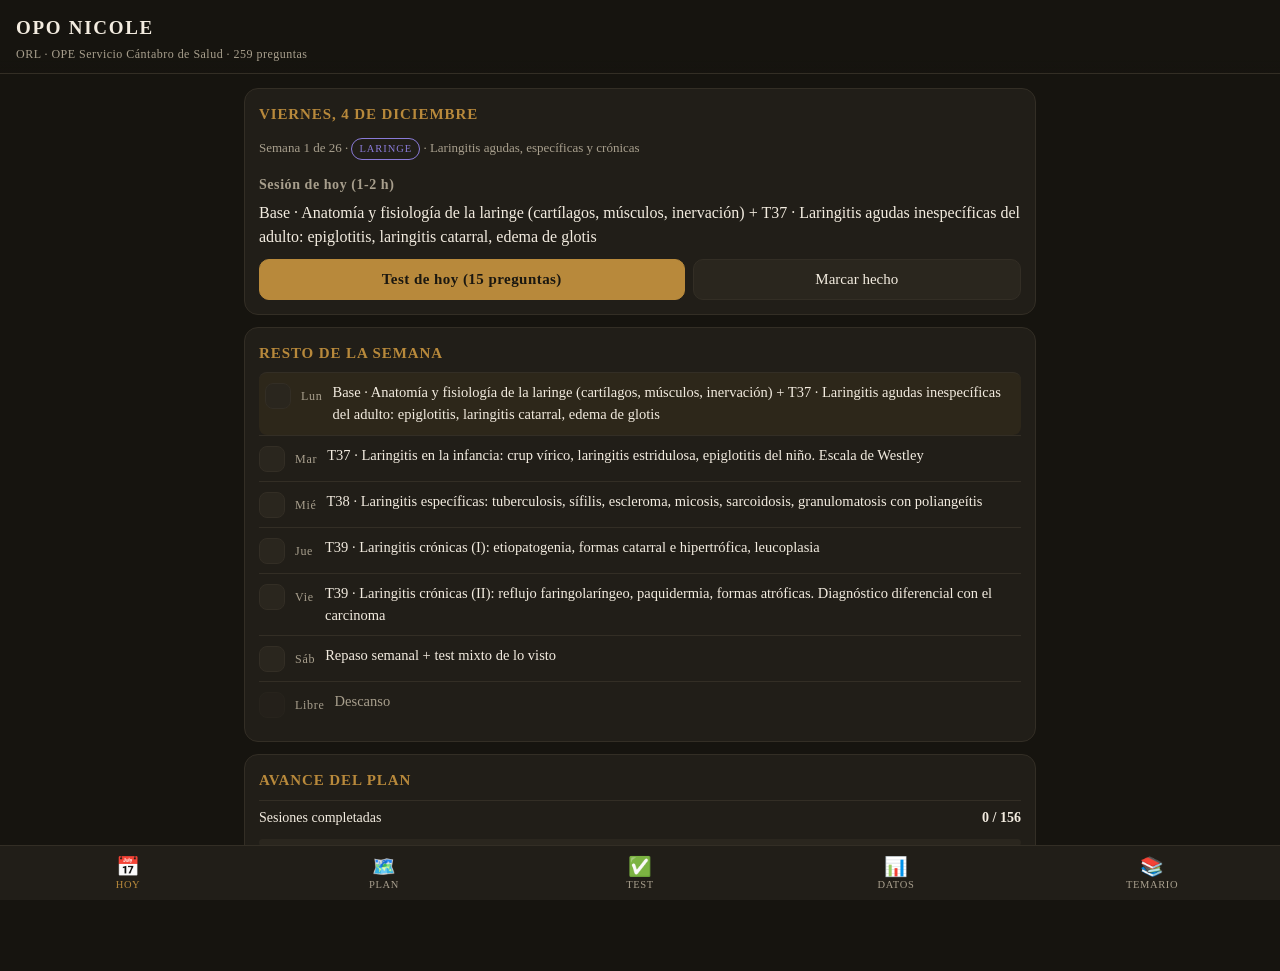
<file: opo-nicole/index.html>
<!DOCTYPE html>
<html lang="es">
<head>
<meta charset="utf-8">
<meta name="viewport" content="width=device-width, initial-scale=1, viewport-fit=cover">
<meta name="robots" content="noindex, nofollow">
<title>OPO NICOLE · ORL</title>
<meta name="theme-color" content="#16140f">
<meta name="apple-mobile-web-app-capable" content="yes">
<meta name="apple-mobile-web-app-status-bar-style" content="black-translucent">
<meta name="apple-mobile-web-app-title" content="OPO NICOLE">
<style>
:root{
  --bg:#16140f; --panel:#211e18; --panel2:#2a261e; --ink:#f3ece0; --muted:#a89f8d;
  --line:#332e25; --red:#c0392b; --green:#2e8b57; --gold:#b8893b; --blue:#4a7ba8;
  --oto:#b8893b; --lar:#8a7bd8; --rino:#4a9e8f; --far:#c0725b; --gen:#7d8a99;
}
*{box-sizing:border-box;-webkit-tap-highlight-color:transparent}
body{margin:0;background:var(--bg);color:var(--ink);
  font-family:"Iowan Old Style","Palatino Linotype",Palatino,Georgia,serif;
  font-size:16px;line-height:1.5;padding-bottom:78px}
header{position:sticky;top:0;z-index:20;background:linear-gradient(180deg,#16140f 82%,rgba(22,20,15,0));
  padding:14px 16px 10px;border-bottom:1px solid var(--line)}
header h1{margin:0;font-size:19px;letter-spacing:.09em;text-transform:uppercase}
header p{margin:2px 0 0;font-size:12px;color:var(--muted);letter-spacing:.04em}
main{padding:14px 14px 20px;max-width:820px;margin:0 auto}
.card{background:var(--panel);border:1px solid var(--line);border-radius:14px;padding:14px;margin:0 0 12px}
.card h2{margin:0 0 8px;font-size:15px;letter-spacing:.06em;text-transform:uppercase;color:var(--gold)}
.card h3{margin:14px 0 6px;font-size:14px;color:var(--muted);letter-spacing:.04em}
.muted{color:var(--muted);font-size:13px}
.tag{display:inline-block;font-size:10.5px;letter-spacing:.09em;text-transform:uppercase;
  padding:2px 7px;border-radius:99px;border:1px solid var(--line);color:var(--muted);vertical-align:middle}
.tag.OTO{color:var(--oto);border-color:var(--oto)} .tag.LAR{color:var(--lar);border-color:var(--lar)}
.tag.RINO{color:var(--rino);border-color:var(--rino)} .tag.FAR{color:var(--far);border-color:var(--far)}
.tag.GEN{color:var(--gen);border-color:var(--gen)} .tag.REP{color:var(--gold);border-color:var(--gold)}
button{font-family:inherit;font-size:15px;color:var(--ink);background:var(--panel2);
  border:1px solid var(--line);border-radius:10px;padding:11px 14px;cursor:pointer}
button:active{transform:scale(.985)}
.btn-main{background:var(--gold);color:#1a1710;border-color:var(--gold);font-weight:700;letter-spacing:.03em}
.btn-row{display:flex;gap:8px;flex-wrap:wrap;margin-top:10px}
.btn-row button{flex:1 1 auto;min-width:120px}
.grid{display:grid;grid-template-columns:repeat(auto-fill,minmax(150px,1fr));gap:8px}
.day{display:flex;gap:10px;align-items:flex-start;padding:9px 0;border-top:1px solid var(--line)}
.day:first-child{border-top:0}
.day .chk{flex:0 0 26px;height:26px;border-radius:8px;border:1px solid var(--line);
  background:var(--panel2);display:flex;align-items:center;justify-content:center;font-size:14px;cursor:pointer;margin-top:1px}
.day .chk.on{background:var(--green);border-color:var(--green);color:#fff}
.day .dd{flex:0 0 20px;color:var(--muted);font-size:12px;letter-spacing:.06em;margin-top:5px}
.day .tx{flex:1;font-size:14.5px}
.day.today{background:rgba(184,137,59,.08);border-radius:8px;padding-left:6px;padding-right:6px}
.wk{border:1px solid var(--line);border-radius:12px;margin-bottom:8px;background:var(--panel);overflow:hidden}
.wk > .hd{display:flex;align-items:center;gap:9px;padding:11px 12px;cursor:pointer}
.wk > .hd .n{font-size:12px;color:var(--muted);letter-spacing:.06em;flex:0 0 auto}
.wk > .hd .t{flex:1;font-size:14.5px}
.wk > .bd{padding:0 12px 10px;display:none}
.wk.open > .bd{display:block}
.bar{height:7px;border-radius:99px;background:var(--panel2);overflow:hidden;margin-top:5px}
.bar > i{display:block;height:100%;background:var(--gold)}
.opt{display:block;width:100%;text-align:left;margin:7px 0;padding:11px 12px;font-size:15px;line-height:1.4}
.opt.ok{background:rgba(46,139,87,.22);border-color:var(--green)}
.opt.ko{background:rgba(192,57,43,.22);border-color:var(--red)}
.opt b{color:var(--gold);margin-right:6px}
.expl{margin-top:10px;padding:11px 12px;border-left:3px solid var(--gold);background:var(--panel2);
  border-radius:0 10px 10px 0;font-size:14px}
nav{position:fixed;bottom:0;left:0;right:0;z-index:30;display:flex;background:var(--panel);
  border-top:1px solid var(--line);padding-bottom:env(safe-area-inset-bottom)}
nav button{flex:1;border:0;border-radius:0;background:none;padding:9px 2px 10px;font-size:10.5px;
  letter-spacing:.06em;text-transform:uppercase;color:var(--muted)}
nav button .ic{display:block;font-size:19px;margin-bottom:1px}
nav button.on{color:var(--gold)}
select,input[type=date]{font-family:inherit;font-size:15px;color:var(--ink);background:var(--panel2);
  border:1px solid var(--line);border-radius:10px;padding:10px;width:100%}
table{width:100%;border-collapse:collapse;font-size:13.5px}
td{padding:5px 0;border-top:1px solid var(--line);vertical-align:middle}
td:first-child{width:52px;color:var(--muted);font-size:12px}
td:last-child{width:64px;text-align:right;color:var(--muted);font-size:12px}
.warn{font-size:12.5px;color:var(--muted);border:1px dashed var(--line);border-radius:10px;padding:10px;margin-top:10px}
.big{font-size:30px;letter-spacing:.02em}
.kv{display:flex;justify-content:space-between;gap:10px;padding:6px 0;border-top:1px solid var(--line);font-size:14px}
.kv:first-child{border-top:0}
.prog{position:sticky;top:0;background:var(--panel);border:1px solid var(--line);border-radius:12px;
  padding:9px 12px;margin-bottom:10px;font-size:13px;color:var(--muted);z-index:5}
</style>
</head>
<body>
<header>
  <h1>OPO Nicole</h1>
  <p id="sub">Otorrinolaringología · OPE Servicio Cántabro de Salud</p>
</header>
<main id="app"></main>
<nav>
  <button data-v="hoy" class="on"><span class="ic">📅</span>Hoy</button>
  <button data-v="plan"><span class="ic">🗺️</span>Plan</button>
  <button data-v="test"><span class="ic">✅</span>Test</button>
  <button data-v="stats"><span class="ic">📊</span>Datos</button>
  <button data-v="temario"><span class="ic">📚</span>Temario</button>
</nav>
<script src="data.js"></script>
<script>
(function(){
"use strict";
var D = window.ORL, KEY = "oponicole.orl.v1";
var BN = {OTO:"Otología", LAR:"Laringe", RINO:"Rinología", FAR:"Faringe", GEN:"Parte general", REP:"Repaso"};
var DN = {L:"Lun", M:"Mar", X:"Mié", J:"Jue", V:"Vie", S:"Sáb"};
var TT = {}; D.temario.forEach(function(t){ TT[t.id] = t; });

/* ---------- estado ---------- */
var S;
function load(){
  try { S = JSON.parse(localStorage.getItem(KEY)) || null; } catch(e){ S = null; }
  if(!S) S = {};
  if(!S.start) S.start = iso(today());
  if(!S.done) S.done = {};
  if(!S.qs) S.qs = {};
  if(!S.hist) S.hist = [];
}
function save(){ try { localStorage.setItem(KEY, JSON.stringify(S)); } catch(e){} }
function mondayOf(d){
  var x = new Date(d.getFullYear(), d.getMonth(), d.getDate());
  var w = (x.getDay() + 6) % 7;
  x.setDate(x.getDate() - w);
  return iso(x);
}
function iso(d){
  return d.getFullYear() + "-" + String(d.getMonth()+1).padStart(2,"0") + "-" + String(d.getDate()).padStart(2,"0");
}
function parseISO(s){ var p = s.split("-"); return new Date(+p[0], +p[1]-1, +p[2]); }
function today(){ var n = new Date(); return new Date(n.getFullYear(), n.getMonth(), n.getDate()); }
function pos(){
  var diff = Math.floor((today() - parseISO(S.start)) / 86400000);
  if(diff < 0) return {w:0, dow:-1, pre:true};
  var w = Math.floor(diff/7), dow = diff % 7;
  return {w:w, dow:dow, pre:false};
}
function dateOf(w, di){
  var d = parseISO(S.start); d.setDate(d.getDate() + w*7 + di);
  return d;
}
function fdate(d){
  return d.toLocaleDateString("es-ES", {weekday:"long", day:"numeric", month:"long"});
}

/* ---------- preguntas ---------- */
function qsFor(tags){
  if(!tags || !tags.length) return D.q.slice();
  var set = {};
  tags.forEach(function(t){ set[t] = 1; });
  if(set.ALL) return D.q.slice();
  if(set.OPE22) return D.q.filter(function(q){ return q.s === "ope22"; })
                          .sort(function(a,b){ return a.n - b.n; });
  return D.q.filter(function(q){ return set[q.t] || set[q.b]; });
}
function shuffle(a){
  a = a.slice();
  for(var i=a.length-1;i>0;i--){ var j = Math.floor(Math.random()*(i+1)); var t=a[i]; a[i]=a[j]; a[j]=t; }
  return a;
}
function stat(id){ return S.qs[id] || {ok:0, ko:0}; }
function falladas(){
  return D.q.filter(function(q){ var s = stat(q.id); return s.ko > 0 && s.ko >= s.ok; });
}

/* ---------- render helpers ---------- */
var app = document.getElementById("app"), view = "hoy";
function h(s){ return String(s).replace(/[&<>"]/g, function(c){
  return {"&":"&amp;","<":"&lt;",">":"&gt;","\"":"&quot;"}[c]; }); }
function el(html){ var d = document.createElement("div"); d.innerHTML = html; return d.firstElementChild; }

document.querySelectorAll("nav button").forEach(function(b){
  b.onclick = function(){
    document.querySelectorAll("nav button").forEach(function(x){ x.classList.remove("on"); });
    b.classList.add("on"); view = b.dataset.v; test = null; render();
  };
});

/* ---------- vista HOY ---------- */
function vHoy(){
  var p = pos(), out = "";
  if(p.pre){
    out += '<div class="card"><h2>Aún no ha empezado</h2><p class="muted">El plan arranca el ' +
      h(fdate(parseISO(S.start))) + '. Puedes cambiar la fecha de inicio en Datos.</p></div>';
    app.innerHTML = out; return;
  }
  if(p.w >= D.plan.length){
    out += '<div class="card"><h2>Plan completado</h2><p class="muted">Has recorrido las 26 semanas. ' +
      'Sigue con simulacros y repaso de falladas.</p>' +
      '<div class="btn-row"><button class="btn-main" data-go="fall">Repasar falladas</button>' +
      '<button data-go="sim">Simulacro aleatorio</button></div></div>';
    app.innerHTML = out; bindGo(); return;
  }
  var wk = D.plan[p.w];
  if(p.dow === 6){
    out += '<div class="card"><h2>Día libre · descanso</h2>' +
      '<p class="muted">Día libre por diseño del plan. Si quieres algo ligero, 10 preguntas de repaso y nada más.</p>' +
      '<div class="btn-row"><button data-go="fall">Repaso de falladas</button></div></div>';
  } else {
    var dd = wk.d[p.dow], key = p.w + "-" + p.dow, done = !!S.done[key];
    out += '<div class="card"><h2>' + h(fdate(today())) + '</h2>' +
      '<p class="muted">Semana ' + wk.n + ' de 26 · <span class="tag ' + wk.b + '">' + h(BN[wk.b]) + '</span> · ' + h(wk.tit) + '</p>' +
      '<h3>Sesión de hoy (1-2 h)</h3><p style="font-size:16px;margin:0 0 4px">' + h(dd.t) + '</p>' +
      '<div class="btn-row">' +
      '<button class="btn-main" data-go="dtest" data-tags="' + h(dd.q.join(",")) + '">Test de hoy (15 preguntas)</button>' +
      '<button data-done="' + key + '">' + (done ? "✓ Hecho" : "Marcar hecho") + '</button></div></div>';
    out += '<div class="card"><h2>Resto de la semana</h2>';
    wk.d.forEach(function(x, i){
      var k = p.w + "-" + i;
      out += '<div class="day' + (i === p.dow ? " today" : "") + '">' +
        '<div class="chk' + (S.done[k] ? " on" : "") + '" data-done="' + k + '">' + (S.done[k] ? "✓" : "") + '</div>' +
        '<div class="dd">' + DN[x.x] + '</div><div class="tx">' + h(x.t) + '</div></div>';
    });
    out += '<div class="day"><div class="chk" style="opacity:.35"></div><div class="dd">Libre</div>' +
      '<div class="tx muted">Descanso</div></div></div>';
  }
  var tot = 0, dn = 0;
  D.plan.forEach(function(w, wi){ w.d.forEach(function(x, i){ tot++; if(S.done[wi + "-" + i]) dn++; }); });
  out += '<div class="card"><h2>Avance del plan</h2>' +
    '<div class="kv"><span>Sesiones completadas</span><b>' + dn + " / " + tot + '</b></div>' +
    '<div class="bar"><i style="width:' + (tot ? (dn*100/tot).toFixed(1) : 0) + '%"></i></div></div>';
  app.innerHTML = out;
  bindDone(); bindGo();
}
function bindDone(){
  app.querySelectorAll("[data-done]").forEach(function(b){
    b.onclick = function(){
      var k = b.dataset.done;
      if(S.done[k]) delete S.done[k]; else S.done[k] = 1;
      save(); render();
    };
  });
}
function bindGo(){
  app.querySelectorAll("[data-go]").forEach(function(b){
    b.onclick = function(){
      var g = b.dataset.go;
      if(g === "fall"){ startTest(shuffle(falladas()).slice(0,20), "Repaso de falladas"); }
      else if(g === "sim"){ startTest(simAleatorio(), "Simulacro aleatorio (110)"); }
      else if(g === "dtest"){
        var tags = b.dataset.tags.split(",");
        startTest(shuffle(qsFor(tags)).slice(0,15), "Test de la sesión");
      }
    };
  });
}

/* ---------- vista PLAN ---------- */
function vPlan(){
  var p = pos(), out = "";
  out += '<div class="card"><h2>Plan de 26 semanas</h2><p class="muted">' +
    'Seis días de estudio y uno libre por semana. Laringe y rinología abren por revisión más reciente; ' +
    'la otología va justo después, con el mismo nivel de exigencia — es el bloque que más se pregunta (45 %) y no un simple repaso — ' +
    'faringe cierra las específicas y la parte general queda para el final.</p>' +
    '<div class="kv"><span>Laringe · 27 % del examen</span><b>Semanas 1-6</b></div>' +
    '<div class="kv"><span>Rinología · 20 %</span><b>Semanas 7-10</b></div>' +
    '<div class="kv"><span>Otología · 45 %</span><b>Semanas 11-19</b></div>' +
    '<div class="kv"><span>Faringe · 7 %</span><b>Semanas 20-21</b></div>' +
    '<div class="kv"><span>Parte general · 15 preguntas</span><b>Semanas 22-24</b></div>' +
    '<div class="kv"><span>Repaso y simulacros</span><b>Semanas 25-26</b></div></div>';
  D.plan.forEach(function(w, wi){
    var dn = 0; w.d.forEach(function(x, i){ if(S.done[wi + "-" + i]) dn++; });
    var open = (wi === p.w);
    out += '<div class="wk' + (open ? " open" : "") + '" data-wk="' + wi + '">' +
      '<div class="hd"><span class="n">S' + w.n + '</span><span class="t">' + h(w.tit) + '</span>' +
      '<span class="tag ' + w.b + '">' + h(BN[w.b]) + '</span><span class="n">' + dn + '/6</span></div>' +
      '<div class="bd">' +
      '<p class="muted" style="margin:2px 0 8px">Del ' + h(fdate(dateOf(wi,0))) + ' al ' + h(fdate(dateOf(wi,5))) + '</p>';
    w.d.forEach(function(x, i){
      var k = wi + "-" + i;
      out += '<div class="day"><div class="chk' + (S.done[k] ? " on" : "") + '" data-done="' + k + '">' +
        (S.done[k] ? "✓" : "") + '</div><div class="dd">' + DN[x.x] + '</div>' +
        '<div class="tx">' + h(x.t) +
        '<div class="btn-row"><button data-go="dtest" data-tags="' + h(x.q.join(",")) +
        '" style="font-size:12.5px;padding:6px 10px;min-width:0">Test de este día</button></div></div></div>';
    });
    out += '</div></div>';
  });
  app.innerHTML = out;
  app.querySelectorAll(".wk > .hd").forEach(function(hd){
    hd.onclick = function(){ hd.parentNode.classList.toggle("open"); };
  });
  bindDone(); bindGo();
}

/* ---------- vista TEMARIO ---------- */
function vTemario(){
  var out = '<div class="card"><h2>Temario oficial</h2>' +
    '<p class="muted">Anexo I de la Orden SAN/62/2022 (BOC nº 7, 11-I-2023), categoría FEA de Otorrinolaringología. ' +
    'El número entre paréntesis son las preguntas disponibles de cada tema en esta app.</p></div>';
  ["GEN","OTO","RINO","FAR","LAR"].forEach(function(b){
    out += '<div class="card"><h2>' + h(BN[b]) + '</h2>';
    D.temario.filter(function(t){ return t.b === b; }).forEach(function(t){
      var n = D.q.filter(function(q){ return q.t === t.id; }).length;
      var ofi = D.q.filter(function(q){ return q.t === t.id && q.s === "ope22"; }).length;
      out += '<div class="day"><div class="dd" style="flex:0 0 40px">' + h(t.id) + '</div>' +
        '<div class="tx">' + h(t.t) +
        '<div class="muted" style="font-size:12px">' + n + ' preguntas · ' + ofi + ' del examen de 2022' +
        '</div><div class="btn-row"><button data-go="dtest" data-tags="' + h(t.id) +
        '" style="font-size:12.5px;padding:6px 10px;min-width:0">Test del tema</button></div></div></div>';
    });
    out += '</div>';
  });
  app.innerHTML = out; bindGo();
}

/* ---------- vista TEST ---------- */
function simAleatorio(){
  var cupo = {OTO:43, LAR:26, RINO:19, GEN:15, FAR:7}, res = [];
  Object.keys(cupo).forEach(function(b){
    res = res.concat(shuffle(D.q.filter(function(q){ return q.b === b; })).slice(0, cupo[b]));
  });
  return shuffle(res);
}
function vTestMenu(){
  var f = falladas().length;
  var out = '<div class="card"><h2>Practicar</h2>' +
    '<p class="muted">' + D.q.length + ' preguntas: 110 del examen oficial de 2022 y ' +
    (D.q.length - 110) + ' propias para cubrir los temas que no cayeron.</p>' +
    '<h3>Por bloque</h3><div class="grid">';
  ["OTO","LAR","RINO","FAR","GEN"].forEach(function(b){
    out += '<button data-t="' + b + '">' + h(BN[b]) + ' <span class="muted">(' +
      D.q.filter(function(q){ return q.b === b; }).length + ')</span></button>';
  });
  out += '</div><h3>Por tema</h3><select id="selT"><option value="">Elige un tema…</option>';
  D.temario.forEach(function(t){
    out += '<option value="' + t.id + '">' + h(t.id + " · " + t.t.slice(0,60)) + '</option>';
  });
  out += '</select><div class="btn-row"><button id="goT">Empezar test del tema</button></div>' +
    '<h3>Simulacros</h3><div class="btn-row">' +
    '<button class="btn-main" data-t="OPE22">Examen oficial OPE 2022 (110)</button>' +
    '<button data-go="sim">Simulacro aleatorio (110)</button></div>' +
    '<h3>Repaso</h3><div class="btn-row">' +
    '<button data-go="fall">Falladas (' + f + ')</button>' +
    '<button data-t="ALL">Aleatorio de todo</button></div>' +
    '<div class="warn">Las respuestas de las 110 preguntas oficiales son una clave propuesta, no la plantilla ' +
    'oficial (el BOC no la publicó junto al cuadernillo). Cinco preguntas están marcadas como discutibles.</div>' +
    '</div>';
  app.innerHTML = out;
  app.querySelectorAll("[data-t]").forEach(function(b){
    b.onclick = function(){
      var t = b.dataset.t;
      if(t === "OPE22") startTest(qsFor(["OPE22"]), "Examen oficial OPE 2022");
      else if(t === "ALL") startTest(shuffle(D.q).slice(0,40), "Test aleatorio");
      else startTest(shuffle(qsFor([t])).slice(0,30), BN[t]);
    };
  });
  document.getElementById("goT").onclick = function(){
    var v = document.getElementById("selT").value;
    if(v) startTest(shuffle(qsFor([v])), TT[v] ? (v + " · " + TT[v].t) : v);
  };
  bindGo();
}

var test = null;
function startTest(list, name){
  if(!list.length){ alert("No hay preguntas para esa selección."); return; }
  test = {l:list, i:0, ok:0, ko:0, name:name, ans:null, wrong:[]};
  view = "test"; render();
}
function vTest(){
  var t = test, q = t.l[t.i];
  var out = '<div class="prog">' + h(t.name) + ' · ' + (t.i+1) + " / " + t.l.length +
    ' · <span style="color:var(--green)">' + t.ok + '</span> / <span style="color:var(--red)">' + t.ko + '</span>' +
    '<div class="bar"><i style="width:' + ((t.i)*100/t.l.length).toFixed(1) + '%"></i></div></div>';
  out += '<div class="card"><p class="muted" style="margin:0 0 6px">' +
    '<span class="tag ' + q.b + '">' + h(q.t) + '</span> ' +
    (q.s === "ope22" ? '<span class="tag">OPE 2022 · nº ' + q.n + '</span>' : '<span class="tag">Propia</span>') +
    (q.d ? ' <span class="tag" style="color:var(--red);border-color:var(--red)">Discutible</span>' : '') + '</p>' +
    '<p style="font-size:16.5px;margin:0 0 10px">' + h(q.q) + '</p><div id="opts">';
  ["A","B","C","D"].forEach(function(L, i){
    out += '<button class="opt" data-o="' + L + '"><b>' + L + '</b>' + h(q.o[i]) + '</button>';
  });
  out += '</div><div id="fb"></div></div>';
  app.innerHTML = out;
  app.querySelectorAll(".opt").forEach(function(b){
    b.onclick = function(){ answer(b.dataset.o); };
  });
}
function answer(L){
  var t = test, q = t.l[t.i], good = (L === q.r);
  var st = S.qs[q.id] || {ok:0, ko:0};
  if(good){ t.ok++; st.ok++; } else { t.ko++; st.ko++; t.wrong.push(q); }
  st.last = Date.now(); S.qs[q.id] = st; save();
  app.querySelectorAll(".opt").forEach(function(b){
    b.disabled = true;
    if(b.dataset.o === q.r) b.classList.add("ok");
    else if(b.dataset.o === L) b.classList.add("ko");
  });
  var fb = document.getElementById("fb");
  fb.innerHTML = '<div class="expl"><b style="color:' + (good ? "var(--green)" : "var(--red)") + '">' +
    (good ? "Correcta" : "Incorrecta · la respuesta es " + q.r) + '.</b> ' + h(q.e) +
    (q.d ? ' <i style="color:var(--muted)">(pregunta con respuesta discutible: contrástala en el manual)</i>' : '') +
    '</div><div class="btn-row"><button class="btn-main" id="next">' +
    (t.i + 1 < t.l.length ? "Siguiente" : "Ver resultado") + '</button>' +
    '<button id="quit">Salir</button></div>';
  document.getElementById("next").onclick = function(){
    t.i++;
    if(t.i >= t.l.length) endTest(); else { render(); window.scrollTo(0,0); }
  };
  document.getElementById("quit").onclick = function(){ test = null; view = "test"; render(); };
  fb.scrollIntoView({behavior:"smooth", block:"nearest"});
}
function endTest(){
  var t = test, pct = Math.round(t.ok*100/t.l.length);
  S.hist.unshift({ts:Date.now(), n:t.name, ok:t.ok, tot:t.l.length});
  S.hist = S.hist.slice(0,40); save();
  var out = '<div class="card"><h2>Resultado</h2>' +
    '<p class="big" style="margin:4px 0">' + t.ok + " / " + t.l.length + ' <span class="muted" style="font-size:16px">(' + pct + '%)</span></p>' +
    '<div class="bar"><i style="width:' + pct + '%;background:' + (pct >= 50 ? "var(--green)" : "var(--red)") + '"></i></div>' +
    '<p class="muted" style="margin-top:10px">' + h(t.name) + '</p>' +
    '<div class="btn-row"><button class="btn-main" id="rep">Repasar los ' + t.wrong.length + ' fallos</button>' +
    '<button id="back">Volver</button></div></div>';
  if(t.wrong.length){
    out += '<div class="card"><h2>Fallos</h2>';
    t.wrong.forEach(function(q){
      out += '<div class="day"><div class="dd" style="flex:0 0 42px">' + h(q.t) + '</div><div class="tx">' +
        h(q.q) + '<div class="expl">Respuesta ' + q.r + '. ' + h(q.e) + '</div></div></div>';
    });
    out += '</div>';
  }
  app.innerHTML = out;
  document.getElementById("back").onclick = function(){ test = null; view = "test"; render(); };
  document.getElementById("rep").onclick = function(){
    if(t.wrong.length) startTest(shuffle(t.wrong), "Repaso de fallos");
    else { test = null; view = "test"; render(); }
  };
  test = null;
  window.scrollTo(0,0);
}

/* ---------- vista STATS ---------- */
function accum(sel){
  var ok = 0, ko = 0, vistas = 0;
  D.q.filter(sel).forEach(function(q){
    var s = stat(q.id); ok += s.ok; ko += s.ko; if(s.ok || s.ko) vistas++;
  });
  return {ok:ok, ko:ko, v:vistas, t:D.q.filter(sel).length};
}
function vStats(){
  var g = accum(function(){ return true; });
  var out = '<div class="card"><h2>Rendimiento global</h2>' +
    '<p class="big" style="margin:4px 0">' + (g.ok + g.ko ? Math.round(g.ok*100/(g.ok+g.ko)) : 0) + '%</p>' +
    '<div class="kv"><span>Respuestas acertadas</span><b>' + g.ok + '</b></div>' +
    '<div class="kv"><span>Respuestas falladas</span><b>' + g.ko + '</b></div>' +
    '<div class="kv"><span>Preguntas ya vistas</span><b>' + g.v + " / " + g.t + '</b></div>' +
    '<div class="kv"><span>Pendientes de repaso</span><b>' + falladas().length + '</b></div></div>';

  out += '<div class="card"><h2>Por bloque</h2><table>';
  ["OTO","LAR","RINO","FAR","GEN"].forEach(function(b){
    var a = accum(function(q){ return q.b === b; }), p = a.ok+a.ko ? Math.round(a.ok*100/(a.ok+a.ko)) : 0;
    out += '<tr><td>' + h(BN[b]) + '</td><td><div class="bar"><i style="width:' + p +
      '%;background:' + (p >= 60 ? "var(--green)" : p >= 40 ? "var(--gold)" : "var(--red)") + '"></i></div></td>' +
      '<td>' + (a.ok+a.ko ? p + "%" : "—") + '</td></tr>';
  });
  out += '</table></div>';

  out += '<div class="card"><h2>Por tema</h2><table>';
  D.temario.forEach(function(t){
    var a = accum(function(q){ return q.t === t.id; });
    if(!(a.ok + a.ko)) return;
    var p = Math.round(a.ok*100/(a.ok+a.ko));
    out += '<tr><td>' + h(t.id) + '</td><td><div class="bar"><i style="width:' + p +
      '%;background:' + (p >= 60 ? "var(--green)" : p >= 40 ? "var(--gold)" : "var(--red)") + '"></i></div></td>' +
      '<td>' + p + '%</td></tr>';
  });
  out += '</table><p class="muted" style="margin-top:8px">Solo aparecen los temas que ya has practicado.</p></div>';

  if(S.hist.length){
    out += '<div class="card"><h2>Últimos tests</h2>';
    S.hist.slice(0,12).forEach(function(x){
      out += '<div class="kv"><span>' + new Date(x.ts).toLocaleDateString("es-ES") + ' · ' + h(x.n) +
        '</span><b>' + x.ok + "/" + x.tot + '</b></div>';
    });
    out += '</div>';
  }

  out += '<div class="card"><h2>Ajustes</h2>' +
    '<h3>Fecha de inicio del plan</h3><p class="muted" style="margin-top:0">Puedes elegir cualquier día — no hace falta que sea lunes. ' +
    'Ese día será tu "día 1" (Tema 1) y a partir de ahí el plan sigue su ciclo de 6 días de estudio + 1 libre.</p>' +
    '<input type="date" id="st" value="' + S.start + '">' +
    '<div class="btn-row"><button id="setSt">Guardar fecha</button><button id="stToday">Empezar hoy</button></div>' +
    '<h3>Datos</h3><div class="btn-row"><button id="rs">Reiniciar progreso</button></div>' +
    '<div class="warn">Todo se guarda solo en este dispositivo (localStorage). ' +
    'El temario procede de la convocatoria publicada en el BOC nº 7 de 11-I-2023; si la nueva convocatoria ' +
    'cambia algún tema, habrá que ajustar el plan.</div></div>';
  app.innerHTML = out;
  document.getElementById("setSt").onclick = function(){
    var v = document.getElementById("st").value;
    if(v){ S.start = v; save(); alert("Plan recalculado desde el " + fdate(parseISO(v))); render(); }
  };
  document.getElementById("stToday").onclick = function(){
    S.start = iso(today()); save(); alert("Día 1 fijado en hoy, " + fdate(today())); render();
  };
  document.getElementById("rs").onclick = function(){
    if(confirm("¿Borrar el progreso, las estadísticas y el historial?")){
      S = {start:S.start, done:{}, qs:{}, hist:[]}; save(); render();
    }
  };
}

/* ---------- router ---------- */
function render(){
  if(test){ vTest(); return; }
  if(view === "hoy") vHoy();
  else if(view === "plan") vPlan();
  else if(view === "test") vTestMenu();
  else if(view === "stats") vStats();
  else vTemario();
  if(view !== "test") window.scrollTo(0,0);
}
load();
document.getElementById("sub").textContent =
  "ORL · OPE Servicio Cántabro de Salud · " + D.q.length + " preguntas";
render();
})();
</script>
</body>
</html>
</file>
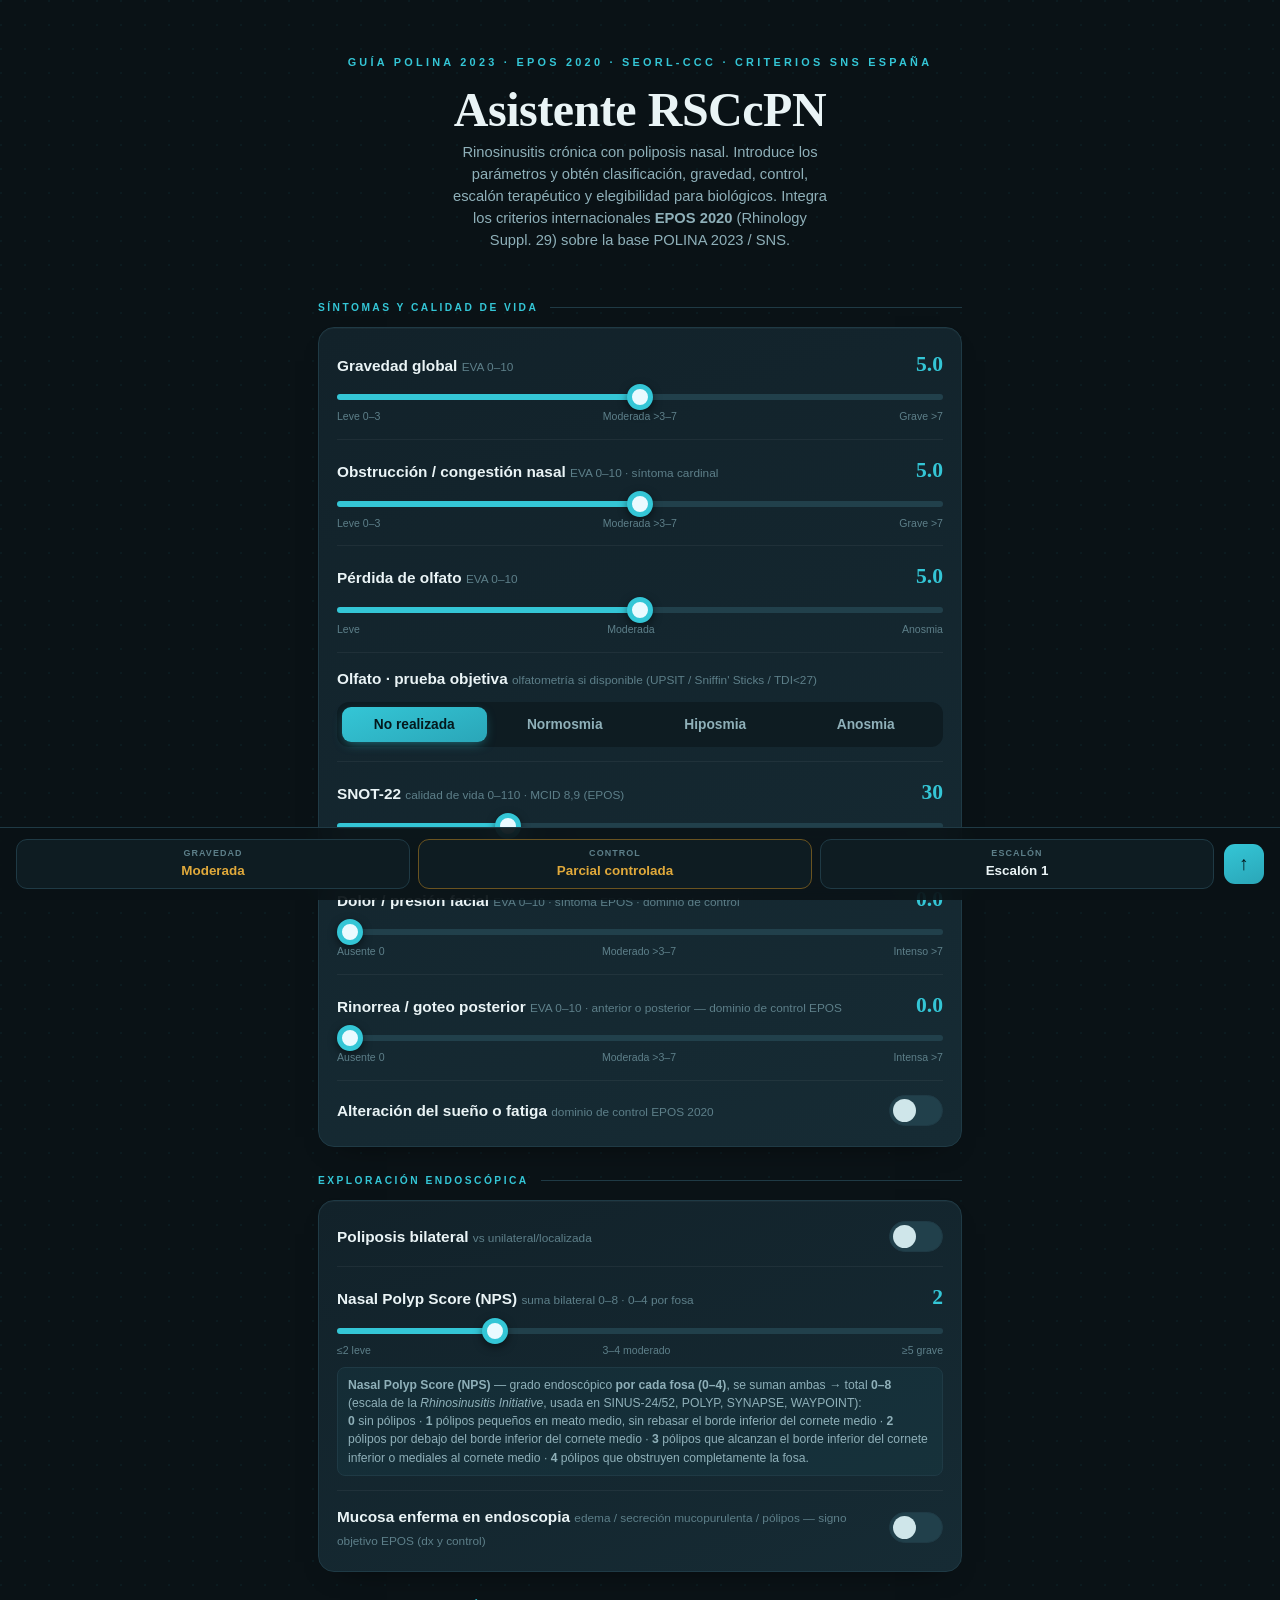
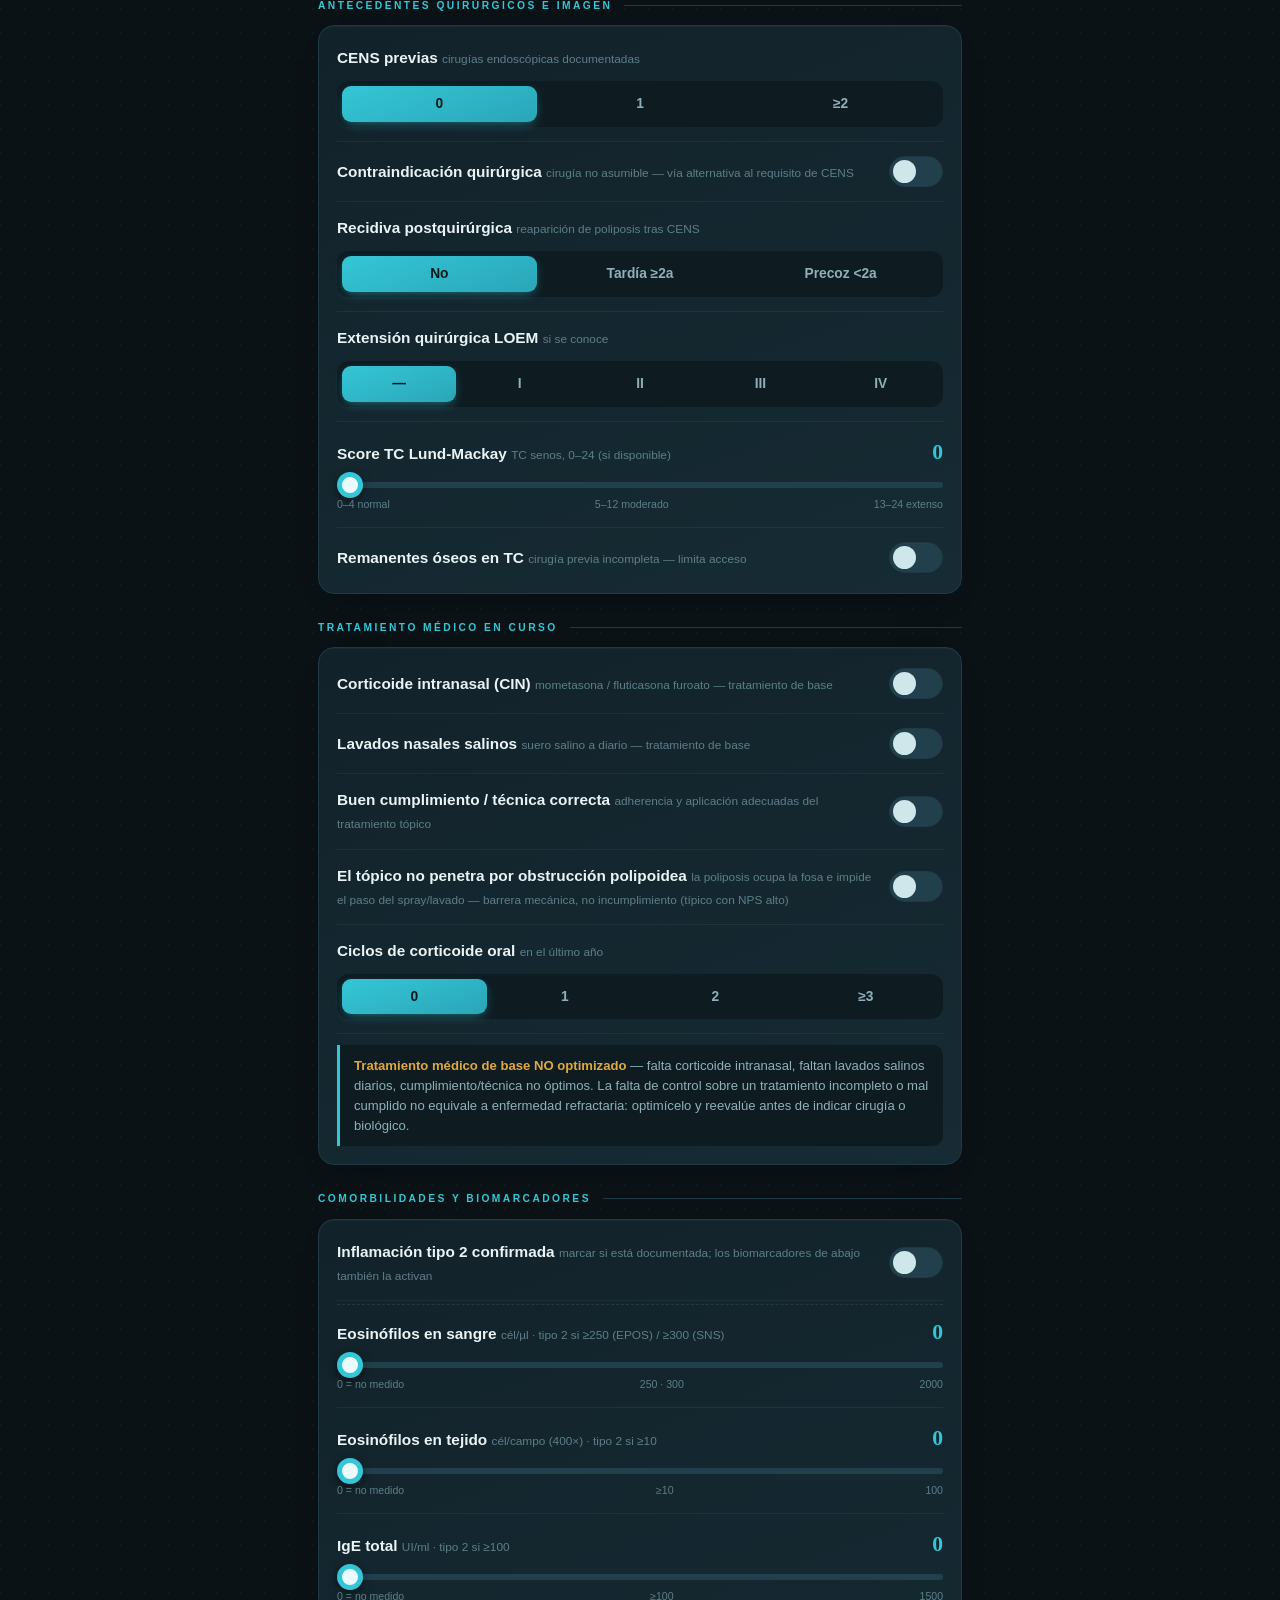
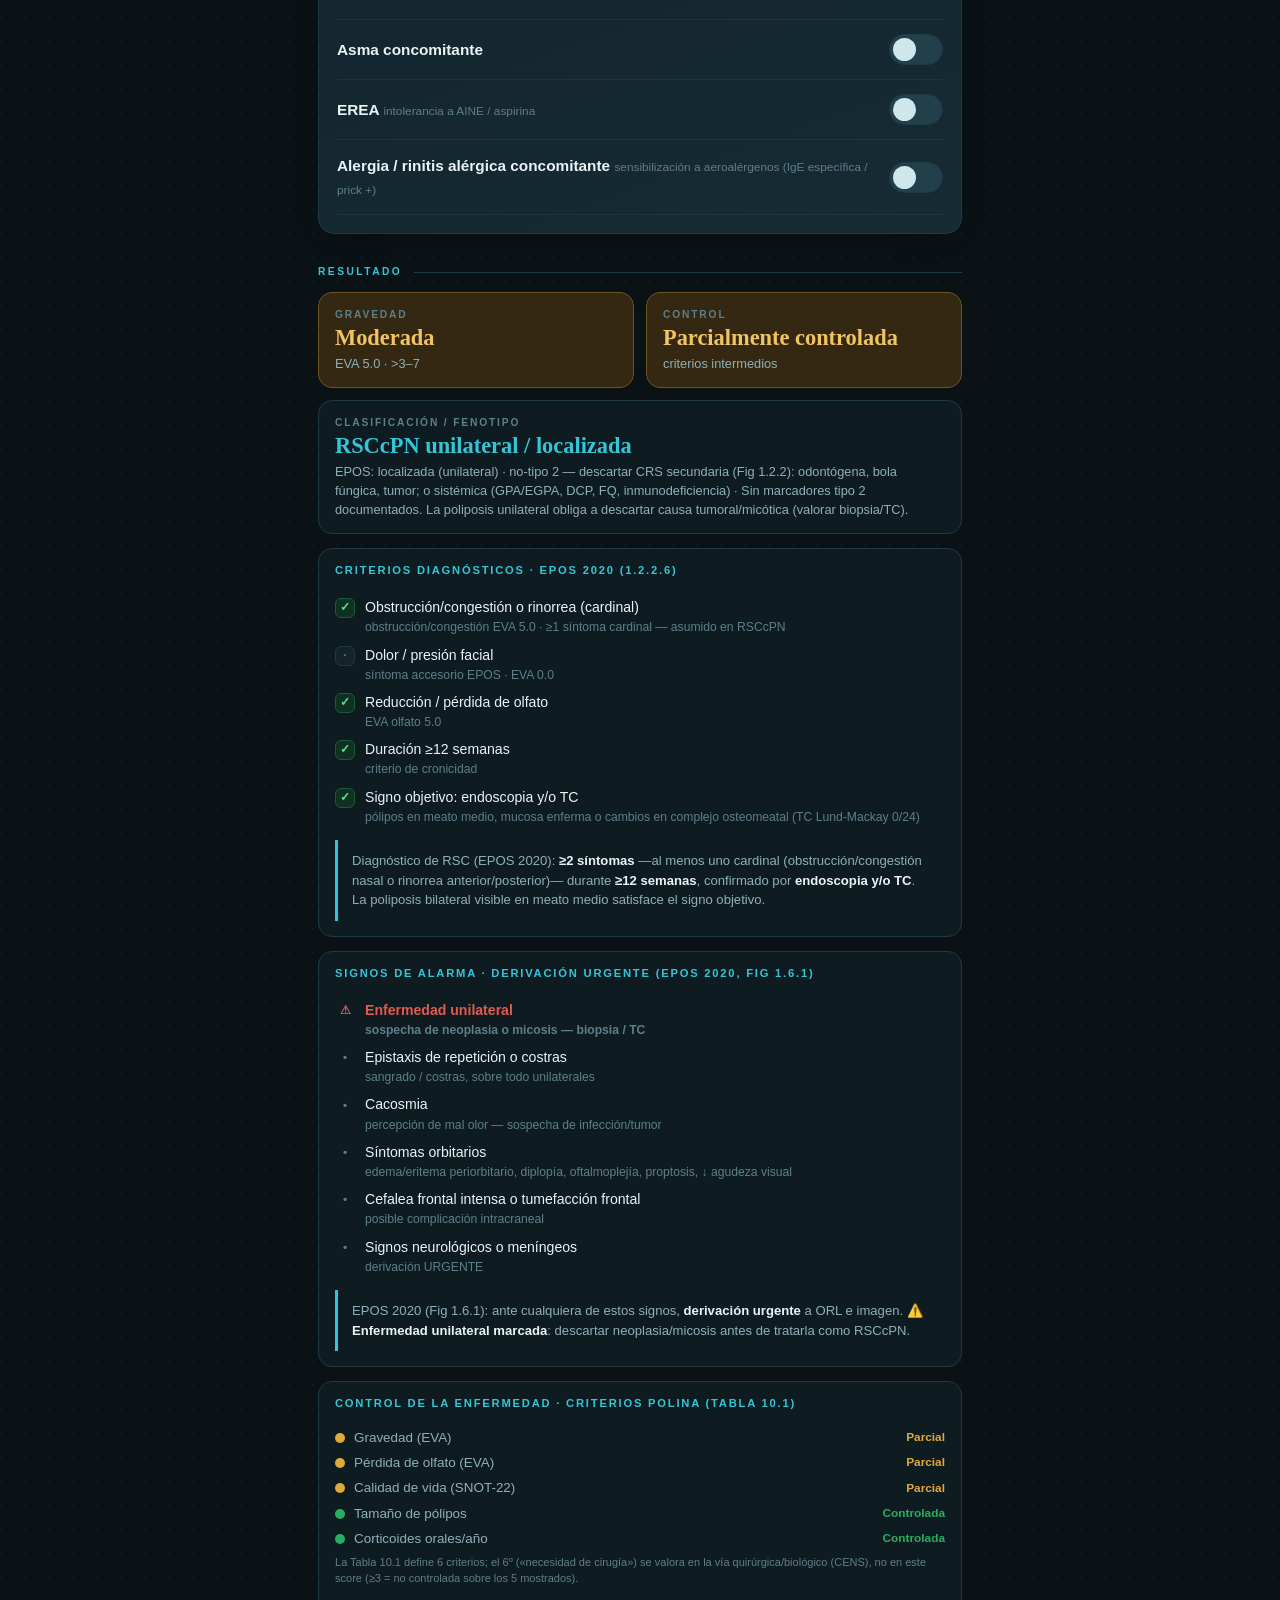
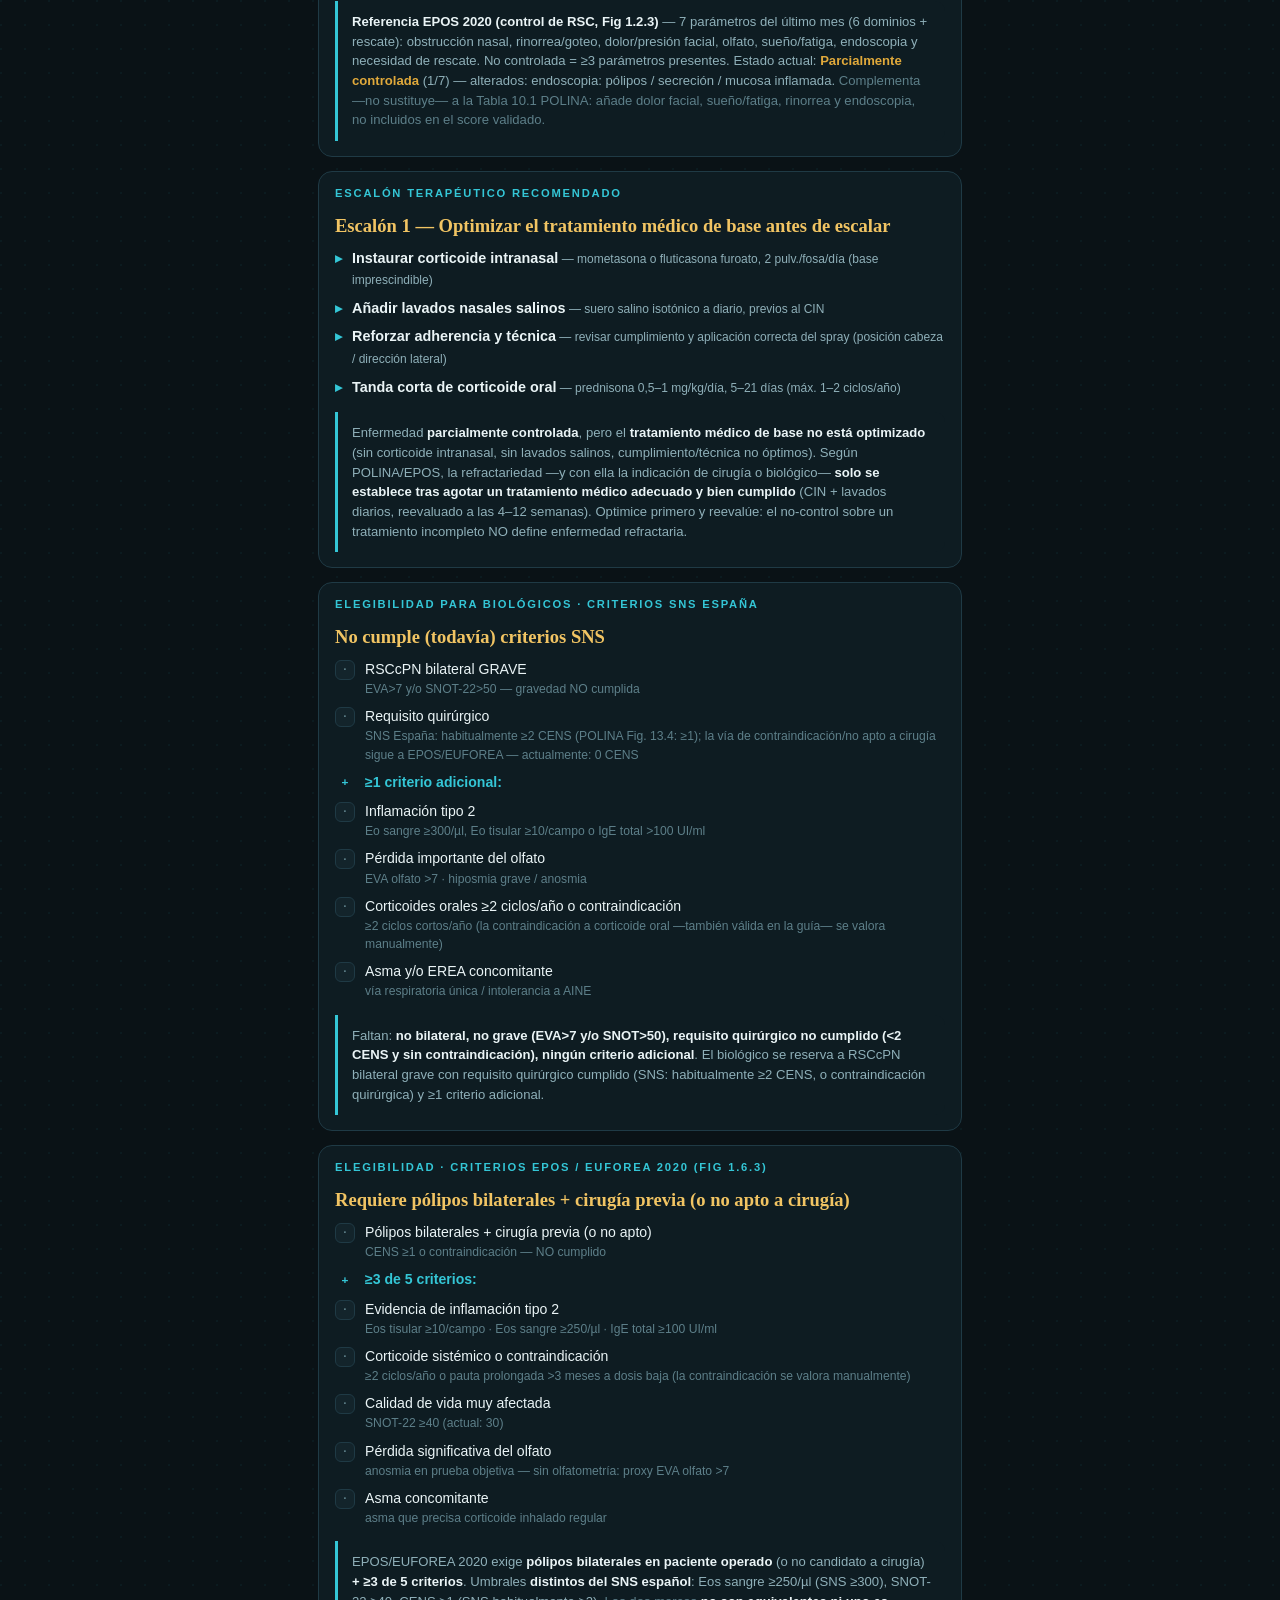
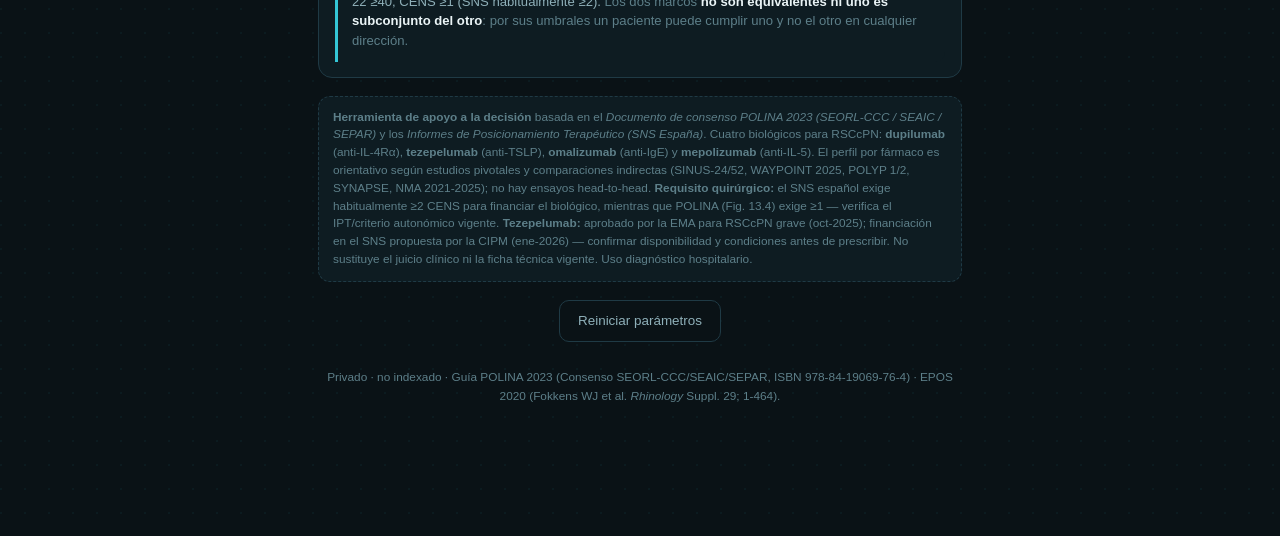
<file: polina/index.html>
<!DOCTYPE html>
<html lang="es">
<head>
<meta charset="UTF-8">
<meta name="viewport" content="width=device-width, initial-scale=1.0, viewport-fit=cover">
<meta name="robots" content="noindex, nofollow">
<meta name="theme-color" content="#0b1418">
<meta name="apple-mobile-web-app-capable" content="yes">
<meta name="apple-mobile-web-app-status-bar-style" content="black-translucent">
<title>POLINA · Asistente RSCcPN</title>
<style>
:root{
  --bg:#0a1216; --bg2:#0e1a20; --panel:#12222a; --panel2:#162b34; --line:#1f3a45;
  --ink:#eaf4f6; --muted:#8fb0b9; --faint:#5d7f89;
  --accent:#34c6d6; --accent2:#2aa6b8;
  --green:#27ae60; --greenbg:#103022;
  --amber:#e0a93b; --amberbg:#352812;
  --red:#e05a4f; --redbg:#3a1614;
  --serif:"Iowan Old Style","Palatino Linotype",Palatino,Georgia,serif;
  --sans:-apple-system,BlinkMacSystemFont,"Segoe UI",Roboto,Helvetica,Arial,sans-serif;
  --r:16px;
}
*{box-sizing:border-box;margin:0;padding:0;-webkit-tap-highlight-color:transparent}
html{scroll-behavior:smooth}
body{font-family:var(--sans);background:var(--bg);color:var(--ink);min-height:100dvh;line-height:1.5;
  background-image:radial-gradient(circle at 1px 1px,rgba(52,198,214,.05) 1px,transparent 0);background-size:24px 24px;
  padding:0 0 130px;}
.wrap{width:100%;max-width:680px;margin:0 auto;padding:0 18px}

/* Header */
header{text-align:center;padding:clamp(2.2rem,7vw,3.4rem) 0 1.4rem}
.kicker{font-size:.68rem;letter-spacing:.3em;text-transform:uppercase;color:var(--accent);font-weight:700}
h1{font-family:var(--serif);font-size:clamp(2.1rem,8vw,3rem);line-height:1.04;margin:.3em 0 .12em;font-weight:600;letter-spacing:-.01em}
.sub{color:var(--muted);font-size:.92rem;max-width:46ch;margin:0 auto}

/* Section labels */
.group{display:flex;align-items:center;gap:12px;margin:26px 0 12px;
  color:var(--accent);font-size:.64rem;letter-spacing:.24em;text-transform:uppercase;font-weight:700}
.group::after{content:"";flex:1;height:1px;background:var(--line)}

/* Cards */
.card{background:linear-gradient(160deg,var(--panel),var(--panel2));border:1px solid var(--line);
  border-radius:var(--r);padding:18px;box-shadow:0 12px 30px -22px rgba(0,0,0,.9),0 1px 0 rgba(255,255,255,.03) inset}
.field{padding:14px 0;border-bottom:1px solid rgba(255,255,255,.05)}
.field:last-child{border-bottom:0;padding-bottom:2px}
.field:first-child{padding-top:2px}
.flab{display:flex;justify-content:space-between;align-items:baseline;gap:10px;font-size:.96rem;font-weight:600}
.flab .hint{font-size:.74rem;color:var(--faint);font-weight:400;text-align:right}
.fval{font-family:var(--serif);font-size:1.35rem;font-weight:600;color:var(--accent);min-width:2.6em;text-align:right;
  font-variant-numeric:tabular-nums}
.fval small{font-size:.62em;color:var(--muted)}

/* Range sliders */
input[type=range]{-webkit-appearance:none;appearance:none;width:100%;height:6px;border-radius:6px;margin:14px 0 4px;
  background:linear-gradient(90deg,var(--accent) var(--p,0%),#21404b var(--p,0%));outline:none;cursor:pointer}
input[type=range]::-webkit-slider-thumb{-webkit-appearance:none;width:26px;height:26px;border-radius:50%;
  background:#eafaff;border:5px solid var(--accent);box-shadow:0 3px 8px rgba(0,0,0,.5);cursor:pointer;transition:transform .12s}
input[type=range]::-webkit-slider-thumb:active{transform:scale(1.15)}
input[type=range]::-moz-range-thumb{width:22px;height:22px;border-radius:50%;background:#eafaff;border:5px solid var(--accent);cursor:pointer}
.scale{display:flex;justify-content:space-between;font-size:.66rem;color:var(--faint);margin-top:2px}

/* Segmented */
.seg{display:grid;grid-auto-flow:column;grid-auto-columns:1fr;gap:6px;margin-top:12px;
  background:#0e1c22;border-radius:12px;padding:5px}
.seg button{appearance:none;border:0;background:transparent;color:var(--muted);font:inherit;font-size:.86rem;font-weight:600;
  padding:10px 6px;border-radius:9px;cursor:pointer;transition:.18s;line-height:1.15}
.seg button.on{background:linear-gradient(160deg,var(--accent),var(--accent2));color:#04181c;box-shadow:0 4px 12px -4px rgba(52,198,214,.6)}

/* Toggle */
.tog{display:flex;align-items:center;justify-content:space-between;gap:12px;cursor:pointer}
.tog .flab{flex:1}
.switch{flex:0 0 auto;width:54px;height:31px;border-radius:999px;background:#21404b;position:relative;transition:.2s;border:1px solid var(--line)}
.switch::after{content:"";position:absolute;top:3px;left:3px;width:23px;height:23px;border-radius:50%;background:#cfe6ea;transition:.2s}
.tog.on .switch{background:var(--accent)}
.tog.on .switch::after{transform:translateX(23px);background:#04181c}

/* Results */
#results{margin-top:30px}
.verdict{display:grid;grid-template-columns:1fr 1fr;gap:12px}
.vbox{border-radius:14px;padding:14px 16px;border:1px solid var(--line);background:#0e1c22}
.vbox.full{grid-column:1/-1}
.vbox .vl{font-size:.64rem;letter-spacing:.18em;text-transform:uppercase;color:var(--faint);font-weight:700;margin-bottom:4px}
.vbox .vv{font-family:var(--serif);font-size:1.4rem;font-weight:600;line-height:1.1}
.vbox .vd{font-size:.8rem;color:var(--muted);margin-top:3px}
.is-green{background:var(--greenbg);border-color:#1d5a3a}.is-green .vv{color:#5fe39a}
.is-amber{background:var(--amberbg);border-color:#6a5320}.is-amber .vv{color:#f1c463}
.is-red{background:var(--redbg);border-color:#6e2722}.is-red .vv{color:#ff8e84}
.is-accent .vv{color:var(--accent)}

.block{margin-top:14px;border-radius:14px;border:1px solid var(--line);background:#0e1c22;overflow:hidden}
.block h3{font-size:.7rem;letter-spacing:.16em;text-transform:uppercase;color:var(--accent);font-weight:700;
  padding:13px 16px 0}
.block .body{padding:10px 16px 15px}
.tx-strong{font-family:var(--serif);font-size:1.16rem;font-weight:600;margin-bottom:6px}
.tx-strong.green{color:#5fe39a}.tx-strong.amber{color:#f1c463}.tx-strong.red{color:#ff8e84}
ul.meds{list-style:none;display:flex;flex-direction:column;gap:7px;margin-top:8px}
ul.meds li{display:flex;gap:10px;font-size:.9rem;color:var(--ink);align-items:flex-start}
ul.meds li::before{content:"▸";color:var(--accent);font-weight:700;flex:0 0 auto}
ul.meds li small{color:var(--muted)}

/* criteria checklist */
.crit{display:flex;flex-direction:column;gap:8px;margin-top:8px}
.crit .row{display:flex;gap:10px;align-items:flex-start;font-size:.88rem}
.crit .mk{flex:0 0 auto;width:20px;height:20px;border-radius:6px;display:grid;place-items:center;font-size:.74rem;font-weight:800;margin-top:1px}
.crit .yes{background:var(--greenbg);color:#5fe39a;border:1px solid #1d5a3a}
.crit .no{background:#13242b;color:var(--faint);border:1px solid var(--line)}
.crit .ct{flex:1}.crit .ct small{display:block;color:var(--faint);font-size:.76rem}

.controlbreak{display:flex;flex-direction:column;gap:5px;margin-top:6px}
.cb{display:flex;align-items:center;gap:9px;font-size:.84rem}
.dot{flex:0 0 auto;width:10px;height:10px;border-radius:50%}
.dot.g{background:var(--green)}.dot.a{background:var(--amber)}.dot.r{background:var(--red)}
.cb .lbl{flex:1;color:var(--muted)}.cb .st{font-size:.74rem;font-weight:600}

.note{font-size:.82rem;color:var(--muted);background:#0e1c22;border-left:3px solid var(--accent);
  border-radius:0 10px 10px 0;padding:11px 14px;margin-top:14px}
.note b{color:var(--ink)}

.bio-profile{margin-top:12px;border-radius:12px;border:1px solid var(--line);overflow:hidden}
.bio-profile .bph{font-size:.64rem;letter-spacing:.18em;text-transform:uppercase;font-weight:700;
  padding:9px 14px;background:rgba(52,198,214,.08);color:var(--accent);border-bottom:1px solid var(--line)}
.bio-profile .bpb{padding:10px 14px;display:flex;flex-direction:column;gap:8px}
.bpdrug{display:flex;gap:12px;align-items:flex-start;font-size:.88rem}
.bpdrug .bpname{flex:0 0 auto;min-width:90px;font-weight:700;color:var(--ink)}
.bpdrug .bpdet{color:var(--muted);font-size:.82rem;line-height:1.4}
.bpdrug.active .bpname{color:#5fe39a}
.bpdrug.preferred .bpname::after{content:" ★";color:var(--amber)}

/* Sticky live bar */
#bar{position:fixed;left:0;right:0;bottom:0;z-index:50;background:rgba(10,18,22,.86);backdrop-filter:blur(14px);
  border-top:1px solid var(--line);padding:11px 16px calc(11px + env(safe-area-inset-bottom));
  display:flex;gap:10px;align-items:center;cursor:pointer}
#bar .seg-bar{flex:1;display:flex;gap:8px;min-width:0}
#bar .pill{flex:1;min-width:0;border-radius:11px;padding:7px 8px;text-align:center;border:1px solid var(--line);background:#0e1c22}
#bar .pl{font-size:.56rem;letter-spacing:.12em;text-transform:uppercase;color:var(--faint);font-weight:700}
#bar .pv{font-size:.84rem;font-weight:700;white-space:nowrap;overflow:hidden;text-overflow:ellipsis}
#bar .go{flex:0 0 auto;width:40px;height:40px;border-radius:11px;display:grid;place-items:center;
  background:linear-gradient(160deg,var(--accent),var(--accent2));color:#04181c;font-size:1.2rem;font-weight:800}

footer{margin-top:26px;color:var(--faint);font-size:.74rem;text-align:center;line-height:1.6}
footer a{color:var(--muted)}
.disc{font-size:.74rem;color:var(--faint);background:#0e1c22;border:1px dashed var(--line);border-radius:12px;
  padding:12px 14px;margin-top:18px;line-height:1.5}
.reset{display:block;margin:18px auto 0;background:transparent;border:1px solid var(--line);color:var(--muted);
  font:inherit;font-size:.84rem;padding:10px 18px;border-radius:10px;cursor:pointer}
.reset:hover{border-color:var(--accent);color:var(--accent)}
.loem-desc{font-size:.76rem;color:var(--muted);margin-top:8px;padding:8px 10px;background:rgba(52,198,214,.05);
  border-radius:8px;border:1px solid var(--line)}
@media(prefers-reduced-motion:reduce){*{transition:none!important}}
</style>
</head>
<body>
<div class="wrap">
  <header>
    <div class="kicker">Guía POLINA 2023 · EPOS 2020 · SEORL-CCC · Criterios SNS España</div>
    <h1>Asistente RSCcPN</h1>
    <p class="sub">Rinosinusitis crónica con poliposis nasal. Introduce los parámetros y obtén clasificación, gravedad, control, escalón terapéutico y elegibilidad para biológicos. Integra los criterios internacionales <b>EPOS 2020</b> (Rhinology Suppl. 29) sobre la base POLINA 2023 / SNS.</p>
  </header>

  <!-- ================= INPUTS ================= -->
  <div class="group">Síntomas y calidad de vida</div>
  <div class="card">
    <div class="field">
      <div class="flab"><span>Gravedad global <span class="hint">EVA 0–10</span></span><span class="fval"><span id="evaV">5.0</span></span></div>
      <input type="range" id="eva" min="0" max="10" step="0.5" value="5">
      <div class="scale"><span>Leve 0–3</span><span>Moderada &gt;3–7</span><span>Grave &gt;7</span></div>
    </div>
    <div class="field">
      <div class="flab"><span>Obstrucción / congestión nasal <span class="hint">EVA 0–10 · síntoma cardinal</span></span><span class="fval"><span id="congestV">5.0</span></span></div>
      <input type="range" id="congest" min="0" max="10" step="0.5" value="5">
      <div class="scale"><span>Leve 0–3</span><span>Moderada &gt;3–7</span><span>Grave &gt;7</span></div>
    </div>
    <div class="field">
      <div class="flab"><span>Pérdida de olfato <span class="hint">EVA 0–10</span></span><span class="fval"><span id="olfV">5.0</span></span></div>
      <input type="range" id="olf" min="0" max="10" step="0.5" value="5">
      <div class="scale"><span>Leve</span><span>Moderada</span><span>Anosmia</span></div>
    </div>
    <div class="field">
      <div class="flab"><span>Olfato · prueba objetiva <span class="hint">olfatometría si disponible (UPSIT / Sniffin' Sticks / TDI&lt;27)</span></span></div>
      <div class="seg" id="olfTestSeg">
        <button data-v="0" class="on">No realizada</button>
        <button data-v="1">Normosmia</button>
        <button data-v="2">Hiposmia</button>
        <button data-v="3">Anosmia</button>
      </div>
    </div>
    <div class="field">
      <div class="flab"><span>SNOT-22 <span class="hint">calidad de vida 0–110 · MCID 8,9 (EPOS)</span></span><span class="fval"><span id="snotV">30</span></span></div>
      <input type="range" id="snot" min="0" max="110" step="1" value="30">
      <div class="scale"><span>≤20</span><span>&gt;20–50 · ≥40 EPOS bio</span><span>&gt;50</span></div>
    </div>
    <div class="field">
      <div class="flab"><span>Dolor / presión facial <span class="hint">EVA 0–10 · síntoma EPOS · dominio de control</span></span><span class="fval"><span id="facialV">0.0</span></span></div>
      <input type="range" id="facial" min="0" max="10" step="0.5" value="0">
      <div class="scale"><span>Ausente 0</span><span>Moderado &gt;3–7</span><span>Intenso &gt;7</span></div>
    </div>
    <div class="field">
      <div class="flab"><span>Rinorrea / goteo posterior <span class="hint">EVA 0–10 · anterior o posterior — dominio de control EPOS</span></span><span class="fval"><span id="rhinoV">0.0</span></span></div>
      <input type="range" id="rhino" min="0" max="10" step="0.5" value="0">
      <div class="scale"><span>Ausente 0</span><span>Moderada &gt;3–7</span><span>Intensa &gt;7</span></div>
    </div>
    <label class="tog field" id="sleepTog" data-key="sleep">
      <span class="flab"><span>Alteración del sueño o fatiga <span class="hint">dominio de control EPOS 2020</span></span></span>
      <span class="switch"></span>
    </label>
  </div>

  <div class="group">Exploración endoscópica</div>
  <div class="card">
    <label class="tog field" id="bilatTog" data-key="bilat">
      <span class="flab"><span>Poliposis bilateral <span class="hint">vs unilateral/localizada</span></span></span>
      <span class="switch"></span>
    </label>
    <div class="field">
      <div class="flab"><span>Nasal Polyp Score (NPS) <span class="hint">suma bilateral 0–8 · 0–4 por fosa</span></span><span class="fval"><span id="polV">2</span></span></div>
      <input type="range" id="pol" min="0" max="8" step="1" value="2">
      <div class="scale"><span>≤2 leve</span><span>3–4 moderado</span><span>≥5 grave</span></div>
      <div class="loem-desc">
        <b>Nasal Polyp Score (NPS)</b> — grado endoscópico <b>por cada fosa (0–4)</b>, se suman ambas → total <b>0–8</b> (escala de la <i>Rhinosinusitis Initiative</i>, usada en SINUS-24/52, POLYP, SYNAPSE, WAYPOINT):
        <br><b>0</b> sin pólipos · <b>1</b> pólipos pequeños en meato medio, sin rebasar el borde inferior del cornete medio · <b>2</b> pólipos por debajo del borde inferior del cornete medio · <b>3</b> pólipos que alcanzan el borde inferior del cornete inferior o mediales al cornete medio · <b>4</b> pólipos que obstruyen completamente la fosa.
      </div>
    </div>
    <label class="tog field" id="endoDxTog" data-key="endoDx">
      <span class="flab"><span>Mucosa enferma en endoscopia <span class="hint">edema / secreción mucopurulenta / pólipos — signo objetivo EPOS (dx y control)</span></span></span>
      <span class="switch"></span>
    </label>
  </div>

  <div class="group">Antecedentes quirúrgicos e imagen</div>
  <div class="card">
    <div class="field">
      <div class="flab"><span>CENS previas <span class="hint">cirugías endoscópicas documentadas</span></span></div>
      <div class="seg" id="censSeg">
        <button data-v="0" class="on">0</button>
        <button data-v="1">1</button>
        <button data-v="2">≥2</button>
      </div>
    </div>
    <label class="tog field" id="contraQxTog" data-key="contraQx">
      <span class="flab"><span>Contraindicación quirúrgica <span class="hint">cirugía no asumible — vía alternativa al requisito de CENS</span></span></span>
      <span class="switch"></span>
    </label>
    <div class="field">
      <div class="flab"><span>Recidiva postquirúrgica <span class="hint">reaparición de poliposis tras CENS</span></span></div>
      <div class="seg" id="recidivaSeg">
        <button data-v="0" class="on">No</button>
        <button data-v="1">Tardía ≥2a</button>
        <button data-v="2">Precoz &lt;2a</button>
      </div>
      <div class="loem-desc" id="recidDesc" style="display:none"></div>
    </div>
    <div class="field">
      <div class="flab"><span>Extensión quirúrgica LOEM <span class="hint">si se conoce</span></span></div>
      <div class="seg" id="loemSeg">
        <button data-v="0" class="on">—</button>
        <button data-v="1">I</button>
        <button data-v="2">II</button>
        <button data-v="3">III</button>
        <button data-v="4">IV</button>
      </div>
      <div class="loem-desc" id="loemDesc" style="display:none"></div>
    </div>
    <div class="field">
      <div class="flab"><span>Score TC Lund-Mackay <span class="hint">TC senos, 0–24 (si disponible)</span></span><span class="fval"><span id="lmV">0</span></span></div>
      <input type="range" id="lm" min="0" max="24" step="1" value="0">
      <div class="scale"><span>0–4 normal</span><span>5–12 moderado</span><span>13–24 extenso</span></div>
    </div>
    <label class="tog field" id="remanTog" data-key="reman">
      <span class="flab"><span>Remanentes óseos en TC <span class="hint">cirugía previa incompleta — limita acceso</span></span></span>
      <span class="switch"></span>
    </label>
  </div>

  <div class="group">Tratamiento médico en curso</div>
  <div class="card">
    <label class="tog field" id="cinTog" data-key="cin">
      <span class="flab"><span>Corticoide intranasal (CIN) <span class="hint">mometasona / fluticasona furoato — tratamiento de base</span></span></span>
      <span class="switch"></span>
    </label>
    <label class="tog field" id="rinseTog" data-key="rinse">
      <span class="flab"><span>Lavados nasales salinos <span class="hint">suero salino a diario — tratamiento de base</span></span></span>
      <span class="switch"></span>
    </label>
    <label class="tog field" id="adherTog" data-key="adher">
      <span class="flab"><span>Buen cumplimiento / técnica correcta <span class="hint">adherencia y aplicación adecuadas del tratamiento tópico</span></span></span>
      <span class="switch"></span>
    </label>
    <label class="tog field" id="mechanicTog" data-key="mechanic">
      <span class="flab"><span>El tópico no penetra por obstrucción polipoidea <span class="hint">la poliposis ocupa la fosa e impide el paso del spray/lavado — barrera mecánica, no incumplimiento (típico con NPS alto)</span></span></span>
      <span class="switch"></span>
    </label>
    <div class="field">
      <div class="flab"><span>Ciclos de corticoide oral <span class="hint">en el último año</span></span></div>
      <div class="seg" id="coSeg" data-key="co">
        <button data-v="0" class="on">0</button>
        <button data-v="1">1</button>
        <button data-v="2">2</button>
        <button data-v="3">≥3</button>
      </div>
    </div>
    <div class="note" id="optNote" style="margin-top:11px"></div>
  </div>

  <div class="group">Comorbilidades y biomarcadores</div>
  <div class="card">
    <label class="tog field" id="t2Tog" data-key="t2">
      <span class="flab"><span>Inflamación tipo 2 confirmada <span class="hint">marcar si está documentada; los biomarcadores de abajo también la activan</span></span></span>
      <span class="switch"></span>
    </label>
    <div class="field" style="border-top:1px dashed var(--line);padding-top:11px;margin-top:3px">
      <div class="flab"><span>Eosinófilos en sangre <span class="hint">cél/µl · tipo 2 si ≥250 (EPOS) / ≥300 (SNS)</span></span><span class="fval"><span id="eosBloodV">0</span></span></div>
      <input type="range" id="eosBlood" min="0" max="2000" step="10" value="0">
      <div class="scale"><span>0 = no medido</span><span>250 · 300</span><span>2000</span></div>
    </div>
    <div class="field">
      <div class="flab"><span>Eosinófilos en tejido <span class="hint">cél/campo (400×) · tipo 2 si ≥10</span></span><span class="fval"><span id="eosTissueV">0</span></span></div>
      <input type="range" id="eosTissue" min="0" max="100" step="1" value="0">
      <div class="scale"><span>0 = no medido</span><span>≥10</span><span>100</span></div>
    </div>
    <div class="field">
      <div class="flab"><span>IgE total <span class="hint">UI/ml · tipo 2 si ≥100</span></span><span class="fval"><span id="igeV">0</span></span></div>
      <input type="range" id="ige" min="0" max="1500" step="5" value="0">
      <div class="scale"><span>0 = no medido</span><span>≥100</span><span>1500</span></div>
    </div>
    <div class="note" id="t2Note" style="margin-top:7px"></div>
    <label class="tog field" id="asmaTog" data-key="asma">
      <span class="flab"><span>Asma concomitante</span></span>
      <span class="switch"></span>
    </label>
    <label class="tog field" id="ereaTog" data-key="erea">
      <span class="flab"><span>EREA <span class="hint">intolerancia a AINE / aspirina</span></span></span>
      <span class="switch"></span>
    </label>
    <label class="tog field" id="allergyTog" data-key="allergy">
      <span class="flab"><span>Alergia / rinitis alérgica concomitante <span class="hint">sensibilización a aeroalérgenos (IgE específica / prick +)</span></span></span>
      <span class="switch"></span>
    </label>
    <div class="note" id="allergyNote" style="display:none;margin-top:9px"></div>
  </div>

  <!-- ================= RESULTS ================= -->
  <div id="results">
    <div class="group">Resultado</div>

    <div class="verdict">
      <div class="vbox is-accent" id="vSev"><div class="vl">Gravedad</div><div class="vv">—</div><div class="vd"></div></div>
      <div class="vbox" id="vCtrl"><div class="vl">Control</div><div class="vv">—</div><div class="vd"></div></div>
      <div class="vbox full is-accent" id="vPhen"><div class="vl">Clasificación / fenotipo</div><div class="vv">—</div><div class="vd"></div></div>
    </div>

    <div class="block">
      <h3>Criterios diagnósticos · EPOS 2020 (1.2.2.6)</h3>
      <div class="body">
        <div class="crit" id="dxCrit"></div>
        <div class="note" id="dxNote"></div>
      </div>
    </div>

    <div class="block" id="redFlagsBlock">
      <h3>Signos de alarma · derivación urgente (EPOS 2020, Fig 1.6.1)</h3>
      <div class="body">
        <div id="redFlagsBody"></div>
      </div>
    </div>

    <div class="block">
      <h3>Control de la enfermedad · criterios POLINA (Tabla 10.1)</h3>
      <div class="body">
        <div class="controlbreak" id="ctrlBreak"></div>
        <div class="note" id="dttNote" style="display:none"></div>
        <div class="note" id="eposCtrlNote"></div>
      </div>
    </div>

    <div class="block">
      <h3>Escalón terapéutico recomendado</h3>
      <div class="body">
        <div class="tx-strong" id="stepTitle">—</div>
        <ul class="meds" id="stepMeds"></ul>
        <div class="note" id="stepNote"></div>
      </div>
    </div>

    <div class="block">
      <h3>Elegibilidad para biológicos · criterios SNS España</h3>
      <div class="body">
        <div class="tx-strong" id="bioVerdict">—</div>
        <div class="crit" id="bioCrit"></div>
        <div id="bioProfileBox"></div>
        <div class="note" id="bioNote"></div>
      </div>
    </div>

    <div class="block">
      <h3>Elegibilidad · criterios EPOS / EUFOREA 2020 (Fig 1.6.3)</h3>
      <div class="body">
        <div class="tx-strong" id="eposBioVerdict">—</div>
        <div class="crit" id="eposBioCrit"></div>
        <div class="note" id="eposBioNote"></div>
      </div>
    </div>

    <div class="block" id="respBlock" style="display:none">
      <h3>Respuesta al biológico · EPOS 2020 (Fig 1.6.4)</h3>
      <div class="body">
        <div class="note" id="respNote"></div>
      </div>
    </div>

    <div class="disc">
      <b>Herramienta de apoyo a la decisión</b> basada en el <i>Documento de consenso POLINA 2023 (SEORL-CCC / SEAIC / SEPAR)</i> y los <i>Informes de Posicionamiento Terapéutico (SNS España)</i>. Cuatro biológicos para RSCcPN: <b>dupilumab</b> (anti-IL-4Rα), <b>tezepelumab</b> (anti-TSLP), <b>omalizumab</b> (anti-IgE) y <b>mepolizumab</b> (anti-IL-5). El perfil por fármaco es orientativo según estudios pivotales y comparaciones indirectas (SINUS-24/52, WAYPOINT 2025, POLYP 1/2, SYNAPSE, NMA 2021-2025); no hay ensayos head-to-head. <b>Requisito quirúrgico:</b> el SNS español exige habitualmente ≥2 CENS para financiar el biológico, mientras que POLINA (Fig. 13.4) exige ≥1 — verifica el IPT/criterio autonómico vigente. <b>Tezepelumab:</b> aprobado por la EMA para RSCcPN grave (oct-2025); financiación en el SNS propuesta por la CIPM (ene-2026) — confirmar disponibilidad y condiciones antes de prescribir. No sustituye el juicio clínico ni la ficha técnica vigente. Uso diagnóstico hospitalario.
    </div>
    <button class="reset" id="resetBtn">Reiniciar parámetros</button>
  </div>

  <footer>
    Privado · no indexado · Guía POLINA 2023 (Consenso SEORL-CCC/SEAIC/SEPAR, ISBN 978-84-19069-76-4) · EPOS 2020 (Fokkens WJ et&nbsp;al. <i>Rhinology</i> Suppl. 29; 1-464).
  </footer>
</div>

<!-- Sticky live verdict bar -->
<div id="bar" title="Ver resultado">
  <div class="seg-bar">
    <div class="pill"><div class="pl">Gravedad</div><div class="pv" id="bSev">—</div></div>
    <div class="pill"><div class="pl">Control</div><div class="pv" id="bCtrl">—</div></div>
    <div class="pill"><div class="pl">Escalón</div><div class="pv" id="bStep">—</div></div>
  </div>
  <div class="go">↑</div>
</div>

<script>
"use strict";
const S = {
  eva:5, congest:5, olf:5, snot:30, pol:2, co:0,
  cin:false, rinse:false, adher:false, mechanic:false,
  bilat:false, cens:0, contraQx:false, recidiva:0,
  loem:0, lm:0, reman:false,
  t2:false, asma:false, erea:false, allergy:false,
  facial:0, rhino:0, sleep:false,
  eosBlood:0, eosTissue:0, ige:0, olfTest:0, endoDx:false
};

/* Control POLINA (Tabla 10.1): la tabla define SEIS criterios. Esta app puntúa los cinco
   directamente objetivables (gravedad EVA, olfato EVA, SNOT-22, tamaño de pólipos,
   corticoides orales/año). El 6º criterio —"Necesidad de cirugía"— NO se incluye en el
   score porque es circular (la indicación de cirugía es consecuencia del mal control, no
   una entrada independiente) y se gestiona aparte en la vía quirúrgica/biológico (CENS /
   contraindicación). La recidiva tampoco puntúa: es un modificador pronóstico. El umbral
   "No controlada" (≥3) se cuenta sobre estos 5; ver la nota visible en el desglose.
   Declarado aquí arriba porque render() lo usa durante el cableado de inputs. */
const CTRL_KEYS = ["grav","olf","snot","pol","co"];

/* ---------- LOEM descriptions (Lamella-Ostium-Extent-Mucosa, 2024) ----------
   Sistema descriptivo de la extensión quirúrgica de la CENS (4 tipos), no un score
   de gravedad. Fuente: Lamella Ostium Extent Mucosa (LOEM) system, PMID 39440768;
   validación en RSC, PMID 40304255. Publicado tras POLINA 2023. */
const LOEM_DESC = [
  "",
  "LOEM tipo I — Funcional limitada: intervención mínima de lamelas/ostia, mucosa preservada (M0/Mf).",
  "LOEM tipo II — Funcional extendida: ≥2 lamelas + ≥2 ostia o abordaje ampliado, preservando mucosa (Mf).",
  "LOEM tipo III — Radical extendida: las 3 lamelas + los 3 ostia + ≥2 abordajes ampliados, con eliminación mucosa (reboot, Mr).",
  "LOEM tipo IV — Radical regenerativa: resección ósea y mucosa completa + mucoplastia (Mm)."
];
const LOEM_FOOT = "LOEM describe la extensión de la cirugía realizada (no la gravedad). Una cirugía de extensión limitada (tipo I–II) en enfermedad difusa puede dejar celdas/remanentes y peor control posterior.";

/* ---------- input wiring ---------- */
function setRange(id, key){
  const el = document.getElementById(id);
  const out = document.getElementById(key+"V");
  const upd = ()=>{
    S[key] = parseFloat(el.value);
    out.textContent = (id==="eva"||id==="congest"||id==="olf"||id==="facial"||id==="rhino") ? S[key].toFixed(1) : S[key];
    el.style.setProperty("--p",(el.value-el.min)/(el.max-el.min)*100+"%");
    render();
  };
  el.addEventListener("input",upd); upd();
}
setRange("eva","eva"); setRange("congest","congest"); setRange("olf","olf"); setRange("snot","snot"); setRange("pol","pol"); setRange("lm","lm");
setRange("eosBlood","eosBlood"); setRange("eosTissue","eosTissue"); setRange("ige","ige");
setRange("facial","facial"); setRange("rhino","rhino");

const olfTestSeg=document.getElementById("olfTestSeg");
olfTestSeg.addEventListener("click",e=>{
  const b=e.target.closest("button"); if(!b)return;
  olfTestSeg.querySelectorAll("button").forEach(x=>x.classList.remove("on"));
  b.classList.add("on"); S.olfTest=parseInt(b.dataset.v,10); render();
});

document.querySelectorAll(".tog").forEach(t=>{
  const key=t.dataset.key;
  t.addEventListener("click",()=>{ S[key]=!S[key]; t.classList.toggle("on",S[key]); render(); });
});

const coSeg=document.getElementById("coSeg");
coSeg.addEventListener("click",e=>{
  const b=e.target.closest("button"); if(!b)return;
  coSeg.querySelectorAll("button").forEach(x=>x.classList.remove("on"));
  b.classList.add("on"); S.co=parseInt(b.dataset.v,10); render();
});

const censSeg=document.getElementById("censSeg");
censSeg.addEventListener("click",e=>{
  const b=e.target.closest("button"); if(!b)return;
  censSeg.querySelectorAll("button").forEach(x=>x.classList.remove("on"));
  b.classList.add("on"); S.cens=parseInt(b.dataset.v,10); render();
});

const RECIDIVA_DESC = [
  "",
  "Recidiva tardía (≥ 2 años post-CENS): fenotipo de curso más lento. Valorar revisión quirúrgica ± optimización médica. Menor asociación con eosinofilia tisular grave.",
  "Recidiva precoz (< 2 años post-CENS): fenotipo agresivo y marcador de inflamación tipo 2 grave (eosinofilia tisular alta, frecuente asma/EREA). Refuerza la indicación de biológico. Es un modificador pronóstico, no un criterio del score de control validado (Tabla 10.1)."
];
const recidivaSeg=document.getElementById("recidivaSeg");
recidivaSeg.addEventListener("click",e=>{
  const b=e.target.closest("button"); if(!b)return;
  recidivaSeg.querySelectorAll("button").forEach(x=>x.classList.remove("on"));
  b.classList.add("on"); S.recidiva=parseInt(b.dataset.v,10);
  const d=document.getElementById("recidDesc");
  if(S.recidiva>0){ d.textContent=RECIDIVA_DESC[S.recidiva]; d.style.display=""; }
  else { d.style.display="none"; }
  render();
});

const loemSeg=document.getElementById("loemSeg");
loemSeg.addEventListener("click",e=>{
  const b=e.target.closest("button"); if(!b)return;
  loemSeg.querySelectorAll("button").forEach(x=>x.classList.remove("on"));
  b.classList.add("on"); S.loem=parseInt(b.dataset.v,10);
  const d=document.getElementById("loemDesc");
  if(S.loem>0){ d.innerHTML=LOEM_DESC[S.loem]+'<br><span style="color:var(--faint)">'+LOEM_FOOT+'</span>'; d.style.display=""; }
  else { d.style.display="none"; }
  render();
});

/* ---------- clinical logic ---------- */
function grade(){
  const g={};
  g.grav     = S.eva<=3?0 : S.eva<=7?1:2;
  g.olf      = S.olf<=3?0 : S.olf<=7?1:2;
  g.snot     = S.snot<=20?0 : S.snot<=50?1:2;
  g.pol      = S.pol<=2?0 : S.pol<=4?1:2;
  g.co       = S.co===0?0 : S.co<=2?1:2;
  return g;
}
function control(g){
  const vals=CTRL_KEYS.map(k=>g[k]);
  const noc=vals.filter(v=>v===2).length;
  if(noc>=3) return {k:2,label:"No controlada",cls:"is-red"};
  if(vals.every(v=>v===0)) return {k:0,label:"Controlada",cls:"is-green"};
  return {k:1,label:"Parcialmente controlada",cls:"is-amber"};
}
function severity(){
  /* Gravedad POLINA §2.1 = SOLO EVA global. OJO: el gate de biológico (Fig 13.4) define
     "grave" de otra forma (EVA>7 Y/O SNOT-22>50). Si EVA es leve/moderada pero SNOT>50,
     el paciente puede cumplir el criterio de gravedad para biológico aunque el chip diga
     "Leve/Moderada"; se anota para que no se lea como "no candidato". */
  const caveat = (S.eva<=7 && S.snot>50)
    ? " · ⚠ SNOT-22 "+S.snot+">50: cumple el criterio de gravedad de Fig 13.4 para biológico"
    : "";
  if(S.eva<=3) return {label:"Leve",cls:"is-green",d:"EVA "+S.eva.toFixed(1)+" · 0–3"+caveat};
  if(S.eva<=7) return {label:"Moderada",cls:"is-amber",d:"EVA "+S.eva.toFixed(1)+" · >3–7"+caveat};
  return {label:"Grave",cls:"is-red",d:"EVA "+S.eva.toFixed(1)+" · >7"};
}
/* Estado tipo 2 derivado: confirmación manual O biomarcadores. Umbrales por marco:
   eosinófilos en sangre EPOS ≥250/µl vs SNS España ≥300/µl; IgE total EPOS ≥100 UI/ml
   (inclusivo, Fig 1.6.3) vs POLINA/SNS >100 UI/ml (estricto, Fig 13.4). Tejido ≥10/campo
   es común a ambos. Cualquiera de los criterios marca inflamación tipo 2. */
function t2Status(){
  const tissue = S.eosTissue>=10;
  const igeSns = S.ige>100, igeEpos = S.ige>=100;   // POLINA/SNS estricto >100 · EPOS inclusivo ≥100
  const sns  = S.t2 || S.eosBlood>=300 || tissue || igeSns;
  const epos = S.t2 || S.eosBlood>=250 || tissue || igeEpos;
  const hits=[];
  if(S.eosBlood>0) hits.push("Eos sangre "+S.eosBlood+"/µl"+(S.eosBlood>=300?" (≥300 SNS+EPOS)":S.eosBlood>=250?" (≥250 EPOS)":""));
  if(S.eosTissue>0) hits.push("Eos tejido "+S.eosTissue+"/campo"+(tissue?" (≥10)":""));
  if(S.ige>0) hits.push("IgE "+S.ige+" UI/ml"+(igeSns?" (>100 SNS+EPOS)":igeEpos?" (≥100 EPOS)":""));
  if(S.t2) hits.push("confirmada clínicamente");
  return {sns, epos, hits};
}

/* Olfato para la indicación EPOS: el criterio es ANOSMIA en prueba objetiva. Sin
   olfatometría se aproxima por EVA olfato >7. La hiposmia objetiva NO cumple "anosmia".
   OJO: el proxy por EVA aquí es >7 (estricto, anosmia), DISTINTO del dominio "olfato"
   del control EPOS en eposControl(), que usa EVA>5 (cualquier alteración, umbral más laxo).
   La diferencia es intencionada — no unificar ambos cortes. */
function anosmia(){
  if(S.olfTest===3) return true;     // anosmia objetiva
  if(S.olfTest>0)  return false;     // normosmia / hiposmia objetivas
  return S.olf>7;                    // sin prueba: proxy por EVA
}

function phenotype(){
  const t2=t2Status();
  const lateral = S.bilat?"RSCcPN bilateral (difusa)":"RSCcPN unilateral / localizada";
  let endo = t2.sns?"Inflamación tipo 2 (eosinofílica)":"Sin marcadores tipo 2 documentados";
  const extra=[];
  if(S.erea) extra.push("EREA");
  if(S.asma) extra.push("asma (vía única)");
  if(S.allergy) extra.push("rinitis alérgica concomitante");
  let d = endo + (extra.length?" · "+extra.join(" · "):"");

  // EPOS 2020 (Fig 1.2.1/1.2.2): clasificación primaria/secundaria → localizada/difusa → tipo 2 / no-tipo 2
  const eposEndo = t2.epos ? "tipo 2 dominante" : "no-tipo 2";
  let eposClass;
  if(S.bilat){
    const ej = t2.epos ? "eCRS, RSCfA (fúngica alérgica), CCAD" : "RSC no eosinofílica (neutrofílica)";
    eposClass = "EPOS: CRS primaria · difusa (bilateral) · "+eposEndo+" — fenotipos: "+ej;
  } else {
    eposClass = "EPOS: localizada (unilateral) · "+eposEndo+" — descartar CRS secundaria (Fig 1.2.2): odontógena, bola fúngica, tumor; o sistémica (GPA/EGPA, DCP, FQ, inmunodeficiencia)";
  }
  d = eposClass + " · " + d;

  const imgCtx=[];
  if(S.loem>0){ const ll=["","I","II","III","IV"]; imgCtx.push("CENS LOEM tipo "+ll[S.loem]); }
  if(S.lm>0){ const lmSev=S.lm<=4?"bajo":S.lm<=12?"moderado":"extenso"; imgCtx.push("Lund-Mackay "+S.lm+"/24 ("+lmSev+")"); }
  if(S.reman) imgCtx.push("remanentes óseos en TC");
  if(imgCtx.length) d += " · "+imgCtx.join(", ");

  if(!S.bilat) return {v:lateral, d:d+". La poliposis unilateral obliga a descartar causa tumoral/micótica (valorar biopsia/TC)."};
  return {v:lateral, d};
}

/* ---------- biologic criteria ----------
   Requisito quirúrgico: el SNS (España) exige habitualmente ≥2 CENS para financiar el
   biológico; POLINA Fig. 13.4 exige ≥1 CENS. La vía alternativa de "contraindicación /
   no apto para cirugía" procede de EPOS/EUFOREA (Fig 1.6.3, "not fit for surgery"), no de
   POLINA Fig 13.4. La regla de gravedad es OR: EVA>7 O SNOT-22>50. */
function biologics(){
  const t2=t2Status();
  const sev = (S.eva>7)||(S.snot>50);
  const qx  = (S.cens>=2) || S.contraQx;
  const base = S.bilat && sev && qx;
  const add = [
    {ok:t2.sns,  t:"Inflamación tipo 2", s:"Eo sangre ≥300/µl, Eo tisular ≥10/campo o IgE total >100 UI/ml"+(t2.hits.length?" — "+t2.hits.join("; "):"")},
    {ok:S.olf>7, t:"Pérdida importante del olfato", s:"EVA olfato >7 · hiposmia grave / anosmia"},
    {ok:S.co>=2, t:"Corticoides orales ≥2 ciclos/año o contraindicación", s:"≥2 ciclos cortos/año (la contraindicación a corticoide oral —también válida en la guía— se valora manualmente)"},
    {ok:(S.asma||S.erea), t:"Asma y/o EREA concomitante", s:"vía respiratoria única / intolerancia a AINE"}
  ];
  const addOk = add.some(a=>a.ok);
  return {sev, qx, base, eligible: base && addOk, add};
}

/* ===================== EPOS 2020 (Rhinology Suppl. 29) =====================
   Capa internacional añadida sobre la base POLINA 2023 / SNS. No altera la
   lógica POLINA validada; aporta los marcos EPOS de forma diferenciada. */

/* Criterios diagnósticos EPOS 2020 (1.2.2.6): ≥2 síntomas, uno cardinal (obstrucción
   o rinorrea/goteo), durante ≥12 semanas, MÁS signo objetivo (endoscopia: pólipos /
   secreción mucopurulenta / edema-obstrucción en meato medio; y/o TC: cambios en el
   complejo osteomeatal y/o senos). */
function eposDx(){
  return [
    {ok:true,             t:"Obstrucción/congestión o rinorrea (cardinal)", s:"obstrucción/congestión EVA "+S.congest.toFixed(1)+" · ≥1 síntoma cardinal — asumido en RSCcPN"},
    {ok:S.facial>0,       t:"Dolor / presión facial", s:"síntoma accesorio EPOS · EVA "+S.facial.toFixed(1)},
    {ok:S.olf>0,          t:"Reducción / pérdida de olfato", s:"EVA olfato "+S.olf.toFixed(1)},
    {ok:true,             t:"Duración ≥12 semanas", s:"criterio de cronicidad"},
    {ok:(S.pol>0)||S.bilat||(S.lm>0)||S.endoDx, t:"Signo objetivo: endoscopia y/o TC", s:"pólipos en meato medio, mucosa enferma o cambios en complejo osteomeatal (TC Lund-Mackay "+S.lm+"/24)"}
  ];
}

/* EPOS / EUFOREA — indicación de biológico en RSCcPN (Fig 1.6.3): pólipos bilaterales en
   paciente operado (CENS) — o no apto para cirugía — MÁS ≥3 de 5 criterios. Los umbrales
   EPOS difieren del SNS (Eos sangre ≥250 vs ≥300; SNOT-22 ≥40 vs gravedad ≥50; CENS ≥1). */
function eposBio(){
  const t2=t2Status();
  const ess = (S.cens>=1) || S.contraQx;
  const base = S.bilat && ess;
  const olfStr = S.olfTest===0 ? "sin olfatometría: proxy EVA olfato >7"
               : ["","normosmia","hiposmia (no cumple: EPOS exige anosmia)","anosmia ✓"][S.olfTest];
  const crit = [
    {ok:t2.epos,    t:"Evidencia de inflamación tipo 2", s:"Eos tisular ≥10/campo · Eos sangre ≥250/µl · IgE total ≥100 UI/ml"+(t2.hits.length?" — "+t2.hits.join("; "):"")},
    {ok:S.co>=2,    t:"Corticoide sistémico o contraindicación", s:"≥2 ciclos/año o pauta prolongada >3 meses a dosis baja (la contraindicación se valora manualmente)"},
    {ok:S.snot>=40, t:"Calidad de vida muy afectada", s:"SNOT-22 ≥40 (actual: "+S.snot+")"},
    {ok:anosmia(),  t:"Pérdida significativa del olfato", s:"anosmia en prueba objetiva — "+olfStr},
    {ok:S.asma,     t:"Asma concomitante", s:"asma que precisa corticoide inhalado regular"}
  ];
  const count = crit.filter(c=>c.ok).length;
  return {ess, base, count, eligible: base && count>=3, crit};
}

/* EPOS 1.2.2.8 — RSC difícil de tratar: no alcanza control aceptable pese a cirugía
   adecuada + corticoide intranasal + HASTA 2 tandas de ATB o CO sistémico en el último año.
   Las "hasta 2 tandas" son el techo de tratamiento intentado, no un requisito; el rasgo
   definitorio es el no-control tras cirugía + CIN. Se exige CIN en curso con buen
   cumplimiento (S.cin && S.adher): sin tratamiento tópico adecuado y bien aplicado NO puede
   hablarse de "difícil de tratar" —sería enfermedad no tratada, no refractaria—. No se exige
   S.co>=1 (la app no captura tandas de antibiótico; exigir CO sistémico infra-detectaría a
   los manejados con ATB). */
function difficultToTreat(ctrl){
  return S.cens>=1 && S.cin && S.adher && ctrl.k>=1;
}

/* EPOS 2020 control (Fig 1.2.3) — 7 parámetros del último mes (6 dominios + rescate).
   No controlada = ≥3 parámetros presentes; parcialmente = 1-2; controlada = ninguno.
   Complementa (no sustituye) a la Tabla 10.1 POLINA. "Presente" = VAS>5 o equivalente. */
function eposControl(){
  const smellOn = S.olfTest>=2 || (S.olfTest===0 && S.olf>5);
  const flags = [
    {on:S.congest>5,         t:"obstrucción / congestión nasal (VAS>5)"},
    {on:S.rhino>5,           t:"rinorrea / goteo posnasal (VAS>5)"},
    {on:S.facial>5,          t:"dolor / presión facial (VAS>5)"},
    {on:smellOn,             t:"alteración del olfato"},
    {on:S.sleep,             t:"alteración del sueño o fatiga"},
    {on:(S.pol>0)||S.endoDx, t:"endoscopia: pólipos / secreción / mucosa inflamada"},
    {on:S.co>=1,             t:"necesidad de tratamiento de rescate (CO sistémico)"}
  ];
  const present = flags.filter(f=>f.on).length;
  const k = present>=3?2:present>=1?1:0;
  return {present, k, label:["Controlada","Parcialmente controlada","No controlada"][k], flags};
}

/* ---------- biologic drug profile ----------
   Orden fijo = ranking global en NMA indirectas para desenlaces nucleares de RSCcPN
   (dupilumab > tezepelumab > omalizumab > mepolizumab). NO implica superioridad
   estadística; no hay ensayos head-to-head. El marcado de preferente (★) es ORIENTATIVO,
   no excluyente: puede marcar más de un fármaco en un mismo perfil y NO sustituye la
   decisión clínica individualizada (comorbilidades, ficha técnica, financiación, preferencia
   del paciente). El criterio tipo 2 se deriva de t2Status() (mismo umbral SNS que el resto
   de la app), no de la bandera cruda S.t2. Fuentes: SINUS-24/52 (Bachert, Lancet 2019),
   WAYPOINT (NEJM 2025), POLYP 1/2 (Gevaert 2020), SYNAPSE (Han 2021),
   NMA Cai 2021 / Xu 2025, EPOS/EUFOREA 2023. */
function bioProfile(){
  const t2=t2Status();
  const drugs = [
    {
      name:"Dupilumab",
      trade:"(Dupixent®)",
      preferred: S.olf>7 || S.erea || (t2.sns && !S.asma && !S.erea),
      profile: dupilumabProfile()
    },
    {
      name:"Tezepelumab",
      trade:"(Tezspire®)",
      preferred: (!t2.sns) || (S.asma && !S.erea && !(S.olf>7)),
      profile: tezepelumabProfile()
    },
    {
      name:"Omalizumab",
      trade:"(Xolair®)",
      preferred: S.allergy && S.ige>=30 && S.ige<=1500,
      profile: omalizumabProfile()
    },
    {
      name:"Mepolizumab",
      trade:"(Nucala®)",
      preferred: S.asma && t2.sns && !S.erea && !(S.olf>7),
      profile: mepolizumabProfile()
    }
  ];

  let html = '<div class="bio-profile"><div class="bph">Orientación de biológico por perfil</div><div class="bpb">';
  drugs.forEach(d=>{
    const cls = d.preferred ? "bpdrug preferred" : "bpdrug";
    html += `<div class="${cls}"><span class="bpname">${d.name} <span style="font-weight:400;color:var(--faint);font-size:.8em">${d.trade}</span></span><span class="bpdet">${d.profile}</span></div>`;
  });
  html += '</div></div>';
  return html;
}

function dupilumabProfile(){
  const t2=t2Status();
  const parts=[];
  parts.push("Anti-IL-4Rα (bloquea IL-4 e IL-13). 1º en pólipos y especialmente en olfato en comparaciones indirectas (NPS LS-mean vs placebo −2,06 en SINUS-24 y −1,80 en SINUS-52; Bachert, Lancet 2019).");
  if(S.olf>7) parts.push("✓ Anosmia/pérdida grave de olfato: mejor recuperación olfatoria documentada — opción preferente.");
  if(S.erea) parts.push("✓ EREA/N-ERD: es el agente con mayor evidencia específica; en series observacionales aproximadamente la mitad de los pacientes recupera tolerancia a AINE — preferente en este perfil.");
  if(S.recidiva===2) parts.push("✓ Recidiva precoz (marcador T2 agresivo): opción de elevada evidencia para frenar la recurrencia.");
  if(t2.sns && !S.asma && !S.erea) parts.push("✓ RSCcPN tipo 2 aislada (sin asma/EREA), sobre todo con olfato afectado: opción preferente razonable (EPOS/EUFOREA 2023 no fija jerarquía formal).");
  if(S.asma) parts.push("Cubre también el asma tipo 2 no controlado.");
  return parts.join(" ");
}

function tezepelumabProfile(){
  const t2=t2Status();
  const parts=[];
  parts.push("Anti-TSLP: bloquea la alarmina epitelial en el VÉRTICE de la cascada (aguas arriba de IL-4/IL-5/IL-13 e IgE). En WAYPOINT (NEJM 2025, n=408, 52 sem): NPS −2,07 y congestión −1,03 vs placebo (p<0,001), con gran reducción de cirugía (0,5% vs 22,1%; HR 0,02) y de corticoides sistémicos (5,2% vs 18,3%; HR 0,12).");
  if(!t2.sns) parts.push("✓ Tipo 2-bajo / no eosinofílica: opción razonable a considerar por su mecanismo upstream (actúa por encima de IL-4/IL-5/IL-13 e IgE), independiente de la carga eosinofílica. NOTA: en RSCcPN T2-bajo la evidencia específica es limitada (extrapolación desde el asma con eos <150/µl; WAYPOINT no publicó subgrupo por eosinófilos y su población fue mayoritariamente T2-alto), por lo que NO hay un agente de elección establecido en este perfil.");
  if(S.asma) parts.push("✓ Asma concomitante: encabeza la reducción de exacerbaciones en asma+RSCcPN; un solo agente cubre vía aérea superior e inferior, con eficacia independiente de eosinófilos/FeNO.");
  if((S.cens>=2||S.contraQx) && S.recidiva===2) parts.push("✓ Poliposis recurrente postquirúrgica: opción razonable por su efecto rápido y la gran reducción de reintervenciones.");
  if(S.erea) parts.push("En EREA es alternativa, no preferente (la mayor evidencia específica es de dupilumab).");
  parts.push("Posología: 210 mg SC/4 sem + corticoide intranasal; sin umbral de biomarcador en ficha técnica.");
  return parts.join(" ");
}

function omalizumabProfile(){
  const parts=[];
  parts.push("Anti-IgE (POLYP 1/2). Efecto sobre el pólipo más modesto del grupo. La dosis se determina por IgE total basal (30–1500 UI/ml) Y peso corporal (30–150 kg) según tabla; fuera de esa malla no es dosificable según ficha técnica.");
  parts.push("Nicho: asma alérgico/IgE-mediado comórbido en rango dosificable, o intolerancia a otras dianas (no exige alergia para eficacia en RSCcPN, pero su preferencia se da cuando aplica el racional anti-IgE).");
  if(S.allergy) parts.push("✓ Rinitis alérgica concomitante (enfermedad IgE-mediada): perfil donde el bloqueo anti-IgE cubre a la vez pólipos y componente alérgico — opción preferente si la IgE total y el peso caen en la malla de dosificación.");
  if(S.asma) parts.push("Valorar IgE total y peso para confirmar dosificación.");
  return parts.join(" ");
}

function mepolizumabProfile(){
  const t2=t2Status();
  const parts=[];
  parts.push("Anti-IL-5 (SYNAPSE; NPS −0,73, obstrucción nasal VAS −3,14). Beneficio ligado a la carga eosinofílica.");
  if(S.asma && t2.sns) parts.push("✓ Asma eosinofílico grave con eosinofilia ≥300/µl donde domina el fenotipo eosinofílico de vía baja: opción razonable que cubre ambas indicaciones.");
  else if(t2.sns) parts.push("Considerar si eosinofilia periférica muy alta sin asma.");
  else parts.push("Menor evidencia sin asma eosinofílico o eosinofilia marcada.");
  parts.push("Efecto sobre el olfato débil/casi nulo frente a dupilumab; si recuperar el olfato es prioritario, preferir dupilumab.");
  return parts.join(" ");
}

/* ---------- treatment ladder ---------- */
function ladder(ctrl, bio){
  const base=[
    {h:"Corticoide intranasal",t:" — mometasona o fluticasona furoato, 2 pulv./fosa/día"},
    {h:"Lavados nasales",t:" — solución salina isotónica a diario"}
  ];
  const co={h:"Tanda corta de corticoide oral",t:" — prednisona 0,5–1 mg/kg/día, 5–21 días (máx. 1–2 ciclos/año)"};
  const bioMeds=[
    {h:"Añadir biológico anti-tipo 2",t:" — elegir según perfil (ver abajo)"},
    {h:"Reevaluar a 6 y 12 meses",t:" — Tabla 10.1 POLINA; suspender si no respuesta a 6 meses"}
  ];
  const optimal = S.cin && S.rinse && S.adher;

  if(ctrl.k===0){
    const riskNote = S.recidiva>0
      ? " <b>Modificador de riesgo</b>: antecedente de recidiva "+(S.recidiva===2?"precoz (&lt;2a)":"tardía (≥2a)")+" — vigilancia estrecha pese al buen control actual."
      : "";
    const baseNote = !optimal
      ? " <b>Asegure el tratamiento de base</b> como mantenimiento: "+[!S.cin?"corticoide intranasal":null,!S.rinse?"lavados salinos diarios":null,!S.adher?"buena adherencia/técnica":null].filter(Boolean).join(", ")+"."
      : "";
    return {step:"Escalón 1 — Tratamiento médico de mantenimiento",cls:"green",
      meds:base,
      note:"Enfermedad <b>controlada</b>: mantener escalón 1 y revisar periódicamente. Reservar tanda corta de corticoide oral para exacerbaciones."+baseNote+riskNote};
  }

  // Enfermedad no controlada/parcial PERO con tratamiento médico de base incompleto o mal
  // cumplido: hay que optimizarlo antes de considerar refractariedad (y por tanto antes de
  // escalar a cirugía o biológico). POLINA/EPOS definen la refractariedad SOBRE un tratamiento
  // médico adecuado y bien cumplido — no sobre enfermedad infratratada. Prioriza esta vía
  // incluso si formalmente ya se cumplieran criterios de biológico.
  // Barrera mecánica: la poliposis ocupa completamente la fosa y el spray/lavado no
  // penetra. Esto NO es incumplimiento —el paciente no puede aplicar un tratamiento que
  // no entra— y no debe leerse como adherencia deficiente. Se intercepta aquí, antes del
  // mensaje genérico de "optimizar/reforzar adherencia", con una vía propia: tanda de
  // corticoide oral para reducir la carga polipoidea y reabrir la fosa, reinstaurar el
  // tópico en cuanto sea posible, y valorar CENS si no cede. Si el paciente YA cumple
  // criterios de biológico (p.ej. tras CENS previa con recidiva voluminosa), no se
  // suprime esa conclusión: se combina con el puente de corticoide oral.
  if(!optimal && S.mechanic){
    if(bio.eligible){
      return {step:"Escalón 4 — Tratamiento biológico (con tanda de corticoide oral puente)",cls:"red",
        meds:[co,...bioMeds],
        note:"El tratamiento tópico <b>no penetra por obstrucción polipoidea completa de la fosa</b> — barrera mecánica, no incumplimiento. El paciente ya cumple criterios de biológico. Pauta corticoide oral corto como puente para reducir el volumen y facilitar la exploración/tratamiento, e inicie el biológico sin esperar a reinstaurar el tópico."};
    }
    return {step:"Escalón 1–2 — Corticoide oral para reducir la poliposis y reabrir la fosa",cls:"amber",
      meds:[co,
        {h:"Reinstaurar corticoide intranasal y lavados",t:" — en cuanto la fosa lo permita tras el corticoide oral"},
        {h:"Valorar CENS",t:" — si la obstrucción no cede con corticoide oral, la cirugía es la vía para permitir de nuevo el tratamiento tópico"}
      ],
      note:"El tratamiento tópico <b>no penetra por obstrucción polipoidea completa de la fosa</b> (poliposis muy voluminosa) — es una <b>barrera mecánica, no un incumplimiento</b>. No corresponde \"reforzar adherencia\": el spray/lavado no puede llegar a la mucosa. Indicado: tanda corta de corticoide oral para reducir el volumen y reabrir la vía; valorar CENS si no cede. Reinstaure CIN + lavados en cuanto sea posible y reevalúe el escalón según control."};
  }

  if(!optimal){
    const miss=[];
    if(!S.cin)   miss.push({h:"Instaurar corticoide intranasal",t:" — mometasona o fluticasona furoato, 2 pulv./fosa/día (base imprescindible)"});
    if(!S.rinse) miss.push({h:"Añadir lavados nasales salinos",t:" — suero salino isotónico a diario, previos al CIN"});
    if(!S.adher) miss.push({h:"Reforzar adherencia y técnica",t:" — revisar cumplimiento y aplicación correcta del spray (posición cabeza / dirección lateral)"});
    const gaps=[!S.cin?"sin corticoide intranasal":null,!S.rinse?"sin lavados salinos":null,!S.adher?"cumplimiento/técnica no óptimos":null].filter(Boolean).join(", ");
    return {step:"Escalón 1 — Optimizar el tratamiento médico de base antes de escalar",cls:"amber",
      meds:[...miss,co],
      note:"Enfermedad <b>"+(ctrl.k===2?"no controlada":"parcialmente controlada")+"</b>, pero el <b>tratamiento médico de base no está optimizado</b> ("+gaps+"). Según POLINA/EPOS, la refractariedad —y con ella la indicación de cirugía o biológico— <b>solo se establece tras agotar un tratamiento médico adecuado y bien cumplido</b> (CIN + lavados diarios, reevaluado a las 4–12 semanas). Optimice primero y reevalúe: el no-control sobre un tratamiento incompleto NO define enfermedad refractaria."};
  }

  if(bio.eligible){
    return {step:"Escalón 4 — Tratamiento biológico",cls:"red",
      meds:[...base,...bioMeds],
      note:"Cumple criterios para biológico. Ver perfil de fármaco recomendado según comorbilidades."};
  }

  const qxDone = (S.cens>=2) || S.contraQx;

  if(!qxDone && S.cens===0){
    return {step:"Escalón 2–3 — Optimizar tratamiento y valorar 1ª CENS",cls:"amber",
      meds:[...base,co,
        {h:"Indicar 1ª CENS",t:" — si persiste parcial/no controlada pese a tto. médico óptimo"}
      ],
      note:"Sin CENS previa. Para biológico: <b>cirugía endoscópica previa</b> (el SNS exige habitualmente ≥2 CENS; POLINA Fig. 13.4, ≥1) <b>o contraindicación quirúrgica documentada</b>. Optimizar tratamiento médico e indicar primera CENS si no responde."};
  }

  if(!qxDone && S.cens===1){
    const remanNote = S.reman
      ? " <b>Remanentes óseos en TC</b>: la revisión quirúrgica ampliará el acceso y puede mejorar la respuesta al tratamiento médico."
      : "";
    const precozNote = S.recidiva===2
      ? " <b>Recidiva precoz (&lt;2 años)</b>: fenotipo agresivo — completar fenoendotipado con prioridad; considerar 2ª CENS extendida y documentar criterios para biológico cuanto antes."
      : S.recidiva===1 ? " Recidiva tardía (≥2 años): la 2ª CENS puede ser suficiente si el acceso quirúrgico es correcto." : "";
    return {step:"Escalón 3 — Optimizar y valorar 2ª CENS de revisión",cls:"amber",
      meds:[...base,co,
        {h:"2ª CENS de revisión",t:" — ampliar apertura; valorar si remanentes óseos o acceso incompleto"},
        {h:"Completar fenoendotipado",t:" — Eo en sangre/tejido, IgE total, documentar criterios tipo 2"}
      ],
      note:"Con 1 CENS previa: el <b>SNS exige habitualmente ≥2 CENS</b> para financiar el biológico (POLINA Fig. 13.4 exige ≥1). Valorar 2ª CENS de revisión, o solicitar exención si hay <b>contraindicación quirúrgica</b>."+remanNote+precozNote};
  }

  // Requisito quirúrgico cumplido (≥2 CENS o contraindicación) pero faltan criterios adicionales
  const remanNote2 = S.reman ? " Remanentes óseos presentes: valorar CENS de revisión antes de biológico." : "";
  return {step:"Escalón 3–4 — Completar criterios para biológico",cls:"amber",
    meds:[...base,co,
      {h:"Completar fenoendotipado",t:" — biopsia/analítica: Eo sangre y tisular, IgE total"},
      {h:"Reevaluar criterio adicional",t:" — documentar tipo 2, olfato EVA, ciclos CO, asma/EREA"}
    ],
    note:"Requisito quirúrgico cumplido pero <b>faltan criterios adicionales</b> ("+bioMissing(bio)+")."+remanNote2};
}

function bioMissing(bio){
  const m=[];
  if(!S.bilat) m.push("no bilateral");
  if(!bio.sev) m.push("no grave (EVA>7 y/o SNOT>50)");
  if(!bio.qx) m.push("requisito quirúrgico no cumplido (&lt;2 CENS y sin contraindicación)");
  if(!bio.add.some(a=>a.ok)) m.push("ningún criterio adicional");
  return m.join(", ")||"criterios incompletos";
}

/* ---------- render ---------- */
function render(){
  const g=grade(), ctrl=control(g), sev=severity(), phen=phenotype(), bio=biologics();

  // verdict boxes
  const sv=document.getElementById("vSev"); sv.className="vbox "+sev.cls;
  sv.querySelector(".vv").textContent=sev.label; sv.querySelector(".vd").textContent=sev.d;
  const cv=document.getElementById("vCtrl"); cv.className="vbox "+ctrl.cls;
  cv.querySelector(".vv").textContent=ctrl.label;
  cv.querySelector(".vd").textContent=ctrl.k===2?"≥3 criterios alterados":ctrl.k===0?"todos los criterios controlados":"criterios intermedios";
  const pv=document.getElementById("vPhen"); pv.className="vbox full is-accent";
  pv.querySelector(".vv").textContent=phen.v; pv.querySelector(".vd").textContent=phen.d;

  // control breakdown (solo los 5 criterios validados de Tabla 10.1)
  const labels={grav:"Gravedad (EVA)",olf:"Pérdida de olfato (EVA)",snot:"Calidad de vida (SNOT-22)",pol:"Tamaño de pólipos",co:"Corticoides orales/año"};
  const stTxt=["Controlada","Parcial","No controlada"], stDot=["g","a","r"];
  const cb=document.getElementById("ctrlBreak"); cb.innerHTML="";
  CTRL_KEYS.forEach(k=>{
    const v=g[k];
    cb.insertAdjacentHTML("beforeend",
      `<div class="cb"><span class="dot ${stDot[v]}"></span><span class="lbl">${labels[k]}</span><span class="st" style="color:var(--${v===0?"green":v===1?"amber":"red"})">${stTxt[v]}</span></div>`);
  });
  cb.insertAdjacentHTML("beforeend",
    `<div class="cb"><span class="lbl" style="color:var(--faint);font-size:.82em">La Tabla 10.1 define 6 criterios; el 6º («necesidad de cirugía») se valora en la vía quirúrgica/biológico (CENS), no en este score (≥3 = no controlada sobre los 5 mostrados).</span></div>`);
  // modificador pronóstico (fuera del score validado)
  if(S.recidiva>0){
    const rd = S.recidiva===2?"r":"a";
    const rt = S.recidiva===2?"Recidiva precoz (&lt;2a)":"Recidiva tardía (≥2a)";
    cb.insertAdjacentHTML("beforeend",
      `<div class="cb" style="border-top:1px dashed var(--line);padding-top:7px;margin-top:3px"><span class="dot ${rd}"></span><span class="lbl">Recidiva postquirúrgica <small style="color:var(--faint)">· modificador pronóstico, no puntúa</small></span><span class="st" style="color:var(--${S.recidiva===2?"red":"amber"})">${rt}</span></div>`);
  }

  // ladder
  const L=ladder(ctrl,bio);
  const st=document.getElementById("stepTitle"); st.textContent=L.step; st.className="tx-strong "+L.cls;
  document.getElementById("stepMeds").innerHTML=L.meds.map(m=>`<li><span><b>${m.h}</b><small>${m.t}</small></span></li>`).join("");
  document.getElementById("stepNote").innerHTML=L.note;

  // Estado del tratamiento médico de base (óptimo / no óptimo) — gobierna el escalón
  const optimalMed = S.cin && S.rinse && S.adher;
  const optGaps=[!S.cin?"falta corticoide intranasal":null,!S.rinse?"faltan lavados salinos diarios":null,!S.adher?"cumplimiento/técnica no óptimos":null].filter(Boolean);
  document.getElementById("optNote").innerHTML = optimalMed
    ? "<b style=\"color:var(--green)\">Tratamiento médico de base óptimo</b> — corticoide intranasal + lavados diarios con buena adherencia. El grado de control es interpretable como respuesta real al tratamiento."
    : S.mechanic
    ? "<b style=\"color:var(--amber)\">Tratamiento médico de base NO optimizado — barrera mecánica, no incumplimiento</b> — la poliposis ocupa la fosa e impide el paso del spray/lavado ("+optGaps.join(", ")+"). No es un problema de adherencia: el tópico no puede administrarse. Pauta de corticoide oral para reducir el volumen y reabrir la vía; valore CENS si no cede."
    : "<b style=\"color:var(--amber)\">Tratamiento médico de base NO optimizado</b> — "+optGaps.join(", ")+". La falta de control sobre un tratamiento incompleto o mal cumplido no equivale a enfermedad refractaria: optimícelo y reevalúe antes de indicar cirugía o biológico.";

  // Peso de la alergia concomitante (modificador pronóstico y de tratamiento, no criterio)
  const alBox=document.getElementById("allergyNote");
  if(S.allergy){
    alBox.style.display="";
    alBox.innerHTML="<b>Alergia / rinitis alérgica concomitante</b> — <b>no</b> es criterio diagnóstico de RSCcPN ni de elegibilidad para biológico (EPOS 2020 / SNS). Su peso es de <b>modificador</b>: se asocia a síntomas más intensos y a <b>mayor recidiva postquirúrgica</b>, y comparte mecanismo IgE-mediado con la RSCcPN. Conducta: <b>tratar la rinitis alérgica</b> (antihistamínico ± corticoide intranasal, evitación del alérgeno, valorar inmunoterapia) e integrarla en el <b>racional anti-IgE (omalizumab)</b> si la IgE total es dosificable.";
  } else {
    alBox.style.display="none";
  }

  // biologics eligibility
  const bv=document.getElementById("bioVerdict");
  bv.textContent=bio.eligible?"Cumple criterios SNS para biológico":"No cumple (todavía) criterios SNS";
  bv.className="tx-strong "+(bio.eligible?"green":"amber");

  const bc=document.getElementById("bioCrit"); bc.innerHTML="";
  bc.insertAdjacentHTML("beforeend",critRow(S.bilat&&bio.sev,"RSCcPN bilateral GRAVE","EVA>7 y/o SNOT-22>50 — "+(bio.sev?"gravedad cumplida":"gravedad NO cumplida")));
  bc.insertAdjacentHTML("beforeend",critRow(bio.qx,"Requisito quirúrgico","SNS España: habitualmente ≥2 CENS (POLINA Fig. 13.4: ≥1); la vía de contraindicación/no apto a cirugía sigue a EPOS/EUFOREA — actualmente: "+(S.contraQx?"contraindicación documentada ✓":S.cens+" CENS"+(S.cens>=2?" ✓":""))));
  bc.insertAdjacentHTML("beforeend",`<div class="row"><div class="mk no" style="background:transparent;border:0;color:var(--accent)">+</div><div class="ct" style="color:var(--accent);font-weight:600">≥1 criterio adicional:</div></div>`);
  bio.add.forEach(a=>bc.insertAdjacentHTML("beforeend",critRow(a.ok,a.t,a.s)));

  // biologic drug profile box
  const bpBox=document.getElementById("bioProfileBox");
  bpBox.innerHTML = bio.eligible ? bioProfile() : "";

  document.getElementById("bioNote").innerHTML = bio.eligible
    ? "Reevaluar respuesta a los <b>6 y 12 meses</b> (Figura 13.6 POLINA). ★ = primera opción orientativa según perfil; el orden no implica superioridad estadística (no hay ensayos head-to-head)."
    : "Faltan: <b>"+bioMissing(bio)+"</b>. El biológico se reserva a RSCcPN bilateral grave con requisito quirúrgico cumplido (SNS: habitualmente ≥2 CENS, o contraindicación quirúrgica) y ≥1 criterio adicional.";

  // Estado de inflamación tipo 2 derivado de los biomarcadores
  const ts=t2Status();
  const t2box=document.getElementById("t2Note");
  if(ts.hits.length){
    const lvl = ts.sns ? "green" : ts.epos ? "amber" : "faint";
    const verdict = ts.sns ? "Tipo 2 confirmada (umbral SNS y EPOS)"
                  : ts.epos ? "Tipo 2 por umbral EPOS (Eos ≥250) — por debajo del corte SNS (≥300)"
                            : "Biomarcadores por debajo de umbral de tipo 2";
    t2box.style.display="";
    t2box.innerHTML = "<b style=\"color:var(--"+lvl+")\">"+verdict+"</b><br><span style=\"color:var(--faint)\">"+ts.hits.join(" · ")+"</span>";
  } else {
    t2box.style.display="none";
  }

  // ===================== EPOS 2020 — render de la capa internacional =====================
  // Criterios diagnósticos (1.2.2.6)
  document.getElementById("dxCrit").innerHTML = eposDx().map(c=>critRow(c.ok,c.t,c.s)).join("");
  document.getElementById("dxNote").innerHTML =
    "Diagnóstico de RSC (EPOS 2020): <b>≥2 síntomas</b> —al menos uno cardinal (obstrucción/congestión nasal o rinorrea anterior/posterior)— durante <b>≥12 semanas</b>, confirmado por <b>endoscopia y/o TC</b>. La poliposis bilateral visible en meato medio satisface el signo objetivo.";

  // Signos de alarma / derivación urgente (Fig 1.6.1)
  const unilat = !S.bilat;
  const rfRow=(active,t,s)=>`<div class="row"><div class="mk no" style="background:transparent;border:0;color:var(--${active?"red":"faint"})">${active?"⚠":"•"}</div><div class="ct"${active?' style="color:var(--red);font-weight:600"':''}>${t}<small>${s}</small></div></div>`;
  const rf=[
    {hit:unilat, t:"Enfermedad unilateral", s:"sospecha de neoplasia o micosis — biopsia / TC"},
    {hit:false,  t:"Epistaxis de repetición o costras", s:"sangrado / costras, sobre todo unilaterales"},
    {hit:false,  t:"Cacosmia", s:"percepción de mal olor — sospecha de infección/tumor"},
    {hit:false,  t:"Síntomas orbitarios", s:"edema/eritema periorbitario, diplopía, oftalmoplejía, proptosis, ↓ agudeza visual"},
    {hit:false,  t:"Cefalea frontal intensa o tumefacción frontal", s:"posible complicación intracraneal"},
    {hit:false,  t:"Signos neurológicos o meníngeos", s:"derivación URGENTE"}
  ];
  document.getElementById("redFlagsBody").innerHTML =
    '<div class="crit">'+rf.map(r=>rfRow(r.hit,r.t,r.s)).join("")+'</div>'+
    '<div class="note">EPOS 2020 (Fig 1.6.1): ante cualquiera de estos signos, <b>derivación urgente</b> a ORL e imagen. '+
    (unilat?'⚠️ <b>Enfermedad unilateral marcada</b>: descartar neoplasia/micosis antes de tratarla como RSCcPN.':'Revise manualmente el resto en la anamnesis.')+'</div>';

  // Difícil de tratar (1.2.2.8) — nota condicional dentro del bloque de control
  const dtt=document.getElementById("dttNote");
  if(difficultToTreat(ctrl)){
    dtt.style.display="";
    dtt.innerHTML="⚠️ <b>RSC difícil de tratar (EPOS 1.2.2.8)</b>: no se alcanza control aceptable pese a cirugía adecuada + corticoide intranasal + corticoide/antibiótico sistémico en el último año. Reevaluar adherencia y fenoendotipo, y priorizar la candidatura a biológico.";
  } else {
    dtt.style.display="none";
  }

  // Control EPOS (Fig 1.2.3) — referencia complementaria
  const ec=eposControl();
  const onFlags=ec.flags.filter(f=>f.on).map(f=>f.t);
  document.getElementById("eposCtrlNote").innerHTML =
    "<b>Referencia EPOS 2020 (control de RSC, Fig 1.2.3)</b> — 7 parámetros del último mes (6 dominios + rescate): obstrucción nasal, rinorrea/goteo, dolor/presión facial, olfato, sueño/fatiga, endoscopia y necesidad de rescate. No controlada = ≥3 parámetros presentes. Estado actual: <b style=\"color:var(--"+(ec.k===0?"green":ec.k===1?"amber":"red")+")\">"+ec.label+"</b> ("+ec.present+"/7)"+
    (onFlags.length?" — alterados: "+onFlags.join(", ")+".":".")+
    " <span style=\"color:var(--faint)\">Complementa —no sustituye— a la Tabla 10.1 POLINA: añade dolor facial, sueño/fatiga, rinorrea y endoscopia, no incluidos en el score validado.</span>";

  // Elegibilidad EPOS / EUFOREA (Fig 1.6.3)
  const eb=eposBio();
  const ev=document.getElementById("eposBioVerdict");
  ev.textContent = eb.eligible
    ? "Cumple criterios EPOS/EUFOREA ("+eb.count+"/5)"
    : eb.base ? "No cumple — "+eb.count+"/5 criterios (faltan ≥"+(3-eb.count)+")"
              : "Requiere pólipos bilaterales + cirugía previa (o no apto a cirugía)";
  ev.className="tx-strong "+(eb.eligible?"green":"amber");
  document.getElementById("eposBioCrit").innerHTML =
    critRow(eb.base,"Pólipos bilaterales + cirugía previa (o no apto)","CENS ≥1 o contraindicación — "+(eb.ess?"cumplido":"NO cumplido"))+
    '<div class="row"><div class="mk no" style="background:transparent;border:0;color:var(--accent)">+</div><div class="ct" style="color:var(--accent);font-weight:600">≥3 de 5 criterios:</div></div>'+
    eb.crit.map(c=>critRow(c.ok,c.t,c.s)).join("");
  document.getElementById("eposBioNote").innerHTML =
    "EPOS/EUFOREA 2020 exige <b>pólipos bilaterales en paciente operado</b> (o no candidato a cirugía) <b>+ ≥3 de 5 criterios</b>. Umbrales <b>distintos del SNS español</b>: Eos sangre ≥250/µl (SNS ≥300), SNOT-22 ≥40, CENS ≥1 (SNS habitualmente ≥2). <span style=\"color:var(--faint)\">Los dos marcos <b>no son equivalentes ni uno es subconjunto del otro</b>: por sus umbrales un paciente puede cumplir uno y no el otro en cualquier dirección.</span>"+
    (eb.eligible&&!bio.eligible?" <b>Nota:</b> cumple el marco EPOS pero todavía no el criterio SNS de financiación — orienta la indicación clínica internacional, no el visado en España.":"")+
    (bio.eligible&&!eb.eligible?" <b>Nota:</b> cumple el criterio SNS de financiación pero no alcanza los 5 criterios EPOS/EUFOREA — la indicación en España es igualmente válida; ambos marcos coexisten y no se exige cumplir los dos.":"");

  // Respuesta al biológico (Fig 1.6.4) — solo si hay candidatura
  const rb=document.getElementById("respBlock");
  if(bio.eligible||eb.eligible){
    rb.style.display="";
    document.getElementById("respNote").innerHTML =
      "Evaluar a las <b>16 semanas</b> y luego <b>anualmente</b> (EPOS 2020, Fig 1.6.4) sobre <b>5 criterios</b>: ↓ tamaño de pólipos · ↓ necesidad de corticoide sistémico · mejoría de calidad de vida (SNOT-22, <b>MCID 8,9</b>) · mejoría del olfato · ↓ impacto de la comorbilidad (asma).<br>"+
      "<b>Respuesta excelente</b>: 5/5 criterios · <b>moderada</b>: 3–4 · <b>pobre</b>: 1–2 · <b>nula</b>: 0. <span style=\"color:var(--faint)\"><b>Interpretación (POLINA/app), no texto literal de EPOS:</b> continuar el biológico si la respuesta deja al paciente controlado o parcialmente controlado; suspender si no hay respuesta (0/5) o el paciente sigue no controlado pese al tratamiento.</span> (POLINA reevalúa a los 6 y 12 meses.)";
  } else {
    rb.style.display="none";
  }

  // sticky bar
  document.getElementById("bSev").textContent=sev.label;
  document.getElementById("bCtrl").textContent=ctrl.label.replace("Parcialmente","Parcial");
  document.getElementById("bStep").textContent=L.step.split("—")[0].trim();
  const bar=document.getElementById("bar");
  bar.querySelectorAll(".pill")[1].style.borderColor=ctrl.k===2?"#6e2722":ctrl.k===0?"#1d5a3a":"#6a5320";
  document.getElementById("bCtrl").style.color="var(--"+(ctrl.k===0?"green":ctrl.k===1?"amber":"red")+")";
  document.getElementById("bSev").style.color="var(--"+(sev.cls==="is-green"?"green":sev.cls==="is-amber"?"amber":"red")+")";
}

function critRow(ok,t,s){
  return `<div class="row"><div class="mk ${ok?"yes":"no"}">${ok?"✓":"·"}</div><div class="ct">${t}<small>${s}</small></div></div>`;
}

document.getElementById("bar").addEventListener("click",()=>document.getElementById("results").scrollIntoView({behavior:"smooth"}));
document.getElementById("resetBtn").addEventListener("click",()=>location.reload());

render();
</script>
</body>
</html>
</file>
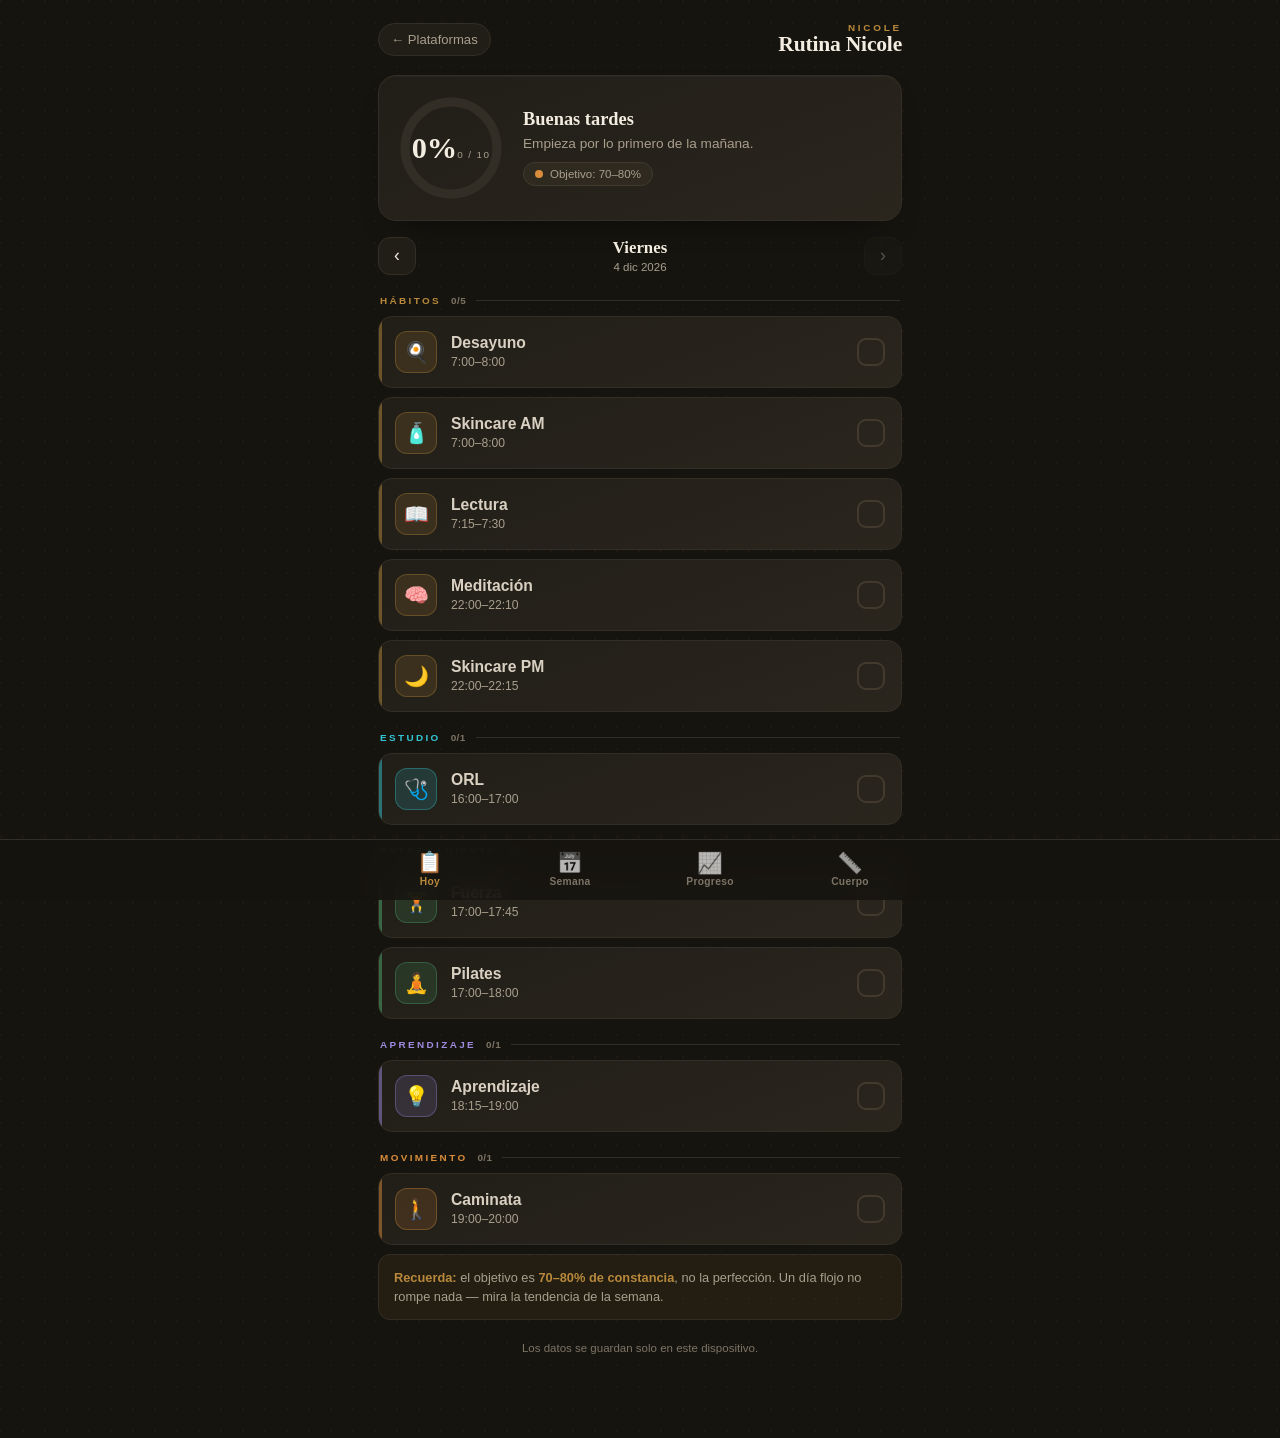
<file: rutina/index.html>
<!DOCTYPE html>
<html lang="es">
<head>
<meta charset="UTF-8">
<meta name="viewport" content="width=device-width, initial-scale=1.0, viewport-fit=cover">
<meta name="robots" content="noindex, nofollow">
<meta name="theme-color" content="#16140f">
<link rel="apple-touch-icon" href="../icon.png">
<title>Rutina Nicole · Seguimiento</title>
<style>
:root{
  --bg:#16140f; --panel:#211e18; --panel2:#2a261e; --panel3:#2f2a20;
  --ink:#f3ece0; --muted:#a89f8d; --faint:#7d7466;
  --line:#332e25; --line2:#413a2d;
  --red:#c0392b; --green:#4fae72; --green-d:#2e8b57; --gold:#b8893b; --amber:#d98c3b;
  --serif:"Iowan Old Style","Palatino Linotype",Palatino,Georgia,serif;
  --sans:-apple-system,BlinkMacSystemFont,"Segoe UI",Roboto,Helvetica,Arial,sans-serif;
  --habitos:#b8893b; --estudio:#34c6d6; --entreno:#4fae72;
  --aprende:#9d8be0; --movim:#d98c3b; --casa:#a89f8d;
}
*{box-sizing:border-box;margin:0;padding:0;-webkit-tap-highlight-color:transparent}
html{scroll-behavior:smooth}
body{font-family:var(--sans);background:var(--bg);color:var(--ink);min-height:100dvh;
  background-image:radial-gradient(circle at 1px 1px, rgba(184,137,59,.05) 1px, transparent 0);background-size:22px 22px;
  padding:max(16px,env(safe-area-inset-top)) 0 calc(78px + env(safe-area-inset-bottom));}
.wrap{width:100%;max-width:560px;margin:0 auto;padding:0 18px}
a{color:inherit}

/* ---------- Header ---------- */
.top{display:flex;align-items:center;justify-content:space-between;gap:12px;margin:6px 0 18px}
.back{display:inline-flex;align-items:center;gap:6px;color:var(--muted);text-decoration:none;font-size:.82rem;
  padding:8px 12px;border:1px solid var(--line);border-radius:999px;background:var(--panel);transition:.2s}
.back:hover{color:var(--ink);border-color:var(--line2)}
.brand{text-align:right}
.brand .kicker{font-size:.62rem;letter-spacing:.28em;text-transform:uppercase;color:var(--gold);font-weight:600}
.brand h1{font-family:var(--serif);font-size:1.35rem;font-weight:600;line-height:1.1;letter-spacing:-.01em}

/* ---------- Hero ring ---------- */
.hero{display:flex;align-items:center;gap:20px;padding:20px;border-radius:18px;margin-bottom:16px;
  background:linear-gradient(160deg,var(--panel),var(--panel2));border:1px solid var(--line);
  box-shadow:0 1px 0 rgba(255,255,255,.03) inset,0 14px 34px -22px rgba(0,0,0,.85)}
.ring{flex:0 0 auto;position:relative;width:104px;height:104px}
.ring svg{transform:rotate(-90deg)}
.ring .pcttxt{position:absolute;inset:0;display:grid;place-items:center;flex-direction:column;text-align:center}
.ring .pcttxt b{font-family:var(--serif);font-size:1.9rem;font-weight:600;line-height:1}
.ring .pcttxt span{font-size:.62rem;color:var(--muted);letter-spacing:.14em;text-transform:uppercase;margin-top:3px}
.herox{flex:1 1 auto;min-width:0}
.herox .greet{font-family:var(--serif);font-size:1.15rem;font-weight:600;margin-bottom:4px}
.herox .msg{color:var(--muted);font-size:.85rem;line-height:1.4}
.herox .band{display:inline-flex;align-items:center;gap:7px;margin-top:9px;font-size:.72rem;
  padding:5px 11px;border-radius:999px;border:1px solid var(--line2);background:var(--panel3);color:var(--muted)}
.herox .band .dot{width:8px;height:8px;border-radius:50%}

/* ---------- Date nav ---------- */
.datenav{display:flex;align-items:center;justify-content:center;gap:10px;margin-bottom:16px}
.datenav button{width:38px;height:38px;border-radius:12px;border:1px solid var(--line);background:var(--panel);
  color:var(--ink);font-size:1.1rem;cursor:pointer;display:grid;place-items:center;transition:.18s}
.datenav button:hover:not(:disabled){border-color:var(--gold);color:var(--gold)}
.datenav button:disabled{opacity:.3;cursor:default}
.datenav .datelbl{flex:1;text-align:center;font-size:.9rem}
.datenav .datelbl b{display:block;font-family:var(--serif);font-size:1.05rem;text-transform:capitalize}
.datenav .datelbl small{color:var(--muted);font-size:.72rem}
.todaybtn{margin:0 auto 16px;display:block;font-size:.74rem;letter-spacing:.06em;color:var(--gold);
  background:none;border:1px dashed var(--line2);padding:6px 14px;border-radius:999px;cursor:pointer;transition:.18s}
.todaybtn:hover{border-color:var(--gold);background:color-mix(in srgb,var(--gold) 10%,transparent)}
.todaybtn.hidden{display:none}

/* ---------- Objective list ---------- */
.group{display:flex;align-items:center;gap:10px;margin:20px 2px 10px;
  color:var(--gc,var(--gold));font-size:.62rem;letter-spacing:.24em;text-transform:uppercase;font-weight:700}
.group::after{content:"";flex:1;height:1px;background:var(--line)}
.group .gc{font-variant-numeric:tabular-nums;letter-spacing:.04em;color:var(--faint)}
.obj{display:flex;align-items:center;gap:14px;padding:14px 16px;border-radius:14px;margin-bottom:9px;
  background:linear-gradient(160deg,var(--panel),var(--panel2));border:1px solid var(--line);
  cursor:pointer;user-select:none;position:relative;overflow:hidden;transition:transform .12s,border-color .2s,background .2s}
.obj::before{content:"";position:absolute;left:0;top:0;bottom:0;width:3px;background:var(--c);opacity:.5;transition:opacity .2s}
.obj:active{transform:scale(.99)}
.obj .ico{flex:0 0 auto;width:42px;height:42px;border-radius:12px;display:grid;place-items:center;font-size:1.25rem;
  background:color-mix(in srgb,var(--c) 16%,transparent);border:1px solid color-mix(in srgb,var(--c) 34%,transparent);transition:.2s}
.obj .txt{flex:1 1 auto;min-width:0}
.obj .txt h3{font-size:.98rem;font-weight:600;line-height:1.2;transition:.2s}
.obj .txt p{color:var(--muted);font-size:.76rem;margin-top:2px;font-variant-numeric:tabular-nums}
.check{flex:0 0 auto;width:28px;height:28px;border-radius:9px;border:2px solid var(--line2);
  display:grid;place-items:center;transition:.2s;color:transparent;font-size:.95rem;font-weight:700}
.obj.done{border-color:color-mix(in srgb,var(--c) 45%,var(--line))}
.obj.done::before{opacity:1}
.obj.done .ico{background:color-mix(in srgb,var(--c) 26%,transparent);transform:scale(1.02)}
.obj.done .txt h3{color:var(--ink)}
.obj.done .check{background:var(--c);border-color:var(--c);color:#16140f}
.obj:not(.done) .txt h3{color:#d9d0c1}

/* ---------- Tabs (bottom) ---------- */
.tabbar{position:fixed;left:0;right:0;bottom:0;z-index:40;
  background:color-mix(in srgb,var(--bg) 88%,transparent);backdrop-filter:blur(14px);
  border-top:1px solid var(--line);padding:8px 0 calc(8px + env(safe-area-inset-bottom))}
.tabbar .inner{max-width:560px;margin:0 auto;display:flex;justify-content:space-around}
.tab{flex:1;display:flex;flex-direction:column;align-items:center;gap:3px;background:none;border:none;
  color:var(--faint);font-size:.64rem;letter-spacing:.03em;cursor:pointer;padding:5px 0;transition:.18s;font-weight:600}
.tab .ti{font-size:1.28rem;line-height:1;filter:grayscale(1) opacity(.7);transition:.18s}
.tab.on{color:var(--gold)}
.tab.on .ti{filter:none;transform:translateY(-1px)}

/* ---------- Panels ---------- */
.panel{display:none;animation:fade .25s ease}
.panel.on{display:block}
@keyframes fade{from{opacity:0;transform:translateY(6px)}to{opacity:1;transform:none}}
.card{padding:18px;border-radius:16px;margin-bottom:14px;
  background:linear-gradient(160deg,var(--panel),var(--panel2));border:1px solid var(--line);
  box-shadow:0 1px 0 rgba(255,255,255,.03) inset,0 12px 30px -22px rgba(0,0,0,.85)}
.card h2{font-family:var(--serif);font-size:1.15rem;font-weight:600;margin-bottom:3px}
.card .csub{color:var(--muted);font-size:.8rem;margin-bottom:14px}

/* Weekly grid */
.wgrid{display:flex;flex-direction:column;gap:8px}
.wrow{display:flex;align-items:center;gap:12px}
.wrow .wd{flex:0 0 92px;font-size:.82rem;text-transform:capitalize}
.wrow .wd small{display:block;color:var(--faint);font-size:.68rem}
.wbar{flex:1;height:26px;border-radius:8px;background:var(--panel3);border:1px solid var(--line);overflow:hidden;position:relative}
.wbar .fill{height:100%;border-radius:7px 0 0 7px;transition:width .5s var(--ease,cubic-bezier(.16,1,.3,1))}
.wbar .wpct{position:absolute;inset:0;display:flex;align-items:center;padding:0 9px;font-size:.72rem;
  font-variant-numeric:tabular-nums;color:var(--ink);font-weight:600}
.wrow.future{opacity:.4}
.weekhead{display:flex;align-items:center;justify-content:space-between;margin-bottom:6px}
.weekhead .avg{font-family:var(--serif);font-size:1.4rem;font-weight:600}
.weekhead .avg small{font-size:.72rem;color:var(--muted);font-family:var(--sans)}
.wknav{display:flex;align-items:center;gap:8px}
.wknav button{width:32px;height:32px;border-radius:9px;border:1px solid var(--line);background:var(--panel3);
  color:var(--ink);cursor:pointer;transition:.18s}
.wknav button:hover:not(:disabled){border-color:var(--gold);color:var(--gold)}
.wknav button:disabled{opacity:.3}
.wklbl{font-size:.76rem;color:var(--muted);min-width:120px;text-align:center}

/* Stats */
.statrow{display:grid;grid-template-columns:1fr 1fr;gap:12px;margin-bottom:14px}
.stat{padding:16px;border-radius:14px;background:linear-gradient(160deg,var(--panel),var(--panel2));border:1px solid var(--line);text-align:center}
.stat .n{font-family:var(--serif);font-size:2rem;font-weight:600;line-height:1}
.stat .n .u{font-size:.9rem;color:var(--muted)}
.stat .l{font-size:.68rem;color:var(--muted);text-transform:uppercase;letter-spacing:.1em;margin-top:6px}
.stat.flame .n{color:var(--amber)}

/* Heatmap */
.heat{overflow-x:auto;padding-bottom:4px}
.heatgrid{display:grid;grid-auto-flow:column;grid-template-rows:repeat(7,1fr);gap:4px;min-width:min-content}
.hcell{width:14px;height:14px;border-radius:4px;background:var(--panel3);border:1px solid var(--line)}
.hleg{display:flex;align-items:center;gap:7px;justify-content:flex-end;margin-top:10px;font-size:.68rem;color:var(--muted)}
.hleg .sw{width:12px;height:12px;border-radius:3px;border:1px solid var(--line)}

/* Trend bars */
.trend{display:flex;align-items:flex-end;gap:6px;height:110px;margin-top:6px}
.tcol{flex:1;display:flex;flex-direction:column;align-items:center;gap:6px;height:100%;justify-content:flex-end}
.tcol .tb{width:100%;max-width:26px;border-radius:6px 6px 3px 3px;background:var(--green-d);transition:height .5s var(--ease,cubic-bezier(.16,1,.3,1));min-height:3px}
.tcol .tl{font-size:.62rem;color:var(--faint);white-space:nowrap}
.tcol .tv{font-size:.6rem;color:var(--muted);font-variant-numeric:tabular-nums}

/* Body / measures */
.mform{display:grid;grid-template-columns:repeat(2,1fr);gap:10px;margin-bottom:14px}
.mfield{display:flex;flex-direction:column;gap:5px}
.mfield label{font-size:.7rem;color:var(--muted);text-transform:uppercase;letter-spacing:.08em}
.mfield input{background:var(--panel3);border:1px solid var(--line2);border-radius:10px;padding:11px 12px;
  color:var(--ink);font-size:1rem;font-family:var(--sans);width:100%}
.mfield input:focus{outline:none;border-color:var(--gold)}
.mfield.wide{grid-column:1/-1}
.btn{width:100%;padding:13px;border-radius:12px;border:1px solid var(--gold);cursor:pointer;font-size:.9rem;font-weight:600;
  background:color-mix(in srgb,var(--gold) 18%,transparent);color:var(--gold);transition:.18s}
.btn:hover{background:color-mix(in srgb,var(--gold) 28%,transparent)}
.mlog{margin-top:4px}
.mrow{display:flex;align-items:center;gap:10px;padding:11px 4px;border-bottom:1px solid var(--line);font-size:.85rem}
.mrow:last-child{border-bottom:none}
.mrow .md{flex:0 0 78px;color:var(--muted);font-size:.76rem}
.mrow .mv{flex:1;font-variant-numeric:tabular-nums}
.mrow .mv b{font-weight:600}
.mrow .delta{font-size:.72rem;font-variant-numeric:tabular-nums}
.up{color:var(--red)} .down{color:var(--green)} .flat{color:var(--faint)}
.empty{text-align:center;color:var(--faint);font-size:.85rem;padding:22px 10px;line-height:1.5}
.tip{font-size:.8rem;color:var(--muted);line-height:1.5;padding:13px 15px;border-radius:12px;
  background:color-mix(in srgb,var(--gold) 8%,transparent);border:1px solid var(--line);margin-top:4px}
.tip b{color:var(--gold)}
footer{text-align:center;color:var(--faint);font-size:.72rem;margin:22px 0 6px}
@media(prefers-reduced-motion:reduce){*{transition:none!important;animation:none!important}}
</style>
</head>
<body>
<div class="wrap">

  <div class="top">
    <a class="back" href="../">← Plataformas</a>
    <div class="brand">
      <div class="kicker">Nicole</div>
      <h1>Rutina Nicole</h1>
    </div>
  </div>

  <!-- ============ HOY ============ -->
  <section class="panel on" id="p-hoy">
    <div class="hero">
      <div class="ring">
        <svg width="104" height="104" viewBox="0 0 104 104">
          <circle cx="52" cy="52" r="46" fill="none" stroke="var(--line)" stroke-width="9"/>
          <circle id="ringFill" cx="52" cy="52" r="46" fill="none" stroke="var(--green)" stroke-width="9"
            stroke-linecap="round" stroke-dasharray="289" stroke-dashoffset="289"/>
        </svg>
        <div class="pcttxt"><div><b id="heroPct">0%</b><span id="heroFrac">0 / 0</span></div></div>
      </div>
      <div class="herox">
        <div class="greet" id="greet">Hola</div>
        <div class="msg" id="heroMsg">Marca lo que vayas haciendo.</div>
        <div class="band"><span class="dot" id="bandDot"></span><span id="bandTxt">Objetivo: 70–80%</span></div>
      </div>
    </div>

    <div class="datenav">
      <button id="dPrev" aria-label="Día anterior">‹</button>
      <div class="datelbl"><b id="dName">—</b><small id="dFull">—</small></div>
      <button id="dNext" aria-label="Día siguiente">›</button>
    </div>
    <button class="todaybtn hidden" id="btnToday">↩ Volver a hoy</button>

    <div id="objList"></div>

    <div class="tip"><b>Recuerda:</b> el objetivo es <b>70–80% de constancia</b>, no la perfección. Un día flojo no rompe nada — mira la tendencia de la semana.</div>
    <footer>Los datos se guardan solo en este dispositivo.</footer>
  </section>

  <!-- ============ SEMANA ============ -->
  <section class="panel" id="p-semana">
    <div class="card">
      <div class="weekhead">
        <div><div class="avg"><span id="wkAvg">0%</span> <small>cumplimiento medio</small></div></div>
        <div class="wknav">
          <button id="wkPrev" aria-label="Semana anterior">‹</button>
          <button id="wkNext" aria-label="Semana siguiente">›</button>
        </div>
      </div>
      <div class="wklbl" id="wkLbl">—</div>
      <div class="wgrid" id="wkGrid" style="margin-top:14px"></div>
    </div>
    <div class="tip"><b>Vista rápida</b> de cuánto cumples cada día. La barra se pone verde a partir del 70%.</div>
  </section>

  <!-- ============ PROGRESO ============ -->
  <section class="panel" id="p-progreso">
    <div class="statrow">
      <div class="stat flame"><div class="n" id="stStreak">0<span class="u"> d</span></div><div class="l">Racha actual</div></div>
      <div class="stat"><div class="n" id="st30">0<span class="u">%</span></div><div class="l">Últimos 30 días</div></div>
    </div>
    <div class="statrow">
      <div class="stat"><div class="n" id="stBest">0<span class="u"> d</span></div><div class="l">Mejor racha</div></div>
      <div class="stat"><div class="n" id="stDays">0</div><div class="l">Días registrados</div></div>
    </div>

    <div class="card">
      <h2>Cumplimiento por semana</h2>
      <p class="csub">Últimas 8 semanas. Cuenta la tendencia, no un día suelto.</p>
      <div class="trend" id="trend"></div>
    </div>

    <div class="card">
      <h2>Mapa de constancia</h2>
      <p class="csub">Cada cuadro es un día de las últimas 12 semanas.</p>
      <div class="heat"><div class="heatgrid" id="heat"></div></div>
      <div class="hleg">Menos
        <span class="sw" style="background:var(--panel3)"></span>
        <span class="sw" style="background:color-mix(in srgb,var(--green) 30%,var(--panel3))"></span>
        <span class="sw" style="background:color-mix(in srgb,var(--green) 60%,var(--panel3))"></span>
        <span class="sw" style="background:var(--green)"></span>
      Más</div>
    </div>
  </section>

  <!-- ============ CUERPO ============ -->
  <section class="panel" id="p-cuerpo">
    <div class="card">
      <h2>Medidas de hoy</h2>
      <p class="csub">Registra una vez por semana, en condiciones parecidas.</p>
      <div class="mform">
        <div class="mfield"><label>Peso (kg)</label><input id="iPeso" type="number" inputmode="decimal" step="0.1" placeholder="—"></div>
        <div class="mfield"><label>Cintura (cm)</label><input id="iCintura" type="number" inputmode="decimal" step="0.5" placeholder="—"></div>
        <div class="mfield"><label>Cadera (cm)</label><input id="iCadera" type="number" inputmode="decimal" step="0.5" placeholder="—"></div>
        <div class="mfield"><label>Busto (cm)</label><input id="iBusto" type="number" inputmode="decimal" step="0.5" placeholder="—"></div>
      </div>
      <button class="btn" id="saveBody">Guardar medida de hoy</button>
    </div>
    <div class="card">
      <h2>Historial</h2>
      <p class="csub">El peso no es el único indicador: ganar fuerza y reducir cintura también es progreso.</p>
      <div class="mlog" id="mlog"></div>
    </div>
  </section>

</div>

<!-- ============ TAB BAR ============ -->
<nav class="tabbar"><div class="inner">
  <button class="tab on" data-tab="hoy"><span class="ti">📋</span>Hoy</button>
  <button class="tab" data-tab="semana"><span class="ti">📅</span>Semana</button>
  <button class="tab" data-tab="progreso"><span class="ti">📈</span>Progreso</button>
  <button class="tab" data-tab="cuerpo"><span class="ti">📏</span>Cuerpo</button>
</div></nav>

<script>
"use strict";
/* ---------------- Modelo de la rutina ---------------- */
const TARGET = 70;                 // % suelo de "día cumplido"
const TYPES = {
  habitos:{label:"Hábitos",  c:"var(--habitos)"},
  estudio:{label:"Estudio",  c:"var(--estudio)"},
  entreno:{label:"Entrenamiento", c:"var(--entreno)"},
  aprende:{label:"Aprendizaje", c:"var(--aprende)"},
  movim:  {label:"Movimiento", c:"var(--movim)"},
  casa:   {label:"Casa", c:"var(--casa)"},
};
// weekly:true => solo cuenta el día indicado (0=domingo). sunOnly limpieza.
const OBJ = [
  {id:"desayuno",  name:"Desayuno",       time:"7:00–8:00",  type:"habitos", ico:"🍳"},
  {id:"skin-am",   name:"Skincare AM",    time:"7:00–8:00",  type:"habitos", ico:"🧴"},
  {id:"lectura",   name:"Lectura",        time:"7:15–7:30",  type:"habitos", ico:"📖"},
  {id:"orl",       name:"ORL",            time:"16:00–17:00",type:"estudio", ico:"🩺"},
  {id:"fuerza",    name:"Fuerza",         time:"17:00–17:45",type:"entreno", ico:"🏋️"},
  {id:"pilates",   name:"Pilates",        time:"17:00–18:00",type:"entreno", ico:"🧘"},
  {id:"aprende",   name:"Aprendizaje",    time:"18:15–19:00",type:"aprende", ico:"💡"},
  {id:"caminata",  name:"Caminata",       time:"19:00–20:00",type:"movim",   ico:"🚶"},
  {id:"medita",    name:"Meditación",     time:"22:00–22:10",type:"habitos", ico:"🧠"},
  {id:"skin-pm",   name:"Skincare PM",    time:"22:00–22:15",type:"habitos", ico:"🌙"},
  {id:"limpieza",  name:"Limpieza general",time:"Domingo 10:00–12:00",type:"casa",ico:"🧹",weeklyDay:0},
];
const ORDER = ["habitos","estudio","entreno","aprende","movim","casa"];

/* ---------------- Estado / persistencia ---------------- */
const LS = "rutina.v1";
let STORE = load();
function load(){
  try{const o=JSON.parse(localStorage.getItem(LS));if(o&&o.marks)return o;}catch(e){}
  return {marks:{}, body:{}, updatedAt:0};
}
function save(){STORE.updatedAt=Date.now();localStorage.setItem(LS,JSON.stringify(STORE));}

/* ---------------- Fechas ---------------- */
const DAYNAMES=["domingo","lunes","martes","miércoles","jueves","viernes","sábado"];
const MONTHS=["ene","feb","mar","abr","may","jun","jul","ago","sep","oct","nov","dic"];
function ymd(d){return `${d.getFullYear()}-${String(d.getMonth()+1).padStart(2,"0")}-${String(d.getDate()).padStart(2,"0")}`;}
function parseYmd(s){const[y,m,d]=s.split("-").map(Number);return new Date(y,m-1,d);}
function todayStr(){return ymd(new Date());}
function addDays(s,n){const d=parseYmd(s);d.setDate(d.getDate()+n);return ymd(d);}
function mondayOf(s){const d=parseYmd(s);d.setDate(d.getDate()-((d.getDay()+6)%7));return ymd(d);}

/* ---------------- Lógica de cumplimiento ---------------- */
function objectivesFor(dateStr){
  const dow=parseYmd(dateStr).getDay();
  return OBJ.filter(o=>o.weeklyDay===undefined || o.weeklyDay===dow);
}
function marksFor(dateStr){return STORE.marks[dateStr]||[];}
function compliance(dateStr){
  const objs=objectivesFor(dateStr), done=marksFor(dateStr);
  const c=objs.filter(o=>done.includes(o.id)).length;
  return {done:c, total:objs.length, pct: objs.length? Math.round(c/objs.length*100):0};
}
function hasData(dateStr){return (STORE.marks[dateStr]||[]).length>0;}

/* ---------------- Vista HOY ---------------- */
let curDate=todayStr();
const $=id=>document.getElementById(id);

function pctColor(p){
  if(p>=TARGET) return "var(--green)";
  if(p>=40)     return "var(--gold)";
  return "var(--amber)";
}
function renderHero(){
  const {done,total,pct}=compliance(curDate);
  const col=pctColor(pct);
  const circ=289, off=circ*(1-pct/100);
  const rf=$("ringFill"); rf.style.stroke=col; rf.style.strokeDashoffset=off;
  $("heroPct").textContent=pct+"%";
  $("heroFrac").textContent=`${done} / ${total}`;
  const h=new Date().getHours();
  const isToday=curDate===todayStr();
  $("greet").textContent = !isToday ? "Ese día" : h<6?"Buenas noches":h<13?"Buenos días":h<20?"Buenas tardes":"Buenas noches";
  let msg;
  if(pct===0) msg="Empieza por lo primero de la mañana.";
  else if(pct>=100) msg="Día redondo. Descansa sin culpa.";
  else if(pct>=TARGET) msg="Vas por encima del objetivo. Muy bien.";
  else if(pct>=40) msg="Buen ritmo, sigue marcando.";
  else msg="Cada casilla suma. Sin presión.";
  $("heroMsg").textContent=msg;
  $("bandDot").style.background=col;
  $("bandTxt").textContent = pct>=TARGET ? "Objetivo cumplido (70–80%)" : "Objetivo: 70–80%";
}
function renderDateNav(){
  const d=parseYmd(curDate);
  $("dName").textContent=DAYNAMES[d.getDay()];
  $("dFull").textContent=`${d.getDate()} ${MONTHS[d.getMonth()]} ${d.getFullYear()}`;
  $("dNext").disabled = curDate>=todayStr();
  $("btnToday").classList.toggle("hidden", curDate===todayStr());
}
function renderObjs(){
  const done=marksFor(curDate);
  const objs=objectivesFor(curDate);
  let html="";
  for(const t of ORDER){
    const items=objs.filter(o=>o.type===t);
    if(!items.length) continue;
    const dn=items.filter(o=>done.includes(o.id)).length;
    html+=`<div class="group" style="--gc:${TYPES[t].c}">${TYPES[t].label}<span class="gc">${dn}/${items.length}</span></div>`;
    for(const o of items){
      const on=done.includes(o.id);
      html+=`<div class="obj ${on?'done':''}" data-id="${o.id}" style="--c:${TYPES[o.type].c}">
        <span class="ico">${o.ico}</span>
        <span class="txt"><h3>${o.name}</h3><p>${o.time}</p></span>
        <span class="check">✓</span>
      </div>`;
    }
  }
  $("objList").innerHTML=html;
}
function toggle(id){
  const arr=(STORE.marks[curDate]||[]).slice();
  const i=arr.indexOf(id);
  if(i>=0) arr.splice(i,1); else arr.push(id);
  if(arr.length) STORE.marks[curDate]=arr; else delete STORE.marks[curDate];
  save();
  renderHero(); renderObjs();
}
$("objList").addEventListener("click",e=>{
  const el=e.target.closest(".obj"); if(el) toggle(el.dataset.id);
});
$("dPrev").onclick=()=>{curDate=addDays(curDate,-1);renderHoy();};
$("dNext").onclick=()=>{if(curDate<todayStr()){curDate=addDays(curDate,1);renderHoy();}};
$("btnToday").onclick=()=>{curDate=todayStr();renderHoy();};
function renderHoy(){renderDateNav();renderHero();renderObjs();}

/* ---------------- Vista SEMANA ---------------- */
let wkStart=mondayOf(todayStr());
function renderWeek(){
  const days=[...Array(7)].map((_,i)=>addDays(wkStart,i));
  const today=todayStr();
  let sum=0,cnt=0,html="";
  for(const ds of days){
    const d=parseYmd(ds);
    const future=ds>today;
    const {pct,done,total}=compliance(ds);
    if(!future){sum+=pct;cnt++;}
    const col=pctColor(pct);
    const isT=ds===today;
    html+=`<div class="wrow ${future?'future':''}">
      <div class="wd">${DAYNAMES[d.getDay()]}${isT?' •':''}<small>${d.getDate()} ${MONTHS[d.getMonth()]}</small></div>
      <div class="wbar"><div class="fill" style="width:${future?0:pct}%;background:${col}"></div>
        <div class="wpct">${future?'':pct+'%'}</div></div>
    </div>`;
  }
  $("wkGrid").innerHTML=html;
  const avg=cnt?Math.round(sum/cnt):0;
  const a=$("wkAvg"); a.textContent=avg+"%"; a.style.color=pctColor(avg);
  const s=parseYmd(wkStart), e=parseYmd(addDays(wkStart,6));
  $("wkLbl").textContent=`${s.getDate()} ${MONTHS[s.getMonth()]} — ${e.getDate()} ${MONTHS[e.getMonth()]}`;
  $("wkNext").disabled = wkStart>=mondayOf(todayStr());
}
$("wkPrev").onclick=()=>{wkStart=addDays(wkStart,-7);renderWeek();};
$("wkNext").onclick=()=>{if(wkStart<mondayOf(todayStr())){wkStart=addDays(wkStart,7);renderWeek();}};

/* ---------------- Vista PROGRESO ---------------- */
function streaks(){
  // recorre hacia atrás desde hoy; un día cuenta si pct>=TARGET
  let cur=0, best=0, run=0;
  const today=todayStr();
  // racha actual: desde hoy (o ayer si hoy aún a 0) hacia atrás
  let cursor=today;
  if(compliance(today).pct<TARGET && !hasData(today)) cursor=addDays(today,-1);
  while(compliance(cursor).pct>=TARGET){cur++;cursor=addDays(cursor,-1);}
  // mejor racha entre los días con datos
  const dates=Object.keys(STORE.marks).sort();
  if(dates.length){
    let prev=null;
    for(const d of dates){
      const ok=compliance(d).pct>=TARGET;
      if(!ok){run=0;prev=d;continue;}
      if(prev && addDays(prev,1)===d) run++; else run=1;
      if(run>best)best=run;
      prev=d;
    }
  }
  return {cur,best:Math.max(best,cur)};
}
function renderProgreso(){
  const {cur,best}=streaks();
  $("stStreak").innerHTML=cur+'<span class="u"> d</span>';
  $("stBest").innerHTML=best+'<span class="u"> d</span>';
  // últimos 30 días (solo días con datos, media de pct)
  let sum=0,cnt=0;
  for(let i=0;i<30;i++){const d=addDays(todayStr(),-i);if(hasData(d)){sum+=compliance(d).pct;cnt++;}}
  $("st30").innerHTML=(cnt?Math.round(sum/cnt):0)+'<span class="u">%</span>';
  $("stDays").textContent=Object.keys(STORE.marks).length;

  // tendencia 8 semanas
  const wkNow=mondayOf(todayStr());
  let th="";
  for(let w=7;w>=0;w--){
    const ws=addDays(wkNow,-7*w);
    let s=0,c=0;
    for(let i=0;i<7;i++){const d=addDays(ws,i);if(d>todayStr())break;if(hasData(d)){s+=compliance(d).pct;c++;}}
    const pct=c?Math.round(s/c):0;
    const wd=parseYmd(ws);
    th+=`<div class="tcol"><div class="tv">${c?pct:''}</div>
      <div class="tb" style="height:${pct}%;background:${pctColor(pct)}"></div>
      <div class="tl">${wd.getDate()}/${wd.getMonth()+1}</div></div>`;
  }
  $("trend").innerHTML=th;

  // heatmap 12 semanas
  const start=mondayOf(addDays(todayStr(),-7*11));
  let hh="";
  for(let i=0;i<7*12;i++){
    const d=addDays(start,i);
    if(d>todayStr()){hh+=`<div class="hcell" style="visibility:hidden"></div>`;continue;}
    const pct=hasData(d)?compliance(d).pct:0;
    let bg="var(--panel3)";
    if(hasData(d)){
      const f=pct>=TARGET?1:pct>=45?.6:pct>0?.3:.12;
      bg=`color-mix(in srgb,var(--green) ${Math.round(f*100)}%,var(--panel3))`;
    }
    const dd=parseYmd(d);
    hh+=`<div class="hcell" style="background:${bg}" title="${dd.getDate()}/${dd.getMonth()+1}: ${hasData(d)?pct+'%':'sin datos'}"></div>`;
  }
  $("heat").innerHTML=hh;
}

/* ---------------- Vista CUERPO ---------------- */
function renderBody(){
  const dates=Object.keys(STORE.body).sort();
  const last=dates.length?STORE.body[dates[dates.length-1]]:null;
  // no autorrellenar inputs salvo la medida de hoy
  const today=todayStr(), tb=STORE.body[today];
  $("iPeso").value    = tb?.peso    ?? "";
  $("iCintura").value = tb?.cintura ?? "";
  $("iCadera").value  = tb?.cadera  ?? "";
  $("iBusto").value   = tb?.busto   ?? "";
  if(!dates.length){$("mlog").innerHTML=`<div class="empty">Aún no hay medidas.<br>Guarda la primera cuando quieras.</div>`;return;}
  let html="";
  for(let i=dates.length-1;i>=0;i--){
    const ds=dates[i], b=STORE.body[ds], d=parseYmd(ds);
    const prev=i>0?STORE.body[dates[i-1]]:null;
    const del=(k)=>{
      if(!prev||prev[k]==null||b[k]==null)return `<span class="delta flat">—</span>`;
      const diff=+(b[k]-prev[k]).toFixed(1);
      if(diff===0)return `<span class="delta flat">±0</span>`;
      const cls=diff<0?"down":"up";
      return `<span class="delta ${cls}">${diff>0?'+':''}${diff}</span>`;
    };
    const parts=[];
    if(b.peso!=null)   parts.push(`<b>${b.peso}</b> kg ${del("peso")}`);
    if(b.cintura!=null)parts.push(`cint <b>${b.cintura}</b> ${del("cintura")}`);
    if(b.cadera!=null) parts.push(`cad <b>${b.cadera}</b> ${del("cadera")}`);
    html+=`<div class="mrow"><span class="md">${d.getDate()} ${MONTHS[d.getMonth()]}</span>
      <span class="mv">${parts.join(" · ")||'—'}</span></div>`;
  }
  $("mlog").innerHTML=html;
}
$("saveBody").onclick=()=>{
  const num=el=>{const v=parseFloat($(el).value);return isNaN(v)?null:v;};
  const rec={peso:num("iPeso"),cintura:num("iCintura"),cadera:num("iCadera"),busto:num("iBusto")};
  if(Object.values(rec).every(v=>v==null)){alert("Introduce al menos una medida.");return;}
  STORE.body[todayStr()]=rec; save(); renderBody();
  $("saveBody").textContent="✓ Guardado"; setTimeout(()=>$("saveBody").textContent="Guardar medida de hoy",1400);
};

/* ---------------- Navegación pestañas ---------------- */
const RENDER={hoy:renderHoy,semana:()=>{wkStart=mondayOf(todayStr());renderWeek();},progreso:renderProgreso,cuerpo:renderBody};
document.querySelectorAll(".tab").forEach(btn=>{
  btn.onclick=()=>{
    document.querySelectorAll(".tab").forEach(b=>b.classList.remove("on"));
    document.querySelectorAll(".panel").forEach(p=>p.classList.remove("on"));
    btn.classList.add("on");
    const t=btn.dataset.tab;
    $("p-"+t).classList.add("on");
    RENDER[t]();
    window.scrollTo({top:0,behavior:"smooth"});
  };
});

/* ---------------- Init ---------------- */
renderHoy();
</script>
</body>
</html>
</file>
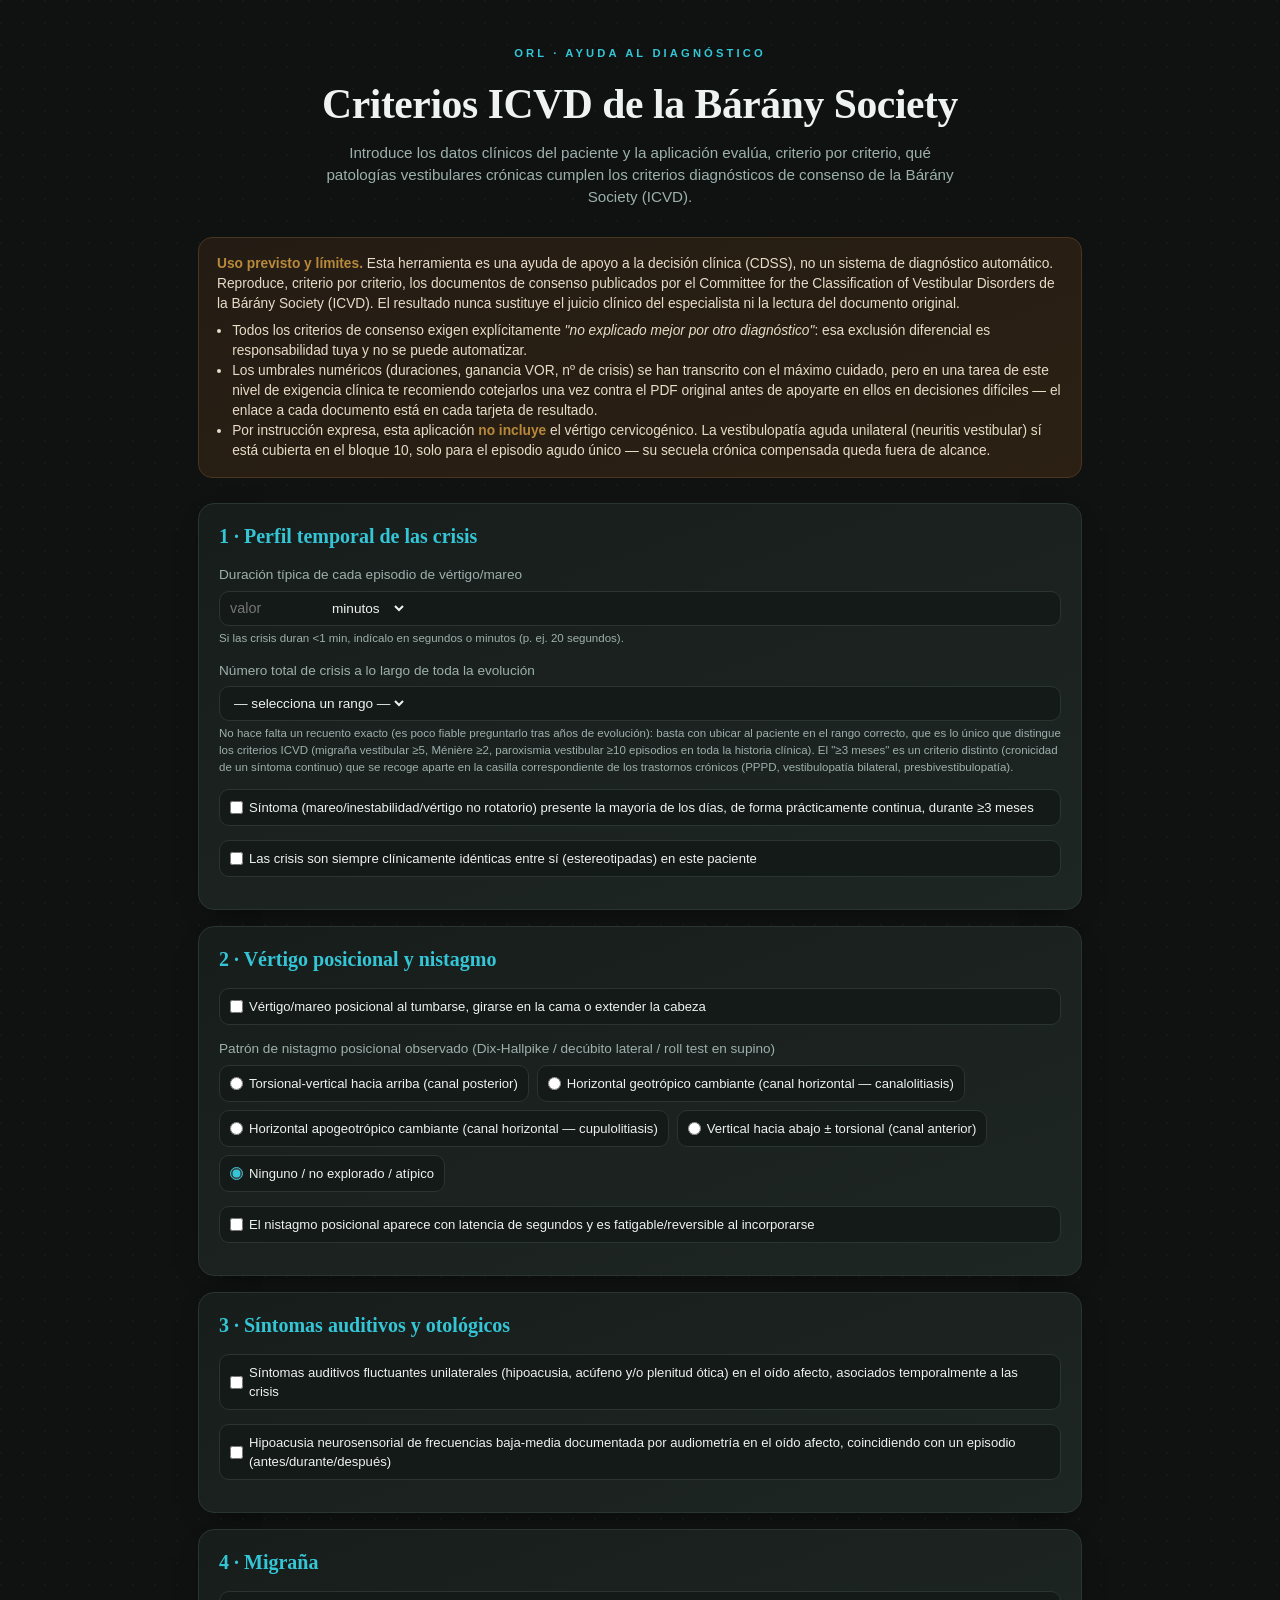
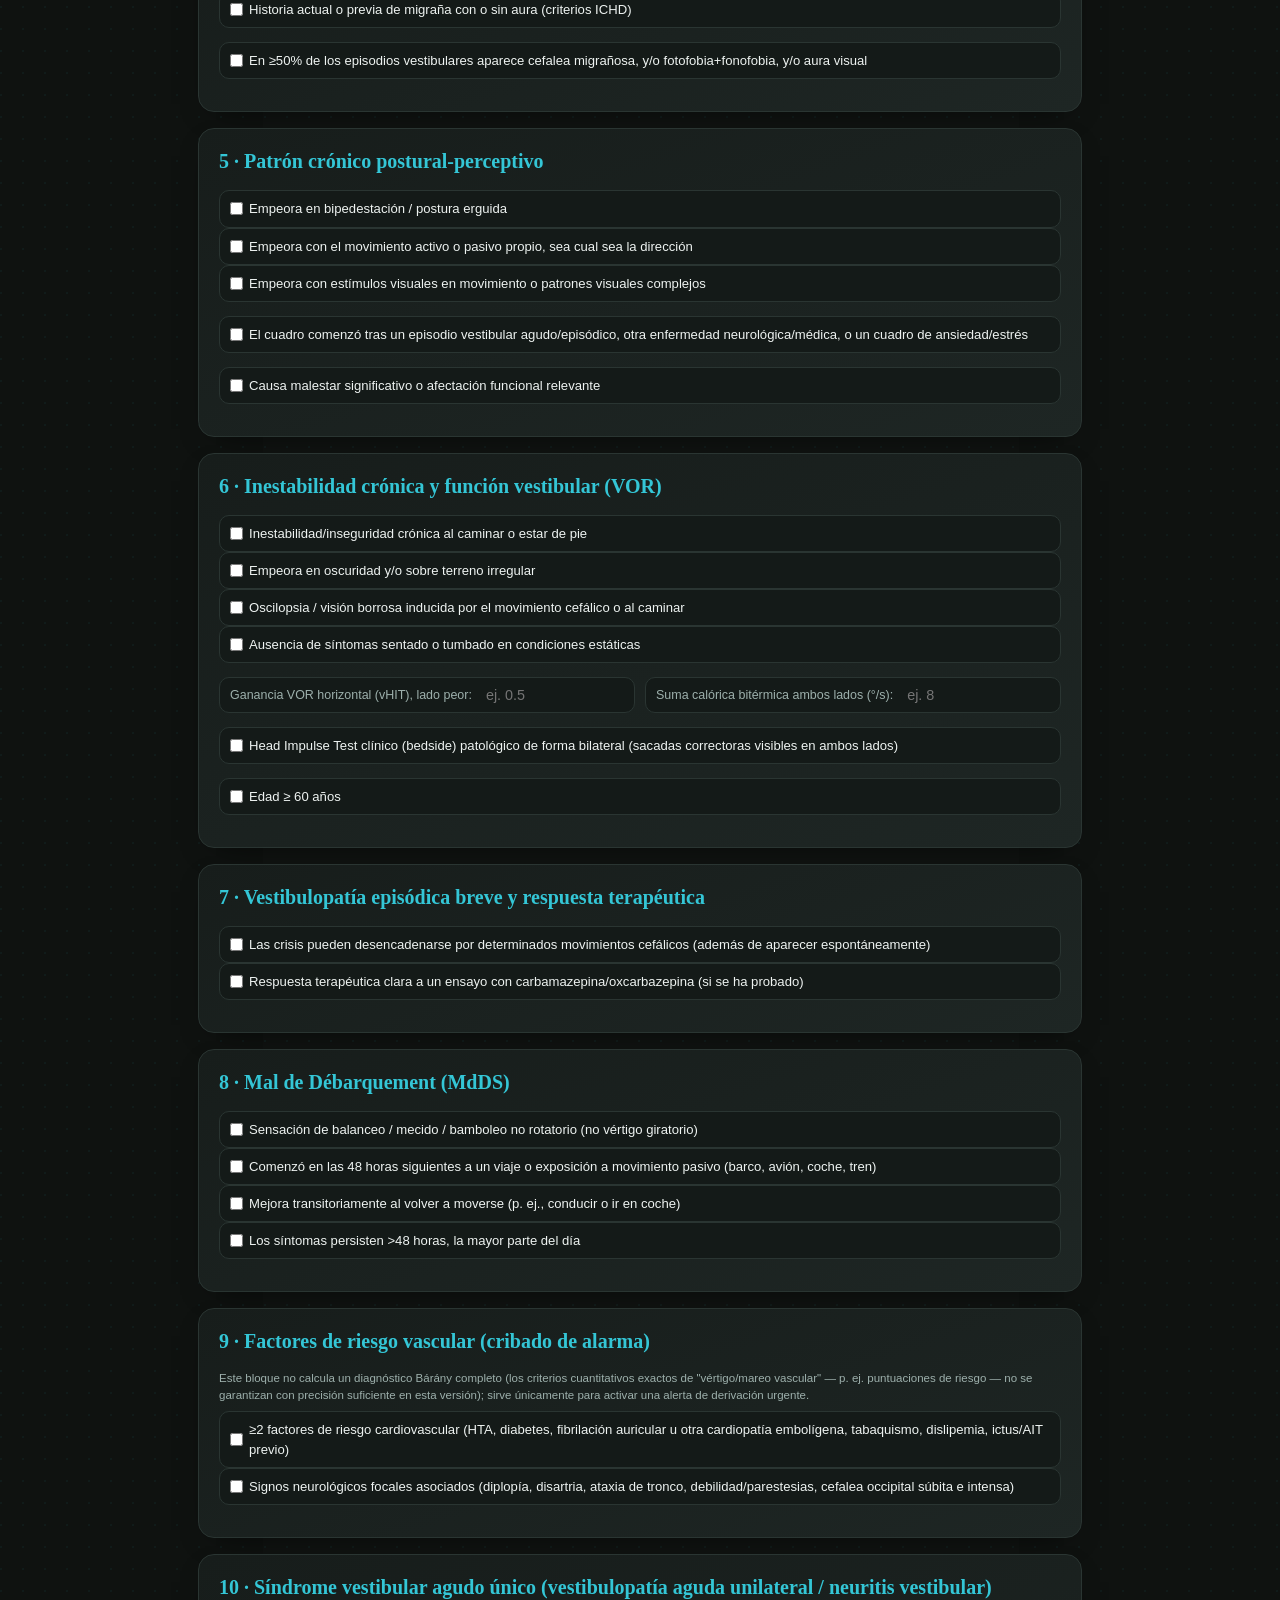
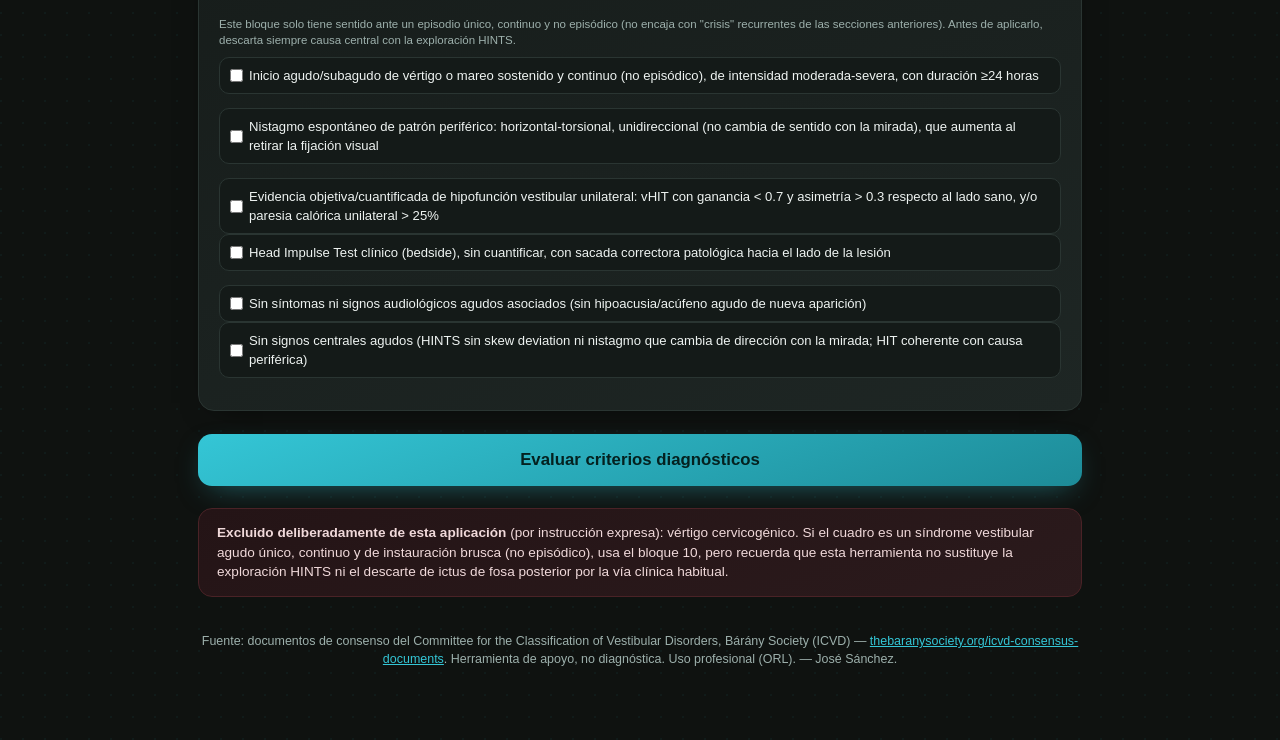
<file: vestibular/index.html>
<!DOCTYPE html>
<html lang="es">
<head>
<meta charset="UTF-8">
<meta name="viewport" content="width=device-width, initial-scale=1.0">
<meta name="robots" content="noindex, nofollow">
<meta name="theme-color" content="#0f1a1c">
<title>Criterios ICVD · Bárány Society — Ayuda diagnóstica vestibular</title>
<style>
:root{
  --bg:#0f1210; --panel:#171d1b; --panel2:#1e2624; --ink:#eef3f1; --muted:#9db0ac;
  --line:#2a3532; --red:#c0392b; --green:#2e8b57; --amber:#b8893b; --teal:#34c6d6; --blue:#4a90c9;
  --serif:"Iowan Old Style","Palatino Linotype",Palatino,Georgia,serif;
  --sans:-apple-system,BlinkMacSystemFont,"Segoe UI",Roboto,Helvetica,Arial,sans-serif;
}
*{box-sizing:border-box;margin:0;padding:0}
html{scroll-behavior:smooth}
body{font-family:var(--sans);background:var(--bg);color:var(--ink);min-height:100dvh;line-height:1.45;
  background-image:radial-gradient(circle at 1px 1px, rgba(52,198,214,.05) 1px, transparent 0);background-size:22px 22px;}
.wrap{max-width:920px;margin:0 auto;padding:5vh 18px 8vh}
header{text-align:center;margin-bottom:1.8rem}
.kicker{font-size:.7rem;letter-spacing:.28em;text-transform:uppercase;color:var(--teal);font-weight:700}
h1{font-family:var(--serif);font-size:clamp(1.8rem,5.5vw,2.6rem);margin:.3em 0 .2em;font-weight:600;letter-spacing:-.01em}
.sub{color:var(--muted);font-size:.95rem;max-width:640px;margin:0 auto}
.disclaimer{background:linear-gradient(160deg,#241c14,#2b2013);border:1px solid #4a3620;border-radius:14px;
  padding:16px 18px;margin:1.6rem 0;font-size:.86rem;color:#e8dcc8}
.disclaimer b{color:var(--amber)}
.disclaimer ul{margin:.5em 0 0 1.1em}
.excl{background:linear-gradient(160deg,#241416,#2b1a1c);border:1px solid #4a2226;border-radius:14px;
  padding:14px 18px;margin:1rem 0;font-size:.85rem;color:#f0d9da}
section.card{background:linear-gradient(160deg,var(--panel),var(--panel2));border:1px solid var(--line);
  border-radius:16px;padding:18px 20px;margin-bottom:16px;box-shadow:0 10px 30px -18px rgba(0,0,0,.8)}
h2.sect{font-family:var(--serif);font-size:1.25rem;margin-bottom:.7em;color:var(--teal)}
.grp{margin-bottom:14px}
.grp label.q{display:block;font-size:.85rem;color:var(--muted);margin-bottom:6px}
.opts{display:flex;flex-wrap:wrap;gap:8px}
.opt{display:flex;align-items:center;gap:6px;background:#141a18;border:1px solid var(--line);border-radius:10px;
  padding:8px 10px;font-size:.82rem;cursor:pointer}
.opt:hover{border-color:var(--teal)}
.opt input{accent-color:var(--teal)}
.row2{display:grid;grid-template-columns:1fr 1fr;gap:10px}
@media(max-width:560px){.row2{grid-template-columns:1fr}}
.numfield{display:flex;align-items:center;gap:8px;background:#141a18;border:1px solid var(--line);border-radius:10px;padding:8px 10px}
.numfield input[type=number]{width:90px;background:transparent;border:none;color:var(--ink);font-size:.9rem}
.numfield input[type=number]:focus{outline:none}
.numfield select{background:transparent;border:none;color:var(--ink);font-size:.85rem}
button#calc{display:block;width:100%;margin:1.4rem 0;padding:16px;border:none;border-radius:14px;
  background:linear-gradient(160deg,var(--teal),#1d8b98);color:#04211f;font-weight:700;font-size:1.05rem;cursor:pointer;
  box-shadow:0 10px 30px -12px rgba(52,198,214,.5)}
button#calc:hover{filter:brightness(1.08)}
#results{margin-top:1.2rem}
.dz{border-radius:16px;border:1px solid var(--line);margin-bottom:14px;overflow:hidden}
.dz-head{display:flex;align-items:center;justify-content:space-between;gap:10px;padding:14px 18px;cursor:pointer;
  background:var(--panel)}
.dz-head h3{font-family:var(--serif);font-size:1.1rem}
.badge{font-size:.68rem;letter-spacing:.06em;text-transform:uppercase;font-weight:700;padding:5px 10px;border-radius:999px;white-space:nowrap}
.badge.definite{background:rgba(46,139,87,.22);color:#7ee0ac;border:1px solid #2e8b57}
.badge.probable{background:rgba(184,137,59,.22);color:#e3b877;border:1px solid var(--amber)}
.badge.no{background:rgba(160,160,160,.12);color:#9db0ac;border:1px solid var(--line)}
.badge.alert{background:rgba(192,57,43,.22);color:#f0a39a;border:1px solid var(--red)}
.dz-body{padding:4px 18px 16px;display:none;font-size:.86rem;background:#141917}
.dz.open .dz-body{display:block}
.crit{display:flex;gap:10px;padding:7px 0;border-bottom:1px dashed var(--line)}
.crit:last-child{border-bottom:none}
.crit .mark{flex:0 0 20px;font-weight:700}
.crit.ok .mark{color:var(--green)}
.crit.bad .mark{color:var(--red)}
.crit.unk .mark{color:var(--amber)}
.cite{margin-top:10px;font-size:.76rem;color:var(--muted);border-top:1px solid var(--line);padding-top:8px}
.cite a{color:var(--teal)}
footer{margin-top:2.2rem;color:var(--muted);font-size:.78rem;text-align:center}
.pill-info{font-size:.72rem;color:var(--muted);margin-top:4px}
.suggest{background:linear-gradient(160deg,#14201f,#182826);border:1px solid #234745;border-radius:16px;
  padding:16px 20px;margin-bottom:16px}
.suggest h3{font-family:var(--serif);font-size:1.1rem;color:var(--teal);margin-bottom:.5em}
.suggest ul{margin:.4em 0 0 1.1em;font-size:.86rem}
.suggest li{margin-bottom:6px}
</style>
</head>
<body>
<div class="wrap">
  <header>
    <div class="kicker">ORL · Ayuda al diagnóstico</div>
    <h1>Criterios ICVD de la Bárány Society</h1>
    <p class="sub">Introduce los datos clínicos del paciente y la aplicación evalúa, criterio por criterio, qué patologías vestibulares crónicas cumplen los criterios diagnósticos de consenso de la Bárány Society (ICVD).</p>
  </header>

  <div class="disclaimer">
    <b>Uso previsto y límites.</b> Esta herramienta es una ayuda de apoyo a la decisión clínica (CDSS), no un sistema de diagnóstico automático. Reproduce, criterio por criterio, los documentos de consenso publicados por el Committee for the Classification of Vestibular Disorders de la Bárány Society (ICVD). El resultado nunca sustituye el juicio clínico del especialista ni la lectura del documento original.
    <ul>
      <li>Todos los criterios de consenso exigen explícitamente <i>"no explicado mejor por otro diagnóstico"</i>: esa exclusión diferencial es responsabilidad tuya y no se puede automatizar.</li>
      <li>Los umbrales numéricos (duraciones, ganancia VOR, nº de crisis) se han transcrito con el máximo cuidado, pero en una tarea de este nivel de exigencia clínica te recomiendo cotejarlos una vez contra el PDF original antes de apoyarte en ellos en decisiones difíciles — el enlace a cada documento está en cada tarjeta de resultado.</li>
      <li>Por instrucción expresa, esta aplicación <b>no incluye</b> el vértigo cervicogénico. La vestibulopatía aguda unilateral (neuritis vestibular) sí está cubierta en el bloque 10, solo para el episodio agudo único — su secuela crónica compensada queda fuera de alcance.</li>
    </ul>
  </div>

  <form id="f">

    <section class="card">
      <h2 class="sect">1 · Perfil temporal de las crisis</h2>
      <div class="grp">
        <label class="q">Duración típica de cada episodio de vértigo/mareo</label>
        <div class="numfield">
          <input type="number" id="durVal" min="0" step="any" placeholder="valor">
          <select id="durUnit">
            <option value="s">segundos</option>
            <option value="min" selected>minutos</option>
            <option value="h">horas</option>
            <option value="d">días</option>
          </select>
        </div>
        <p class="pill-info">Si las crisis duran &lt;1 min, indícalo en segundos o minutos (p. ej. 20 segundos).</p>
      </div>
      <div class="grp">
        <label class="q">Número total de crisis a lo largo de toda la evolución</label>
        <div class="numfield">
          <select id="numAttacks">
            <option value="" selected>— selecciona un rango —</option>
            <option value="0">0 (ninguna crisis clara)</option>
            <option value="1">1 crisis</option>
            <option value="2">2 a 4 crisis</option>
            <option value="5">5 a 9 crisis</option>
            <option value="10">10 o más crisis</option>
          </select>
        </div>
        <p class="pill-info">No hace falta un recuento exacto (es poco fiable preguntarlo tras años de evolución): basta con ubicar al paciente en el rango correcto, que es lo único que distingue los criterios ICVD (migraña vestibular ≥5, Ménière ≥2, paroxismia vestibular ≥10 episodios en toda la historia clínica). El "≥3 meses" es un criterio distinto (cronicidad de un síntoma continuo) que se recoge aparte en la casilla correspondiente de los trastornos crónicos (PPPD, vestibulopatía bilateral, presbivestibulopatía).</p>
      </div>
      <div class="grp">
        <label class="opt"><input type="checkbox" id="chronic3m"> Síntoma (mareo/inestabilidad/vértigo no rotatorio) presente la mayoría de los días, de forma prácticamente continua, durante ≥3 meses</label>
      </div>
      <div class="grp">
        <label class="opt"><input type="checkbox" id="stereotyped"> Las crisis son siempre clínicamente idénticas entre sí (estereotipadas) en este paciente</label>
      </div>
    </section>

    <section class="card">
      <h2 class="sect">2 · Vértigo posicional y nistagmo</h2>
      <div class="grp">
        <label class="opt"><input type="checkbox" id="positional"> Vértigo/mareo posicional al tumbarse, girarse en la cama o extender la cabeza</label>
      </div>
      <div class="grp">
        <label class="q">Patrón de nistagmo posicional observado (Dix-Hallpike / decúbito lateral / roll test en supino)</label>
        <div class="opts">
          <label class="opt"><input type="radio" name="nystagmus" value="torsional_up"> Torsional-vertical hacia arriba (canal posterior)</label>
          <label class="opt"><input type="radio" name="nystagmus" value="horiz_geo"> Horizontal geotrópico cambiante (canal horizontal — canalolitiasis)</label>
          <label class="opt"><input type="radio" name="nystagmus" value="horiz_apo"> Horizontal apogeotrópico cambiante (canal horizontal — cupulolitiasis)</label>
          <label class="opt"><input type="radio" name="nystagmus" value="downbeat_tors"> Vertical hacia abajo ± torsional (canal anterior)</label>
          <label class="opt"><input type="radio" name="nystagmus" value="none" checked> Ninguno / no explorado / atípico</label>
        </div>
      </div>
      <div class="grp">
        <label class="opt"><input type="checkbox" id="latencyFatig"> El nistagmo posicional aparece con latencia de segundos y es fatigable/reversible al incorporarse</label>
      </div>
    </section>

    <section class="card">
      <h2 class="sect">3 · Síntomas auditivos y otológicos</h2>
      <div class="grp">
        <label class="opt"><input type="checkbox" id="auralFluct"> Síntomas auditivos fluctuantes unilaterales (hipoacusia, acúfeno y/o plenitud ótica) en el oído afecto, asociados temporalmente a las crisis</label>
      </div>
      <div class="grp">
        <label class="opt"><input type="checkbox" id="audiometrySNHL"> Hipoacusia neurosensorial de frecuencias baja-media documentada por audiometría en el oído afecto, coincidiendo con un episodio (antes/durante/después)</label>
      </div>
    </section>

    <section class="card">
      <h2 class="sect">4 · Migraña</h2>
      <div class="grp">
        <label class="opt"><input type="checkbox" id="migraineHx"> Historia actual o previa de migraña con o sin aura (criterios ICHD)</label>
      </div>
      <div class="grp">
        <label class="opt"><input type="checkbox" id="migFeatures50"> En ≥50% de los episodios vestibulares aparece cefalea migrañosa, y/o fotofobia+fonofobia, y/o aura visual</label>
      </div>
    </section>

    <section class="card">
      <h2 class="sect">5 · Patrón crónico postural-perceptivo</h2>
      <div class="grp">
        <label class="opt"><input type="checkbox" id="exacUpright"> Empeora en bipedestación / postura erguida</label>
        <label class="opt"><input type="checkbox" id="exacMove"> Empeora con el movimiento activo o pasivo propio, sea cual sea la dirección</label>
        <label class="opt"><input type="checkbox" id="exacVisual"> Empeora con estímulos visuales en movimiento o patrones visuales complejos</label>
      </div>
      <div class="grp">
        <label class="opt"><input type="checkbox" id="precipEvent"> El cuadro comenzó tras un episodio vestibular agudo/episódico, otra enfermedad neurológica/médica, o un cuadro de ansiedad/estrés</label>
      </div>
      <div class="grp">
        <label class="opt"><input type="checkbox" id="distressImpair"> Causa malestar significativo o afectación funcional relevante</label>
      </div>
    </section>

    <section class="card">
      <h2 class="sect">6 · Inestabilidad crónica y función vestibular (VOR)</h2>
      <div class="grp">
        <label class="opt"><input type="checkbox" id="worseWalking"> Inestabilidad/inseguridad crónica al caminar o estar de pie</label>
        <label class="opt"><input type="checkbox" id="worseDark"> Empeora en oscuridad y/o sobre terreno irregular</label>
        <label class="opt"><input type="checkbox" id="oscillopsia"> Oscilopsia / visión borrosa inducida por el movimiento cefálico o al caminar</label>
        <label class="opt"><input type="checkbox" id="noSymptomsStatic"> Ausencia de síntomas sentado o tumbado en condiciones estáticas</label>
      </div>
      <div class="grp row2">
        <div class="numfield"><label style="font-size:.78rem;color:var(--muted);margin-right:6px">Ganancia VOR horizontal (vHIT), lado peor:</label><input type="number" id="vhitGain" min="0" max="2" step="0.01" placeholder="ej. 0.5"></div>
        <div class="numfield"><label style="font-size:.78rem;color:var(--muted);margin-right:6px">Suma calórica bitérmica ambos lados (°/s):</label><input type="number" id="caloricSum" min="0" step="0.1" placeholder="ej. 8"></div>
      </div>
      <div class="grp">
        <label class="opt"><input type="checkbox" id="bedsideHITbilateral"> Head Impulse Test clínico (bedside) patológico de forma bilateral (sacadas correctoras visibles en ambos lados)</label>
      </div>
      <div class="grp">
        <label class="opt"><input type="checkbox" id="age60"> Edad ≥ 60 años</label>
      </div>
    </section>

    <section class="card">
      <h2 class="sect">7 · Vestibulopatía episódica breve y respuesta terapéutica</h2>
      <div class="grp">
        <label class="opt"><input type="checkbox" id="triggeredByHeadMove"> Las crisis pueden desencadenarse por determinados movimientos cefálicos (además de aparecer espontáneamente)</label>
        <label class="opt"><input type="checkbox" id="carbamazepineResponse"> Respuesta terapéutica clara a un ensayo con carbamazepina/oxcarbazepina (si se ha probado)</label>
      </div>
    </section>

    <section class="card">
      <h2 class="sect">8 · Mal de Débarquement (MdDS)</h2>
      <div class="grp">
        <label class="opt"><input type="checkbox" id="rocking"> Sensación de balanceo / mecido / bamboleo no rotatorio (no vértigo giratorio)</label>
        <label class="opt"><input type="checkbox" id="onsetAfterTravel"> Comenzó en las 48 horas siguientes a un viaje o exposición a movimiento pasivo (barco, avión, coche, tren)</label>
        <label class="opt"><input type="checkbox" id="reliefWithMotion"> Mejora transitoriamente al volver a moverse (p. ej., conducir o ir en coche)</label>
        <label class="opt"><input type="checkbox" id="duration48h"> Los síntomas persisten &gt;48 horas, la mayor parte del día</label>
      </div>
    </section>

    <section class="card">
      <h2 class="sect">9 · Factores de riesgo vascular (cribado de alarma)</h2>
      <p class="pill-info" style="margin-bottom:8px">Este bloque no calcula un diagnóstico Bárány completo (los criterios cuantitativos exactos de "vértigo/mareo vascular" — p. ej. puntuaciones de riesgo — no se garantizan con precisión suficiente en esta versión); sirve únicamente para activar una alerta de derivación urgente.</p>
      <div class="grp">
        <label class="opt"><input type="checkbox" id="vascRisk"> ≥2 factores de riesgo cardiovascular (HTA, diabetes, fibrilación auricular u otra cardiopatía embolígena, tabaquismo, dislipemia, ictus/AIT previo)</label>
        <label class="opt"><input type="checkbox" id="focalNeuro"> Signos neurológicos focales asociados (diplopía, disartria, ataxia de tronco, debilidad/parestesias, cefalea occipital súbita e intensa)</label>
      </div>
    </section>

    <section class="card">
      <h2 class="sect">10 · Síndrome vestibular agudo único (vestibulopatía aguda unilateral / neuritis vestibular)</h2>
      <p class="pill-info" style="margin-bottom:8px">Este bloque solo tiene sentido ante un episodio único, continuo y no episódico (no encaja con "crisis" recurrentes de las secciones anteriores). Antes de aplicarlo, descarta siempre causa central con la exploración HINTS.</p>
      <div class="grp">
        <label class="opt"><input type="checkbox" id="auvpDur24h"> Inicio agudo/subagudo de vértigo o mareo sostenido y continuo (no episódico), de intensidad moderada-severa, con duración ≥24 horas</label>
      </div>
      <div class="grp">
        <label class="opt"><input type="checkbox" id="auvpNystPattern"> Nistagmo espontáneo de patrón periférico: horizontal-torsional, unidireccional (no cambia de sentido con la mirada), que aumenta al retirar la fijación visual</label>
      </div>
      <div class="grp">
        <label class="opt"><input type="checkbox" id="auvpVorObjective"> Evidencia objetiva/cuantificada de hipofunción vestibular unilateral: vHIT con ganancia &lt; 0.7 y asimetría &gt; 0.3 respecto al lado sano, y/o paresia calórica unilateral &gt; 25%</label>
        <label class="opt"><input type="checkbox" id="auvpHitBedside"> Head Impulse Test clínico (bedside), sin cuantificar, con sacada correctora patológica hacia el lado de la lesión</label>
      </div>
      <div class="grp">
        <label class="opt"><input type="checkbox" id="auvpNoAudio"> Sin síntomas ni signos audiológicos agudos asociados (sin hipoacusia/acúfeno agudo de nueva aparición)</label>
        <label class="opt"><input type="checkbox" id="auvpNoCentral"> Sin signos centrales agudos (HINTS sin skew deviation ni nistagmo que cambia de dirección con la mirada; HIT coherente con causa periférica)</label>
      </div>
    </section>

    <button type="button" id="calc">Evaluar criterios diagnósticos</button>
  </form>

  <div id="results"></div>

  <div class="excl">
    <b>Excluido deliberadamente de esta aplicación</b> (por instrucción expresa): vértigo cervicogénico. Si el cuadro es un síndrome vestibular agudo único, continuo y de instauración brusca (no episódico), usa el bloque 10, pero recuerda que esta herramienta no sustituye la exploración HINTS ni el descarte de ictus de fosa posterior por la vía clínica habitual.
  </div>

  <footer>
    Fuente: documentos de consenso del Committee for the Classification of Vestibular Disorders, Bárány Society (ICVD) — <a href="https://www.thebaranysociety.org/icvd-consensus-documents/" style="color:var(--teal)">thebaranysociety.org/icvd-consensus-documents</a>. Herramienta de apoyo, no diagnóstica. Uso profesional (ORL). — José Sánchez.
  </footer>
</div>

<script>
function val(id){return document.getElementById(id).value}
function chk(id){return document.getElementById(id).checked}
function num(id){var v=parseFloat(document.getElementById(id).value); return isNaN(v)?null:v}
function nystagmusVal(){var r=document.querySelector('input[name=nystagmus]:checked'); return r?r.value:'none'}

function durationMinutes(){
  var v = num('durVal'); if(v===null) return null;
  var u = val('durUnit');
  if(u==='s') return v/60;
  if(u==='min') return v;
  if(u==='h') return v*60;
  if(u==='d') return v*60*24;
  return null;
}

function C(text, met){ // met: true/false/null(unknown/manual)
  return {text:text, met:met};
}

function evaluate(){
  var dur = durationMinutes();
  var n = num('numAttacks');
  var nyst = nystagmusVal();
  var out = [];

  // ---- Vestibular Migraine (Lempert 2012 / Barany-IHS, actualización literaria 2021) ----
  (function(){
    var critA_def = (n!==null && dur!==null) ? (n>=5 && dur>=5 && dur<=72*60) : null;
    var critB = chk('migraineHx');
    var critC = chk('migFeatures50');
    var critD_manual = null;
    var crits = [
      C('A · ≥5 episodios de síntomas vestibulares de intensidad moderada-severa, de 5 min a 72 h de duración', critA_def),
      C('B · Historia actual o previa de migraña con o sin aura (ICHD)', critB),
      C('C · En ≥50% de los episodios: cefalea migrañosa con ≥2 de (unilateral, pulsátil, intensidad moderada-severa, agravada por actividad física) y/o fotofobia+fonofobia y/o aura visual', critC),
      C('D · No explicado mejor por otro diagnóstico vestibular o de la ICHD (juicio clínico)', critD_manual)
    ];
    var isDefinite = critA_def===true && critB===true && critC===true;
    var probA = (n!==null && dur!==null) ? (n>=5 && dur>=5 && dur<=72*60) : null;
    var isProbable = !isDefinite && probA===true && (critB===true || critC===true);
    out.push({
      id:'vm', name:'Migraña vestibular (VM)',
      status: isDefinite ? 'definite' : (isProbable ? 'probable' : (critA_def===false ? 'no' : 'unk')),
      crits: crits,
      note: isProbable ? 'Cumple el patrón de "migraña vestibular probable" (criterio A + solo uno de B/C).' : '',
      cite:'Lempert T, Olesen J, Furman J, et al. Vestibular migraine: diagnostic criteria. J Vestib Res. 2012;22(4):167-172. Actualización: Lempert et al. J Vestib Res. 2022;32(1):1-6 (literature update 2021, criterios sin cambios).'
    });
  })();

  // ---- Menière's Disease (Lopez-Escamez 2015) ----
  (function(){
    var attacks2plus = n!==null ? n>=2 : null;
    var durDefOK = dur!==null ? (dur>=20 && dur<=12*60) : null;
    var durProbOK = dur!==null ? (dur>=20 && dur<=24*60) : null;
    var B = chk('audiometrySNHL');
    var C_ = chk('auralFluct');
    var crits = [
      C('A · ≥2 episodios espontáneos de vértigo, cada uno de 20 min a 12 h', (attacks2plus!==null&&durDefOK!==null)?(attacks2plus&&durDefOK):null),
      C('B · Hipoacusia neurosensorial de baja-media frecuencia documentada audiométricamente en el oído afecto, en al menos una ocasión antes/durante/después de un episodio', B),
      C('C · Síntomas auditivos fluctuantes (hipoacusia, acúfeno o plenitud) en el oído afecto', C_),
      C('D · No explicado mejor por otro diagnóstico vestibular (juicio clínico)', null)
    ];
    var isDefinite = attacks2plus===true && durDefOK===true && B===true && C_===true;
    var isProbable = !isDefinite && attacks2plus===true && durProbOK===true && C_===true;
    out.push({
      id:'meniere', name:"Enfermedad de Ménière",
      status: isDefinite?'definite':(isProbable?'probable':((attacks2plus===false||durDefOK===false&&durProbOK===false)?'no':'unk')),
      crits: crits,
      note: isProbable?'Cumple "Ménière probable" (episodios de 20 min-24 h + síntomas auditivos fluctuantes, sin audiometría confirmatoria de definite).':'',
      cite:"Lopez-Escamez JA, Carey J, Chung WH, et al. Diagnostic criteria for Menière's disease. J Vestib Res. 2015;25(1):1-7 (Bárány Society / JSER / EAONO / AAO-HNS Equilibrium Committee / Korean Balance Society)."
    });
  })();

  // ---- BPPV (von Brevern 2015) ----
  (function(){
    var durLt1 = dur!==null ? dur<1 : null;
    var posOK = chk('positional');
    // Posterior canal
    (function(){
      var nystOK = nyst==='torsional_up';
      var crits = [
        C('A · Crisis recurrentes de vértigo/mareo posicional al tumbarse o girarse en decúbito', posOK),
        C('B · Duración de cada crisis &lt; 1 minuto', durLt1),
        C('C · Nistagmo posicional torsional-vertical hacia arriba, con latencia de segundos, en Dix-Hallpike/decúbito lateral, fatigable/reversible', nystOK ? chk('latencyFatig') : (nyst==='torsional_up'?null:false)),
        C('D · No explicado mejor por otro diagnóstico (juicio clínico)', null)
      ];
      var isDefinite = posOK===true && durLt1===true && nystOK && chk('latencyFatig')===true;
      var isProbable = !isDefinite && posOK===true && durLt1===true && !nystOK && nyst==='none';
      out.push({id:'bppv_pc', name:'BPPV — canal posterior (canalolitiasis)', status:isDefinite?'definite':(isProbable?'probable':(posOK===false?'no':'unk')), crits:crits,
        note: isProbable?'"BPPV probable de canal posterior": clínica típica pero nistagmo no confirmado/no explorado con el patrón característico.':'',
        cite:'von Brevern M, Bertholon P, Brandt T, et al. Benign paroxysmal positional vertigo: diagnostic criteria. J Vestib Res. 2015;25(3-4):105-117 (Bárány Society).'});
    })();
    // Horizontal canal geotropic
    (function(){
      var nystOK = nyst==='horiz_geo';
      var crits = [
        C('A · Crisis recurrentes de vértigo/mareo posicional al tumbarse, girarse en supino o girar la cabeza', posOK),
        C('B · Nistagmo horizontal geotrópico, cambiante de dirección con el giro cefálico en el roll test en supino, hacia el oído más declive', nystOK),
        C('C · No explicado mejor por otro diagnóstico (juicio clínico)', null)
      ];
      var isDefinite = posOK===true && nystOK;
      out.push({id:'bppv_hc_geo', name:'BPPV — canal horizontal, geotrópico (canalolitiasis)', status:isDefinite?'definite':(posOK===false?'no':'unk'), crits:crits, note:'',
        cite:'von Brevern M, Bertholon P, Brandt T, et al. J Vestib Res. 2015;25(3-4):105-117 (Bárány Society).'});
    })();
    // Horizontal canal apogeotropic
    (function(){
      var nystOK = nyst==='horiz_apo';
      var crits = [
        C('A · Crisis recurrentes de vértigo/mareo posicional al tumbarse, girarse en supino o girar la cabeza', posOK),
        C('B · Nistagmo horizontal apogeotrópico, cambiante de dirección con el giro cefálico en el roll test en supino, hacia el oído menos declive', nystOK),
        C('C · No explicado mejor por otro diagnóstico (juicio clínico)', null)
      ];
      var isDefinite = posOK===true && nystOK;
      out.push({id:'bppv_hc_apo', name:'BPPV — canal horizontal, apogeotrópico (cupulolitiasis)', status:isDefinite?'definite':(posOK===false?'no':'unk'), crits:crits, note:'',
        cite:'von Brevern M, Bertholon P, Brandt T, et al. J Vestib Res. 2015;25(3-4):105-117 (Bárány Society).'});
    })();
  })();

  // ---- PPPD (Staab 2017) ----
  (function(){
    var A = chk('chronic3m');
    var B = (chk('exacUpright') || chk('exacMove') || chk('exacVisual'));
    var Bfull = chk('exacUpright') && chk('exacMove') && chk('exacVisual');
    var Cp = chk('precipEvent');
    var D = chk('distressImpair');
    var crits = [
      C('A · ≥1 síntoma de mareo, inestabilidad o vértigo no rotatorio, presente la mayoría de los días, ≥3 meses', A),
      C('B · Síntomas persistentes exacerbados por bipedestación, movimiento activo/pasivo propio, y estímulos visuales en movimiento/complejos (los 3 factores)', Bfull),
      C('C · Precipitado por un cuadro que causó vértigo/inestabilidad/mareo (síndrome vestibular agudo, episódico o crónico, otra enfermedad neurológica/médica, o distrés psicológico)', Cp),
      C('D · Causa malestar significativo o afectación funcional', D),
      C('E · No explicado mejor por otra enfermedad o trastorno (juicio clínico)', null)
    ];
    var isDefinite = A===true && Bfull===true && Cp===true && D===true;
    out.push({id:'pppd', name:'Mareo postural-perceptivo persistente (PPPD)', status:isDefinite?'definite':(A===false?'no':'unk'), crits:crits, note:'',
      cite:'Staab JP, Eckhardt-Henn A, Horii A, et al. Diagnostic criteria for persistent postural-perceptual dizziness (PPPD). J Vestib Res. 2017;27(4):191-208 (Bárány Society).'});
  })();

  // ---- Bilateral Vestibulopathy (Strupp 2017) ----
  (function(){
    var Acl = chk('worseWalking') && (chk('oscillopsia') || chk('worseDark'));
    var Bstatic = chk('noSymptomsStatic');
    var gain = num('vhitGain');
    var caloric = num('caloricSum');
    var bedsideBil = chk('bedsideHITbilateral');
    var vorDefinite = (gain!==null && gain<0.6) || (caloric!==null && caloric<6);
    var vorProbable = !vorDefinite && ((gain!==null && gain<0.8) || bedsideBil===true);
    var crits = [
      C('A · Síndrome vestibular crónico con inestabilidad al caminar/estar de pie, más oscilopsia inducida por movimiento y/o empeoramiento en oscuridad/terreno irregular', Acl),
      C('B · Ausencia de síntomas sentado/tumbado en condiciones estáticas', Bstatic),
      C('C(definite) · Ganancia VOR angular horizontal bilateral &lt; 0.6 (vHIT/bobina escleral) y/o respuesta calórica bitérmica bilateral (suma) &lt; 6°/s', vorDefinite),
      C('C(probable) · Ganancia VOR horizontal bilateral &lt; 0.8, y/o HIT clínico patológico bilateral', vorProbable),
      C('D · No explicado mejor por otra enfermedad (juicio clínico)', null)
    ];
    var isDefinite = Acl===true && Bstatic===true && vorDefinite===true;
    var isProbable = !isDefinite && Acl===true && Bstatic===true && vorProbable===true;
    out.push({id:'bvp', name:'Vestibulopatía bilateral (BVP)', status:isDefinite?'definite':(isProbable?'probable':(Acl===false?'no':'unk')), crits:crits, note:'',
      cite:'Strupp M, Kim JS, Murofushi T, et al. Bilateral vestibulopathy: diagnostic criteria. J Vestib Res. 2017;27(4):177-189 (Bárány Society).'});
  })();

  // ---- Vestibular Paroxysmia (Strupp 2016) ----
  (function(){
    var durLt1 = dur!==null ? dur<1 : null;
    var durLt5 = dur!==null ? dur<5 : null;
    var n10 = n!==null ? n>=10 : null;
    var n5 = n!==null ? n>=5 : null;
    var stereo = chk('stereotyped');
    var triggered = chk('triggeredByHeadMove');
    var response = chk('carbamazepineResponse');
    var crits = [
      C('A(definite) · ≥10 crisis de vértigo giratorio o no giratorio', n10),
      C('B(definite) · Duración &lt; 1 minuto', durLt1),
      C('C · Síntomas estereotipados en ese paciente', stereo),
      C('D(definite) · Respuesta a tratamiento de prueba con carbamazepina/oxcarbazepina', response),
      C('E · No explicado mejor por otro diagnóstico (juicio clínico)', null)
    ];
    var isDefinite = n10===true && durLt1===true && stereo===true && response===true;
    var isProbable = !isDefinite && n5===true && durLt5===true && stereo===true;
    out.push({id:'vp', name:'Paroxismia vestibular', status:isDefinite?'definite':(isProbable?'probable':((n5===false||durLt5===false)?'no':'unk')), crits:crits,
      note: isProbable?'"Paroxismia vestibular probable": ≥5 crisis, &lt;5 min, estereotipadas, con o sin desencadenante posicional cefálico, sin confirmar aún respuesta terapéutica.':'',
      cite:'Strupp M, Lopez-Escamez JA, Kim JS, et al. Vestibular paroxysmia: diagnostic criteria. J Vestib Res. 2016;26(5-6):409-415 (Bárány Society).'});
  })();

  // ---- Presbyvestibulopathy (Agrawal 2019) ----
  (function(){
    var A = chk('worseWalking') || chk('worseDark');
    var age = chk('age60');
    var gain = num('vhitGain');
    var caloric = num('caloricSum');
    var mildBVestib = (gain!==null && gain>=0.6 && gain<0.8) || (caloric!==null && caloric>=6 && caloric<25);
    var crits = [
      C('A · Síntomas vestibulares crónicos: inestabilidad, alteración de la marcha y/o caídas', A),
      C('B · Hipofunción vestibular bilateral leve: ganancia VOR horizontal (vHIT) 0.6-0.8, y/o suma calórica bitérmica 6-25°/s', mildBVestib),
      C('C · Edad ≥ 60 años', age),
      C('D · No explicado mejor por otra enfermedad vestibular (juicio clínico)', null)
    ];
    var isDefinite = A===true && mildBVestib===true && age===true;
    out.push({id:'presby', name:'Presbivestibulopatía', status:isDefinite?'definite':(age===false?'no':'unk'), crits:crits, note:'',
      cite:'Agrawal Y, van de Berg R, Wuyts F, et al. Presbyvestibulopathy: diagnostic criteria. J Vestib Res. 2019;29(4):161-170 (Bárány Society).'});
  })();

  // ---- Mal de Débarquement Syndrome (Cha 2020) ----
  (function(){
    var rocking = chk('rocking');
    var onset = chk('onsetAfterTravel');
    var relief = chk('reliefWithMotion');
    var dur48 = chk('duration48h');
    var crits = [
      C('A · Sensación de balanceo/mecido/bamboleo no rotatorio, presente de forma continua o casi todo el día', rocking),
      C('B · Inicio en las 48 h siguientes al cese de exposición a movimiento pasivo (barco/avión/coche/tren) [subtipo clásico]', onset),
      C('C · Mejora transitoria de los síntomas al volver a exponerse a movimiento pasivo (p. ej. conducir)', relief),
      C('D · Duración &gt; 48 horas', dur48),
      C('E · No explicado mejor por otro diagnóstico (juicio clínico)', null)
    ];
    var isDefinite = rocking===true && onset===true && relief===true && dur48===true;
    var isProbable = !isDefinite && rocking===true && dur48===true && (relief===true || onset===true);
    out.push({id:'mdds', name:'Mal de Débarquement (MdDS)', status:isDefinite?'definite':(isProbable?'probable':(rocking===false?'no':'unk')), crits:crits,
      note: isProbable?'Cuadro compatible con MdDS pero sin cumplir el patrón clásico completo (p. ej. inicio no ligado a viaje = subtipo "other-onset"/espontáneo, descrito pero menos caracterizado).':'',
      cite:'Cha YH, Baloh RW, Cho C, et al. Mal de debarquement syndrome diagnostic criteria. J Vestib Res. 2020;30(5):285-293 (Bárány Society).'});
  })();

  // ---- Acute unilateral vestibulopathy / vestibular neuritis (Strupp 2022) ----
  (function(){
    var dur24h = chk('auvpDur24h');
    var nyst = chk('auvpNystPattern');
    var vorObjective = chk('auvpVorObjective');
    var hitBedside = chk('auvpHitBedside');
    var noAudio = chk('auvpNoAudio');
    var noCentral = chk('auvpNoCentral');
    var crits = [
      C('A · Inicio agudo/subagudo de vértigo sostenido y continuo (no episódico), moderado-severo, ≥24 horas', dur24h),
      C('B · Nistagmo espontáneo de patrón periférico: horizontal-torsional, unidireccional, aumentado sin fijación visual', nyst),
      C('C(definite) · Evidencia objetiva/cuantificada de hipofunción VOR unilateral (vHIT &lt; 0.7 con asimetría &gt; 0.3, y/o paresia calórica &gt; 25%)', vorObjective),
      C('C(probable) · HIT clínico (bedside) patológico unilateral, sin cuantificar', hitBedside),
      C('D · Sin síntomas/signos audiológicos agudos asociados', noAudio),
      C('E · Sin signos centrales agudos (HINTS: sin skew, sin nistagmo que cambia de dirección)', noCentral),
      C('F · No explicado mejor por otro diagnóstico (juicio clínico)', null)
    ];
    var ruledOut = dur24h===false || noCentral===false || noAudio===false;
    var isDefinite = dur24h===true && nyst===true && vorObjective===true && noAudio===true && noCentral===true;
    var isProbable = !isDefinite && dur24h===true && nyst===true && (vorObjective===true || hitBedside===true) && noAudio===true && noCentral===true;
    out.push({id:'auvp', name:'Vestibulopatía aguda unilateral (neuritis vestibular)', status:isDefinite?'definite':(isProbable?'probable':(ruledOut?'no':'unk')), crits:crits,
      note:'Aplicable solo a un síndrome vestibular agudo único y continuo (no a crisis recurrentes). Antes de asumir este diagnóstico, descarta siempre causa central mediante la exploración HINTS y valora neuroimagen si hay cualquier duda.',
      cite:'Strupp M, Bisdorff A, Furman J, et al. Acute unilateral vestibulopathy/vestibular neuritis: diagnostic criteria. J Vestib Res. 2022;32(5):389-406 (Bárány Society).'});
  })();

  // ---- Vascular alert (screening only, not full ICVD criteria) ----
  (function(){
    var risk = chk('vascRisk');
    var focal = chk('focalNeuro');
    var crits = [
      C('Factores de riesgo vascular relevantes (≥2)', risk),
      C('Signos neurológicos focales acompañantes', focal)
    ];
    var alert = risk===true || focal===true;
    out.push({id:'vasc', name:'Alerta — posible causa vascular', status: alert?'alert':'no', crits:crits,
      note:'Módulo de cribado, no un cálculo completo de los criterios ICVD de "vértigo/mareo vascular" (que incluyen escalas de riesgo y hallazgos de neuroimagen no evaluables aquí). Si se marca la alerta: valora estudio neurovascular urgente/preferente y RM con difusión antes de asumir un diagnóstico vestibular periférico crónico.',
      cite:'Kim HA, Bisdorff A, Bronstein AM, et al. Vascular vertigo and dizziness: diagnostic criteria. J Vestib Res. 2022;32(3):205-222 (Bárány Society).'});
  })();

  render(out);
}

function badgeLabel(status){
  return {definite:'Cumple criterios · definite', probable:'Cumple criterios · probable', no:'No cumple', unk:'Datos insuficientes', alert:'⚠ Alerta vascular'}[status];
}

function buildNextSteps(){
  var items = [];
  if(num('durVal')===null) items.push('Precisar la duración típica de las crisis (segundos/minutos/horas) — es el dato que más discrimina entre patologías y aún no está registrado.');
  if(document.getElementById('numAttacks').value==='') items.push('Ubicar al paciente en un rango de nº de crisis a lo largo de la evolución (0 / 1 / 2-4 / 5-9 / ≥10) — sin este dato no se puede aplicar ningún criterio de recuento.');
  if(num('vhitGain')===null && num('caloricSum')===null) items.push('Completar vHIT (ganancia VOR horizontal) y/o pruebas calóricas bitérmicas si aún no se han realizado — sin ellas no se puede valorar vestibulopatía bilateral ni presbivestibulopatía.');
  items.push('Valorar RM craneal con contraste (fosa posterior / ángulo pontocerebeloso / conducto auditivo interno) si el cuadro es atípico, progresivo, refractario o no encaja con ninguna entidad de esta lista — para descartar causa estructural central (p. ej. schwannoma vestibular, lesión de fosa posterior, esclerosis múltiple).');
  items.push('Si ya se dispone de VNG/calóricas, revisar patrones no capturados en este formulario: paresia canalicular unilateral aguda (valorar bloque 10, vestibulopatía aguda unilateral/neuritis, si el cuadro es un episodio único continuo), preponderancia direccional, o hallazgos de nistagmo central (vertical puro, no suprimible con fijación visual, rebote) — orientan a una causa distinta de las cubiertas aquí.');
  items.push('Ninguna de las entidades de esta app ha quedado activada: valora también diagnósticos fuera de su alcance — vértigo cervicogénico, causa otológica no vestibular (p. ej. otosclerosis), fármacos ototóxicos/vestibulotóxicos, secuela crónica compensada de una neuritis vestibular previa, o un origen psiquiátrico/funcional primario — y la lectura directa de los documentos ICVD originales ante un cuadro atípico.');
  return items;
}

function render(list){
  var order = {definite:0, probable:1, alert:2, unk:3, no:4};
  list.sort(function(a,b){return order[a.status]-order[b.status]});
  var noSignal = list.every(function(d){return d.status==='no'||d.status==='unk'});
  var html = '';
  if(noSignal){
    html += '<div class="suggest"><h3>Sin patrón claro por ahora — próximos pasos sugeridos</h3><ul>';
    buildNextSteps().forEach(function(t){ html += '<li>'+t+'</li>'; });
    html += '</ul></div>';
  }
  list.forEach(function(d){
    html += '<div class="dz'+(d.status==='definite'||d.status==='probable'||d.status==='alert'?' open':'')+'">';
    html += '<div class="dz-head" onclick="this.parentElement.classList.toggle(\'open\')"><h3>'+d.name+'</h3><span class="badge '+d.status+'">'+badgeLabel(d.status)+'</span></div>';
    html += '<div class="dz-body">';
    d.crits.forEach(function(c){
      var cls = c.met===true?'ok':(c.met===false?'bad':'unk');
      var mk = c.met===true?'✓':(c.met===false?'✗':'?');
      html += '<div class="crit '+cls+'"><span class="mark">'+mk+'</span><span>'+c.text+'</span></div>';
    });
    if(d.note) html += '<p class="pill-info" style="margin-top:8px">'+d.note+'</p>';
    html += '<p class="cite">'+d.cite+'</p>';
    html += '</div></div>';
  });
  document.getElementById('results').innerHTML = html;
  document.getElementById('results').scrollIntoView({behavior:'smooth', block:'start'});
}

document.getElementById('calc').addEventListener('click', evaluate);
</script>
</body>
</html>
</file>
<file: english/css/style.css>
/* ── Design tokens ── */
:root {
  --bg:            #f1f5f9;
  --surface:       #ffffff;
  --sidebar-bg:    #0f172a;
  --sidebar-text:  #94a3b8;
  --sidebar-hover: #1e293b;
  --sidebar-active:#3b82f6;

  --accent:        #3b82f6;
  --accent-hover:  #2563eb;
  --accent-light:  #eff6ff;
  --success:       #16a34a;
  --success-light: #f0fdf4;
  --error:         #dc2626;
  --error-light:   #fef2f2;
  --warning:       #d97706;
  --warning-light: #fffbeb;

  --text-1: #0f172a;
  --text-2: #475569;
  --text-3: #94a3b8;
  --border: #e2e8f0;

  --r-sm:  6px;
  --r:     10px;
  --r-lg:  16px;

  --shadow-sm: 0 1px 2px rgba(0,0,0,.05);
  --shadow:    0 1px 3px rgba(0,0,0,.1), 0 1px 2px rgba(0,0,0,.06);
  --shadow-md: 0 4px 12px rgba(0,0,0,.08);

  --sidebar-w: 230px;
  --transition: 0.18s ease;
}

/* ── Reset ── */
*, *::before, *::after { box-sizing: border-box; margin: 0; padding: 0; }
html, body { height: 100%; }
body { font-family: system-ui, -apple-system, sans-serif; background: var(--bg); color: var(--text-1); line-height: 1.6; }
button { cursor: pointer; border: none; background: none; font: inherit; }
input { font: inherit; }

/* ── Layout ── */
.layout { display: flex; height: 100vh; overflow: hidden; }

/* ── Sidebar ── */
.sidebar {
  width: var(--sidebar-w);
  background: var(--sidebar-bg);
  display: flex;
  flex-direction: column;
  flex-shrink: 0;
  padding: 0 0 24px;
}

.sidebar-logo {
  display: flex;
  align-items: center;
  gap: 10px;
  padding: 24px 20px 20px;
  border-bottom: 1px solid rgba(255,255,255,.07);
  margin-bottom: 12px;
}
.logo-icon  { font-size: 22px; }
.logo-text  { color: #fff; font-weight: 700; font-size: 16px; letter-spacing: -.3px; }

.sidebar-nav { display: flex; flex-direction: column; gap: 2px; padding: 0 12px; flex: 1; }

.nav-btn {
  display: flex;
  align-items: center;
  gap: 10px;
  padding: 10px 12px;
  border-radius: var(--r-sm);
  color: var(--sidebar-text);
  font-size: 14px;
  font-weight: 500;
  transition: background var(--transition), color var(--transition);
  text-align: left;
  width: 100%;
}
.nav-btn:hover  { background: var(--sidebar-hover); color: #e2e8f0; }
.nav-btn.active { background: var(--sidebar-active); color: #fff; }
.nav-icon { font-size: 16px; width: 20px; text-align: center; }

.sidebar-streak {
  display: flex;
  align-items: center;
  gap: 6px;
  padding: 12px 20px 0;
  color: var(--sidebar-text);
  font-size: 13px;
  border-top: 1px solid rgba(255,255,255,.07);
  margin-top: 12px;
}
.streak-flame { font-size: 18px; }
#sidebar-streak { color: #fff; font-weight: 700; font-size: 15px; }
.streak-label   { color: var(--sidebar-text); }

/* ── Main content ── */
.main-content {
  flex: 1;
  overflow-y: auto;
  padding: 32px 40px;
  min-width: 0;
}

.section { display: none; }
.section.active { display: block; }

/* ── Section header ── */
.section-header {
  display: flex;
  align-items: flex-start;
  justify-content: space-between;
  margin-bottom: 28px;
  flex-wrap: wrap;
  gap: 12px;
}
.section-header h1 { font-size: 26px; font-weight: 700; color: var(--text-1); letter-spacing: -.5px; }
.section-subtitle  { color: var(--text-2); font-size: 14px; margin-top: 2px; }
.section-subheading {
  font-size: 15px;
  font-weight: 600;
  color: var(--text-2);
  margin: 28px 0 14px;
  text-transform: uppercase;
  letter-spacing: .5px;
}

/* ── Stats row ── */
.stats-row {
  display: grid;
  grid-template-columns: repeat(3, 1fr);
  gap: 16px;
  margin-bottom: 4px;
}
.stat-card {
  background: var(--surface);
  border-radius: var(--r-lg);
  padding: 20px 24px;
  box-shadow: var(--shadow);
  border: 1px solid var(--border);
}
.stat-value { font-size: 32px; font-weight: 800; color: var(--accent); letter-spacing: -1px; }
.stat-label { font-size: 13px; color: var(--text-2); margin-top: 2px; }

/* ── Module cards ── */
.module-cards { display: flex; flex-direction: column; gap: 12px; }
.module-card {
  background: var(--surface);
  border-radius: var(--r-lg);
  padding: 18px 20px;
  display: flex;
  align-items: center;
  gap: 16px;
  box-shadow: var(--shadow);
  border: 1px solid var(--border);
  cursor: pointer;
  transition: box-shadow var(--transition), transform var(--transition);
}
.module-card:hover { box-shadow: var(--shadow-md); transform: translateY(-1px); }
.module-card-icon  { font-size: 26px; width: 40px; text-align: center; flex-shrink: 0; }
.module-card-info  { flex: 1; }
.module-card-title { font-weight: 600; font-size: 15px; }
.module-card-sub   { font-size: 13px; color: var(--text-2); margin-top: 2px; }
.module-card-stat  {
  font-size: 14px;
  font-weight: 700;
  color: var(--accent);
  background: var(--accent-light);
  padding: 4px 12px;
  border-radius: 20px;
  flex-shrink: 0;
}

/* ── Activity list ── */
.activity-list { display: flex; flex-direction: column; gap: 8px; }
.activity-item {
  background: var(--surface);
  border-radius: var(--r);
  padding: 12px 16px;
  display: flex;
  align-items: center;
  gap: 12px;
  border: 1px solid var(--border);
  font-size: 14px;
}
.activity-dot {
  width: 10px; height: 10px;
  border-radius: 50%;
  flex-shrink: 0;
}
.activity-dot.correct { background: var(--success); }
.activity-dot.wrong   { background: var(--error); }
.activity-time { color: var(--text-3); font-size: 12px; margin-left: auto; }

.empty-state { color: var(--text-3); font-size: 14px; padding: 20px 0; }

/* ── Progress bar ── */
.progress-label { font-size: 14px; color: var(--text-2); font-weight: 500; }
.progress-bar-wrap { margin-bottom: 24px; }
.progress-bar-track {
  height: 6px;
  background: var(--border);
  border-radius: 99px;
  overflow: hidden;
}
.progress-bar-fill {
  height: 100%;
  background: var(--accent);
  border-radius: 99px;
  transition: width 0.3s ease;
}

/* ── Cards / surfaces ── */
.card {
  background: var(--surface);
  border-radius: var(--r-lg);
  padding: 28px 32px;
  box-shadow: var(--shadow);
  border: 1px solid var(--border);
}

/* ── Level badge ── */
.level-badge {
  display: inline-block;
  padding: 3px 10px;
  border-radius: 20px;
  font-size: 12px;
  font-weight: 600;
  letter-spacing: .3px;
}
.level-A2 { background: #dcfce7; color: #166534; }
.level-B1 { background: #dbeafe; color: #1e40af; }
.level-B2 { background: #fef3c7; color: #92400e; }

/* ── Grammar module ── */
.grammar-card { max-width: 680px; }

.exercise-meta {
  display: flex;
  align-items: center;
  gap: 10px;
  margin-bottom: 20px;
}
.exercise-topic { font-size: 13px; color: var(--text-2); font-weight: 500; }

.exercise-question {
  font-size: 20px;
  font-weight: 600;
  color: var(--text-1);
  margin-bottom: 24px;
  line-height: 1.4;
}

.mc-options { display: flex; flex-direction: column; gap: 10px; margin-bottom: 24px; }
.mc-option {
  background: var(--bg);
  border: 2px solid var(--border);
  border-radius: var(--r);
  padding: 14px 18px;
  font-size: 15px;
  text-align: left;
  transition: border-color var(--transition), background var(--transition);
  width: 100%;
}
.mc-option:hover:not(:disabled) { border-color: var(--accent); background: var(--accent-light); }
.mc-option.selected             { border-color: var(--accent); background: var(--accent-light); }
.mc-option.correct              { border-color: var(--success); background: var(--success-light); color: var(--success); }
.mc-option.wrong                { border-color: var(--error); background: var(--error-light); color: var(--error); }
.mc-option:disabled             { cursor: default; }

.fill-blank-wrap {
  display: flex;
  align-items: center;
  gap: 10px;
  flex-wrap: wrap;
  font-size: 18px;
  margin-bottom: 24px;
  padding: 16px 20px;
  background: var(--bg);
  border-radius: var(--r);
}
.fill-blank-input {
  border: 2px solid var(--accent);
  border-radius: var(--r-sm);
  padding: 6px 12px;
  font-size: 17px;
  width: 160px;
  outline: none;
  text-align: center;
  background: var(--surface);
  transition: border-color var(--transition);
}
.fill-blank-input:focus   { border-color: var(--accent-hover); box-shadow: 0 0 0 3px rgba(59,130,246,.15); }
.fill-blank-input.correct { border-color: var(--success); background: var(--success-light); color: var(--success); }
.fill-blank-input.wrong   { border-color: var(--error); background: var(--error-light); color: var(--error); }

.hint-text { font-size: 13px; color: var(--text-3); font-style: italic; margin-bottom: 16px; }

.explanation-box {
  border-radius: var(--r);
  padding: 14px 16px;
  font-size: 14px;
  margin-bottom: 20px;
  line-height: 1.6;
}
.explanation-box.correct { background: var(--success-light); color: #14532d; border-left: 4px solid var(--success); }
.explanation-box.wrong   { background: var(--error-light);   color: #7f1d1d; border-left: 4px solid var(--error); }

/* ── Buttons ── */
.btn {
  display: inline-flex;
  align-items: center;
  gap: 8px;
  padding: 11px 22px;
  border-radius: var(--r);
  font-size: 15px;
  font-weight: 600;
  transition: background var(--transition), transform var(--transition);
}
.btn-primary   { background: var(--accent); color: #fff; }
.btn-primary:hover   { background: var(--accent-hover); transform: translateY(-1px); }
.btn-primary:disabled { background: var(--border); color: var(--text-3); cursor: default; transform: none; }
.btn-secondary { background: var(--bg); color: var(--text-1); border: 1px solid var(--border); }
.btn-secondary:hover { background: var(--border); }
.btn-ghost     { color: var(--accent); font-weight: 600; padding: 8px 0; font-size: 14px; }
.btn-ghost:hover { text-decoration: underline; }

.btn-row { display: flex; gap: 12px; align-items: center; flex-wrap: wrap; }

/* ── Score screen ── */
.score-screen { text-align: center; padding: 40px 20px; max-width: 480px; margin: 0 auto; }
.score-circle {
  width: 120px; height: 120px;
  border-radius: 50%;
  background: var(--accent-light);
  border: 4px solid var(--accent);
  display: flex;
  flex-direction: column;
  align-items: center;
  justify-content: center;
  margin: 0 auto 24px;
}
.score-circle .big-num { font-size: 36px; font-weight: 800; color: var(--accent); line-height: 1; }
.score-circle .small-txt { font-size: 12px; color: var(--text-2); }
.score-screen h2 { font-size: 24px; font-weight: 700; margin-bottom: 8px; }
.score-screen p  { color: var(--text-2); margin-bottom: 28px; }

/* ── Reading module ── */
.reading-list { display: flex; flex-direction: column; gap: 14px; }
.reading-card {
  background: var(--surface);
  border-radius: var(--r-lg);
  padding: 20px 24px;
  display: flex;
  align-items: center;
  gap: 16px;
  border: 1px solid var(--border);
  box-shadow: var(--shadow);
  cursor: pointer;
  transition: box-shadow var(--transition), transform var(--transition);
}
.reading-card:hover { box-shadow: var(--shadow-md); transform: translateY(-1px); }
.reading-card-info { flex: 1; }
.reading-card-title { font-weight: 600; font-size: 16px; margin-bottom: 4px; }
.reading-card-meta  { display: flex; align-items: center; gap: 10px; font-size: 13px; color: var(--text-2); }
.read-time { color: var(--text-3); }

.reading-view-header {
  display: flex;
  align-items: center;
  gap: 16px;
  margin-bottom: 24px;
  flex-wrap: wrap;
}
.reading-view-header h1 { font-size: 22px; font-weight: 700; flex: 1; }

.reading-passage {
  background: var(--surface);
  border-radius: var(--r-lg);
  padding: 28px 32px;
  border: 1px solid var(--border);
  box-shadow: var(--shadow);
  font-size: 16px;
  line-height: 1.8;
  color: var(--text-1);
  margin-bottom: 24px;
  white-space: pre-wrap;
}

.vocab-word {
  background: #fef3c7;
  border-radius: 3px;
  padding: 1px 3px;
  cursor: help;
  position: relative;
  border-bottom: 1px dashed #d97706;
}
.vocab-tooltip {
  visibility: hidden;
  opacity: 0;
  position: absolute;
  bottom: calc(100% + 8px);
  left: 50%;
  transform: translateX(-50%);
  background: var(--text-1);
  color: #fff;
  font-size: 13px;
  padding: 6px 10px;
  border-radius: var(--r-sm);
  white-space: nowrap;
  z-index: 10;
  pointer-events: none;
  transition: opacity .15s;
  max-width: 220px;
  white-space: normal;
  text-align: center;
}
.vocab-word:hover .vocab-tooltip { visibility: visible; opacity: 1; }

.vocab-legend {
  display: flex;
  flex-wrap: wrap;
  gap: 8px;
  margin-bottom: 24px;
}
.vocab-tag {
  background: #fef3c7;
  border: 1px solid #fde68a;
  border-radius: 20px;
  padding: 4px 12px;
  font-size: 12px;
  cursor: help;
  position: relative;
}

.questions-section { margin-top: 8px; }
.questions-section h2 { font-size: 18px; font-weight: 700; margin-bottom: 16px; }

.question-block { margin-bottom: 24px; }
.question-text { font-size: 15px; font-weight: 600; margin-bottom: 10px; color: var(--text-1); }

.q-options { display: flex; flex-direction: column; gap: 8px; }
.q-option {
  background: var(--bg);
  border: 2px solid var(--border);
  border-radius: var(--r-sm);
  padding: 10px 14px;
  font-size: 14px;
  text-align: left;
  transition: border-color .15s, background .15s;
}
.q-option:hover:not(:disabled)   { border-color: var(--accent); background: var(--accent-light); }
.q-option.selected  { border-color: var(--accent); background: var(--accent-light); }
.q-option.correct   { border-color: var(--success); background: var(--success-light); color: var(--success); }
.q-option.wrong     { border-color: var(--error); background: var(--error-light); color: var(--error); }
.q-option:disabled  { cursor: default; }

/* ── Listening module ── */
.listening-list { display: flex; flex-direction: column; gap: 14px; }
.listening-card {
  background: var(--surface);
  border-radius: var(--r-lg);
  padding: 20px 24px;
  display: flex;
  align-items: center;
  gap: 16px;
  border: 1px solid var(--border);
  box-shadow: var(--shadow);
  cursor: pointer;
  transition: box-shadow var(--transition), transform var(--transition);
}
.listening-card:hover { box-shadow: var(--shadow-md); transform: translateY(-1px); }
.listening-card-info { flex: 1; }
.listening-card-title { font-weight: 600; font-size: 16px; margin-bottom: 4px; }
.listening-card-meta  { display: flex; align-items: center; gap: 10px; font-size: 13px; color: var(--text-2); }

.type-badge {
  font-size: 11px;
  font-weight: 600;
  text-transform: uppercase;
  letter-spacing: .5px;
  padding: 3px 8px;
  border-radius: 20px;
  background: #e0e7ff;
  color: #3730a3;
}

.tts-controls {
  background: var(--surface);
  border-radius: var(--r-lg);
  padding: 20px 24px;
  border: 1px solid var(--border);
  box-shadow: var(--shadow);
  display: flex;
  align-items: center;
  gap: 16px;
  flex-wrap: wrap;
  margin-bottom: 20px;
}
.tts-controls p { font-size: 14px; color: var(--text-2); flex: 1; }

.btn-play {
  display: flex;
  align-items: center;
  gap: 8px;
  background: var(--accent);
  color: #fff;
  border-radius: var(--r);
  padding: 10px 18px;
  font-size: 14px;
  font-weight: 600;
  flex-shrink: 0;
  transition: background var(--transition);
}
.btn-play:hover    { background: var(--accent-hover); }
.btn-play.playing  { background: #7c3aed; }
.btn-play.playing::before { content: "⏸ "; }

.speed-select {
  border: 1px solid var(--border);
  border-radius: var(--r-sm);
  padding: 6px 10px;
  font-size: 13px;
  background: var(--bg);
  color: var(--text-1);
  outline: none;
}

.gap-fill-text {
  background: var(--surface);
  border-radius: var(--r-lg);
  padding: 24px 28px;
  border: 1px solid var(--border);
  box-shadow: var(--shadow);
  font-size: 16px;
  line-height: 2.2;
  margin-bottom: 20px;
}
.gap-input {
  border: 2px solid var(--accent);
  border-radius: var(--r-sm);
  padding: 3px 10px;
  font-size: 15px;
  width: 130px;
  outline: none;
  text-align: center;
  background: var(--accent-light);
  transition: border-color .15s, background .15s;
  vertical-align: middle;
  margin: 0 4px;
}
.gap-input:focus   { border-color: var(--accent-hover); box-shadow: 0 0 0 3px rgba(59,130,246,.15); }
.gap-input.correct { border-color: var(--success); background: var(--success-light); color: var(--success); }
.gap-input.wrong   { border-color: var(--error); background: var(--error-light); color: var(--error); }
.gap-input:disabled { cursor: default; }

.dictation-area {
  width: 100%;
  min-height: 140px;
  border: 2px solid var(--border);
  border-radius: var(--r-lg);
  padding: 16px 20px;
  font-size: 15px;
  line-height: 1.7;
  resize: vertical;
  outline: none;
  background: var(--surface);
  transition: border-color .15s;
  margin-bottom: 20px;
  color: var(--text-1);
}
.dictation-area:focus { border-color: var(--accent); box-shadow: 0 0 0 3px rgba(59,130,246,.15); }

.dictation-result {
  border-radius: var(--r-lg);
  padding: 20px 24px;
  margin-bottom: 20px;
  border: 1px solid var(--border);
  background: var(--surface);
}
.dictation-result h3 { font-size: 16px; margin-bottom: 12px; }
.diff-word           { padding: 1px 3px; border-radius: 3px; }
.diff-word.ok        { }
.diff-word.miss      { background: var(--error-light); color: var(--error); text-decoration: line-through; }
.diff-word.extra     { background: #fef3c7; color: var(--warning); }

.instructions-box {
  background: var(--accent-light);
  border-radius: var(--r);
  padding: 12px 16px;
  font-size: 14px;
  color: #1e40af;
  margin-bottom: 20px;
  border-left: 4px solid var(--accent);
}

/* ── Sidebar level + bottom ── */
.sidebar-level {
  display: flex;
  justify-content: center;
  padding: 4px 12px 12px;
  border-bottom: 1px solid rgba(255,255,255,.07);
  margin-bottom: 4px;
}
.sidebar-bottom {
  display: flex;
  flex-direction: column;
  gap: 4px;
  padding: 0 12px;
  margin-top: auto;
}

/* ── Assessment overlay ── */
.assessment-overlay {
  position: fixed; inset: 0;
  background: linear-gradient(135deg, #0f172a 0%, #1e293b 100%);
  z-index: 1000;
  display: flex;
  align-items: center;
  justify-content: center;
  padding: 20px;
}
.assessment-overlay.hidden { display: none; }

.assess-card {
  background: var(--surface);
  border-radius: var(--r-lg);
  padding: 40px 48px;
  max-width: 580px;
  width: 100%;
  text-align: center;
  box-shadow: 0 25px 50px rgba(0,0,0,.4);
}
.assess-card--question { text-align: left; }
.assess-card--result   { text-align: center; }

.assess-hero   { font-size: 56px; margin-bottom: 16px; }
.assess-title  { font-size: 28px; font-weight: 800; margin-bottom: 12px; }
.assess-subtitle {
  color: var(--text-2); font-size: 16px; line-height: 1.6; margin-bottom: 24px;
}
.assess-levels {
  display: flex; gap: 8px; justify-content: center;
  flex-wrap: wrap; margin-bottom: 32px;
}
.assess-level-chip {
  padding: 5px 14px; border-radius: 20px;
  font-size: 14px; font-weight: 700;
}
.assess-start-btn { width: 100%; justify-content: center; padding: 14px; font-size: 16px; }

.assess-progress-wrap {
  display: flex; align-items: center; gap: 12px; margin-bottom: 28px;
}
.assess-progress-track {
  flex: 1; height: 6px; background: var(--border); border-radius: 99px; overflow: hidden;
}
.assess-progress-fill {
  height: 100%; background: var(--accent); border-radius: 99px; transition: width .3s;
}
.assess-counter { font-size: 13px; color: var(--text-3); flex-shrink: 0; }

.assess-question { font-size: 20px; font-weight: 600; margin-bottom: 22px; line-height: 1.4; }

.assess-options { display: flex; flex-direction: column; gap: 10px; margin-bottom: 24px; }
.assess-option {
  background: var(--bg);
  border: 2px solid var(--border);
  border-radius: var(--r);
  padding: 12px 16px;
  font-size: 15px; text-align: left;
  display: flex; align-items: center; gap: 12px;
  transition: border-color .15s, background .15s;
}
.assess-option:hover    { border-color: var(--accent); background: var(--accent-light); }
.assess-option.selected { border-color: var(--accent); background: var(--accent-light); }
.assess-opt-letter {
  width: 28px; height: 28px; border-radius: 50%;
  background: var(--border); display: flex; align-items: center; justify-content: center;
  font-size: 12px; font-weight: 700; flex-shrink: 0;
}
.assess-option.selected .assess-opt-letter { background: var(--accent); color: #fff; }
.assess-next-btn { width: 100%; justify-content: center; }

.assess-result-label { font-size: 14px; color: var(--text-3); text-transform: uppercase; letter-spacing: .5px; margin-bottom: 12px; }
.assess-result-badge {
  display: inline-flex; align-items: center; justify-content: center;
  width: 90px; height: 90px; border-radius: 50%;
  font-size: 28px; font-weight: 900; margin: 0 auto 16px;
}
.assess-result-title { font-size: 22px; font-weight: 700; margin-bottom: 10px; }
.assess-result-desc  { color: var(--text-2); font-size: 15px; line-height: 1.6; margin-bottom: 24px; }
.assess-score-row {
  display: flex; gap: 24px; justify-content: center; margin-bottom: 28px;
}
.assess-score-item  { text-align: center; }
.assess-score-num   { font-size: 28px; font-weight: 800; color: var(--accent); }
.assess-score-lbl   { font-size: 12px; color: var(--text-3); margin-top: 2px; }

/* ── Daily task ── */
.daily-level-badge {
  font-size: 14px; font-weight: 600; align-self: center;
  padding: 6px 14px;
}

.daily-tasks { display: flex; flex-direction: column; gap: 14px; margin-bottom: 24px; }

.daily-task-card {
  background: var(--surface);
  border-radius: var(--r-lg);
  padding: 20px 24px;
  border: 2px solid var(--border);
  box-shadow: var(--shadow);
  display: flex;
  align-items: center;
  gap: 16px;
  transition: border-color .2s;
}
.daily-task-card.task-done { border-color: var(--success); background: var(--success-light); }

.task-icon  { font-size: 28px; flex-shrink: 0; width: 40px; text-align: center; }
.task-info  { flex: 1; }
.task-title { font-weight: 600; font-size: 16px; display: flex; align-items: center; gap: 8px; }
.task-meta  { font-size: 13px; color: var(--text-2); margin-top: 3px; display: flex; align-items: center; gap: 6px; }
.task-btn   { flex-shrink: 0; }

.task-done-badge {
  background: var(--success);
  color: #fff;
  font-size: 12px;
  font-weight: 700;
  padding: 2px 8px;
  border-radius: 20px;
}

.daily-footer {
  background: var(--surface);
  border-radius: var(--r-lg);
  padding: 16px 20px;
  border: 1px solid var(--border);
}
.daily-progress-row {
  display: flex; justify-content: space-between; align-items: center;
  margin-bottom: 8px;
}
.daily-progress-label { font-size: 14px; font-weight: 600; color: var(--text-1); }
.daily-timer-label    { font-size: 14px; color: var(--text-2); font-variant-numeric: tabular-nums; }

.complete-banner {
  background: linear-gradient(135deg, #16a34a, #15803d);
  color: #fff;
  border-radius: var(--r-lg);
  padding: 18px 24px;
  font-size: 16px;
  font-weight: 600;
  margin-bottom: 20px;
  text-align: center;
}

/* ── Responsive ── */
@media (max-width: 700px) {
  :root { --sidebar-w: 64px; }
  .logo-text, .sidebar-streak, .nav-btn span:last-child, .streak-label { display: none; }
  .nav-btn { justify-content: center; }
  .main-content { padding: 20px 16px; }
  .stats-row { grid-template-columns: 1fr; }
  .reading-passage { padding: 18px 16px; }
  .card { padding: 20px 18px; }
}
</file>
<file: gym-jose/assets/css/styles.css>
/* ==========================================================================
   Gym José — estilos. Móvil primero, oscuro por defecto, toques grandes.
   ========================================================================== */

:root {
  --bg:        #16140f;
  --bg-2:      #1e1b14;
  --surface:   #26221a;
  --surface-2: #2f2a20;
  --line:      #3a3327;
  --ink:       #f3ece0;
  --ink-dim:   #b8ad99;
  --muted:     #8a8069;
  --gold:      #b8893b;
  --gold-soft: #d0a758;
  --green:     #6ea67f;
  --red:       #d9704f;
  --blue:      #6f97c9;

  --meso-1: #6ea67f;
  --meso-2: #d0a758;
  --meso-3: #d9704f;

  --radius:    16px;
  --radius-sm: 10px;
  --tap:       52px;
  --header-h:  60px;
  --nav-h:     64px;

  --shadow: 0 6px 24px rgba(0, 0, 0, 0.35);

  --safe-top:    env(safe-area-inset-top, 0px);
  --safe-bottom: env(safe-area-inset-bottom, 0px);
}

* { box-sizing: border-box; }

html, body {
  margin: 0;
  padding: 0;
  background: var(--bg);
  color: var(--ink);
  font-family: system-ui, -apple-system, "Segoe UI", Roboto, sans-serif;
  font-size: 17px;
  line-height: 1.45;
  -webkit-text-size-adjust: 100%;
  overscroll-behavior-y: none;
}

body { min-height: 100dvh; }

h1, h2, h3 { margin: 0; font-weight: 700; letter-spacing: -0.01em; }
p { margin: 0 0 0.6em; }
button { font-family: inherit; }

.boot { padding: 3rem 1.25rem; text-align: center; color: var(--muted); }

/* ---------- Layout shell ---------- */
.app { min-height: 100dvh; }

.app-header {
  position: sticky;
  top: 0;
  z-index: 20;
  height: calc(var(--header-h) + var(--safe-top));
  padding-top: var(--safe-top);
  display: flex;
  align-items: center;
  justify-content: space-between;
  gap: 0.75rem;
  padding-left: 1rem;
  padding-right: 0.5rem;
  background: linear-gradient(180deg, var(--bg-2), rgba(30, 27, 20, 0.92));
  backdrop-filter: blur(8px);
  border-bottom: 1px solid var(--line);
}
.app-header__brand { display: flex; align-items: center; gap: 0.6rem; }
.app-header__logo { font-size: 1.5rem; }
.app-header__title { font-size: 1.2rem; }
.app-header__sub { font-size: 0.72rem; color: var(--muted); text-transform: uppercase; letter-spacing: 0.06em; }

.view-root {
  padding: 1rem 1rem calc(var(--nav-h) + var(--safe-bottom) + 1.5rem);
  max-width: 720px;
  margin: 0 auto;
}
.view-head { margin-bottom: 0.75rem; }
.view-head h1 { font-size: 1.5rem; }
.view-body { margin-top: 0.5rem; }

/* ---------- Bottom navigation ---------- */
.bottom-nav {
  position: fixed;
  bottom: 0; left: 0; right: 0;
  z-index: 30;
  height: calc(var(--nav-h) + var(--safe-bottom));
  padding-bottom: var(--safe-bottom);
  display: grid;
  grid-template-columns: repeat(4, 1fr);
  background: var(--bg-2);
  border-top: 1px solid var(--line);
}
.nav-btn {
  display: flex;
  flex-direction: column;
  align-items: center;
  justify-content: center;
  gap: 2px;
  border: none;
  background: none;
  color: var(--muted);
  cursor: pointer;
  transition: color 0.15s;
}
.nav-btn__icon { font-size: 1.35rem; line-height: 1; filter: grayscale(0.4) opacity(0.7); }
.nav-btn__label { font-size: 0.7rem; font-weight: 600; }
.nav-btn.is-active { color: var(--gold-soft); }
.nav-btn.is-active .nav-btn__icon { filter: none; }

/* ---------- Buttons ---------- */
.btn {
  min-height: var(--tap);
  padding: 0 1.1rem;
  border-radius: var(--radius-sm);
  border: 1px solid var(--line);
  background: var(--surface);
  color: var(--ink);
  font-size: 1rem;
  font-weight: 600;
  cursor: pointer;
  display: inline-flex;
  align-items: center;
  justify-content: center;
  gap: 0.5rem;
  transition: transform 0.08s, background 0.15s, border-color 0.15s;
}
.btn:active { transform: scale(0.97); }
.btn--block { display: flex; width: 100%; }
.btn--primary { background: var(--gold); border-color: var(--gold); color: #17130a; }
.btn--primary:active { background: var(--gold-soft); }
.btn--ghost { background: var(--surface); }
.btn--danger { background: transparent; border-color: var(--red); color: var(--red); }
.btn--sm { min-height: 40px; font-size: 0.9rem; padding: 0 0.8rem; }
.btn--lg { min-height: 56px; font-size: 1.05rem; font-weight: 800; }
.btn--xs { min-height: 34px; font-size: 0.82rem; padding: 0 0.7rem; }

.icon-btn {
  min-width: 44px; min-height: 44px;
  border: none; background: none; color: var(--ink-dim);
  font-size: 1.15rem; cursor: pointer; border-radius: 10px;
  display: inline-flex; align-items: center; justify-content: center;
}
.icon-btn:active { background: var(--surface-2); }
.icon-btn--lg { font-size: 1.6rem; min-width: 48px; min-height: 48px; }

.chip-btn {
  min-height: 40px; padding: 0 0.7rem;
  border-radius: 999px; border: 1px solid var(--line);
  background: var(--surface-2); color: var(--ink);
  font-weight: 700; cursor: pointer;
}
.chip-btn--stop { border-color: var(--red); color: var(--red); }

.row-actions { display: flex; gap: 0.6rem; margin-top: 0.4rem; }
.row-actions .btn { flex: 1; }

/* ---------- Segmented control ---------- */
.segmented {
  display: flex; gap: 4px; padding: 4px;
  background: var(--bg-2); border: 1px solid var(--line);
  border-radius: 999px; margin-bottom: 1rem;
}
.segmented--sm { margin: 0.5rem 0; }
.seg {
  flex: 1; min-height: 42px; border: none; border-radius: 999px;
  background: none; color: var(--ink-dim); font-weight: 600; font-size: 0.92rem;
  cursor: pointer; transition: background 0.15s, color 0.15s;
}
.seg.is-active { background: var(--gold); color: #17130a; }

/* ---------- Cards & lists ---------- */
.stack { display: flex; flex-direction: column; gap: 0.6rem; }
.group-head {
  margin: 1.4rem 0 0.6rem;
  font-size: 0.8rem; text-transform: uppercase; letter-spacing: 0.08em;
  color: var(--muted); font-weight: 700;
}

.card {
  background: var(--surface);
  border: 1px solid var(--line);
  border-radius: var(--radius);
  padding: 1rem;
  box-shadow: var(--shadow);
}
.card + .card { margin-top: 0.6rem; }
.card__head { display: flex; align-items: flex-start; justify-content: space-between; gap: 0.6rem; }
.card__title { font-size: 1.05rem; font-weight: 700; }
.card__meta { font-size: 0.85rem; color: var(--ink-dim); margin-top: 0.15rem; }
.card__note { font-size: 0.85rem; color: var(--muted); margin-top: 0.4rem; }
.card__actions { display: flex; gap: 0.4rem; }

.card-item {
  display: flex; align-items: center; justify-content: space-between; gap: 0.6rem;
  background: var(--surface); border: 1px solid var(--line);
  border-radius: var(--radius-sm); padding: 0.75rem 0.9rem;
}
.card-item__ico { font-size: 1.5rem; line-height: 1; flex: 0 0 auto; }
.card-item__body { min-width: 0; flex: 1; }
.card-item__title { font-weight: 700; }
.card-item__meta { font-size: 0.82rem; color: var(--ink-dim); }
.card-item__note { font-size: 0.82rem; color: var(--muted); margin-top: 0.2rem; }
.card-item__actions { display: flex; gap: 0.35rem; align-items: center; flex-wrap: wrap; justify-content: flex-end; }

/* ---------- Chips ---------- */
.chip {
  display: inline-flex; align-items: center; gap: 0.25rem;
  padding: 0.15rem 0.55rem; border-radius: 999px;
  font-size: 0.72rem; font-weight: 700;
  background: var(--surface-2); color: var(--ink-dim); border: 1px solid var(--line);
}
.chip--pr { background: rgba(184, 137, 59, 0.18); color: var(--gold-soft); border-color: var(--gold); }
.chip--zone { background: var(--bg-2); }
.chip--cardio { background: rgba(110, 166, 127, 0.18); color: var(--green); border-color: var(--green); }

/* ---------- Forms ---------- */
.form { display: flex; flex-direction: column; gap: 0.9rem; }
.field { display: flex; flex-direction: column; gap: 0.35rem; }
.field__label { font-size: 0.85rem; font-weight: 600; color: var(--ink-dim); }
.field__err { font-size: 0.78rem; color: var(--red); min-height: 0; }
.field.has-err input, .field.has-err textarea, .field.has-err select { border-color: var(--red); }

input, textarea, select {
  width: 100%;
  min-height: var(--tap);
  padding: 0.6rem 0.8rem;
  background: var(--bg-2);
  border: 1px solid var(--line);
  border-radius: var(--radius-sm);
  color: var(--ink);
  font-size: 1rem;
  font-family: inherit;
}
textarea { min-height: 84px; resize: vertical; line-height: 1.4; }
input:focus, textarea:focus, select:focus { outline: 2px solid var(--gold); outline-offset: 1px; border-color: var(--gold); }
select {
  appearance: none;
  background-image: url("data:image/svg+xml;utf8,<svg xmlns='http://www.w3.org/2000/svg' width='12' height='8' viewBox='0 0 12 8'><path fill='%238a8069' d='M1 1l5 5 5-5'/></svg>");
  background-repeat: no-repeat;
  background-position: right 0.9rem center;
  padding-right: 2.2rem;
}
.field-row { display: flex; gap: 0.6rem; }
.field-row > * { flex: 1; }
.field--check { flex-direction: row; align-items: center; gap: 0.6rem; }
.field--check input { width: auto; min-height: 0; }
.ghost-hint { font-size: 0.82rem; color: var(--gold-soft); background: var(--bg-2); border-radius: var(--radius-sm); padding: 0.5rem 0.7rem; margin: 0; }
.is-ghost { color: var(--muted); font-style: italic; }
.quick-tools { display: flex; align-items: center; gap: 0.5rem; flex-wrap: wrap; }
.rest-input { width: 4.5rem; min-height: 40px; text-align: center; padding: 0.4rem; }
.body-grid { display: grid; grid-template-columns: repeat(2, 1fr); gap: 0.7rem; }

/* ---------- Modal ---------- */
.overlay {
  position: fixed; inset: 0; z-index: 50;
  background: rgba(0, 0, 0, 0);
  display: flex; align-items: flex-end; justify-content: center;
  transition: background 0.2s ease;
}
.overlay.is-in { background: rgba(0, 0, 0, 0.55); backdrop-filter: blur(2px); }
.modal {
  width: 100%; max-width: 560px;
  max-height: 92dvh; overflow-y: auto;
  background: var(--surface);
  border: 1px solid var(--line);
  border-radius: var(--radius) var(--radius) 0 0;
  padding: 1.1rem 1.1rem calc(1.1rem + var(--safe-bottom));
  box-shadow: 0 -10px 40px rgba(0, 0, 0, 0.5);
  transform: translateY(16px); opacity: 0.4;
  transition: transform 0.22s ease, opacity 0.22s ease;
}
.overlay.is-in .modal { transform: none; opacity: 1; }
.modal__head { display: flex; align-items: center; justify-content: space-between; margin-bottom: 0.9rem; }
.modal__head h2 { font-size: 1.15rem; }
.confirm { display: flex; flex-direction: column; gap: 1rem; }

/* ---------- Toast ---------- */
#toast-host {
  position: fixed; left: 50%; transform: translateX(-50%);
  bottom: calc(var(--nav-h) + var(--safe-bottom) + 12px);
  z-index: 60; display: flex; flex-direction: column; gap: 0.4rem; align-items: center;
  pointer-events: none;
}
.toast {
  padding: 0.6rem 1rem; border-radius: 999px;
  background: var(--surface-2); color: var(--ink);
  border: 1px solid var(--line); box-shadow: var(--shadow);
  font-size: 0.9rem; font-weight: 600;
  transform: translateY(8px); opacity: 0;
  transition: transform 0.2s ease, opacity 0.2s ease;
}
.toast.is-in { transform: none; opacity: 1; }
.toast--ok { border-color: var(--green); }
.toast--warn { border-color: var(--red); }

/* ---------- Stats / dashboard ---------- */
.stat-grid { display: grid; grid-template-columns: repeat(2, 1fr); gap: 0.6rem; }
.stat-grid--2 { grid-template-columns: repeat(2, 1fr); }
.stat {
  background: var(--surface); border: 1px solid var(--line);
  border-radius: var(--radius); padding: 0.9rem;
  display: flex; flex-direction: column; gap: 0.2rem;
}
.stat__value { font-size: 1.5rem; font-weight: 800; letter-spacing: -0.02em; }
.stat__label { font-size: 0.78rem; color: var(--muted); }
.stat--gold .stat__value { color: var(--gold-soft); }
.stat--green .stat__value { color: var(--green); }

/* ---------- Volume bars ---------- */
.vol-row { padding: 0.5rem 0; }
.vol-row__head { display: flex; justify-content: space-between; align-items: baseline; margin-bottom: 0.3rem; font-size: 0.92rem; }
.vol-bar { height: 10px; background: var(--bg-2); border-radius: 999px; overflow: hidden; }
.vol-bar__fill { height: 100%; background: linear-gradient(90deg, var(--gold), var(--gold-soft)); border-radius: 999px; transition: width 0.3s; }

/* ---------- Chart ---------- */
.chart { width: 100%; background: var(--surface); border: 1px solid var(--line); border-radius: var(--radius); padding: 0.6rem; }
.chart__svg { width: 100%; height: auto; display: block; }
.chart__grid { stroke: var(--line); stroke-width: 1; }
.chart__axis { fill: var(--muted); font-size: 10px; }
.chart__line { fill: none; stroke: var(--gold-soft); stroke-width: 2.5; stroke-linejoin: round; stroke-linecap: round; }
.chart__dot { fill: var(--gold); }

/* ---------- Plan 12 semanas ---------- */
.plan-banner {
  background: linear-gradient(135deg, var(--surface), var(--bg-2));
  border: 1px solid var(--line); border-radius: var(--radius);
  padding: 1rem; margin-bottom: 1rem;
}
.plan-banner.meso-bg-1 { border-left: 4px solid var(--meso-1); }
.plan-banner.meso-bg-2 { border-left: 4px solid var(--meso-2); }
.plan-banner.meso-bg-3 { border-left: 4px solid var(--meso-3); }
.plan-banner__top { display: flex; justify-content: space-between; align-items: baseline; gap: 0.5rem; }
.plan-banner__meso { font-size: 0.8rem; color: var(--gold-soft); font-weight: 700; text-transform: uppercase; letter-spacing: 0.05em; }
.plan-banner__pct { font-size: 1.6rem; font-weight: 800; }
.plan-banner__week { font-size: 1.05rem; font-weight: 700; margin-top: 0.3rem; }
.plan-banner__sub { font-size: 0.85rem; color: var(--muted); }
.progress-bar { height: 12px; background: var(--bg-2); border-radius: 999px; overflow: hidden; margin-top: 0.6rem; }
.progress-bar__fill { height: 100%; background: linear-gradient(90deg, var(--meso-1), var(--gold-soft)); transition: width 0.4s; }

.week-nav { display: flex; gap: 0.4rem; overflow-x: auto; padding: 0.3rem 0 0.8rem; -webkit-overflow-scrolling: touch; scrollbar-width: none; }
.week-nav::-webkit-scrollbar { display: none; }
.week-pill {
  flex: 0 0 auto; min-width: 48px; min-height: 48px; padding: 0 0.4rem;
  border-radius: 12px; border: 1px solid var(--line); background: var(--surface);
  color: var(--ink-dim); font-weight: 700; cursor: pointer;
  display: flex; flex-direction: column; align-items: center; justify-content: center; gap: 1px;
}
.week-pill small { font-size: 0.6rem; font-weight: 600; opacity: 0.75; }
.week-pill.is-active { background: var(--gold); color: #17130a; border-color: var(--gold); }
.week-pill.is-done { border-color: var(--green); }
.week-pill.meso-1 { box-shadow: inset 0 -3px 0 var(--meso-1); }
.week-pill.meso-2 { box-shadow: inset 0 -3px 0 var(--meso-2); }
.week-pill.meso-3 { box-shadow: inset 0 -3px 0 var(--meso-3); }

.plan-day { background: var(--surface); border: 1px solid var(--line); border-radius: var(--radius); padding: 1rem; margin-bottom: 0.7rem; }
.plan-day.is-done { border-color: var(--green); }
.plan-day--rest { opacity: 0.7; }
.plan-day__head { display: flex; align-items: center; justify-content: space-between; gap: 0.6rem; margin-bottom: 0.4rem; }
.plan-day__title { font-weight: 700; }
.plan-day__focus { font-size: 0.8rem; color: var(--muted); }
.plan-day__note { font-size: 0.82rem; color: var(--ink-dim); margin: 0.3rem 0 0.5rem; }
.plan-ex-list { display: flex; flex-direction: column; }
.plan-ex { display: grid; grid-template-columns: 1fr auto auto; gap: 0.5rem; align-items: baseline; padding: 0.4rem 0; border-top: 1px solid var(--line); font-size: 0.9rem; }
.plan-ex:first-child { border-top: none; }
.plan-ex__name { font-weight: 600; }
.plan-ex__scheme { color: var(--gold-soft); font-weight: 700; white-space: nowrap; }
.plan-ex__rest { color: var(--muted); font-size: 0.78rem; white-space: nowrap; }
.plan-final { margin-top: 0.8rem; text-align: center; }
.check-btn {
  min-width: 44px; min-height: 44px; padding: 0 0.9rem;
  border-radius: 999px; border: 1px solid var(--line); background: var(--surface);
  color: var(--ink); font-weight: 700; font-size: 0.85rem; cursor: pointer;
}
.check-btn.is-done { background: var(--green); border-color: var(--green); color: #10130f; }

.ex-row { display: flex; justify-content: space-between; align-items: center; gap: 0.6rem; padding: 0.45rem 0; border-top: 1px solid var(--line); font-size: 0.92rem; }
.ex-row:first-of-type { border-top: none; }
.ex-row__prescr { color: var(--gold-soft); font-weight: 700; white-space: nowrap; }
.ex-row__name { flex: 1; font-weight: 600; }
.ex-row__nums { display: flex; gap: 0.4rem; align-items: center; }
.ex-row__nums input { width: 4.4rem; min-height: 40px; text-align: center; padding: 0.4rem; }

/* ---------- Rest timer ---------- */
.rest-timer {
  position: fixed; right: 14px; bottom: calc(var(--nav-h) + var(--safe-bottom) + 16px);
  z-index: 55; display: none; flex-direction: column; align-items: center; gap: 0.5rem;
}
.rest-timer.is-on { display: flex; }
.rest-timer__ring {
  width: 96px; height: 96px; border-radius: 50%;
  display: flex; align-items: center; justify-content: center;
  background:
    radial-gradient(closest-side, var(--surface) 78%, transparent 79%),
    conic-gradient(var(--gold-soft) calc(var(--pct) * 1%), var(--line) 0);
  border: 1px solid var(--line); box-shadow: var(--shadow);
}
.rest-timer__time { font-size: 1.35rem; font-weight: 800; }
.rest-timer__ctrls { display: flex; gap: 0.35rem; }

/* ---------- Plate calculator ---------- */
.plate-result { margin-top: 0.4rem; }
.plate-label { font-size: 0.8rem; color: var(--muted); text-transform: uppercase; letter-spacing: 0.06em; margin-bottom: 0.5rem; font-weight: 700; }
.plate-disks { display: flex; flex-wrap: wrap; gap: 0.4rem; margin-bottom: 0.6rem; }
.disk {
  min-width: 44px; height: 44px; padding: 0 0.5rem;
  display: inline-flex; align-items: center; justify-content: center;
  border-radius: 8px; font-weight: 800;
  background: var(--gold); color: #17130a; border: 2px solid var(--gold-soft);
}
.plate-sum { font-size: 0.95rem; font-weight: 600; }

/* ---------- Misc ---------- */
.muted { color: var(--muted); }
.small { font-size: 0.82rem; }
.empty { color: var(--muted); text-align: center; padding: 2rem 1rem; }
.ghost { opacity: 0.5; }
.fatal { padding: 2rem 1.25rem; text-align: center; }
.fatal h2 { margin-bottom: 0.6rem; }

.pill-tag { display: inline-block; padding: 0.1rem 0.5rem; border-radius: 999px; font-size: 0.72rem; font-weight: 700; background: var(--surface-2); color: var(--ink-dim); }
</file>
<file: gym-nicole/assets/css/styles.css>
/* ==========================================================================
   Gym Nicole — estilos. Móvil primero, oscuro por defecto, toques grandes.
   ========================================================================== */

:root {
  --bg:        #17121c;
  --bg-2:      #201826;
  --surface:   #291f31;
  --surface-2: #33273d;
  --line:      #3d3049;
  --ink:       #f2ecf5;
  --ink-dim:   #b6a9c4;
  --muted:     #8a7d99;
  /* Acento primario = morado (mantiene el nombre --gold por compatibilidad de estilos) */
  --gold:      #8b5cf6;
  --gold-soft: #a78bfa;
  --green:     #5cc98f;
  --red:       #e0554f;
  --blue:      #6f97c9;

  --meso-1: #a78bfa;
  --meso-2: #e0554f;
  --meso-3: #8b5cf6;

  --radius:    16px;
  --radius-sm: 10px;
  --tap:       52px;
  --header-h:  60px;
  --nav-h:     64px;

  --shadow: 0 6px 24px rgba(0, 0, 0, 0.35);

  --safe-top:    env(safe-area-inset-top, 0px);
  --safe-bottom: env(safe-area-inset-bottom, 0px);
}

* { box-sizing: border-box; }

html, body {
  margin: 0;
  padding: 0;
  background: var(--bg);
  color: var(--ink);
  font-family: system-ui, -apple-system, "Segoe UI", Roboto, sans-serif;
  font-size: 17px;
  line-height: 1.45;
  -webkit-text-size-adjust: 100%;
  overscroll-behavior-y: none;
}

body { min-height: 100dvh; }

h1, h2, h3 { margin: 0; font-weight: 700; letter-spacing: -0.01em; }
p { margin: 0 0 0.6em; }
button { font-family: inherit; }

.boot { padding: 3rem 1.25rem; text-align: center; color: var(--muted); }

/* ---------- Layout shell ---------- */
.app { min-height: 100dvh; }

.app-header {
  position: sticky;
  top: 0;
  z-index: 20;
  height: calc(var(--header-h) + var(--safe-top));
  padding-top: var(--safe-top);
  display: flex;
  align-items: center;
  justify-content: space-between;
  gap: 0.75rem;
  padding-left: 1rem;
  padding-right: 0.5rem;
  background: linear-gradient(180deg, var(--bg-2), rgba(30, 27, 20, 0.92));
  backdrop-filter: blur(8px);
  border-bottom: 1px solid var(--line);
}
.app-header__brand { display: flex; align-items: center; gap: 0.6rem; }
.app-header__logo { font-size: 1.5rem; }
.app-header__title { font-size: 1.2rem; }
.app-header__sub { font-size: 0.72rem; color: var(--muted); text-transform: uppercase; letter-spacing: 0.06em; }

.view-root {
  padding: 1rem 1rem calc(var(--nav-h) + var(--safe-bottom) + 1.5rem);
  max-width: 720px;
  margin: 0 auto;
}
.view-head { margin-bottom: 0.75rem; }
.view-head h1 { font-size: 1.5rem; }
.view-body { margin-top: 0.5rem; }

/* ---------- Bottom navigation ---------- */
.bottom-nav {
  position: fixed;
  bottom: 0; left: 0; right: 0;
  z-index: 30;
  height: calc(var(--nav-h) + var(--safe-bottom));
  padding-bottom: var(--safe-bottom);
  display: grid;
  grid-template-columns: repeat(4, 1fr);
  background: var(--bg-2);
  border-top: 1px solid var(--line);
}
.nav-btn {
  display: flex;
  flex-direction: column;
  align-items: center;
  justify-content: center;
  gap: 2px;
  border: none;
  background: none;
  color: var(--muted);
  cursor: pointer;
  transition: color 0.15s;
}
.nav-btn__icon { font-size: 1.35rem; line-height: 1; filter: grayscale(0.4) opacity(0.7); }
.nav-btn__label { font-size: 0.7rem; font-weight: 600; }
.nav-btn.is-active { color: var(--gold-soft); }
.nav-btn.is-active .nav-btn__icon { filter: none; }

/* ---------- Buttons ---------- */
.btn {
  min-height: var(--tap);
  padding: 0 1.1rem;
  border-radius: var(--radius-sm);
  border: 1px solid var(--line);
  background: var(--surface);
  color: var(--ink);
  font-size: 1rem;
  font-weight: 600;
  cursor: pointer;
  display: inline-flex;
  align-items: center;
  justify-content: center;
  gap: 0.5rem;
  transition: transform 0.08s, background 0.15s, border-color 0.15s;
}
.btn:active { transform: scale(0.97); }
.btn--block { display: flex; width: 100%; }
.btn--primary { background: var(--gold); border-color: var(--gold); color: #fff; }
.btn--primary:active { background: var(--gold-soft); }
.btn--ghost { background: var(--surface); }
.btn--danger { background: transparent; border-color: var(--red); color: var(--red); }
.btn--sm { min-height: 40px; font-size: 0.9rem; padding: 0 0.8rem; }
.btn--lg { min-height: 56px; font-size: 1.05rem; font-weight: 800; }
.btn--xs { min-height: 34px; font-size: 0.82rem; padding: 0 0.7rem; }

.icon-btn {
  min-width: 44px; min-height: 44px;
  border: none; background: none; color: var(--ink-dim);
  font-size: 1.15rem; cursor: pointer; border-radius: 10px;
  display: inline-flex; align-items: center; justify-content: center;
}
.icon-btn:active { background: var(--surface-2); }
.icon-btn--lg { font-size: 1.6rem; min-width: 48px; min-height: 48px; }

.chip-btn {
  min-height: 40px; padding: 0 0.7rem;
  border-radius: 999px; border: 1px solid var(--line);
  background: var(--surface-2); color: var(--ink);
  font-weight: 700; cursor: pointer;
}
.chip-btn--stop { border-color: var(--red); color: var(--red); }

.row-actions { display: flex; gap: 0.6rem; margin-top: 0.4rem; }
.row-actions .btn { flex: 1; }

/* ---------- Segmented control ---------- */
.segmented {
  display: flex; gap: 4px; padding: 4px;
  background: var(--bg-2); border: 1px solid var(--line);
  border-radius: 999px; margin-bottom: 1rem;
}
.segmented--sm { margin: 0.5rem 0; }
.seg {
  flex: 1; min-height: 42px; border: none; border-radius: 999px;
  background: none; color: var(--ink-dim); font-weight: 600; font-size: 0.92rem;
  cursor: pointer; transition: background 0.15s, color 0.15s;
}
.seg.is-active { background: var(--gold); color: #fff; }

/* ---------- Cards & lists ---------- */
.stack { display: flex; flex-direction: column; gap: 0.6rem; }
.group-head {
  margin: 1.4rem 0 0.6rem;
  font-size: 0.8rem; text-transform: uppercase; letter-spacing: 0.08em;
  color: var(--muted); font-weight: 700;
}

.card {
  background: var(--surface);
  border: 1px solid var(--line);
  border-radius: var(--radius);
  padding: 1rem;
  box-shadow: var(--shadow);
}
.card + .card { margin-top: 0.6rem; }
.card__head { display: flex; align-items: flex-start; justify-content: space-between; gap: 0.6rem; }
.card__title { font-size: 1.05rem; font-weight: 700; }
.card__meta { font-size: 0.85rem; color: var(--ink-dim); margin-top: 0.15rem; }
.card__note { font-size: 0.85rem; color: var(--muted); margin-top: 0.4rem; }
.card__actions { display: flex; gap: 0.4rem; }

.card-item {
  display: flex; align-items: center; justify-content: space-between; gap: 0.6rem;
  background: var(--surface); border: 1px solid var(--line);
  border-radius: var(--radius-sm); padding: 0.75rem 0.9rem;
}
.card-item__ico { font-size: 1.5rem; line-height: 1; flex: 0 0 auto; }
.card-item__photo { flex: 0 0 auto; width: 52px; height: 52px; border-radius: 10px; object-fit: cover; background: var(--bg-2); border: 1px solid var(--line); }
.card-item__body { min-width: 0; flex: 1; }
.card-item__title { font-weight: 700; }
.card-item__meta { font-size: 0.82rem; color: var(--ink-dim); }
.card-item__note { font-size: 0.82rem; color: var(--muted); margin-top: 0.2rem; }
.card-item__actions { display: flex; gap: 0.35rem; align-items: center; flex-wrap: wrap; justify-content: flex-end; }

/* ---------- Chips ---------- */
.chip {
  display: inline-flex; align-items: center; gap: 0.25rem;
  padding: 0.15rem 0.55rem; border-radius: 999px;
  font-size: 0.72rem; font-weight: 700;
  background: var(--surface-2); color: var(--ink-dim); border: 1px solid var(--line);
}
.chip--pr { background: rgba(139, 92, 246, 0.18); color: var(--gold-soft); border-color: var(--gold); }
.chip--zone { background: var(--bg-2); }
.chip--cardio { background: rgba(110, 166, 127, 0.18); color: var(--green); border-color: var(--green); }

/* ---------- Forms ---------- */
.form { display: flex; flex-direction: column; gap: 0.9rem; }
.field { display: flex; flex-direction: column; gap: 0.35rem; }
.field__label { font-size: 0.85rem; font-weight: 600; color: var(--ink-dim); }
.field__err { font-size: 0.78rem; color: var(--red); min-height: 0; }
.field.has-err input, .field.has-err textarea, .field.has-err select { border-color: var(--red); }

input, textarea, select {
  width: 100%;
  min-height: var(--tap);
  padding: 0.6rem 0.8rem;
  background: var(--bg-2);
  border: 1px solid var(--line);
  border-radius: var(--radius-sm);
  color: var(--ink);
  font-size: 1rem;
  font-family: inherit;
}
textarea { min-height: 84px; resize: vertical; line-height: 1.4; }
input:focus, textarea:focus, select:focus { outline: 2px solid var(--gold); outline-offset: 1px; border-color: var(--gold); }
select {
  appearance: none;
  background-image: url("data:image/svg+xml;utf8,<svg xmlns='http://www.w3.org/2000/svg' width='12' height='8' viewBox='0 0 12 8'><path fill='%238a8069' d='M1 1l5 5 5-5'/></svg>");
  background-repeat: no-repeat;
  background-position: right 0.9rem center;
  padding-right: 2.2rem;
}
.field-row { display: flex; gap: 0.6rem; }
.field-row > * { flex: 1; }
.field--check { flex-direction: row; align-items: center; gap: 0.6rem; }
.field--check input { width: auto; min-height: 0; }
.photo-row { display: flex; align-items: center; gap: 0.7rem; flex-wrap: wrap; }
.photo-preview { width: 72px; height: 72px; border-radius: 12px; object-fit: cover; border: 1px solid var(--line); background: var(--bg-2); }
.photo-pick { position: relative; overflow: hidden; cursor: pointer; }
.photo-file { position: absolute; inset: 0; opacity: 0; width: 100%; height: 100%; cursor: pointer; }
.ghost-hint { font-size: 0.82rem; color: var(--gold-soft); background: var(--bg-2); border-radius: var(--radius-sm); padding: 0.5rem 0.7rem; margin: 0; }
.is-ghost { color: var(--muted); font-style: italic; }
.quick-tools { display: flex; align-items: center; gap: 0.5rem; flex-wrap: wrap; }
.rest-input { width: 4.5rem; min-height: 40px; text-align: center; padding: 0.4rem; }
.body-grid { display: grid; grid-template-columns: repeat(2, 1fr); gap: 0.7rem; }

/* ---------- Modal ---------- */
.overlay {
  position: fixed; inset: 0; z-index: 50;
  background: rgba(0, 0, 0, 0);
  display: flex; align-items: flex-end; justify-content: center;
  transition: background 0.2s ease;
}
.overlay.is-in { background: rgba(0, 0, 0, 0.55); backdrop-filter: blur(2px); }
.modal {
  width: 100%; max-width: 560px;
  max-height: 92dvh; overflow-y: auto;
  background: var(--surface);
  border: 1px solid var(--line);
  border-radius: var(--radius) var(--radius) 0 0;
  padding: 1.1rem 1.1rem calc(1.1rem + var(--safe-bottom));
  box-shadow: 0 -10px 40px rgba(0, 0, 0, 0.5);
  transform: translateY(16px); opacity: 0.4;
  transition: transform 0.22s ease, opacity 0.22s ease;
}
.overlay.is-in .modal { transform: none; opacity: 1; }
.modal__head { display: flex; align-items: center; justify-content: space-between; margin-bottom: 0.9rem; }
.modal__head h2 { font-size: 1.15rem; }
.confirm { display: flex; flex-direction: column; gap: 1rem; }

/* ---------- Toast ---------- */
#toast-host {
  position: fixed; left: 50%; transform: translateX(-50%);
  bottom: calc(var(--nav-h) + var(--safe-bottom) + 12px);
  z-index: 60; display: flex; flex-direction: column; gap: 0.4rem; align-items: center;
  pointer-events: none;
}
.toast {
  padding: 0.6rem 1rem; border-radius: 999px;
  background: var(--surface-2); color: var(--ink);
  border: 1px solid var(--line); box-shadow: var(--shadow);
  font-size: 0.9rem; font-weight: 600;
  transform: translateY(8px); opacity: 0;
  transition: transform 0.2s ease, opacity 0.2s ease;
}
.toast.is-in { transform: none; opacity: 1; }
.toast--ok { border-color: var(--green); }
.toast--warn { border-color: var(--red); }

/* ---------- Stats / dashboard ---------- */
.stat-grid { display: grid; grid-template-columns: repeat(2, 1fr); gap: 0.6rem; }
.stat-grid--2 { grid-template-columns: repeat(2, 1fr); }
.stat {
  background: var(--surface); border: 1px solid var(--line);
  border-radius: var(--radius); padding: 0.9rem;
  display: flex; flex-direction: column; gap: 0.2rem;
}
.stat__value { font-size: 1.5rem; font-weight: 800; letter-spacing: -0.02em; }
.stat__label { font-size: 0.78rem; color: var(--muted); }
.stat--gold .stat__value { color: var(--gold-soft); }
.stat--green .stat__value { color: var(--green); }

/* ---------- Volume bars ---------- */
.vol-row { padding: 0.5rem 0; }
.vol-row__head { display: flex; justify-content: space-between; align-items: baseline; margin-bottom: 0.3rem; font-size: 0.92rem; }
.vol-bar { height: 10px; background: var(--bg-2); border-radius: 999px; overflow: hidden; }
.vol-bar__fill { height: 100%; background: linear-gradient(90deg, var(--gold), var(--gold-soft)); border-radius: 999px; transition: width 0.3s; }

/* ---------- Chart ---------- */
.chart { width: 100%; background: var(--surface); border: 1px solid var(--line); border-radius: var(--radius); padding: 0.6rem; }
.chart__svg { width: 100%; height: auto; display: block; }
.chart__grid { stroke: var(--line); stroke-width: 1; }
.chart__axis { fill: var(--muted); font-size: 10px; }
.chart__line { fill: none; stroke: var(--gold-soft); stroke-width: 2.5; stroke-linejoin: round; stroke-linecap: round; }
.chart__dot { fill: var(--gold); }

/* ---------- Plan 12 semanas ---------- */
.plan-banner {
  background: linear-gradient(135deg, var(--surface), var(--bg-2));
  border: 1px solid var(--line); border-radius: var(--radius);
  padding: 1rem; margin-bottom: 1rem;
}
.plan-banner.meso-bg-1 { border-left: 4px solid var(--meso-1); }
.plan-banner.meso-bg-2 { border-left: 4px solid var(--meso-2); }
.plan-banner.meso-bg-3 { border-left: 4px solid var(--meso-3); }
.plan-banner__top { display: flex; justify-content: space-between; align-items: baseline; gap: 0.5rem; }
.plan-banner__meso { font-size: 0.8rem; color: var(--gold-soft); font-weight: 700; text-transform: uppercase; letter-spacing: 0.05em; }
.plan-banner__pct { font-size: 1.6rem; font-weight: 800; }
.plan-banner__week { font-size: 1.05rem; font-weight: 700; margin-top: 0.3rem; }
.plan-banner__sub { font-size: 0.85rem; color: var(--muted); }
.progress-bar { height: 12px; background: var(--bg-2); border-radius: 999px; overflow: hidden; margin-top: 0.6rem; }
.progress-bar__fill { height: 100%; background: linear-gradient(90deg, var(--meso-1), var(--gold-soft)); transition: width 0.4s; }

.week-nav { display: flex; gap: 0.4rem; overflow-x: auto; padding: 0.3rem 0 0.8rem; -webkit-overflow-scrolling: touch; scrollbar-width: none; }
.week-nav::-webkit-scrollbar { display: none; }
.week-pill {
  flex: 0 0 auto; min-width: 48px; min-height: 48px; padding: 0 0.4rem;
  border-radius: 12px; border: 1px solid var(--line); background: var(--surface);
  color: var(--ink-dim); font-weight: 700; cursor: pointer;
  display: flex; flex-direction: column; align-items: center; justify-content: center; gap: 1px;
}
.week-pill small { font-size: 0.6rem; font-weight: 600; opacity: 0.75; }
.week-pill.is-active { background: var(--gold); color: #17130a; border-color: var(--gold); }
.week-pill.is-done { border-color: var(--green); }
.week-pill.meso-1 { box-shadow: inset 0 -3px 0 var(--meso-1); }
.week-pill.meso-2 { box-shadow: inset 0 -3px 0 var(--meso-2); }
.week-pill.meso-3 { box-shadow: inset 0 -3px 0 var(--meso-3); }

.plan-day { background: var(--surface); border: 1px solid var(--line); border-radius: var(--radius); padding: 1rem; margin-bottom: 0.7rem; }
.plan-day.is-done { border-color: var(--green); }
.plan-day--rest { opacity: 0.7; }
.plan-day__head { display: flex; align-items: center; justify-content: space-between; gap: 0.6rem; margin-bottom: 0.4rem; }
.plan-day__title { font-weight: 700; }
.plan-day__focus { font-size: 0.8rem; color: var(--muted); }
.plan-day__note { font-size: 0.82rem; color: var(--ink-dim); margin: 0.3rem 0 0.5rem; }
.plan-ex-list { display: flex; flex-direction: column; }
.plan-ex { display: grid; grid-template-columns: 1fr auto auto; gap: 0.5rem; align-items: baseline; padding: 0.4rem 0; border-top: 1px solid var(--line); font-size: 0.9rem; }
.plan-ex:first-child { border-top: none; }
.plan-ex__name { font-weight: 600; }
.plan-ex__scheme { color: var(--gold-soft); font-weight: 700; white-space: nowrap; }
.plan-ex__rest { color: var(--muted); font-size: 0.78rem; white-space: nowrap; }
.plan-final { margin-top: 0.8rem; text-align: center; }
.check-btn {
  min-width: 44px; min-height: 44px; padding: 0 0.9rem;
  border-radius: 999px; border: 1px solid var(--line); background: var(--surface);
  color: var(--ink); font-weight: 700; font-size: 0.85rem; cursor: pointer;
}
.check-btn.is-done { background: var(--green); border-color: var(--green); color: #10130f; }

.ex-row { display: flex; justify-content: space-between; align-items: center; gap: 0.6rem; padding: 0.45rem 0; border-top: 1px solid var(--line); font-size: 0.92rem; }
.ex-row:first-of-type { border-top: none; }
.ex-row__prescr { color: var(--gold-soft); font-weight: 700; white-space: nowrap; }
.ex-row__name { flex: 1; font-weight: 600; }
.ex-row__nums { display: flex; gap: 0.4rem; align-items: center; }
.ex-row__nums input { width: 4.4rem; min-height: 40px; text-align: center; padding: 0.4rem; }

/* ---------- Rest timer ---------- */
.rest-timer {
  position: fixed; right: 14px; bottom: calc(var(--nav-h) + var(--safe-bottom) + 16px);
  z-index: 55; display: none; flex-direction: column; align-items: center; gap: 0.5rem;
}
.rest-timer.is-on { display: flex; }
.rest-timer__ring {
  width: 96px; height: 96px; border-radius: 50%;
  display: flex; align-items: center; justify-content: center;
  background:
    radial-gradient(closest-side, var(--surface) 78%, transparent 79%),
    conic-gradient(var(--gold-soft) calc(var(--pct) * 1%), var(--line) 0);
  border: 1px solid var(--line); box-shadow: var(--shadow);
}
.rest-timer__time { font-size: 1.35rem; font-weight: 800; }
.rest-timer__ctrls { display: flex; gap: 0.35rem; }

/* ---------- Plate calculator ---------- */
.plate-result { margin-top: 0.4rem; }
.plate-label { font-size: 0.8rem; color: var(--muted); text-transform: uppercase; letter-spacing: 0.06em; margin-bottom: 0.5rem; font-weight: 700; }
.plate-disks { display: flex; flex-wrap: wrap; gap: 0.4rem; margin-bottom: 0.6rem; }
.disk {
  min-width: 44px; height: 44px; padding: 0 0.5rem;
  display: inline-flex; align-items: center; justify-content: center;
  border-radius: 8px; font-weight: 800;
  background: var(--gold); color: #17130a; border: 2px solid var(--gold-soft);
}
.plate-sum { font-size: 0.95rem; font-weight: 600; }

/* ---------- Misc ---------- */
.muted { color: var(--muted); }
.small { font-size: 0.82rem; }
.empty { color: var(--muted); text-align: center; padding: 2rem 1rem; }
.ghost { opacity: 0.5; }
.fatal { padding: 2rem 1.25rem; text-align: center; }
.fatal h2 { margin-bottom: 0.6rem; }

.pill-tag { display: inline-block; padding: 0.1rem 0.5rem; border-radius: 999px; font-size: 0.72rem; font-weight: 700; background: var(--surface-2); color: var(--ink-dim); }
</file>
<file: hipotecas/assets/index-BTX7UOHm.css>
:root{--bg: oklch(97% .012 95);--bg-grain: oklch(95% .015 95);--surface: oklch(99% .006 95);--surface-2: oklch(96.5% .012 110);--ink: oklch(24% .03 160);--ink-soft: oklch(46% .02 160);--ink-faint: oklch(62% .015 160);--line: oklch(89% .012 130);--brand: oklch(52% .12 165);--brand-deep: oklch(38% .1 165);--accent: oklch(74% .16 75);--best: oklch(58% .14 160);--best-soft: oklch(93% .05 160);--warn: oklch(58% .16 35);--r-lg: 20px;--r-md: 13px;--r-sm: 9px;--shadow-sm: 0 1px 2px oklch(30% .03 160 / .06), 0 2px 8px oklch(30% .03 160 / .05);--shadow-md: 0 6px 24px oklch(30% .04 160 / .1), 0 2px 6px oklch(30% .04 160 / .06);--ease: cubic-bezier(.16, 1, .3, 1);--dur: .24s;--font: -apple-system, BlinkMacSystemFont, "Segoe UI", Roboto, Helvetica, Arial, sans-serif}*{box-sizing:border-box}body{margin:0;font-family:var(--font);color:var(--ink);background:radial-gradient(60% 50% at 85% -5%,oklch(90% .05 165 / .5),transparent 70%),radial-gradient(55% 45% at 0% 0%,oklch(92% .06 80 / .4),transparent 65%),var(--bg);background-attachment:fixed;-webkit-font-smoothing:antialiased;line-height:1.45}.app{max-width:1180px;margin:0 auto;padding:clamp(1.2rem,1rem + 2vw,3rem) clamp(1rem,.6rem + 2vw,2.5rem) 4rem}.app__header{display:flex;align-items:center;justify-content:space-between;margin-bottom:1.8rem}.brand{display:flex;align-items:center;gap:.9rem}.brand__mark{display:grid;place-items:center;width:48px;height:48px;border-radius:14px;font-size:1.5rem;font-weight:700;color:var(--surface);background:linear-gradient(145deg,var(--brand),var(--brand-deep));box-shadow:var(--shadow-md)}.brand h1{margin:0;font-size:clamp(1.4rem,1.1rem + 1.2vw,2rem);letter-spacing:-.02em}.brand__sub{margin:0;color:var(--ink-faint);font-size:.85rem}.btn{font:inherit;font-weight:600;border:1px solid transparent;border-radius:var(--r-sm);padding:.55rem 1rem;cursor:pointer;transition:transform var(--dur) var(--ease),background var(--dur),box-shadow var(--dur)}.btn:active{transform:translateY(1px)}.btn--ghost{background:var(--surface);border-color:var(--line);color:var(--ink-soft)}.btn--ghost:hover{border-color:var(--brand);color:var(--brand)}.btn--accent{background:linear-gradient(145deg,var(--brand),var(--brand-deep));color:var(--surface);box-shadow:var(--shadow-sm)}.btn--accent:hover{box-shadow:var(--shadow-md);transform:translateY(-1px)}.panel{background:var(--surface);border:1px solid var(--line);border-radius:var(--r-lg);padding:clamp(1rem,.8rem + 1vw,1.6rem);box-shadow:var(--shadow-sm)}.panel__row{display:grid;grid-template-columns:repeat(auto-fit,minmax(220px,1fr));gap:1.4rem}.field{display:flex;flex-direction:column;gap:.4rem}.field__head{display:flex;align-items:baseline;justify-content:space-between;gap:.5rem}.field__head label{font-weight:600;font-size:.9rem}.field__value{font-variant-numeric:tabular-nums;font-weight:700;color:var(--brand)}.field__hint{font-size:.72rem;color:var(--ink-faint);margin-top:-.2rem}.field__controls{display:flex;flex-direction:column;gap:.55rem}input[type=range]{-webkit-appearance:none;-moz-appearance:none;appearance:none;width:100%;height:6px;border-radius:999px;background:linear-gradient(90deg,var(--brand),oklch(80% .08 130));outline:none;cursor:pointer}input[type=range]::-webkit-slider-thumb{-webkit-appearance:none;width:20px;height:20px;border-radius:50%;background:var(--surface);border:3px solid var(--brand);box-shadow:var(--shadow-sm);transition:transform var(--dur) var(--ease)}input[type=range]::-webkit-slider-thumb:hover{transform:scale(1.15)}input[type=range]::-moz-range-thumb{width:18px;height:18px;border-radius:50%;background:var(--surface);border:3px solid var(--brand)}.num{position:relative;display:flex;align-items:center}.num input,.orow__input input{width:100%;font:inherit;font-variant-numeric:tabular-nums;padding:.4rem .6rem;border:1px solid var(--line);border-radius:var(--r-sm);background:var(--surface-2);color:var(--ink);transition:border-color var(--dur),box-shadow var(--dur)}.num input:focus,.orow__input input:focus,.card__name:focus{outline:none;border-color:var(--brand);box-shadow:0 0 0 3px #007c5926;box-shadow:0 0 0 3px oklch(52% .12 165 / .15)}.num__suffix{position:absolute;right:.6rem;color:var(--ink-faint);font-size:.8rem;pointer-events:none}.panel__summary{display:flex;flex-wrap:wrap;gap:.8rem;margin-top:1.3rem}.chip{display:flex;flex-direction:column;padding:.55rem .9rem;background:var(--surface-2);border:1px solid var(--line);border-radius:var(--r-md)}.chip__label{font-size:.72rem;color:var(--ink-faint);text-transform:uppercase;letter-spacing:.04em}.chip strong{font-size:1.15rem;font-variant-numeric:tabular-nums}.chip--warn{border-color:var(--warn)}.chip--warn strong{color:var(--warn)}.chip__note{font-size:.7rem;color:var(--warn)}.board{margin:1.6rem 0;padding:clamp(1rem,.8rem + 1vw,1.6rem);background:linear-gradient(160deg,oklch(99% .01 160),var(--surface));border:1px solid var(--line);border-radius:var(--r-lg);box-shadow:var(--shadow-sm)}.board__headline h2{margin:0 0 .3rem;font-size:1.2rem;letter-spacing:-.01em}.board__headline p{margin:0 0 1.2rem;color:var(--ink-soft)}.board__chart{display:flex;flex-direction:column;gap:1rem}.bar{display:flex;flex-direction:column;gap:.35rem}.bar__label{display:flex;justify-content:space-between;font-size:.88rem}.bar__name{font-weight:600}.bar__amount{font-variant-numeric:tabular-nums;color:var(--ink-soft)}.bar__track{height:22px;background:var(--surface-2);border-radius:999px;overflow:hidden;border:1px solid var(--line)}.bar__fill{height:100%;border-radius:999px;background:linear-gradient(90deg,#8aab67,#4a925c);transition:width var(--dur) var(--ease);position:relative;min-width:2px}.bar__fill--best{background:linear-gradient(90deg,var(--best),var(--brand-deep))}.bar__interest{position:absolute;left:0;top:0;bottom:0;background:#ffffff47;border-right:1.5px dashed oklch(100% 0 0 / .6);transition:width var(--dur) var(--ease)}.bar__meta{font-size:.76rem;color:var(--ink-faint);font-variant-numeric:tabular-nums}.bar__meta-sep{margin:0 .4rem}.board__legend{display:flex;gap:1.2rem;flex-wrap:wrap;margin-top:1.1rem;font-size:.76rem;color:var(--ink-soft)}.dot{display:inline-block;width:11px;height:11px;border-radius:3px;margin-right:.35rem;vertical-align:-1px}.dot--cost{background:#4a925c}.dot--interest{background:#c5d2c7;border:1.5px dashed oklch(60% .05 150)}.offers__head{display:flex;align-items:center;justify-content:space-between;margin:.5rem 0 1rem}.offers__head h2{margin:0;font-size:1.2rem}.offers__grid{display:grid;grid-template-columns:repeat(auto-fill,minmax(290px,1fr));gap:1.1rem;align-items:start}.card{position:relative;background:var(--surface);border:1px solid var(--line);border-radius:var(--r-lg);padding:1.1rem;box-shadow:var(--shadow-sm);transition:transform var(--dur) var(--ease),box-shadow var(--dur),border-color var(--dur)}.card:hover{transform:translateY(-3px);box-shadow:var(--shadow-md)}.card--best{border-color:var(--best);box-shadow:0 0 0 2px var(--best-soft),var(--shadow-md)}.card__badge{position:absolute;top:-11px;left:1.1rem;background:var(--best);color:var(--surface);font-size:.68rem;font-weight:700;letter-spacing:.05em;text-transform:uppercase;padding:.2rem .6rem;border-radius:999px;box-shadow:var(--shadow-sm)}.card__head{display:flex;align-items:center;gap:.5rem;margin-bottom:.8rem}.card__name{flex:1;font:inherit;font-weight:700;font-size:1.02rem;border:1px solid transparent;border-radius:var(--r-sm);padding:.25rem .4rem;margin-left:-.4rem;background:transparent;color:var(--ink)}.card__name:hover{background:var(--surface-2)}.card__remove{border:none;background:var(--surface-2);color:var(--ink-faint);width:28px;height:28px;border-radius:50%;cursor:pointer;font-size:.8rem;transition:background var(--dur),color var(--dur)}.card__remove:hover{background:var(--warn);color:var(--surface)}.card__hero{display:flex;flex-direction:column;padding:.9rem 1rem;background:linear-gradient(150deg,var(--surface-2),oklch(98% .01 130));border:1px solid var(--line);border-radius:var(--r-md);margin-bottom:.9rem}.card__hero-label{font-size:.72rem;text-transform:uppercase;letter-spacing:.05em;color:var(--ink-faint)}.card__hero-value{font-size:1.9rem;font-weight:800;letter-spacing:-.02em;font-variant-numeric:tabular-nums;color:var(--brand-deep)}.card__hero-tin{font-size:.78rem;color:var(--ink-soft)}.card__type{display:grid;grid-template-columns:1fr 1fr;gap:4px;background:var(--surface-2);border-radius:var(--r-sm);padding:4px;margin-bottom:.9rem}.card__type button{font:inherit;font-weight:600;font-size:.85rem;border:none;background:transparent;color:var(--ink-soft);padding:.4rem;border-radius:6px;cursor:pointer;transition:background var(--dur),color var(--dur)}.card__type button.is-active{background:var(--surface);color:var(--brand-deep);box-shadow:var(--shadow-sm)}.card__fields{display:flex;flex-direction:column;gap:.5rem;margin-bottom:.9rem}.orow{display:flex;align-items:center;justify-content:space-between;gap:.6rem}.orow label{font-size:.85rem;color:var(--ink-soft);display:flex;flex-direction:column}.orow__hint{font-size:.68rem;color:var(--ink-faint)}.orow__input{display:flex;align-items:center;gap:.3rem;max-width:120px}.orow__input span{font-size:.8rem;color:var(--ink-faint)}.card__section-label{font-size:.72rem;text-transform:uppercase;letter-spacing:.04em;color:var(--ink-faint);display:block;margin-bottom:.5rem}.card__bonif{padding:.7rem;background:var(--surface-2);border-radius:var(--r-md);margin-bottom:.9rem}.bonif{display:flex;align-items:center;gap:.5rem;font-size:.82rem;padding:.2rem 0;cursor:pointer}.bonif input{accent-color:var(--brand);width:16px;height:16px}.bonif__label{flex:1}.bonif__reduction{color:var(--best);font-weight:600;font-variant-numeric:tabular-nums}.bonif__cost{color:var(--ink-faint);font-size:.72rem}.card__stats{display:grid;grid-template-columns:1fr 1fr;gap:.5rem .9rem;margin:0}.stat{display:flex;flex-direction:column;padding:.35rem 0;border-top:1px solid var(--line)}.stat dt{font-size:.72rem;color:var(--ink-faint)}.stat dd{margin:0;font-weight:600;font-variant-numeric:tabular-nums}.stat--strong{grid-column:1 / -1}.stat--strong dd{font-size:1.15rem;color:var(--brand-deep)}.card__delta{margin:.8rem 0 0;font-size:.8rem;color:var(--warn);font-weight:600;text-align:center}.app__footer{margin-top:2.4rem;padding-top:1.2rem;border-top:1px solid var(--line)}.app__footer p{margin:0;font-size:.76rem;color:var(--ink-faint);max-width:70ch}@media (prefers-reduced-motion: reduce){*{transition:none!important}}@media (max-width: 560px){.card__stats{grid-template-columns:1fr}.panel__row{gap:1.1rem}}
</file>
